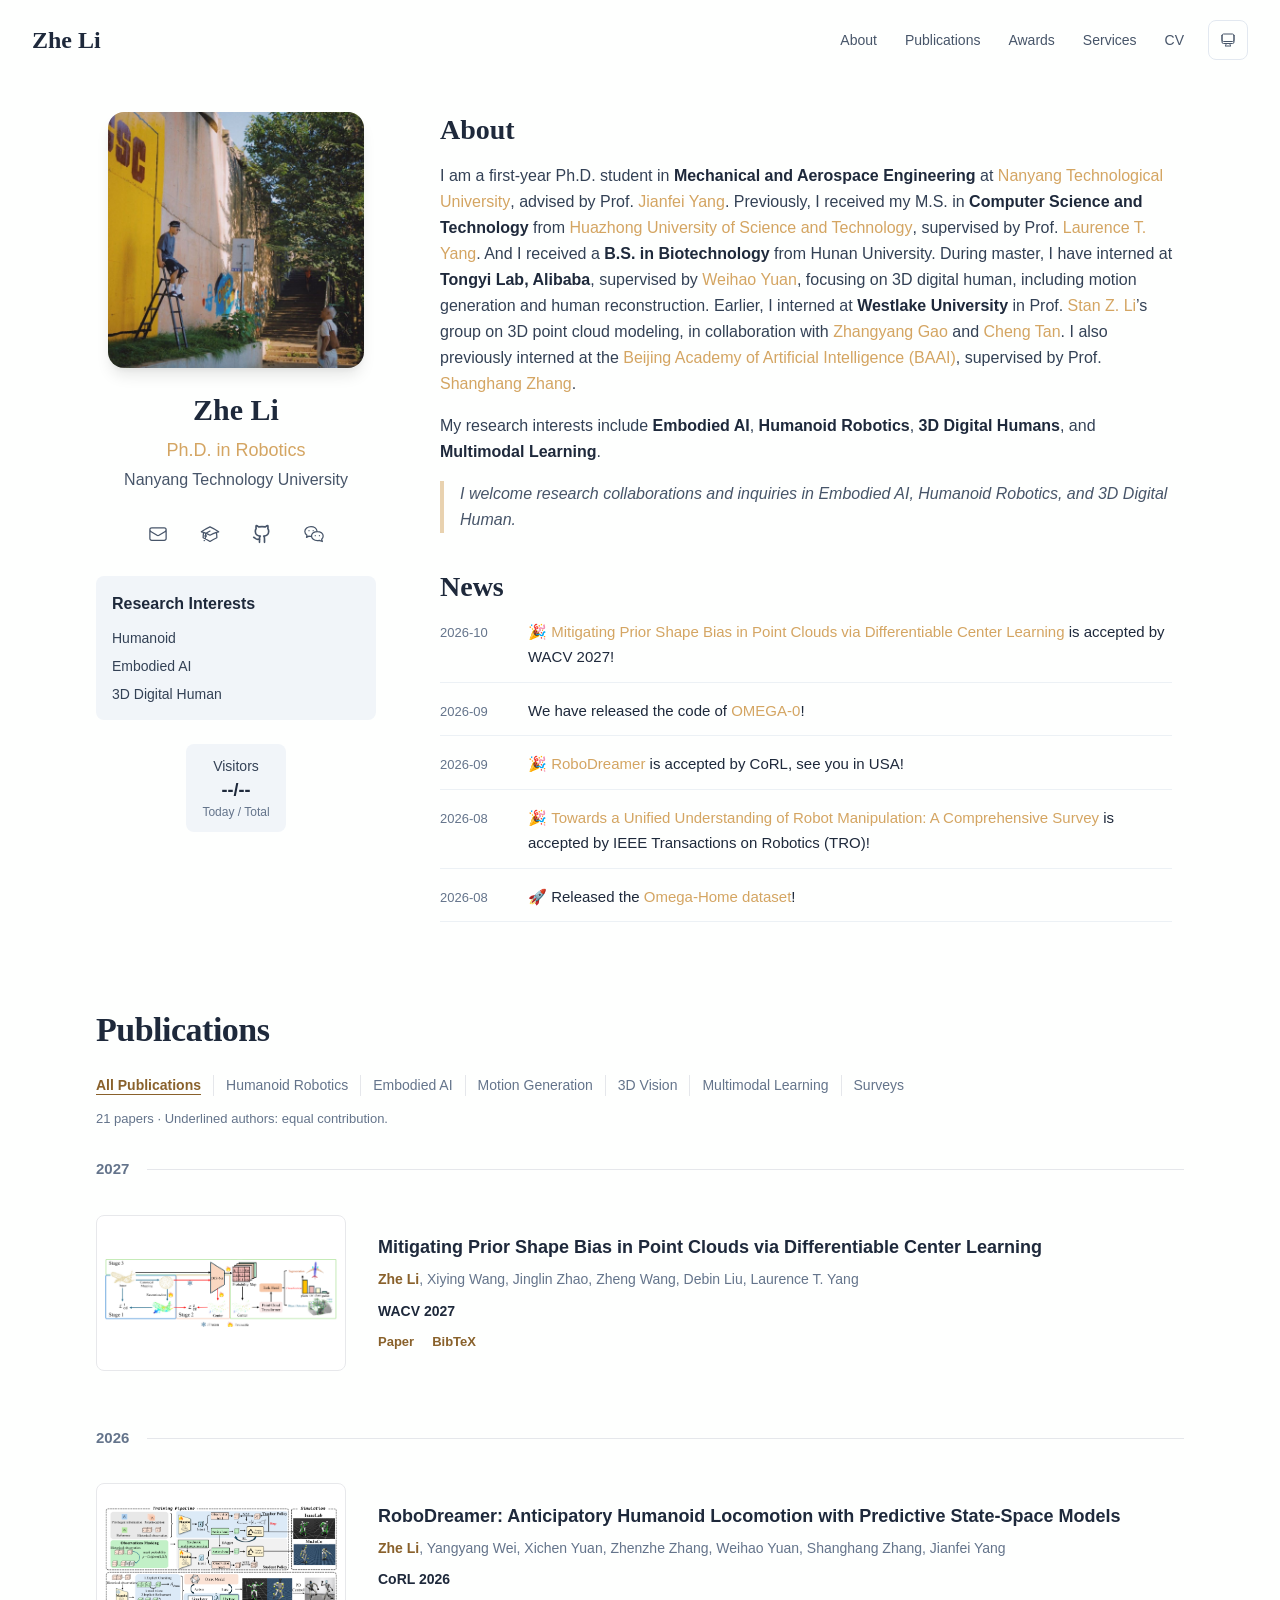
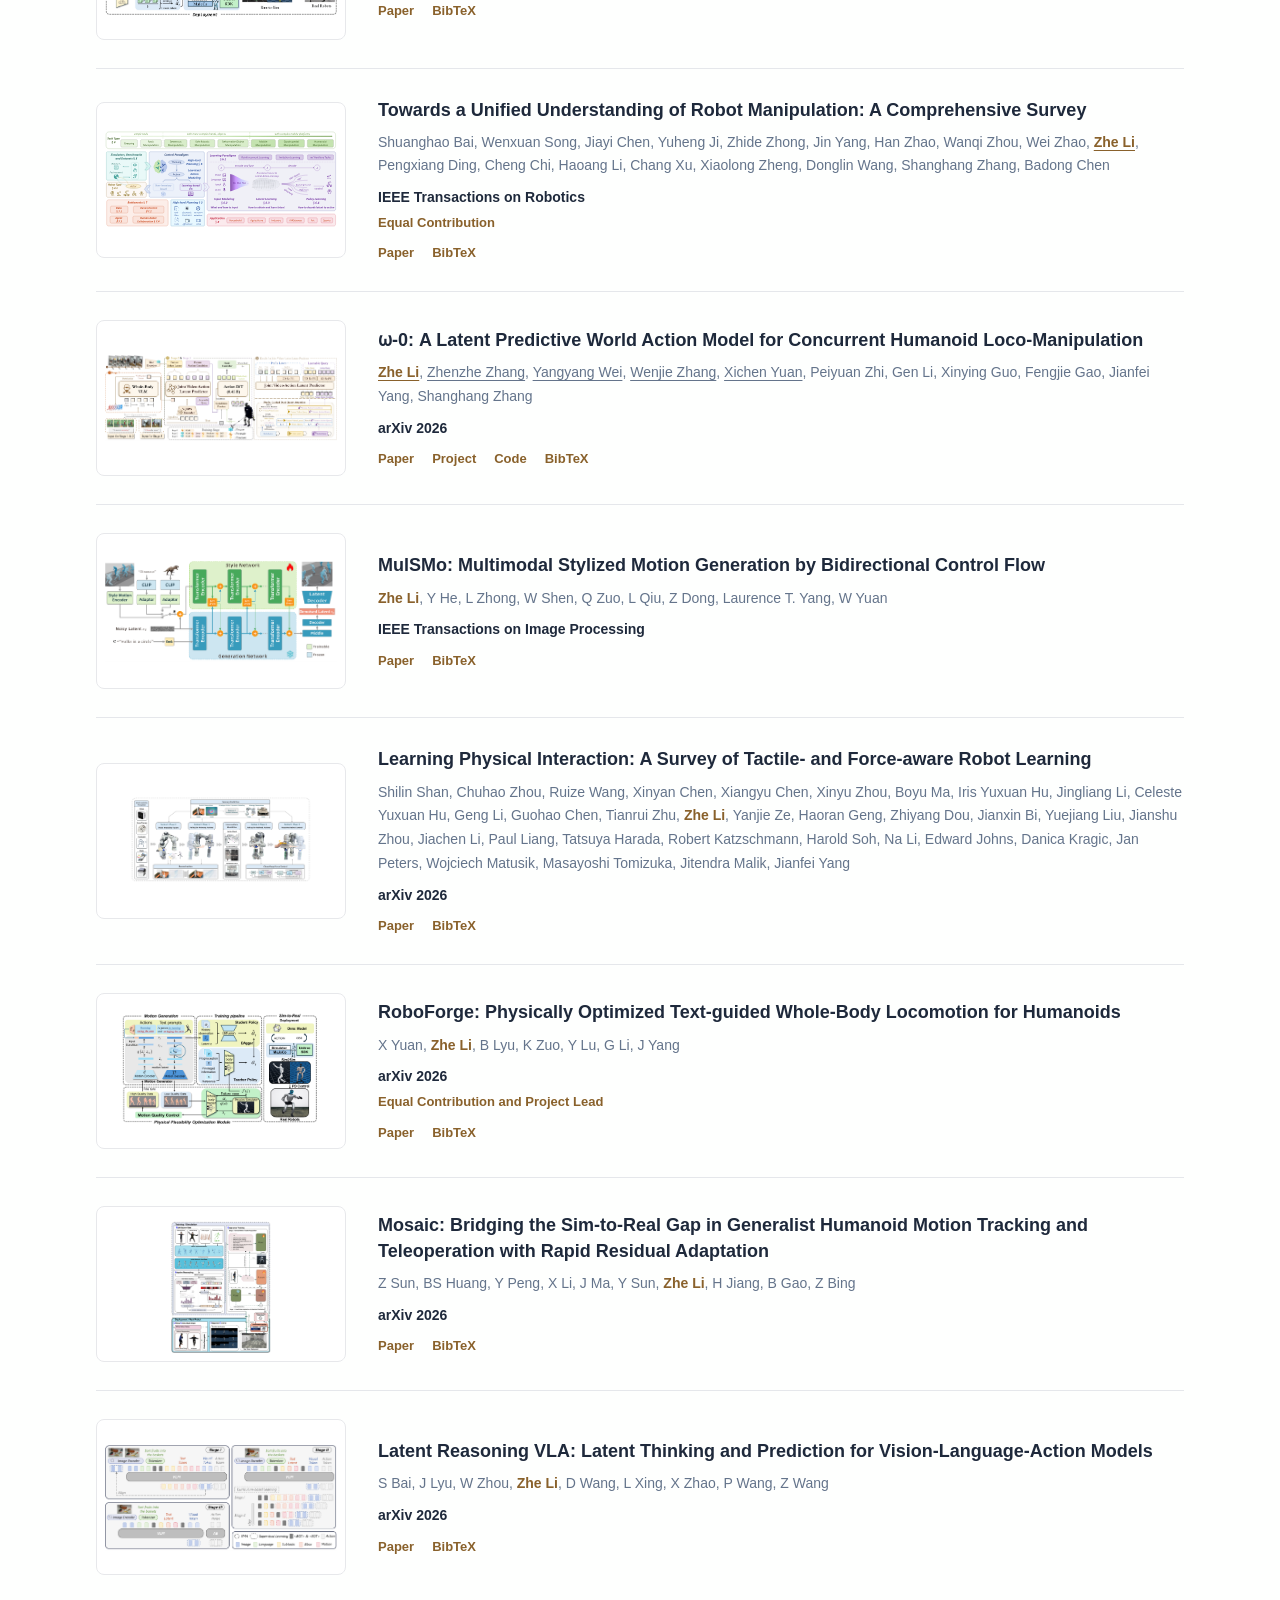
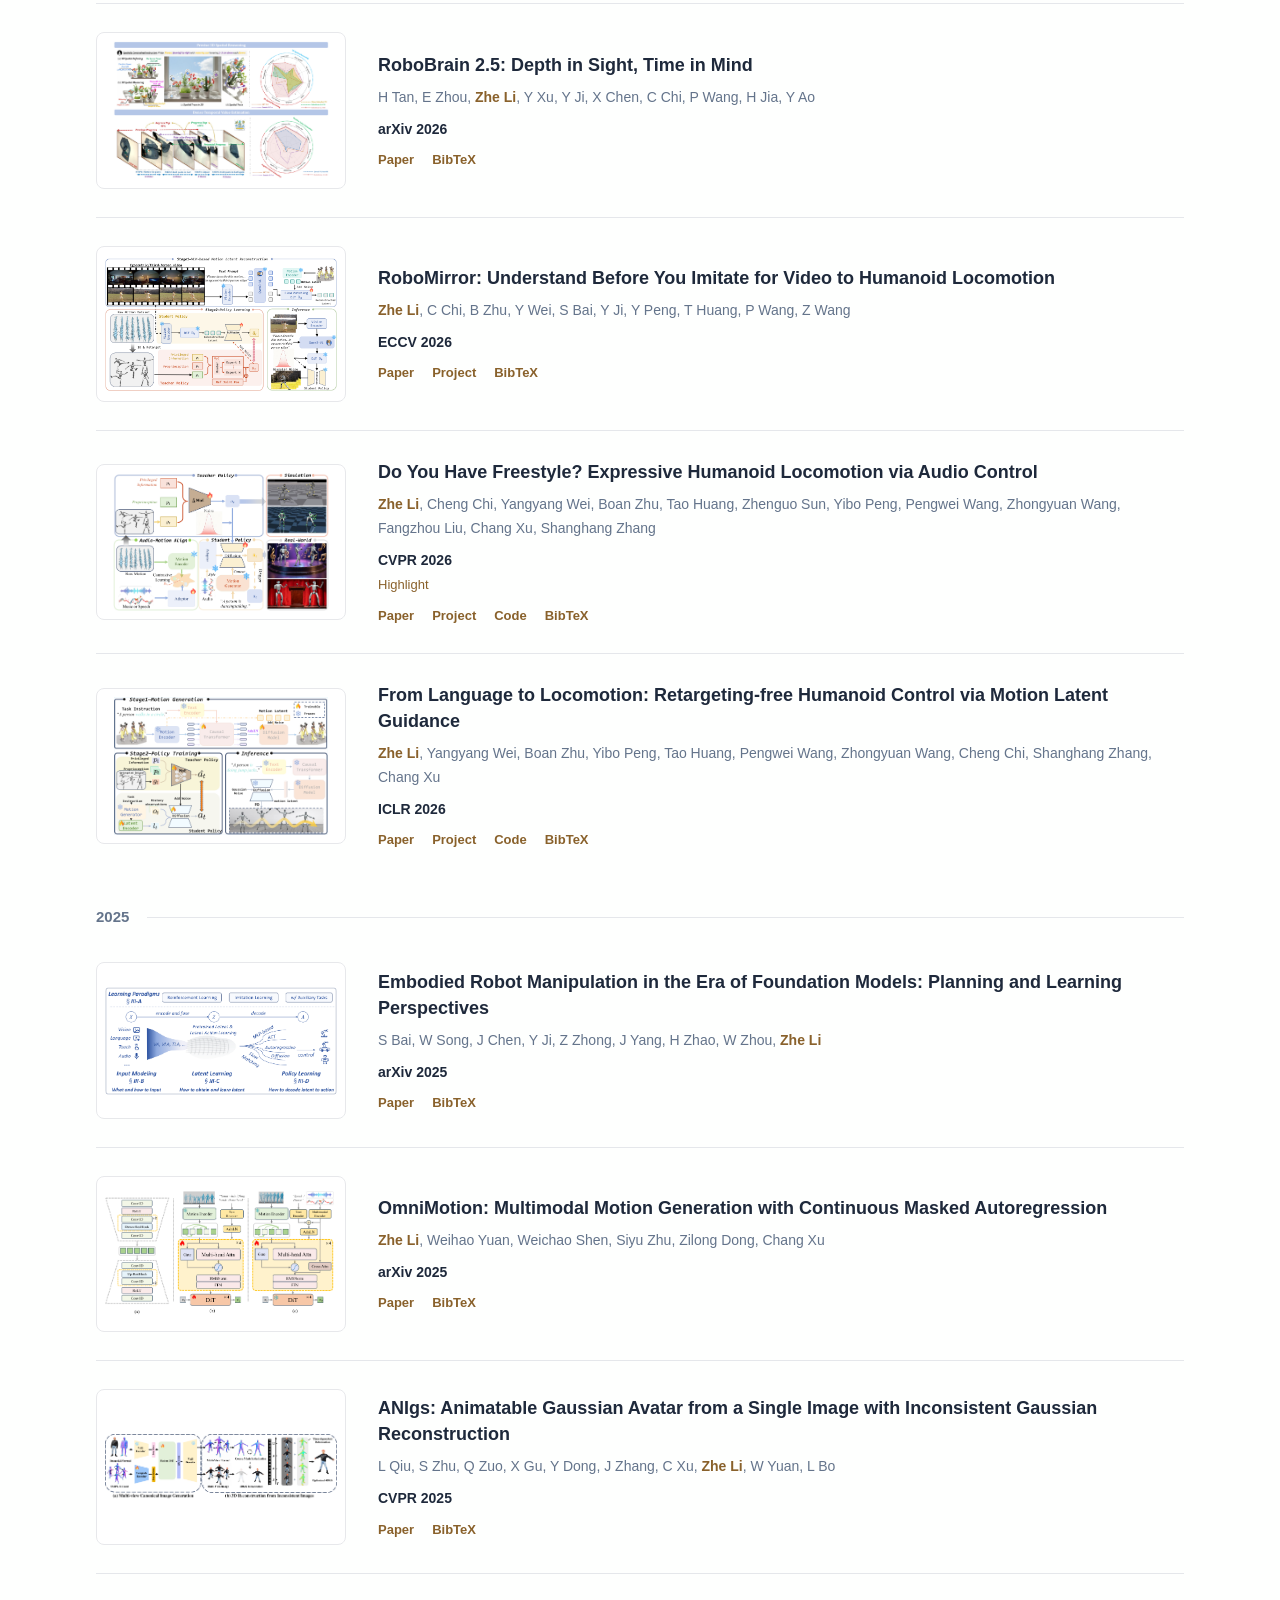
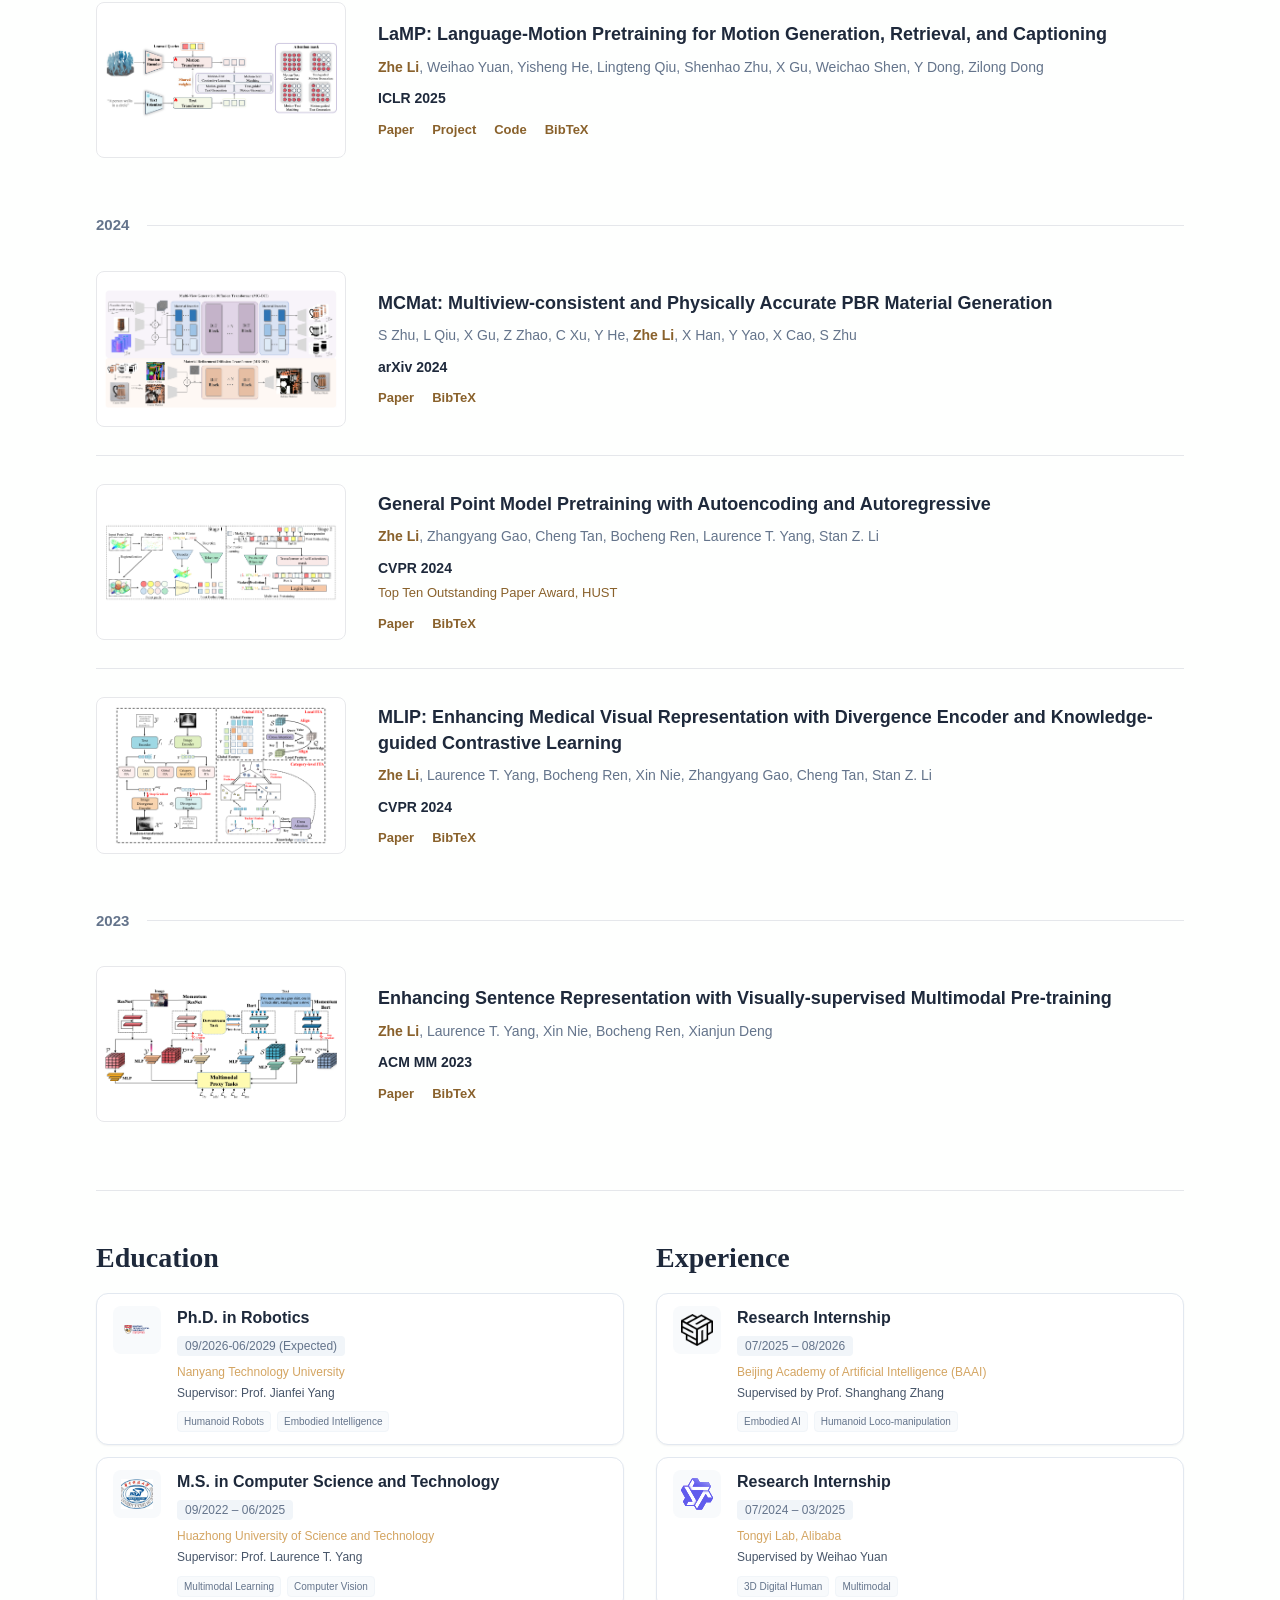
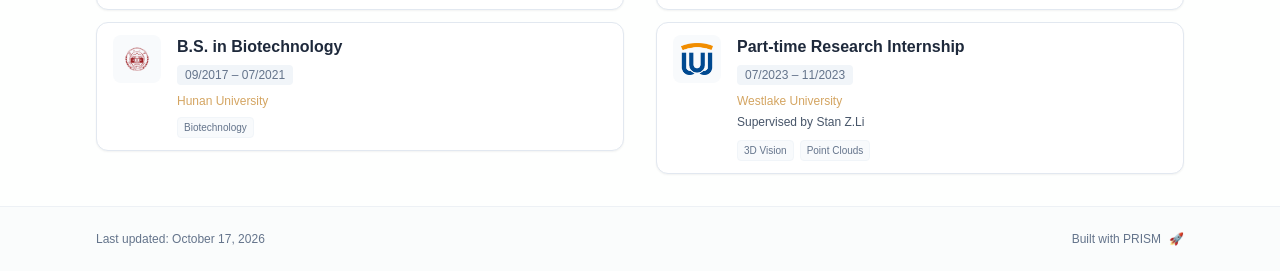
<file: index.html>
<!DOCTYPE html><html lang="en" class="scroll-smooth"><head><meta charSet="utf-8"/><meta name="viewport" content="width=device-width, initial-scale=1"/><link rel="preload" as="image" href="/logos/main.jpg"/><link rel="preload" as="image" href="/logos/NTU.svg"/><link rel="preload" as="image" href="/logos/hust.webp"/><link rel="preload" as="image" href="/logos/hnu.png"/><link rel="preload" as="image" href="/logos/baai-2.png"/><link rel="preload" as="image" href="/logos/tongyi-logo.svg"/><link rel="preload" as="image" href="/logos/westlake.png"/><link rel="stylesheet" href="/_next/static/css/ba6c14496e7915f1.css" data-precedence="next"/><link rel="preload" as="script" fetchPriority="low" href="/_next/static/chunks/webpack-679b75d1c4c2027c.js"/><script src="/_next/static/chunks/4bd1b696-70b6d399998de86a.js" async=""></script><script src="/_next/static/chunks/684-5aaa8290a129f299.js" async=""></script><script src="/_next/static/chunks/main-app-26427153d4f0dc2d.js" async=""></script><script src="/_next/static/chunks/461-a9a5d7b05a71d978.js" async=""></script><script src="/_next/static/chunks/874-6cc630662f3664af.js" async=""></script><script src="/_next/static/chunks/291-e39730cc9327e39b.js" async=""></script><script src="/_next/static/chunks/app/layout-bfe12c323d325dc7.js" async=""></script><script src="/_next/static/chunks/356-392387ec7740871c.js" async=""></script><script src="/_next/static/chunks/582-200b6347c5bfeb0f.js" async=""></script><script src="/_next/static/chunks/app/page-4dd1308dad865fe2.js" async=""></script><link rel="icon" href="/favicon.svg" type="image/svg+xml"/><link rel="dns-prefetch" href="https://jialeliu.com"/><link rel="preconnect" href="https://jialeliu.com" crossorigin=""/><link rel="preload" as="font" type="font/woff2" href="https://jialeliu.com/fonts/georgiab.woff2" crossorigin=""/><script>
              try {
                const theme = localStorage.getItem('theme-storage');
                const parsed = theme ? JSON.parse(theme) : null;
                const setting = parsed?.state?.theme || 'system';
                const prefersDark = typeof window !== 'undefined' && window.matchMedia && window.matchMedia('(prefers-color-scheme: dark)').matches;
                const effective = setting === 'dark' ? 'dark' : (setting === 'light' ? 'light' : (prefersDark ? 'dark' : 'light'));
                var root = document.documentElement;
                root.classList.add(effective);
                root.setAttribute('data-theme', effective);
              } catch (e) {
                var root = document.documentElement;
                root.classList.add('light');
                root.setAttribute('data-theme', 'light');
              }
            </script><script>
    try {
      const cfg = {"enabled":true,"locales":["en"],"defaultLocale":"en","mode":"auto","fixedLocale":"en","persist":true,"switcher":true,"labels":{"en":"English"}};
      const storageKey = 'locale-storage';
      const normalize = (value) => typeof value === 'string' ? value.trim().replace('_', '-').toLowerCase() : '';
      const matchLocale = (candidate) => {
        const normalized = normalize(candidate);
        if (!normalized) return null;
        if (cfg.locales.includes(normalized)) return normalized;
        const language = normalized.split('-')[0];
        if (cfg.locales.includes(language)) return language;
        return null;
      };

      let resolved = null;

      if (cfg.persist) {
        resolved = matchLocale(localStorage.getItem(storageKey));
      }

      if (!resolved) {
        if (cfg.mode === 'fixed') {
          resolved = cfg.fixedLocale;
        } else {
          resolved = matchLocale(navigator.language);
        }
      }

      if (!resolved) {
        resolved = cfg.defaultLocale;
      }

      const root = document.documentElement;
      root.lang = resolved;
      root.setAttribute('data-locale', resolved);

      if (cfg.persist) {
        localStorage.setItem(storageKey, resolved);
      }
    } catch (e) {
      const root = document.documentElement;
      root.lang = 'en';
      root.setAttribute('data-locale', 'en');
    }
  </script><title>Zhe Li</title><meta name="description" content="Graduate researcher in computer science, focusing on humanoid robotics, locomotion, and multimodal motion generation."/><meta name="author" content="Zhe Li"/><meta name="keywords" content="Zhe Li,PhD,Research,Nanyang Technology University"/><meta name="creator" content="Zhe Li"/><meta name="publisher" content="Zhe Li"/><meta property="og:title" content="Zhe Li"/><meta property="og:description" content="Graduate researcher in computer science, focusing on humanoid robotics, locomotion, and multimodal motion generation."/><meta property="og:site_name" content="Zhe Li&#x27;s Academic Website"/><meta property="og:locale" content="en_US"/><meta property="og:type" content="website"/><meta name="twitter:card" content="summary"/><meta name="twitter:title" content="Zhe Li"/><meta name="twitter:description" content="Graduate researcher in computer science, focusing on humanoid robotics, locomotion, and multimodal motion generation."/><link rel="icon" href="/favicon.svg"/><link rel="apple-touch-icon" href="/apple-touch-icon.png" sizes="180x180" type="image/png"/><script>document.querySelectorAll('body link[rel="icon"], body link[rel="apple-touch-icon"]').forEach(el => document.head.appendChild(el))</script><script src="/_next/static/chunks/polyfills-42372ed130431b0a.js" noModule=""></script></head><body class="font-sans antialiased"><div style="visibility:hidden"><nav class="fixed top-0 left-0 right-0 z-50" data-headlessui-state=""><div class="transition-all duration-300 ease-out bg-transparent" style="transform:translateY(-100px)"><div class="max-w-7xl mx-auto px-4 sm:px-6 lg:px-8"><div class="flex justify-between items-center h-16 lg:h-20"><div class="flex-shrink-0" tabindex="0"><a class="text-xl lg:text-2xl font-serif font-semibold text-primary hover:text-accent transition-colors duration-200" href="/">Zhe Li</a></div><div class="hidden lg:block"><div class="ml-10 flex items-center space-x-3"><div class="relative flex items-baseline space-x-1"><a data-nav-href="/" class="relative px-3 py-2 text-sm font-medium rounded-lg transition-colors duration-150 text-primary" href="/">About</a><a data-nav-href="/#publications" class="relative px-3 py-2 text-sm font-medium rounded-lg transition-colors duration-150 text-neutral-600" href="/#publications">Publications</a><a data-nav-href="/awards" class="relative px-3 py-2 text-sm font-medium rounded-lg transition-colors duration-150 text-neutral-600" href="/awards/">Awards</a><a data-nav-href="/services" class="relative px-3 py-2 text-sm font-medium rounded-lg transition-colors duration-150 text-neutral-600" href="/services/">Services</a><a data-nav-href="/Zhe_Li_CV.pdf" class="relative px-3 py-2 text-sm font-medium rounded-lg transition-colors duration-150 text-neutral-600" href="/Zhe_Li_CV.pdf" target="_blank" rel="noopener noreferrer">CV</a></div><div class="flex items-center justify-center w-10 h-10 rounded-lg border border-neutral-200 dark:border-[rgba(148,163,184,0.24)] bg-background dark:bg-neutral-800"><div class="w-4 h-4 rounded-full bg-neutral-300 animate-pulse"></div></div></div></div><div class="lg:hidden flex items-center space-x-2"><div class="flex items-center justify-center w-10 h-10 rounded-lg border border-neutral-200 dark:border-[rgba(148,163,184,0.24)] bg-background dark:bg-neutral-800"><div class="w-4 h-4 rounded-full bg-neutral-300 animate-pulse"></div></div><button class="inline-flex items-center justify-center p-2 rounded-md text-neutral-600 hover:text-primary hover:bg-neutral-100 dark:hover:bg-neutral-800 focus:outline-none focus:ring-2 focus:ring-inset focus:ring-accent transition-colors duration-200" id="headlessui-disclosure-button-«R7pdb»" type="button" aria-expanded="false" data-headlessui-state=""><span class="sr-only">Open main menu</span><div><svg xmlns="http://www.w3.org/2000/svg" fill="none" viewBox="0 0 24 24" stroke-width="1.5" stroke="currentColor" aria-hidden="true" data-slot="icon" class="block h-6 w-6"><path stroke-linecap="round" stroke-linejoin="round" d="M3.75 6.75h16.5M3.75 12h16.5m-16.5 5.25h16.5"></path></svg></div></button></div></div></div></div></nav><main class="min-h-screen pt-16 lg:pt-20"><div class="max-w-6xl mx-auto px-4 sm:px-6 lg:px-8 py-8 bg-background min-h-screen homepage"><div class="homepage-intro"><aside class="homepage-profile"><div class="sticky top-8" style="opacity:0;transform:translateY(20px)"><div class="w-64 h-64 mx-auto mb-6 rounded-2xl overflow-hidden shadow-lg hover:shadow-xl transition-all duration-200 hover:scale-105"><img alt="Zhe Li" class="w-full h-full object-cover object-[32%_center]" data-nimg="1" decoding="async" height="256" src="/logos/main.jpg" style="color:transparent" width="256"/></div><div class="text-center mb-6"><h1 class="text-3xl font-serif font-bold text-primary mb-2">Zhe Li</h1><p class="text-lg text-accent font-medium mb-1">Ph.D. in Robotics</p><p class="text-neutral-600 mb-2">Nanyang Technology University</p></div><div class="flex flex-wrap justify-center gap-3 sm:gap-4 mb-6 relative px-2"><div class="relative"><button aria-label="Email" class="p-2 sm:p-2 transition-colors duration-200 text-neutral-600 dark:text-neutral-400 hover:text-accent"><svg aria-hidden="true" class="h-5 w-5" data-slot="icon" fill="none" stroke="currentColor" stroke-width="1.5" viewbox="0 0 24 24" xmlns="http://www.w3.org/2000/svg"><path d="M21.75 6.75v10.5a2.25 2.25 0 0 1-2.25 2.25h-15a2.25 2.25 0 0 1-2.25-2.25V6.75m19.5 0A2.25 2.25 0 0 0 19.5 4.5h-15a2.25 2.25 0 0 0-2.25 2.25m19.5 0v.243a2.25 2.25 0 0 1-1.07 1.916l-7.5 4.615a2.25 2.25 0 0 1-2.36 0L3.32 8.91a2.25 2.25 0 0 1-1.07-1.916V6.75" stroke-linecap="round" stroke-linejoin="round"></path></svg></button></div><a aria-label="Google Scholar" class="p-2 sm:p-2 text-neutral-600 dark:text-neutral-400 hover:text-accent transition-colors duration-200" href="https://scholar.google.com/citations?hl=en&amp;user=U8f81zQAAAAJ" rel="noopener noreferrer" target="_blank"><svg aria-hidden="true" class="h-5 w-5" data-slot="icon" fill="none" stroke="currentColor" stroke-width="1.5" viewbox="0 0 24 24" xmlns="http://www.w3.org/2000/svg"><path d="M4.26 10.147a60.438 60.438 0 0 0-.491 6.347A48.62 48.62 0 0 1 12 20.904a48.62 48.62 0 0 1 8.232-4.41 60.46 60.46 0 0 0-.491-6.347m-15.482 0a50.636 50.636 0 0 0-2.658-.813A59.906 59.906 0 0 1 12 3.493a59.903 59.903 0 0 1 10.399 5.84c-.896.248-1.783.52-2.658.814m-15.482 0A50.717 50.717 0 0 1 12 13.489a50.702 50.702 0 0 1 7.74-3.342M6.75 15a.75.75 0 1 0 0-1.5.75.75 0 0 0 0 1.5Zm0 0v-3.675A55.378 55.378 0 0 1 12 8.443m-7.007 11.55A5.981 5.981 0 0 0 6.75 15.75v-1.5" stroke-linecap="round" stroke-linejoin="round"></path></svg></a><a aria-label="GitHub" class="p-2 sm:p-2 text-neutral-600 dark:text-neutral-400 hover:text-accent transition-colors duration-200" href="https://github.com/gentlefress" rel="noopener noreferrer" target="_blank"><svg aria-hidden="true" class="lucide lucide-github h-5 w-5" fill="none" height="24" stroke="currentColor" stroke-linecap="round" stroke-linejoin="round" stroke-width="2" viewbox="0 0 24 24" width="24" xmlns="http://www.w3.org/2000/svg"><path d="M15 22v-4a4.8 4.8 0 0 0-1-3.5c3 0 6-2 6-5.5.08-1.25-.27-2.48-1-3.5.28-1.15.28-2.35 0-3.5 0 0-1 0-3 1.5-2.64-.5-5.36-.5-8 0C6 2 5 2 5 2c-.3 1.15-.3 2.35 0 3.5A5.403 5.403 0 0 0 4 9c0 3.5 3 5.5 6 5.5-.39.49-.68 1.05-.85 1.65-.17.6-.22 1.23-.15 1.85v4"></path><path d="M9 18c-4.51 2-5-2-7-2"></path></svg></a><button aria-controls="wechat-qr-dialog" aria-haspopup="dialog" aria-label="WeChat" class="p-2 sm:p-2 text-neutral-600 dark:text-neutral-400 hover:text-accent transition-colors duration-200" title="WeChat" type="button"><svg aria-hidden="true" class="h-5 w-5" fill="none" stroke="currentColor" stroke-linecap="round" stroke-linejoin="round" stroke-width="1.5" viewbox="0 0 24 24" xmlns="http://www.w3.org/2000/svg"><path d="M15.6 8.4C15.2 5.3 12 3 8.4 3 4.3 3 1 5.7 1 9c0 1.8 1 3.4 2.6 4.5L3 16l3-1.5c.6.2 1.4.4 2.2.4M23 14.5c0-3-3.1-5.5-7-5.5s-7 2.5-7 5.5 3.1 5.5 7 5.5c.8 0 1.6-.1 2.3-.3L22 21l-.8-2.7c1.1-1 1.8-2.4 1.8-3.8Z"></path><circle cx="6" cy="8" fill="currentColor" r="0.75" stroke="none"></circle><circle cx="11" cy="8" fill="currentColor" r="0.75" stroke="none"></circle><circle cx="13.5" cy="14" fill="currentColor" r="0.75" stroke="none"></circle><circle cx="18.5" cy="14" fill="currentColor" r="0.75" stroke="none"></circle></svg></button></div><div class="bg-neutral-100 dark:bg-neutral-800 rounded-lg p-4 mb-6 hover:shadow-lg transition-all duration-200 hover:scale-[1.02]"><h3 class="font-semibold text-primary mb-3">Research Interests</h3><div class="space-y-2 text-sm text-neutral-700 dark:text-neutral-500"><div>Humanoid</div><div>Embodied AI</div><div>3D Digital Human</div></div></div><div class="flex justify-center"><div class="rounded-lg bg-neutral-100 dark:bg-neutral-800 px-4 py-3 text-center" id="visitor-counter" role="status" title="Unique visitors today / cumulative visitors. Repeat visits on the same day are deduplicated by the statistics service."><p class="text-sm font-medium text-neutral-700 dark:text-neutral-400">Visitors</p><p class="text-lg font-semibold text-primary tabular-nums"><span>--</span>/<span>--</span></p><p class="text-xs text-neutral-500">Today / Total</p></div></div></div></aside><div class="homepage-overview"><section id="about" class="scroll-mt-24"><section style="opacity:0;transform:translateY(20px)"><h2 class="text-2xl font-serif font-bold text-primary mb-4">About</h2><div class="text-neutral-700 dark:text-neutral-600 leading-relaxed"><p class="mb-4 last:mb-0">I am a first-year Ph.D. student in <strong class="font-semibold text-primary">Mechanical and Aerospace Engineering</strong> at <a class="text-accent font-medium transition-all duration-200 rounded hover:bg-accent/10 hover:shadow-sm" href="https://www.ntu.edu.sg" node="[object Object]" rel="noopener noreferrer" target="_blank">Nanyang Technological University</a>, advised by Prof. <a class="text-accent font-medium transition-all duration-200 rounded hover:bg-accent/10 hover:shadow-sm" href="https://marsyang.site" node="[object Object]" rel="noopener noreferrer" target="_blank">Jianfei Yang</a>. Previously, I received my M.S. in <strong class="font-semibold text-primary">Computer Science and Technology</strong> from <a class="text-accent font-medium transition-all duration-200 rounded hover:bg-accent/10 hover:shadow-sm" href="https://www.hust.edu.cn" node="[object Object]" rel="noopener noreferrer" target="_blank">Huazhong University of Science and Technology</a>, supervised by Prof. <a class="text-accent font-medium transition-all duration-200 rounded hover:bg-accent/10 hover:shadow-sm" href="https://scholar.google.com/citations?user=a39Yz5cAAAAJ&amp;hl=en" node="[object Object]" rel="noopener noreferrer" target="_blank">Laurence T. Yang</a>. And I received a <strong class="font-semibold text-primary">B.S. in Biotechnology</strong> from Hunan University. During master, I have interned at <strong class="font-semibold text-primary">Tongyi Lab, Alibaba</strong>, supervised by <a class="text-accent font-medium transition-all duration-200 rounded hover:bg-accent/10 hover:shadow-sm" href="https://www.weihao-yuan.com" node="[object Object]" rel="noopener noreferrer" target="_blank">Weihao Yuan</a>, focusing on 3D digital human, including motion generation and human reconstruction. Earlier, I interned at <strong class="font-semibold text-primary">Westlake University</strong> in Prof. <a class="text-accent font-medium transition-all duration-200 rounded hover:bg-accent/10 hover:shadow-sm" href="https://www.westlake.edu.cn/faculty/stan-zq-li.html" node="[object Object]" rel="noopener noreferrer" target="_blank">Stan Z. Li</a>’s group on 3D point cloud modeling, in collaboration with <a class="text-accent font-medium transition-all duration-200 rounded hover:bg-accent/10 hover:shadow-sm" href="https://gaozhangyang.github.io" node="[object Object]" rel="noopener noreferrer" target="_blank">Zhangyang Gao</a> and <a class="text-accent font-medium transition-all duration-200 rounded hover:bg-accent/10 hover:shadow-sm" href="https://chengtan9907.github.io" node="[object Object]" rel="noopener noreferrer" target="_blank">Cheng Tan</a>. I also previously interned at the <a class="text-accent font-medium transition-all duration-200 rounded hover:bg-accent/10 hover:shadow-sm" href="https://www.baai.ac.cn" node="[object Object]" rel="noopener noreferrer" target="_blank">Beijing Academy of Artificial Intelligence (BAAI)</a>, supervised by Prof. <a class="text-accent font-medium transition-all duration-200 rounded hover:bg-accent/10 hover:shadow-sm" href="https://www.ai.pku.edu.cn/en/info/1459/2068.htm" node="[object Object]" rel="noopener noreferrer" target="_blank">Shanghang Zhang</a>.</p>
<p class="mb-4 last:mb-0">My research interests include <strong class="font-semibold text-primary">Embodied AI</strong>, <strong class="font-semibold text-primary">Humanoid Robotics</strong>, <strong class="font-semibold text-primary">3D Digital Humans</strong>, and <strong class="font-semibold text-primary">Multimodal Learning</strong>.</p>
<blockquote class="border-l-4 border-accent/50 pl-4 italic my-4 text-neutral-600 dark:text-neutral-500">
<p class="mb-4 last:mb-0">I welcome research collaborations and inquiries in Embodied AI, Humanoid Robotics, and 3D Digital Human.</p>
</blockquote></div></section></section><section id="news" class="scroll-mt-24"><section style="opacity:0;transform:translateY(20px)"><h2 class="text-3xl sm:text-4xl font-serif font-bold text-primary mb-4">News</h2><div class="max-h-80 sm:max-h-96 overflow-y-auto overscroll-y-contain scroll-smooth rounded-xl border border-neutral-200/90 dark:border-neutral-700/80 bg-neutral-50/60 dark:bg-neutral-900/30 px-4 py-3 pr-2"><ul class="space-y-4 pr-1"><li class="flex flex-col gap-1 sm:flex-row sm:items-start sm:gap-4 border-b border-neutral-200/60 pb-4 last:border-b-0 last:pb-0 dark:border-neutral-700/50"><span class="text-sm sm:text-base text-neutral-500 sm:w-24 sm:flex-shrink-0 font-medium tabular-nums">2026-10</span><div class="text-base sm:text-lg text-neutral-800 dark:text-neutral-200 leading-relaxed min-w-0"><span class="inline">🎉 <a class="text-accent font-medium underline-offset-2 hover:underline" href="https://arxiv.org/abs/2402.02088" node="[object Object]" rel="noopener noreferrer" target="_blank">Mitigating Prior Shape Bias in Point Clouds via Differentiable Center Learning</a> is accepted by WACV 2027!</span></div></li><li class="flex flex-col gap-1 sm:flex-row sm:items-start sm:gap-4 border-b border-neutral-200/60 pb-4 last:border-b-0 last:pb-0 dark:border-neutral-700/50"><span class="text-sm sm:text-base text-neutral-500 sm:w-24 sm:flex-shrink-0 font-medium tabular-nums">2026-09</span><div class="text-base sm:text-lg text-neutral-800 dark:text-neutral-200 leading-relaxed min-w-0"><span class="inline">We have released the code of <a class="text-accent font-medium underline-offset-2 hover:underline" href="https://github.com/gentlefress/OMEGA-0" node="[object Object]" rel="noopener noreferrer" target="_blank">OMEGA-0</a>!</span></div></li><li class="flex flex-col gap-1 sm:flex-row sm:items-start sm:gap-4 border-b border-neutral-200/60 pb-4 last:border-b-0 last:pb-0 dark:border-neutral-700/50"><span class="text-sm sm:text-base text-neutral-500 sm:w-24 sm:flex-shrink-0 font-medium tabular-nums">2026-09</span><div class="text-base sm:text-lg text-neutral-800 dark:text-neutral-200 leading-relaxed min-w-0"><span class="inline">🎉 <a class="text-accent font-medium underline-offset-2 hover:underline" href="https://arxiv.org/pdf/2609.07096" node="[object Object]" rel="noopener noreferrer" target="_blank">RoboDreamer</a> is accepted by CoRL, see you in USA!</span></div></li><li class="flex flex-col gap-1 sm:flex-row sm:items-start sm:gap-4 border-b border-neutral-200/60 pb-4 last:border-b-0 last:pb-0 dark:border-neutral-700/50"><span class="text-sm sm:text-base text-neutral-500 sm:w-24 sm:flex-shrink-0 font-medium tabular-nums">2026-08</span><div class="text-base sm:text-lg text-neutral-800 dark:text-neutral-200 leading-relaxed min-w-0"><span class="inline">🎉 <a class="text-accent font-medium underline-offset-2 hover:underline" href="https://scholar.google.com/citations?view_op=view_citation&amp;hl=zh-CN&amp;user=xhd94DIAAAAJ&amp;sortby=pubdate&amp;citation_for_view=xhd94DIAAAAJ:aqlVkmm33-oC" node="[object Object]" rel="noopener noreferrer" target="_blank">Towards a Unified Understanding of Robot Manipulation: A Comprehensive Survey</a> is accepted by IEEE Transactions on Robotics (TRO)!</span></div></li><li class="flex flex-col gap-1 sm:flex-row sm:items-start sm:gap-4 border-b border-neutral-200/60 pb-4 last:border-b-0 last:pb-0 dark:border-neutral-700/50"><span class="text-sm sm:text-base text-neutral-500 sm:w-24 sm:flex-shrink-0 font-medium tabular-nums">2026-08</span><div class="text-base sm:text-lg text-neutral-800 dark:text-neutral-200 leading-relaxed min-w-0"><span class="inline">🚀 Released the <a class="text-accent font-medium underline-offset-2 hover:underline" href="https://huggingface.co/datasets/keycharon/omega-HOME" node="[object Object]" rel="noopener noreferrer" target="_blank">Omega-Home dataset</a>!</span></div></li><li class="flex flex-col gap-1 sm:flex-row sm:items-start sm:gap-4 border-b border-neutral-200/60 pb-4 last:border-b-0 last:pb-0 dark:border-neutral-700/50"><span class="text-sm sm:text-base text-neutral-500 sm:w-24 sm:flex-shrink-0 font-medium tabular-nums">2026-08</span><div class="text-base sm:text-lg text-neutral-800 dark:text-neutral-200 leading-relaxed min-w-0"><span class="inline">🎉 Our new work <a class="text-accent font-medium underline-offset-2 hover:underline" href="https://gentlefress.github.io/OMEGA-0_page/" node="[object Object]" rel="noopener noreferrer" target="_blank">ω-0</a> is released now!</span></div></li><li class="flex flex-col gap-1 sm:flex-row sm:items-start sm:gap-4 border-b border-neutral-200/60 pb-4 last:border-b-0 last:pb-0 dark:border-neutral-700/50"><span class="text-sm sm:text-base text-neutral-500 sm:w-24 sm:flex-shrink-0 font-medium tabular-nums">2026-08</span><div class="text-base sm:text-lg text-neutral-800 dark:text-neutral-200 leading-relaxed min-w-0"><span class="inline">🎉 Our new survey about <em>Tactile</em> and <em>Force-awareness</em> for robot is released on <a class="text-accent font-medium underline-offset-2 hover:underline" href="https://arxiv.org/abs/2608.07558" node="[object Object]" rel="noopener noreferrer" target="_blank">arXiv</a> now!</span></div></li><li class="flex flex-col gap-1 sm:flex-row sm:items-start sm:gap-4 border-b border-neutral-200/60 pb-4 last:border-b-0 last:pb-0 dark:border-neutral-700/50"><span class="text-sm sm:text-base text-neutral-500 sm:w-24 sm:flex-shrink-0 font-medium tabular-nums">2026-07</span><div class="text-base sm:text-lg text-neutral-800 dark:text-neutral-200 leading-relaxed min-w-0"><span class="inline">🎉 <a class="text-accent font-medium underline-offset-2 hover:underline" href="https://arxiv.org/abs/2412.09901" node="[object Object]" rel="noopener noreferrer" target="_blank">MulSMo</a> is accepted by IEEE Transactions on Image Processing (TIP)!</span></div></li><li class="flex flex-col gap-1 sm:flex-row sm:items-start sm:gap-4 border-b border-neutral-200/60 pb-4 last:border-b-0 last:pb-0 dark:border-neutral-700/50"><span class="text-sm sm:text-base text-neutral-500 sm:w-24 sm:flex-shrink-0 font-medium tabular-nums">2026-06</span><div class="text-base sm:text-lg text-neutral-800 dark:text-neutral-200 leading-relaxed min-w-0"><span class="inline">🎉 <a class="text-accent font-medium underline-offset-2 hover:underline" href="https://gentlefress.github.io/RoboMirror-proj/" node="[object Object]" rel="noopener noreferrer" target="_blank">RoboMirror</a> is accepted by ECCV 2026!</span></div></li><li class="flex flex-col gap-1 sm:flex-row sm:items-start sm:gap-4 border-b border-neutral-200/60 pb-4 last:border-b-0 last:pb-0 dark:border-neutral-700/50"><span class="text-sm sm:text-base text-neutral-500 sm:w-24 sm:flex-shrink-0 font-medium tabular-nums">2026-04</span><div class="text-base sm:text-lg text-neutral-800 dark:text-neutral-200 leading-relaxed min-w-0"><span class="inline">🌟 <a class="text-accent font-medium underline-offset-2 hover:underline" href="https://gentlefress.github.io/RoboPerform-proj/" node="[object Object]" rel="noopener noreferrer" target="_blank">RoboPerform</a> is selected as CVPR 2026 Highlight Paper (2.98%)!</span></div></li><li class="flex flex-col gap-1 sm:flex-row sm:items-start sm:gap-4 border-b border-neutral-200/60 pb-4 last:border-b-0 last:pb-0 dark:border-neutral-700/50"><span class="text-sm sm:text-base text-neutral-500 sm:w-24 sm:flex-shrink-0 font-medium tabular-nums">2026-02</span><div class="text-base sm:text-lg text-neutral-800 dark:text-neutral-200 leading-relaxed min-w-0"><span class="inline">🎉 <a class="text-accent font-medium underline-offset-2 hover:underline" href="https://gentlefress.github.io/RoboPerform-proj/" node="[object Object]" rel="noopener noreferrer" target="_blank">RoboPerform</a> is accepted by CVPR 2026, see you in Denver, USA!</span></div></li><li class="flex flex-col gap-1 sm:flex-row sm:items-start sm:gap-4 border-b border-neutral-200/60 pb-4 last:border-b-0 last:pb-0 dark:border-neutral-700/50"><span class="text-sm sm:text-base text-neutral-500 sm:w-24 sm:flex-shrink-0 font-medium tabular-nums">2026-01</span><div class="text-base sm:text-lg text-neutral-800 dark:text-neutral-200 leading-relaxed min-w-0"><span class="inline">🎉 <a class="text-accent font-medium underline-offset-2 hover:underline" href="https://gentlefress.github.io/roboghost-proj/" node="[object Object]" rel="noopener noreferrer" target="_blank">RoboGhost</a> is accepted by ICLR 2026, see you in Rio, Brazil!</span></div></li><li class="flex flex-col gap-1 sm:flex-row sm:items-start sm:gap-4 border-b border-neutral-200/60 pb-4 last:border-b-0 last:pb-0 dark:border-neutral-700/50"><span class="text-sm sm:text-base text-neutral-500 sm:w-24 sm:flex-shrink-0 font-medium tabular-nums">2025-07</span><div class="text-base sm:text-lg text-neutral-800 dark:text-neutral-200 leading-relaxed min-w-0"><span class="inline">💼 Research internship at BAAI, focusing on humanoid robotics with Prof. <a class="text-accent font-medium underline-offset-2 hover:underline" href="https://www.ai.pku.edu.cn/en/info/1459/2068.htm" node="[object Object]" rel="noopener noreferrer" target="_blank">Shanghang Zhang</a>.</span></div></li><li class="flex flex-col gap-1 sm:flex-row sm:items-start sm:gap-4 border-b border-neutral-200/60 pb-4 last:border-b-0 last:pb-0 dark:border-neutral-700/50"><span class="text-sm sm:text-base text-neutral-500 sm:w-24 sm:flex-shrink-0 font-medium tabular-nums">2025-06</span><div class="text-base sm:text-lg text-neutral-800 dark:text-neutral-200 leading-relaxed min-w-0"><span class="inline">🏆 Awarded Outstanding Graduate at Huazhong University of Science and Technology.</span></div></li><li class="flex flex-col gap-1 sm:flex-row sm:items-start sm:gap-4 border-b border-neutral-200/60 pb-4 last:border-b-0 last:pb-0 dark:border-neutral-700/50"><span class="text-sm sm:text-base text-neutral-500 sm:w-24 sm:flex-shrink-0 font-medium tabular-nums">2025-02</span><div class="text-base sm:text-lg text-neutral-800 dark:text-neutral-200 leading-relaxed min-w-0"><span class="inline">🎉 One paper is accepted by CVPR 2025, congratulations to <a class="text-accent font-medium underline-offset-2 hover:underline" href="https://lingtengqiu.github.io" node="[object Object]" rel="noopener noreferrer" target="_blank">Lingteng Qiu</a>!</span></div></li><li class="flex flex-col gap-1 sm:flex-row sm:items-start sm:gap-4 border-b border-neutral-200/60 pb-4 last:border-b-0 last:pb-0 dark:border-neutral-700/50"><span class="text-sm sm:text-base text-neutral-500 sm:w-24 sm:flex-shrink-0 font-medium tabular-nums">2025-01</span><div class="text-base sm:text-lg text-neutral-800 dark:text-neutral-200 leading-relaxed min-w-0"><span class="inline">🎉 <a class="text-accent font-medium underline-offset-2 hover:underline" href="https://aigc3d.github.io/LaMP/" node="[object Object]" rel="noopener noreferrer" target="_blank">LaMP</a> is accepted by ICLR 2025, see you in Singapore!</span></div></li><li class="flex flex-col gap-1 sm:flex-row sm:items-start sm:gap-4 border-b border-neutral-200/60 pb-4 last:border-b-0 last:pb-0 dark:border-neutral-700/50"><span class="text-sm sm:text-base text-neutral-500 sm:w-24 sm:flex-shrink-0 font-medium tabular-nums">2024-11</span><div class="text-base sm:text-lg text-neutral-800 dark:text-neutral-200 leading-relaxed min-w-0"><span class="inline">🏆 Awarded the National Scholarship.</span></div></li><li class="flex flex-col gap-1 sm:flex-row sm:items-start sm:gap-4 border-b border-neutral-200/60 pb-4 last:border-b-0 last:pb-0 dark:border-neutral-700/50"><span class="text-sm sm:text-base text-neutral-500 sm:w-24 sm:flex-shrink-0 font-medium tabular-nums">2024-05</span><div class="text-base sm:text-lg text-neutral-800 dark:text-neutral-200 leading-relaxed min-w-0"><span class="inline">💼 Research internship at Tongyi Lab, focusing on 3D Digital Human with <a class="text-accent font-medium underline-offset-2 hover:underline" href="https://www.weihao-yuan.com" node="[object Object]" rel="noopener noreferrer" target="_blank">Weihao Yuan</a>.</span></div></li><li class="flex flex-col gap-1 sm:flex-row sm:items-start sm:gap-4 border-b border-neutral-200/60 pb-4 last:border-b-0 last:pb-0 dark:border-neutral-700/50"><span class="text-sm sm:text-base text-neutral-500 sm:w-24 sm:flex-shrink-0 font-medium tabular-nums">2024-02</span><div class="text-base sm:text-lg text-neutral-800 dark:text-neutral-200 leading-relaxed min-w-0"><span class="inline">🎉 Two papers are accepted by CVPR 2024, see you in Seattle, USA!</span></div></li><li class="flex flex-col gap-1 sm:flex-row sm:items-start sm:gap-4 border-b border-neutral-200/60 pb-4 last:border-b-0 last:pb-0 dark:border-neutral-700/50"><span class="text-sm sm:text-base text-neutral-500 sm:w-24 sm:flex-shrink-0 font-medium tabular-nums">2023-11</span><div class="text-base sm:text-lg text-neutral-800 dark:text-neutral-200 leading-relaxed min-w-0"><span class="inline">🏆 Awarded the National Scholarship.</span></div></li><li class="flex flex-col gap-1 sm:flex-row sm:items-start sm:gap-4 border-b border-neutral-200/60 pb-4 last:border-b-0 last:pb-0 dark:border-neutral-700/50"><span class="text-sm sm:text-base text-neutral-500 sm:w-24 sm:flex-shrink-0 font-medium tabular-nums">2023-07</span><div class="text-base sm:text-lg text-neutral-800 dark:text-neutral-200 leading-relaxed min-w-0"><span class="inline">🎉 One paper is accepted by ACM MM 2023, see you in Ottawa, Canada!</span></div></li></ul></div></section></section></div></div><!-- homepage-publications:start --><section id="publications" class="home-publications" aria-labelledby="publications-heading"><div class="pub-heading"><h2 id="publications-heading">Publications</h2></div><nav class="pub-filters" aria-label="Publication categories"><a href="#publications" data-pub-filter="all" aria-current="true">All Publications</a><a href="#publications-humanoid-robotics" data-pub-filter="humanoid-robotics">Humanoid Robotics</a><a href="#publications-embodied-ai" data-pub-filter="embodied-ai">Embodied AI</a><a href="#publications-motion-generation" data-pub-filter="motion-generation">Motion Generation</a><a href="#publications-3d-vision" data-pub-filter="3d-vision">3D Vision</a><a href="#publications-multimodal-learning" data-pub-filter="multimodal-learning">Multimodal Learning</a><a href="#publications-surveys" data-pub-filter="surveys">Surveys</a></nav><p class="pub-intro"><span class="pub-count" aria-live="polite" aria-atomic="true">21 papers</span> · <span>Underlined authors: equal contribution.</span></p><section class="pub-year" id="publications-2027" aria-labelledby="publications-year-2027"><h3 class="pub-year-heading" id="publications-year-2027">2027</h3><article class="pub-row" id="pub-li2027dcsnet" data-pub-categories="3d-vision"><a class="pub-figure" href="/papers/frameworks/li2027dcsnet.png" target="_blank" rel="noopener noreferrer" aria-label="View framework figure: Mitigating Prior Shape Bias in Point Clouds via Differentiable Center Learning"><img src="/papers/frameworks/li2027dcsnet.png" alt="Framework overview for Mitigating Prior Shape Bias in Point Clouds via Differentiable Center Learning" loading="lazy" decoding="async" width="800" height="500"/></a><div class="pub-info"><h4 class="pub-title"><a href="https://arxiv.org/abs/2402.02088" target="_blank" rel="noopener noreferrer">Mitigating Prior Shape Bias in Point Clouds via Differentiable Center Learning</a></h4><p class="pub-authors"><strong class="pub-self">Zhe Li</strong>, Xiying Wang, Jinglin Zhao, Zheng Wang, Debin Liu, Laurence T. Yang</p><p class="pub-venue" title="IEEE/CVF Winter Conference on Applications of Computer Vision (WACV)">WACV 2027</p><div class="pub-links"><a href="https://arxiv.org/abs/2402.02088" target="_blank" rel="noopener noreferrer">Paper</a><details class="pub-citation"><summary>BibTeX</summary><pre>@inproceedings{li2027dcsnet,
  title = {Mitigating Prior Shape Bias in Point Clouds via Differentiable Center Learning},
  author = {Zhe Li and Xiying Wang and Jinglin Zhao and Zheng Wang and Debin Liu and Laurence T. Yang},
  booktitle = {IEEE/CVF Winter Conference on Applications of Computer Vision (WACV)},
  year = {2027},
  note = {Accepted},
  eprint = {2402.02088},
  archivePrefix = {arXiv},
  primaryClass = {cs.CV},
  url = {https://arxiv.org/abs/2402.02088}
}</pre></details></div></div></article></section><section class="pub-year" id="publications-2026" aria-labelledby="publications-year-2026"><h3 class="pub-year-heading" id="publications-year-2026">2026</h3><article class="pub-row" id="pub-li2026robodreamer" data-pub-categories="humanoid-robotics"><a class="pub-figure" href="/papers/frameworks/li2026robodreamer.png" target="_blank" rel="noopener noreferrer" aria-label="View framework figure: RoboDreamer: Anticipatory Humanoid Locomotion with Predictive State-Space Models"><img src="/papers/frameworks/li2026robodreamer.png" alt="Framework overview for RoboDreamer: Anticipatory Humanoid Locomotion with Predictive State-Space Models" loading="lazy" decoding="async" width="800" height="500"/></a><div class="pub-info"><h4 class="pub-title"><a href="https://arxiv.org/pdf/2609.07096" target="_blank" rel="noopener noreferrer">RoboDreamer: Anticipatory Humanoid Locomotion with Predictive State-Space Models</a></h4><p class="pub-authors"><strong class="pub-self">Zhe Li</strong>, Yangyang Wei, Xichen Yuan, Zhenzhe Zhang, Weihao Yuan, Shanghang Zhang, Jianfei Yang</p><p class="pub-venue" title="Conference on Robot Learning (CoRL)">CoRL 2026</p><div class="pub-links"><a href="https://arxiv.org/pdf/2609.07096" target="_blank" rel="noopener noreferrer">Paper</a><details class="pub-citation"><summary>BibTeX</summary><pre>@inproceedings{li2026robodreamer,
  title = {RoboDreamer: Anticipatory Humanoid Locomotion with Predictive State-Space Models},
  author = {Zhe Li and Yangyang Wei and Xichen Yuan and Zhenzhe Zhang and Weihao Yuan and Shanghang Zhang and Jianfei Yang},
  booktitle = {Conference on Robot Learning (CoRL)},
  year = {2026},
  eprint = {2609.07096},
  archivePrefix = {arXiv},
  primaryClass = {cs.RO},
  url = {https://arxiv.org/pdf/2609.07096}
}</pre></details></div></div></article><article class="pub-row" id="pub-bai2026unifiedrobotmanipulation" data-pub-categories="embodied-ai surveys"><a class="pub-figure" href="/papers/frameworks/bai2026unifiedrobotmanipulation.svg" target="_blank" rel="noopener noreferrer" aria-label="View framework figure: Towards a Unified Understanding of Robot Manipulation: A Comprehensive Survey"><img src="/papers/frameworks/bai2026unifiedrobotmanipulation.svg" alt="Framework overview for Towards a Unified Understanding of Robot Manipulation: A Comprehensive Survey" loading="lazy" decoding="async" width="800" height="500"/></a><div class="pub-info"><h4 class="pub-title"><a href="https://arxiv.org/abs/2510.10903" target="_blank" rel="noopener noreferrer">Towards a Unified Understanding of Robot Manipulation: A Comprehensive Survey</a></h4><p class="pub-authors">Shuanghao Bai, Wenxuan Song, Jiayi Chen, Yuheng Ji, Zhide Zhong, Jin Yang, Han Zhao, Wanqi Zhou, Wei Zhao, <strong class="pub-self"><span class="pub-equal">Zhe Li</span></strong>, Pengxiang Ding, Cheng Chi, Haoang Li, Chang Xu, Xiaolong Zheng, Donglin Wang, Shanghang Zhang, Badong Chen</p><p class="pub-venue" title="IEEE Transactions on Robotics">IEEE Transactions on Robotics</p><p class="pub-note"><strong>Equal Contribution</strong></p><div class="pub-links"><a href="https://arxiv.org/abs/2510.10903" target="_blank" rel="noopener noreferrer">Paper</a><details class="pub-citation"><summary>BibTeX</summary><pre>@article{bai2026unifiedrobotmanipulation,
  title = {Towards a Unified Understanding of Robot Manipulation: A Comprehensive Survey},
  author = {Shuanghao Bai and Wenxuan Song and Jiayi Chen and Yuheng Ji and Zhide Zhong and Jin Yang and Han Zhao and Wanqi Zhou and Wei Zhao and Zhe Li and Pengxiang Ding and Cheng Chi and Haoang Li and Chang Xu and Xiaolong Zheng and Donglin Wang and Shanghang Zhang and Badong Chen},
  journal = {IEEE Transactions on Robotics},
  year = {2026},
  note = {Accepted},
  eprint = {2510.10903},
  archivePrefix = {arXiv},
  primaryClass = {cs.RO},
  url = {https://arxiv.org/abs/2510.10903}
}</pre></details></div></div></article><article class="pub-row" id="pub-li2026omega0latentpredictiveworld" data-pub-categories="humanoid-robotics embodied-ai"><a class="pub-figure" href="/papers/frameworks/li2026omega0latentpredictiveworld.png" target="_blank" rel="noopener noreferrer" aria-label="View framework figure: ω-0: A Latent Predictive World Action Model for Concurrent Humanoid Loco-Manipulation"><img src="/papers/frameworks/li2026omega0latentpredictiveworld.png" alt="Framework overview for ω-0: A Latent Predictive World Action Model for Concurrent Humanoid Loco-Manipulation" loading="lazy" decoding="async" width="800" height="500"/></a><div class="pub-info"><h4 class="pub-title"><a href="https://gentlefress.github.io/OMEGA-0_page/" target="_blank" rel="noopener noreferrer">ω-0: A Latent Predictive World Action Model for Concurrent Humanoid Loco-Manipulation</a></h4><p class="pub-authors"><strong class="pub-self"><span class="pub-equal">Zhe Li</span></strong>, <span class="pub-equal">Zhenzhe Zhang</span>, <span class="pub-equal">Yangyang Wei</span>, <span class="pub-equal">Wenjie Zhang</span>, <span class="pub-equal">Xichen Yuan</span>, Peiyuan Zhi, Gen Li, Xinying Guo, Fengjie Gao, Jianfei Yang, Shanghang Zhang</p><p class="pub-venue" title="arXiv">arXiv 2026</p><div class="pub-links"><a href="https://arxiv.org/abs/2608.06375" target="_blank" rel="noopener noreferrer">Paper</a><a href="https://gentlefress.github.io/OMEGA-0_page/" target="_blank" rel="noopener noreferrer">Project</a><a href="https://github.com/gentlefress/OMEGA-0" target="_blank" rel="noopener noreferrer">Code</a><details class="pub-citation"><summary>BibTeX</summary><pre>@misc{li2026omega0latentpredictiveworld,
  title = {{ω-0}: A Latent Predictive World Action Model for Concurrent Humanoid Loco-Manipulation},
  author = {Zhe Li and Zhenzhe Zhang and Yangyang Wei and Wenjie Zhang and Xichen Yuan and Peiyuan Zhi and Gen Li and Xinying Guo and Fengjie Gao and Jianfei Yang and Shanghang Zhang},
  year = {2026},
  eprint = {2608.06375},
  archivePrefix = {arXiv},
  primaryClass = {cs.RO},
  url = {https://arxiv.org/abs/2608.06375}
}</pre></details></div></div></article><article class="pub-row" id="pub-li2024mulsmo" data-pub-categories="motion-generation"><a class="pub-figure" href="/papers/frameworks/li2024mulsmo.png" target="_blank" rel="noopener noreferrer" aria-label="View framework figure: MulSMo: Multimodal Stylized Motion Generation by Bidirectional Control Flow"><img src="/papers/frameworks/li2024mulsmo.png" alt="Framework overview for MulSMo: Multimodal Stylized Motion Generation by Bidirectional Control Flow" loading="lazy" decoding="async" width="800" height="500"/></a><div class="pub-info"><h4 class="pub-title"><a href="https://arxiv.org/abs/2412.09901" target="_blank" rel="noopener noreferrer">MulSMo: Multimodal Stylized Motion Generation by Bidirectional Control Flow</a></h4><p class="pub-authors"><strong class="pub-self">Zhe Li</strong>, Y He, L Zhong, W Shen, Q Zuo, L Qiu, Z Dong, Laurence T. Yang, W Yuan</p><p class="pub-venue" title="IEEE Transactions on Image Processing">IEEE Transactions on Image Processing</p><div class="pub-links"><a href="https://arxiv.org/abs/2412.09901" target="_blank" rel="noopener noreferrer">Paper</a><details class="pub-citation"><summary>BibTeX</summary><pre>@article{li2024mulsmo,
  title = {{MulSMo}: Multimodal Stylized Motion Generation by Bidirectional Control Flow},
  author = {Zhe Li and Y He and L Zhong and W Shen and Q Zuo and L Qiu and Z Dong and Laurence T. Yang and W Yuan},
  year = {2026},
  journal = {IEEE Transactions on Image Processing},
  url = {https://arxiv.org/abs/2412.09901}
}</pre></details></div></div></article><article class="pub-row" id="pub-shan2026learningphysicalinteractionsurvey" data-pub-categories="embodied-ai surveys"><a class="pub-figure" href="/papers/frameworks/shan2026learningphysicalinteractionsurvey.png" target="_blank" rel="noopener noreferrer" aria-label="View framework figure: Learning Physical Interaction: A Survey of Tactile- and Force-aware Robot Learning"><img src="/papers/frameworks/shan2026learningphysicalinteractionsurvey.png" alt="Framework overview for Learning Physical Interaction: A Survey of Tactile- and Force-aware Robot Learning" loading="lazy" decoding="async" width="800" height="500"/></a><div class="pub-info"><h4 class="pub-title"><a href="https://arxiv.org/abs/2608.07558" target="_blank" rel="noopener noreferrer">Learning Physical Interaction: A Survey of Tactile- and Force-aware Robot Learning</a></h4><p class="pub-authors">Shilin Shan, Chuhao Zhou, Ruize Wang, Xinyan Chen, Xiangyu Chen, Xinyu Zhou, Boyu Ma, Iris Yuxuan Hu, Jingliang Li, Celeste Yuxuan Hu, Geng Li, Guohao Chen, Tianrui Zhu, <strong class="pub-self">Zhe Li</strong>, Yanjie Ze, Haoran Geng, Zhiyang Dou, Jianxin Bi, Yuejiang Liu, Jianshu Zhou, Jiachen Li, Paul Liang, Tatsuya Harada, Robert Katzschmann, Harold Soh, Na Li, Edward Johns, Danica Kragic, Jan Peters, Wojciech Matusik, Masayoshi Tomizuka, Jitendra Malik, Jianfei Yang</p><p class="pub-venue" title="arXiv">arXiv 2026</p><div class="pub-links"><a href="https://arxiv.org/abs/2608.07558" target="_blank" rel="noopener noreferrer">Paper</a><details class="pub-citation"><summary>BibTeX</summary><pre>@misc{shan2026learningphysicalinteractionsurvey,
  title = {Learning Physical Interaction: A Survey of Tactile- and Force-aware Robot Learning},
  author = {Shilin Shan and Chuhao Zhou and Ruize Wang and Xinyan Chen and Xiangyu Chen and Xinyu Zhou and Boyu Ma and Iris Yuxuan Hu and Jingliang Li and Celeste Yuxuan Hu and Geng Li and Guohao Chen and Tianrui Zhu and Zhe Li and Yanjie Ze and Haoran Geng and Zhiyang Dou and Jianxin Bi and Yuejiang Liu and Jianshu Zhou and Jiachen Li and Paul Liang and Tatsuya Harada and Robert Katzschmann and Harold Soh and Na Li and Edward Johns and Danica Kragic and Jan Peters and Wojciech Matusik and Masayoshi Tomizuka and Jitendra Malik and Jianfei Yang},
  year = {2026},
  eprint = {2608.07558},
  archivePrefix = {arXiv},
  primaryClass = {cs.RO},
  url = {https://arxiv.org/abs/2608.07558}
}</pre></details></div></div></article><article class="pub-row" id="pub-yuan2026roboforge" data-pub-categories="humanoid-robotics"><a class="pub-figure" href="/papers/frameworks/yuan2026roboforge.png" target="_blank" rel="noopener noreferrer" aria-label="View framework figure: RoboForge: Physically Optimized Text-guided Whole-Body Locomotion for Humanoids"><img src="/papers/frameworks/yuan2026roboforge.png" alt="Framework overview for RoboForge: Physically Optimized Text-guided Whole-Body Locomotion for Humanoids" loading="lazy" decoding="async" width="800" height="500"/></a><div class="pub-info"><h4 class="pub-title"><a href="https://arxiv.org/abs/2603.17927" target="_blank" rel="noopener noreferrer">RoboForge: Physically Optimized Text-guided Whole-Body Locomotion for Humanoids</a></h4><p class="pub-authors">X Yuan, <strong class="pub-self">Zhe Li</strong>, B Lyu, K Zuo, Y Lu, G Li, J Yang</p><p class="pub-venue" title="arXiv preprint arXiv:2603.17927">arXiv 2026</p><p class="pub-note"><strong>Equal Contribution and Project Lead</strong></p><div class="pub-links"><a href="https://arxiv.org/abs/2603.17927" target="_blank" rel="noopener noreferrer">Paper</a><details class="pub-citation"><summary>BibTeX</summary><pre>@misc{yuan2026roboforge,
  title = {{RoboForge}: Physically Optimized Text-guided Whole-Body Locomotion for Humanoids},
  author = {X Yuan and Zhe Li and B Lyu and K Zuo and Y Lu and G Li and J Yang},
  year = {2026},
  journal = {arXiv preprint arXiv:2603.17927},
  url = {https://arxiv.org/abs/2603.17927}
}</pre></details></div></div></article><article class="pub-row" id="pub-sun2026mosaic" data-pub-categories="humanoid-robotics"><a class="pub-figure" href="/papers/frameworks/sun2026mosaic.png" target="_blank" rel="noopener noreferrer" aria-label="View framework figure: Mosaic: Bridging the Sim-to-Real Gap in Generalist Humanoid Motion Tracking and Teleoperation with Rapid Residual Adaptation"><img src="/papers/frameworks/sun2026mosaic.png" alt="Framework overview for Mosaic: Bridging the Sim-to-Real Gap in Generalist Humanoid Motion Tracking and Teleoperation with Rapid Residual Adaptation" loading="lazy" decoding="async" width="800" height="500"/></a><div class="pub-info"><h4 class="pub-title"><a href="https://arxiv.org/abs/2602.08594" target="_blank" rel="noopener noreferrer">Mosaic: Bridging the Sim-to-Real Gap in Generalist Humanoid Motion Tracking and Teleoperation with Rapid Residual Adaptation</a></h4><p class="pub-authors">Z Sun, BS Huang, Y Peng, X Li, J Ma, Y Sun, <strong class="pub-self">Zhe Li</strong>, H Jiang, B Gao, Z Bing</p><p class="pub-venue" title="arXiv preprint arXiv:2602.08594">arXiv 2026</p><div class="pub-links"><a href="https://arxiv.org/abs/2602.08594" target="_blank" rel="noopener noreferrer">Paper</a><details class="pub-citation"><summary>BibTeX</summary><pre>@misc{sun2026mosaic,
  title = {{Mosaic}: Bridging the Sim-to-Real Gap in Generalist Humanoid Motion Tracking and Teleoperation with Rapid Residual Adaptation},
  author = {Z Sun and BS Huang and Y Peng and X Li and J Ma and Y Sun and Zhe Li and H Jiang and B Gao and Z Bing},
  year = {2026},
  journal = {arXiv preprint arXiv:2602.08594},
  url = {https://arxiv.org/abs/2602.08594}
}</pre></details></div></div></article><article class="pub-row" id="pub-bai2026latentvla" data-pub-categories="embodied-ai"><a class="pub-figure" href="/papers/frameworks/bai2026latentvla.png" target="_blank" rel="noopener noreferrer" aria-label="View framework figure: Latent Reasoning VLA: Latent Thinking and Prediction for Vision-Language-Action Models"><img src="/papers/frameworks/bai2026latentvla.png" alt="Framework overview for Latent Reasoning VLA: Latent Thinking and Prediction for Vision-Language-Action Models" loading="lazy" decoding="async" width="800" height="500"/></a><div class="pub-info"><h4 class="pub-title"><a href="https://arxiv.org/abs/2602.01166" target="_blank" rel="noopener noreferrer">Latent Reasoning VLA: Latent Thinking and Prediction for Vision-Language-Action Models</a></h4><p class="pub-authors">S Bai, J Lyu, W Zhou, <strong class="pub-self">Zhe Li</strong>, D Wang, L Xing, X Zhao, P Wang, Z Wang</p><p class="pub-venue" title="arXiv preprint arXiv:2602.01166">arXiv 2026</p><div class="pub-links"><a href="https://arxiv.org/abs/2602.01166" target="_blank" rel="noopener noreferrer">Paper</a><details class="pub-citation"><summary>BibTeX</summary><pre>@misc{bai2026latentvla,
  title = {Latent Reasoning {VLA}: Latent Thinking and Prediction for Vision-Language-Action Models},
  author = {S Bai and J Lyu and W Zhou and Zhe Li and D Wang and L Xing and X Zhao and P Wang and Z Wang},
  year = {2026},
  journal = {arXiv preprint arXiv:2602.01166},
  url = {https://arxiv.org/abs/2602.01166}
}</pre></details></div></div></article><article class="pub-row" id="pub-tan2026robobrain" data-pub-categories="embodied-ai"><a class="pub-figure" href="/papers/frameworks/tan2026robobrain.png" target="_blank" rel="noopener noreferrer" aria-label="View framework figure: RoboBrain 2.5: Depth in Sight, Time in Mind"><img src="/papers/frameworks/tan2026robobrain.png" alt="Framework overview for RoboBrain 2.5: Depth in Sight, Time in Mind" loading="lazy" decoding="async" width="800" height="500"/></a><div class="pub-info"><h4 class="pub-title"><a href="https://arxiv.org/abs/2601.14352" target="_blank" rel="noopener noreferrer">RoboBrain 2.5: Depth in Sight, Time in Mind</a></h4><p class="pub-authors">H Tan, E Zhou, <strong class="pub-self">Zhe Li</strong>, Y Xu, Y Ji, X Chen, C Chi, P Wang, H Jia, Y Ao</p><p class="pub-venue" title="arXiv preprint arXiv:2601.14352">arXiv 2026</p><div class="pub-links"><a href="https://arxiv.org/abs/2601.14352" target="_blank" rel="noopener noreferrer">Paper</a><details class="pub-citation"><summary>BibTeX</summary><pre>@misc{tan2026robobrain,
  title = {{RoboBrain} 2.5: Depth in Sight, Time in Mind},
  author = {H Tan and E Zhou and Zhe Li and Y Xu and Y Ji and X Chen and C Chi and P Wang and H Jia and Y Ao},
  year = {2026},
  journal = {arXiv preprint arXiv:2601.14352},
  url = {https://arxiv.org/abs/2601.14352}
}</pre></details></div></div></article><article class="pub-row" id="pub-li2025robomirror" data-pub-categories="humanoid-robotics"><a class="pub-figure" href="/papers/frameworks/li2025robomirror.png" target="_blank" rel="noopener noreferrer" aria-label="View framework figure: RoboMirror: Understand Before You Imitate for Video to Humanoid Locomotion"><img src="/papers/frameworks/li2025robomirror.png" alt="Framework overview for RoboMirror: Understand Before You Imitate for Video to Humanoid Locomotion" loading="lazy" decoding="async" width="800" height="500"/></a><div class="pub-info"><h4 class="pub-title"><a href="https://gentlefress.github.io/RoboMirror-proj/" target="_blank" rel="noopener noreferrer">RoboMirror: Understand Before You Imitate for Video to Humanoid Locomotion</a></h4><p class="pub-authors"><strong class="pub-self">Zhe Li</strong>, C Chi, B Zhu, Y Wei, S Bai, Y Ji, Y Peng, T Huang, P Wang, Z Wang</p><p class="pub-venue" title="European Conference on Computer Vision (ECCV)">ECCV 2026</p><div class="pub-links"><a href="https://arxiv.org/abs/2512.23649" target="_blank" rel="noopener noreferrer">Paper</a><a href="https://gentlefress.github.io/RoboMirror-proj/" target="_blank" rel="noopener noreferrer">Project</a><details class="pub-citation"><summary>BibTeX</summary><pre>@inproceedings{li2025robomirror,
  title = {{RoboMirror}: Understand Before You Imitate for Video to Humanoid Locomotion},
  author = {Zhe Li and C Chi and B Zhu and Y Wei and S Bai and Y Ji and Y Peng and T Huang and P Wang and Z Wang},
  year = {2026},
  booktitle = {European Conference on Computer Vision (ECCV)},
  url = {https://arxiv.org/abs/2512.23649}
}</pre></details></div></div></article><article class="pub-row" id="pub-li2026freestyle" data-pub-categories="humanoid-robotics"><a class="pub-figure" href="/papers/frameworks/li2026freestyle.png" target="_blank" rel="noopener noreferrer" aria-label="View framework figure: Do You Have Freestyle? Expressive Humanoid Locomotion via Audio Control"><img src="/papers/frameworks/li2026freestyle.png" alt="Framework overview for Do You Have Freestyle? Expressive Humanoid Locomotion via Audio Control" loading="lazy" decoding="async" width="800" height="500"/></a><div class="pub-info"><h4 class="pub-title"><a href="https://gentlefress.github.io/RoboPerform-proj/" target="_blank" rel="noopener noreferrer">Do You Have Freestyle? Expressive Humanoid Locomotion via Audio Control</a></h4><p class="pub-authors"><strong class="pub-self">Zhe Li</strong>, Cheng Chi, Yangyang Wei, Boan Zhu, Tao Huang, Zhenguo Sun, Yibo Peng, Pengwei Wang, Zhongyuan Wang, Fangzhou Liu, Chang Xu, Shanghang Zhang</p><p class="pub-venue" title="IEEE/CVF Conference on Computer Vision and Pattern Recognition (CVPR)">CVPR 2026</p><p class="pub-note">Highlight</p><div class="pub-links"><a href="https://arxiv.org/abs/2512.23650" target="_blank" rel="noopener noreferrer">Paper</a><a href="https://gentlefress.github.io/RoboPerform-proj/" target="_blank" rel="noopener noreferrer">Project</a><a href="https://github.com/gentlefress/RoboPerform" target="_blank" rel="noopener noreferrer">Code</a><details class="pub-citation"><summary>BibTeX</summary><pre>@inproceedings{li2026freestyle,
  title = {Do You Have Freestyle? Expressive Humanoid Locomotion via Audio Control},
  author = {Zhe Li and Cheng Chi and Yangyang Wei and Boan Zhu and Tao Huang and Zhenguo Sun and Yibo Peng and Pengwei Wang and Zhongyuan Wang and Fangzhou Liu and Chang Xu and Shanghang Zhang},
  booktitle = {IEEE/CVF Conference on Computer Vision and Pattern Recognition (CVPR)},
  year = {2026},
  note = {Highlight},
  url = {https://arxiv.org/abs/2512.23650}
}</pre></details></div></div></article><article class="pub-row" id="pub-li2026language2loco" data-pub-categories="humanoid-robotics"><a class="pub-figure" href="/papers/frameworks/li2026language2loco.png" target="_blank" rel="noopener noreferrer" aria-label="View framework figure: From Language to Locomotion: Retargeting-free Humanoid Control via Motion Latent Guidance"><img src="/papers/frameworks/li2026language2loco.png" alt="Framework overview for From Language to Locomotion: Retargeting-free Humanoid Control via Motion Latent Guidance" loading="lazy" decoding="async" width="800" height="500"/></a><div class="pub-info"><h4 class="pub-title"><a href="https://gentlefress.github.io/roboghost-proj/" target="_blank" rel="noopener noreferrer">From Language to Locomotion: Retargeting-free Humanoid Control via Motion Latent Guidance</a></h4><p class="pub-authors"><strong class="pub-self">Zhe Li</strong>, Yangyang Wei, Boan Zhu, Yibo Peng, Tao Huang, Pengwei Wang, Zhongyuan Wang, Cheng Chi, Shanghang Zhang, Chang Xu</p><p class="pub-venue" title="International Conference on Learning Representations (ICLR)">ICLR 2026</p><div class="pub-links"><a href="https://arxiv.org/abs/2510.14952" target="_blank" rel="noopener noreferrer">Paper</a><a href="https://gentlefress.github.io/roboghost-proj/" target="_blank" rel="noopener noreferrer">Project</a><a href="https://github.com/gentlefress/RoboGhost" target="_blank" rel="noopener noreferrer">Code</a><details class="pub-citation"><summary>BibTeX</summary><pre>@inproceedings{li2026language2loco,
  title = {From Language to Locomotion: Retargeting-free Humanoid Control via Motion Latent Guidance},
  author = {Zhe Li and Yangyang Wei and Boan Zhu and Yibo Peng and Tao Huang and Pengwei Wang and Zhongyuan Wang and Cheng Chi and Shanghang Zhang and Chang Xu},
  booktitle = {International Conference on Learning Representations (ICLR)},
  year = {2026},
  url = {https://arxiv.org/abs/2510.14952}
}</pre></details></div></div></article></section><section class="pub-year" id="publications-2025" aria-labelledby="publications-year-2025"><h3 class="pub-year-heading" id="publications-year-2025">2025</h3><article class="pub-row" id="pub-bai2025embodiedsurvey" data-pub-categories="embodied-ai surveys"><a class="pub-figure" href="/papers/frameworks/bai2025embodiedsurvey.png" target="_blank" rel="noopener noreferrer" aria-label="View framework figure: Embodied Robot Manipulation in the Era of Foundation Models: Planning and Learning Perspectives"><img src="/papers/frameworks/bai2025embodiedsurvey.png" alt="Framework overview for Embodied Robot Manipulation in the Era of Foundation Models: Planning and Learning Perspectives" loading="lazy" decoding="async" width="800" height="500"/></a><div class="pub-info"><h4 class="pub-title"><a href="https://arxiv.org/abs/2512.22983" target="_blank" rel="noopener noreferrer">Embodied Robot Manipulation in the Era of Foundation Models: Planning and Learning Perspectives</a></h4><p class="pub-authors">S Bai, W Song, J Chen, Y Ji, Z Zhong, J Yang, H Zhao, W Zhou, <strong class="pub-self">Zhe Li</strong></p><p class="pub-venue" title="arXiv preprint arXiv:2512.22983">arXiv 2025</p><div class="pub-links"><a href="https://arxiv.org/abs/2512.22983" target="_blank" rel="noopener noreferrer">Paper</a><details class="pub-citation"><summary>BibTeX</summary><pre>@misc{bai2025embodiedsurvey,
  title = {Embodied Robot Manipulation in the Era of Foundation Models: Planning and Learning Perspectives},
  author = {S Bai and W Song and J Chen and Y Ji and Z Zhong and J Yang and H Zhao and W Zhou and Zhe Li},
  year = {2025},
  journal = {arXiv preprint arXiv:2512.22983},
  url = {https://arxiv.org/abs/2512.22983}
}</pre></details></div></div></article><article class="pub-row" id="pub-li2025omnimotion" data-pub-categories="motion-generation"><a class="pub-figure" href="/papers/frameworks/li2025omnimotion.png" target="_blank" rel="noopener noreferrer" aria-label="View framework figure: OmniMotion: Multimodal Motion Generation with Continuous Masked Autoregression"><img src="/papers/frameworks/li2025omnimotion.png" alt="Framework overview for OmniMotion: Multimodal Motion Generation with Continuous Masked Autoregression" loading="lazy" decoding="async" width="800" height="500"/></a><div class="pub-info"><h4 class="pub-title"><a href="https://arxiv.org/abs/2510.14954" target="_blank" rel="noopener noreferrer">OmniMotion: Multimodal Motion Generation with Continuous Masked Autoregression</a></h4><p class="pub-authors"><strong class="pub-self">Zhe Li</strong>, Weihao Yuan, Weichao Shen, Siyu Zhu, Zilong Dong, Chang Xu</p><p class="pub-venue" title="arXiv preprint arXiv:2510.14954">arXiv 2025</p><div class="pub-links"><a href="https://arxiv.org/abs/2510.14954" target="_blank" rel="noopener noreferrer">Paper</a><details class="pub-citation"><summary>BibTeX</summary><pre>@misc{li2025omnimotion,
  title = {{OmniMotion}: Multimodal Motion Generation with Continuous Masked Autoregression},
  author = {Zhe Li and Weihao Yuan and Weichao Shen and Siyu Zhu and Zilong Dong and Chang Xu},
  year = {2025},
  journal = {arXiv preprint arXiv:2510.14954},
  url = {https://arxiv.org/abs/2510.14954}
}</pre></details></div></div></article><article class="pub-row" id="pub-qiu2025anigs" data-pub-categories="3d-vision"><a class="pub-figure" href="/papers/frameworks/qiu2025anigs.png" target="_blank" rel="noopener noreferrer" aria-label="View framework figure: ANIgs: Animatable Gaussian Avatar from a Single Image with Inconsistent Gaussian Reconstruction"><img src="/papers/frameworks/qiu2025anigs.png" alt="Framework overview for ANIgs: Animatable Gaussian Avatar from a Single Image with Inconsistent Gaussian Reconstruction" loading="lazy" decoding="async" width="800" height="500"/></a><div class="pub-info"><h4 class="pub-title"><a href="https://arxiv.org/abs/2412.02684" target="_blank" rel="noopener noreferrer">ANIgs: Animatable Gaussian Avatar from a Single Image with Inconsistent Gaussian Reconstruction</a></h4><p class="pub-authors">L Qiu, S Zhu, Q Zuo, X Gu, Y Dong, J Zhang, C Xu, <strong class="pub-self">Zhe Li</strong>, W Yuan, L Bo</p><p class="pub-venue" title="IEEE/CVF Conference on Computer Vision and Pattern Recognition (CVPR)">CVPR 2025</p><div class="pub-links"><a href="https://arxiv.org/abs/2412.02684" target="_blank" rel="noopener noreferrer">Paper</a><details class="pub-citation"><summary>BibTeX</summary><pre>@inproceedings{qiu2025anigs,
  title = {{ANIgs}: Animatable {G}aussian Avatar from a Single Image with Inconsistent {G}aussian Reconstruction},
  author = {L Qiu and S Zhu and Q Zuo and X Gu and Y Dong and J Zhang and C Xu and Zhe Li and W Yuan and L Bo},
  booktitle = {IEEE/CVF Conference on Computer Vision and Pattern Recognition (CVPR)},
  year = {2025},
  url = {https://arxiv.org/abs/2412.02684}
}</pre></details></div></div></article><article class="pub-row" id="pub-li2025lamp" data-pub-categories="motion-generation multimodal-learning"><a class="pub-figure" href="/papers/frameworks/li2025lamp.jpg" target="_blank" rel="noopener noreferrer" aria-label="View framework figure: LaMP: Language-Motion Pretraining for Motion Generation, Retrieval, and Captioning"><img src="/papers/frameworks/li2025lamp.jpg" alt="Framework overview for LaMP: Language-Motion Pretraining for Motion Generation, Retrieval, and Captioning" loading="lazy" decoding="async" width="800" height="500"/></a><div class="pub-info"><h4 class="pub-title"><a href="https://aigc3d.github.io/LaMP/" target="_blank" rel="noopener noreferrer">LaMP: Language-Motion Pretraining for Motion Generation, Retrieval, and Captioning</a></h4><p class="pub-authors"><strong class="pub-self">Zhe Li</strong>, Weihao Yuan, Yisheng He, Lingteng Qiu, Shenhao Zhu, X Gu, Weichao Shen, Y Dong, Zilong Dong</p><p class="pub-venue" title="International Conference on Learning Representations (ICLR)">ICLR 2025</p><div class="pub-links"><a href="https://arxiv.org/abs/2410.07093" target="_blank" rel="noopener noreferrer">Paper</a><a href="https://aigc3d.github.io/LaMP/" target="_blank" rel="noopener noreferrer">Project</a><a href="https://github.com/gentlefress/LaMP" target="_blank" rel="noopener noreferrer">Code</a><details class="pub-citation"><summary>BibTeX</summary><pre>@inproceedings{li2025lamp,
  title = {{LaMP}: Language-Motion Pretraining for Motion Generation, Retrieval, and Captioning},
  author = {Zhe Li and Weihao Yuan and Yisheng He and Lingteng Qiu and Shenhao Zhu and X Gu and Weichao Shen and Y Dong and Zilong Dong},
  booktitle = {International Conference on Learning Representations (ICLR)},
  year = {2025},
  url = {https://arxiv.org/abs/2410.07093}
}</pre></details></div></div></article></section><section class="pub-year" id="publications-2024" aria-labelledby="publications-year-2024"><h3 class="pub-year-heading" id="publications-year-2024">2024</h3><article class="pub-row" id="pub-zhu2024mcmat" data-pub-categories="3d-vision"><a class="pub-figure" href="/papers/frameworks/zhu2024mcmat.png" target="_blank" rel="noopener noreferrer" aria-label="View framework figure: MCMat: Multiview-consistent and Physically Accurate PBR Material Generation"><img src="/papers/frameworks/zhu2024mcmat.png" alt="Framework overview for MCMat: Multiview-consistent and Physically Accurate PBR Material Generation" loading="lazy" decoding="async" width="800" height="500"/></a><div class="pub-info"><h4 class="pub-title"><a href="https://arxiv.org/abs/2412.14148" target="_blank" rel="noopener noreferrer">MCMat: Multiview-consistent and Physically Accurate PBR Material Generation</a></h4><p class="pub-authors">S Zhu, L Qiu, X Gu, Z Zhao, C Xu, Y He, <strong class="pub-self">Zhe Li</strong>, X Han, Y Yao, X Cao, S Zhu</p><p class="pub-venue" title="arXiv preprint arXiv:2412.14148">arXiv 2024</p><div class="pub-links"><a href="https://arxiv.org/abs/2412.14148" target="_blank" rel="noopener noreferrer">Paper</a><details class="pub-citation"><summary>BibTeX</summary><pre>@misc{zhu2024mcmat,
  title = {{MCMat}: Multiview-consistent and Physically Accurate {PBR} Material Generation},
  author = {S Zhu and L Qiu and X Gu and Z Zhao and C Xu and Y He and Zhe Li and X Han and Y Yao and X Cao and S Zhu},
  year = {2024},
  journal = {arXiv preprint arXiv:2412.14148},
  url = {https://arxiv.org/abs/2412.14148}
}</pre></details></div></div></article><article class="pub-row" id="pub-li2024gpm" data-pub-categories="3d-vision"><a class="pub-figure" href="/papers/frameworks/li2024gpm.png" target="_blank" rel="noopener noreferrer" aria-label="View framework figure: General Point Model Pretraining with Autoencoding and Autoregressive"><img src="/papers/frameworks/li2024gpm.png" alt="Framework overview for General Point Model Pretraining with Autoencoding and Autoregressive" loading="lazy" decoding="async" width="800" height="500"/></a><div class="pub-info"><h4 class="pub-title"><a href="https://openaccess.thecvf.com/content/CVPR2024/papers/Li_General_Point_Model_Pretraining_with_Autoencoding_and_Autoregressive_CVPR_2024_paper.pdf" target="_blank" rel="noopener noreferrer">General Point Model Pretraining with Autoencoding and Autoregressive</a></h4><p class="pub-authors"><strong class="pub-self">Zhe Li</strong>, Zhangyang Gao, Cheng Tan, Bocheng Ren, Laurence T. Yang, Stan Z. Li</p><p class="pub-venue" title="IEEE/CVF Conference on Computer Vision and Pattern Recognition (CVPR)">CVPR 2024</p><p class="pub-note">Top Ten Outstanding Paper Award, HUST</p><div class="pub-links"><a href="https://openaccess.thecvf.com/content/CVPR2024/papers/Li_General_Point_Model_Pretraining_with_Autoencoding_and_Autoregressive_CVPR_2024_paper.pdf" target="_blank" rel="noopener noreferrer">Paper</a><details class="pub-citation"><summary>BibTeX</summary><pre>@inproceedings{li2024gpm,
  title = {General Point Model Pretraining with Autoencoding and Autoregressive},
  author = {Zhe Li and Zhangyang Gao and Cheng Tan and Bocheng Ren and Laurence T. Yang and Stan Z. Li},
  booktitle = {IEEE/CVF Conference on Computer Vision and Pattern Recognition (CVPR)},
  year = {2024},
  note = {Top Ten Outstanding Paper Award, HUST},
  url = {https://openaccess.thecvf.com/content/CVPR2024/papers/Li_General_Point_Model_Pretraining_with_Autoencoding_and_Autoregressive_CVPR_2024_paper.pdf}
}</pre></details></div></div></article><article class="pub-row" id="pub-li2024mlip" data-pub-categories="multimodal-learning"><a class="pub-figure" href="/papers/frameworks/li2024mlip.png" target="_blank" rel="noopener noreferrer" aria-label="View framework figure: MLIP: Enhancing Medical Visual Representation with Divergence Encoder and Knowledge-guided Contrastive Learning"><img src="/papers/frameworks/li2024mlip.png" alt="Framework overview for MLIP: Enhancing Medical Visual Representation with Divergence Encoder and Knowledge-guided Contrastive Learning" loading="lazy" decoding="async" width="800" height="500"/></a><div class="pub-info"><h4 class="pub-title"><a href="https://openaccess.thecvf.com/content/CVPR2024/papers/Li_MLIP_Enhancing_Medical_Visual_Representation_with_Divergence_Encoder_and_Knowledge-guided_CVPR_2024_paper.pdf" target="_blank" rel="noopener noreferrer">MLIP: Enhancing Medical Visual Representation with Divergence Encoder and Knowledge-guided Contrastive Learning</a></h4><p class="pub-authors"><strong class="pub-self">Zhe Li</strong>, Laurence T. Yang, Bocheng Ren, Xin Nie, Zhangyang Gao, Cheng Tan, Stan Z. Li</p><p class="pub-venue" title="IEEE/CVF Conference on Computer Vision and Pattern Recognition (CVPR)">CVPR 2024</p><div class="pub-links"><a href="https://openaccess.thecvf.com/content/CVPR2024/papers/Li_MLIP_Enhancing_Medical_Visual_Representation_with_Divergence_Encoder_and_Knowledge-guided_CVPR_2024_paper.pdf" target="_blank" rel="noopener noreferrer">Paper</a><details class="pub-citation"><summary>BibTeX</summary><pre>@inproceedings{li2024mlip,
  title = {{MLIP}: Enhancing Medical Visual Representation with Divergence Encoder and Knowledge-guided Contrastive Learning},
  author = {Zhe Li and Laurence T. Yang and Bocheng Ren and Xin Nie and Zhangyang Gao and Cheng Tan and Stan Z. Li},
  booktitle = {IEEE/CVF Conference on Computer Vision and Pattern Recognition (CVPR)},
  year = {2024},
  url = {https://openaccess.thecvf.com/content/CVPR2024/papers/Li_MLIP_Enhancing_Medical_Visual_Representation_with_Divergence_Encoder_and_Knowledge-guided_CVPR_2024_paper.pdf}
}</pre></details></div></div></article></section><section class="pub-year" id="publications-2023" aria-labelledby="publications-year-2023"><h3 class="pub-year-heading" id="publications-year-2023">2023</h3><article class="pub-row" id="pub-li2023acmmm" data-pub-categories="multimodal-learning"><a class="pub-figure" href="/papers/frameworks/li2023acmmm.png" target="_blank" rel="noopener noreferrer" aria-label="View framework figure: Enhancing Sentence Representation with Visually-supervised Multimodal Pre-training"><img src="/papers/frameworks/li2023acmmm.png" alt="Framework overview for Enhancing Sentence Representation with Visually-supervised Multimodal Pre-training" loading="lazy" decoding="async" width="800" height="500"/></a><div class="pub-info"><h4 class="pub-title"><a href="https://doi.org/10.1145/3581783.3612254" target="_blank" rel="noopener noreferrer">Enhancing Sentence Representation with Visually-supervised Multimodal Pre-training</a></h4><p class="pub-authors"><strong class="pub-self">Zhe Li</strong>, Laurence T. Yang, Xin Nie, Bocheng Ren, Xianjun Deng</p><p class="pub-venue" title="ACM International Conference on Multimedia (ACM MM)">ACM MM 2023</p><div class="pub-links"><a href="https://doi.org/10.1145/3581783.3612254" target="_blank" rel="noopener noreferrer">Paper</a><details class="pub-citation"><summary>BibTeX</summary><pre>@inproceedings{li2023acmmm,
  title = {Enhancing Sentence Representation with Visually-supervised Multimodal Pre-training},
  author = {Zhe Li and Laurence T. Yang and Xin Nie and Bocheng Ren and Xianjun Deng},
  booktitle = {ACM International Conference on Multimedia (ACM MM)},
  year = {2023},
  url = {https://doi.org/10.1145/3581783.3612254}
}</pre></details></div></div></article></section></section><!-- homepage-publications:end --><div class="homepage-background"><section id="education"><div style="opacity:0;transform:translateY(20px)"><div class="mb-4"><h1 class="text-2xl font-serif font-bold text-primary mb-4">Education</h1></div><div class="grid gap-3"><div class="bg-white dark:bg-neutral-900 py-3 px-4 rounded-xl shadow-sm border border-neutral-200 dark:border-neutral-800 hover:shadow-lg transition-all duration-200 hover:scale-[1.01] flex gap-4" style="opacity:0;transform:translateY(20px)"><div class="flex-shrink-0 w-12 h-12 flex items-center justify-center bg-neutral-50 dark:bg-neutral-800/50 rounded-lg overflow-hidden"><img alt="" class="w-8 h-8 object-contain" src="/logos/NTU.svg"/></div><div class="flex-1 min-w-0"><div class="flex justify-between items-start gap-2"><h3 class="text-base font-semibold text-primary">Ph.D. in Robotics</h3><span class="text-xs text-neutral-500 font-medium bg-neutral-100 dark:bg-neutral-800 px-2 py-0.5 rounded flex-shrink-0">09/2026-06/2029 (Expected)</span></div><p class="text-xs text-accent font-medium mb-1">Nanyang Technology University</p><p class="text-xs text-neutral-600 dark:text-neutral-500 leading-relaxed">Supervisor: Prof. Jianfei Yang</p><div class="flex flex-wrap gap-1.5 mt-2"><span class="text-[10px] text-neutral-500 bg-neutral-50 dark:bg-neutral-800/50 px-1.5 py-0.5 rounded border border-neutral-100 dark:border-neutral-800">Humanoid Robots</span><span class="text-[10px] text-neutral-500 bg-neutral-50 dark:bg-neutral-800/50 px-1.5 py-0.5 rounded border border-neutral-100 dark:border-neutral-800">Embodied Intelligence</span></div></div></div><div class="bg-white dark:bg-neutral-900 py-3 px-4 rounded-xl shadow-sm border border-neutral-200 dark:border-neutral-800 hover:shadow-lg transition-all duration-200 hover:scale-[1.01] flex gap-4" style="opacity:0;transform:translateY(20px)"><div class="flex-shrink-0 w-12 h-12 flex items-center justify-center bg-neutral-50 dark:bg-neutral-800/50 rounded-lg overflow-hidden"><img alt="" class="w-8 h-8 object-contain" src="/logos/hust.webp"/></div><div class="flex-1 min-w-0"><div class="flex justify-between items-start gap-2"><h3 class="text-base font-semibold text-primary">M.S. in Computer Science and Technology</h3><span class="text-xs text-neutral-500 font-medium bg-neutral-100 dark:bg-neutral-800 px-2 py-0.5 rounded flex-shrink-0">09/2022 – 06/2025</span></div><p class="text-xs text-accent font-medium mb-1">Huazhong University of Science and Technology</p><p class="text-xs text-neutral-600 dark:text-neutral-500 leading-relaxed">Supervisor: Prof. Laurence T. Yang</p><div class="flex flex-wrap gap-1.5 mt-2"><span class="text-[10px] text-neutral-500 bg-neutral-50 dark:bg-neutral-800/50 px-1.5 py-0.5 rounded border border-neutral-100 dark:border-neutral-800">Multimodal Learning</span><span class="text-[10px] text-neutral-500 bg-neutral-50 dark:bg-neutral-800/50 px-1.5 py-0.5 rounded border border-neutral-100 dark:border-neutral-800">Computer Vision</span></div></div></div><div class="bg-white dark:bg-neutral-900 py-3 px-4 rounded-xl shadow-sm border border-neutral-200 dark:border-neutral-800 hover:shadow-lg transition-all duration-200 hover:scale-[1.01] flex gap-4" style="opacity:0;transform:translateY(20px)"><div class="flex-shrink-0 w-12 h-12 flex items-center justify-center bg-neutral-50 dark:bg-neutral-800/50 rounded-lg overflow-hidden"><img alt="" class="w-8 h-8 object-contain" src="/logos/hnu.png"/></div><div class="flex-1 min-w-0"><div class="flex justify-between items-start gap-2"><h3 class="text-base font-semibold text-primary">B.S. in Biotechnology</h3><span class="text-xs text-neutral-500 font-medium bg-neutral-100 dark:bg-neutral-800 px-2 py-0.5 rounded flex-shrink-0">09/2017 – 07/2021</span></div><p class="text-xs text-accent font-medium mb-1">Hunan University</p><div class="flex flex-wrap gap-1.5 mt-2"><span class="text-[10px] text-neutral-500 bg-neutral-50 dark:bg-neutral-800/50 px-1.5 py-0.5 rounded border border-neutral-100 dark:border-neutral-800">Biotechnology</span></div></div></div></div></div></section><section id="experience"><div style="opacity:0;transform:translateY(20px)"><div class="mb-4"><h1 class="text-2xl font-serif font-bold text-primary mb-4">Experience</h1></div><div class="grid gap-3"><div class="bg-white dark:bg-neutral-900 py-3 px-4 rounded-xl shadow-sm border border-neutral-200 dark:border-neutral-800 hover:shadow-lg transition-all duration-200 hover:scale-[1.01] flex gap-4" style="opacity:0;transform:translateY(20px)"><div class="flex-shrink-0 w-12 h-12 flex items-center justify-center bg-neutral-50 dark:bg-neutral-800/50 rounded-lg overflow-hidden"><img alt="" class="w-8 h-8 object-contain" src="/logos/baai-2.png"/></div><div class="flex-1 min-w-0"><div class="flex justify-between items-start gap-2"><h3 class="text-base font-semibold text-primary">Research Internship</h3><span class="text-xs text-neutral-500 font-medium bg-neutral-100 dark:bg-neutral-800 px-2 py-0.5 rounded flex-shrink-0">07/2025 – 08/2026</span></div><p class="text-xs text-accent font-medium mb-1">Beijing Academy of Artificial Intelligence (BAAI)</p><p class="text-xs text-neutral-600 dark:text-neutral-500 leading-relaxed">Supervised by Prof. Shanghang Zhang</p><div class="flex flex-wrap gap-1.5 mt-2"><span class="text-[10px] text-neutral-500 bg-neutral-50 dark:bg-neutral-800/50 px-1.5 py-0.5 rounded border border-neutral-100 dark:border-neutral-800">Embodied AI</span><span class="text-[10px] text-neutral-500 bg-neutral-50 dark:bg-neutral-800/50 px-1.5 py-0.5 rounded border border-neutral-100 dark:border-neutral-800">Humanoid Loco-manipulation</span></div></div></div><div class="bg-white dark:bg-neutral-900 py-3 px-4 rounded-xl shadow-sm border border-neutral-200 dark:border-neutral-800 hover:shadow-lg transition-all duration-200 hover:scale-[1.01] flex gap-4" style="opacity:0;transform:translateY(20px)"><div class="flex-shrink-0 w-12 h-12 flex items-center justify-center bg-neutral-50 dark:bg-neutral-800/50 rounded-lg overflow-hidden"><img alt="" class="w-8 h-8 object-contain" src="/logos/tongyi-logo.svg"/></div><div class="flex-1 min-w-0"><div class="flex justify-between items-start gap-2"><h3 class="text-base font-semibold text-primary">Research Internship</h3><span class="text-xs text-neutral-500 font-medium bg-neutral-100 dark:bg-neutral-800 px-2 py-0.5 rounded flex-shrink-0">07/2024 – 03/2025</span></div><p class="text-xs text-accent font-medium mb-1">Tongyi Lab, Alibaba</p><p class="text-xs text-neutral-600 dark:text-neutral-500 leading-relaxed">Supervised by Weihao Yuan</p><div class="flex flex-wrap gap-1.5 mt-2"><span class="text-[10px] text-neutral-500 bg-neutral-50 dark:bg-neutral-800/50 px-1.5 py-0.5 rounded border border-neutral-100 dark:border-neutral-800">3D Digital Human</span><span class="text-[10px] text-neutral-500 bg-neutral-50 dark:bg-neutral-800/50 px-1.5 py-0.5 rounded border border-neutral-100 dark:border-neutral-800">Multimodal</span></div></div></div><div class="bg-white dark:bg-neutral-900 py-3 px-4 rounded-xl shadow-sm border border-neutral-200 dark:border-neutral-800 hover:shadow-lg transition-all duration-200 hover:scale-[1.01] flex gap-4" style="opacity:0;transform:translateY(20px)"><div class="flex-shrink-0 w-12 h-12 flex items-center justify-center bg-neutral-50 dark:bg-neutral-800/50 rounded-lg overflow-hidden"><img alt="" class="w-8 h-8 object-contain" src="/logos/westlake.png"/></div><div class="flex-1 min-w-0"><div class="flex justify-between items-start gap-2"><h3 class="text-base font-semibold text-primary">Part-time Research Internship</h3><span class="text-xs text-neutral-500 font-medium bg-neutral-100 dark:bg-neutral-800 px-2 py-0.5 rounded flex-shrink-0">07/2023 – 11/2023</span></div><p class="text-xs text-accent font-medium mb-1">Westlake University</p><p class="text-xs text-neutral-600 dark:text-neutral-500 leading-relaxed">Supervised by Stan Z.Li</p><div class="flex flex-wrap gap-1.5 mt-2"><span class="text-[10px] text-neutral-500 bg-neutral-50 dark:bg-neutral-800/50 px-1.5 py-0.5 rounded border border-neutral-100 dark:border-neutral-800">3D Vision</span><span class="text-[10px] text-neutral-500 bg-neutral-50 dark:bg-neutral-800/50 px-1.5 py-0.5 rounded border border-neutral-100 dark:border-neutral-800">Point Clouds</span></div></div></div></div></div></section></div></div><!--$--><!--/$--><!--$--><!--/$--></main><footer class="border-t border-neutral-200/50 bg-neutral-50/50 dark:bg-neutral-900/50 dark:border-neutral-700/50"><div class="max-w-6xl mx-auto px-4 sm:px-6 lg:px-8 py-6"><div class="flex flex-col sm:flex-row justify-between items-center gap-2"><p class="text-xs text-neutral-500">Last updated<!-- -->: <!-- -->October 17, 2026</p><p class="text-xs text-neutral-500 flex items-center"><a href="https://github.com/xyjoey/PRISM" target="_blank" rel="noopener noreferrer">Built with PRISM</a><span class="ml-2">🚀</span></p></div></div></footer></div><script src="/_next/static/chunks/webpack-679b75d1c4c2027c.js" async=""></script><script>(self.__next_f=self.__next_f||[]).push([0])</script><script>self.__next_f.push([1,"1:\"$Sreact.fragment\"\n3:I[3719,[\"461\",\"static/chunks/461-a9a5d7b05a71d978.js\",\"874\",\"static/chunks/874-6cc630662f3664af.js\",\"291\",\"static/chunks/291-e39730cc9327e39b.js\",\"177\",\"static/chunks/app/layout-bfe12c323d325dc7.js\"],\"ThemeProvider\"]\n4:I[310,[\"461\",\"static/chunks/461-a9a5d7b05a71d978.js\",\"874\",\"static/chunks/874-6cc630662f3664af.js\",\"291\",\"static/chunks/291-e39730cc9327e39b.js\",\"177\",\"static/chunks/app/layout-bfe12c323d325dc7.js\"],\"LocaleProvider\"]\n5:I[4574,[\"461\",\"static/chunks/461-a9a5d7b05a71d978.js\",\"874\",\"static/chunks/874-6cc630662f3664af.js\",\"291\",\"static/chunks/291-e39730cc9327e39b.js\",\"177\",\"static/chunks/app/layout-bfe12c323d325dc7.js\"],\"default\"]\n6:I[7555,[],\"\"]\n7:I[1295,[],\"\"]\n8:I[2548,[\"461\",\"static/chunks/461-a9a5d7b05a71d978.js\",\"874\",\"static/chunks/874-6cc630662f3664af.js\",\"291\",\"static/chunks/291-e39730cc9327e39b.js\",\"177\",\"static/chunks/app/layout-bfe12c323d325dc7.js\"],\"default\"]\n9:I[6613,[\"461\",\"static/chunks/461-a9a5d7b05a71d978.js\",\"356\",\"static/chunks/356-392387ec7740871c.js\",\"874\",\"static/chunks/874-6cc630662f3664af.js\",\"582\",\"static/chunks/582-200b6347c5bfeb0f.js\",\"974\",\"static/chunks/app/page-4dd1308dad865fe2.js\"],\"default\"]\nb:I[9665,[],\"MetadataBoundary\"]\nd:I[9665,[],\"OutletBoundary\"]\n10:I[4911,[],\"AsyncMetadataOutlet\"]\n12:I[9665,[],\"ViewportBoundary\"]\n14:I[6614,[],\"\"]\n:HL[\"/_next/static/css/ba6c14496e7915f1.css\",\"style\"]\n2:T57d,\n    try {\n      const cfg = {\"enabled\":true,\"locales\":[\"en\"],\"defaultLocale\":\"en\",\"mode\":\"auto\",\"fixedLocale\":\"en\",\"persist\":true,\"switcher\":true,\"labels\":{\"en\":\"English\"}};\n      const storageKey = 'locale-storage';\n      const normalize = (value) =\u003e typeof value === 'string' ? value.trim().replace('_', '-').toLowerCase() : '';\n      const matchLocale = (candidate) =\u003e {\n        const normalized = normalize(candidate);\n        if (!normalized) return null;\n        if (cfg.locales.includes(normalized)) return normalized;\n        const language = normalized.split('-')[0];\n        if (cfg.locales.includes(language)) return language;\n        return null;\n      };\n\n      let resolved = null;\n\n      if (cfg.persist) {\n        resolved = matchLocale(localStorage.getItem(storageKey));\n      }\n\n      if (!resolved) {\n        if (cfg.mode === 'fixed') {\n          resolved = cfg.fixedLocale;\n        } else {\n          resolved = matchLocale(navigator.language);\n        }\n      }\n\n      if (!resolved) {\n        resolved = cfg.defaultLocale;\n      }\n\n      const root = document.documentElement;\n      root.lang = resolved;\n      root.setAttribute('data-locale', resolved);\n\n      if (cfg.persist) {\n        localStorage.setItem(storageKey, resolved);\n      }\n    } catch (e) {\n      const root = document.documentElement;\n      root.lang = 'en';\n      root.setAttribute('data-locale', 'en');\n    }\n  a:T58d,I am a first-year Ph.D. student in **Mechanical and Aerospace Engineering** at [Nanyang Technological University](https://www.ntu.edu.sg), advised by Prof. [Jianfei Yang](https://marsyang.site). Previously, I received my M.S. in **Computer Science and Technology** from [Huazhong University of Science and Technology](https://www.hust.edu.cn), supervised by Prof. [Laurence T. Yang](https://scholar.google.com/citations?user=a39Yz5cAAAAJ\u0026hl=en). And I received a **B.S. in Biotechnology** from Hunan University. During master, I have interned at **Tongyi Lab, Alibaba**, supervised by [Weihao Yuan](https://www.weihao-yuan.com), focusing on 3D digital human, including motion generation and human reconstruction. Earlier, I interned at **Westlake University** in Prof. [Stan Z. Li](https://www.westlake.edu.cn/faculty/stan-zq-li.html)’s group on 3D point cloud modeling, in collaboration with [Zhangyang Gao](https://gaozhangyang.github.io) and [Cheng Tan](https://chengtan9907.github.io). I also previously interned at the [Beijing Academy of Artificial Intelligence (BAAI)](https://www.baai.ac.cn), supervised by Prof. [Shanghang Zhang](https://www.ai.pku.edu.cn/en/info/1459/2068.htm).\n\nMy research interests include **Embodied AI**, **Humanoid Robotics**, **3D Digital Humans**, and **Multimodal Learning**.\n\u003e I welcome research collaborations and inquiries in Embodied AI, Humanoid Robotics, and 3D Digital Human.\n0:{\"P\":null,\"b\":\"9YKnNqkb7QIiKRjhQxenU\",\"p\":\"\",\"c\":[\"\",\"\"],\"i\":false,\"f\":[[[\"\",{\"children\":[\"__PAGE__\",{}]},\"$undefined\",\"$undefined\",true],[\"\",[\"$\",\"$1\",\"c\",{\"children\":[[[\"$\",\"link\",\"0\",{\"rel\":\"stylesheet\",\"href\":\"/_next/static/css/ba6c14496e7915f1.css\",\"precedence\":\"next\",\"crossOrigin\":\"$undefined\",\"nonce\":\"$undefined\"}]],[\"$\",\"html\",null,{\"lang\":\"en\",\"className\":\"scroll-smooth\",\"suppressHydrationWarning\":true,\"children\":[[\"$\",\"head\",null,{\"children\":[[\"$\",\"link\",null,{\"rel\":\"icon\",\"href\":\"/favicon.svg\",\"type\":\"image/svg+xml\"}],[\"$\",\"link\",null,{\"rel\":\"dns-prefetch\",\"href\":\"https://jialeliu.com\"}],[\"$\",\"link\",null,{\"rel\":\"preconnect\",\"href\":\"https://jialeliu.com\",\"crossOrigin\":\"\"}],[\"$\",\"link\",null,{\"rel\":\"preload\",\"as\":\"font\",\"type\":\"font/woff2\",\"href\":\"https://jialeliu.com/fonts/georgiab.woff2\",\"crossOrigin\":\"\"}],[\"$\",\"script\",null,{\"dangerouslySetInnerHTML\":{\"__html\":\"\\n              try {\\n                const theme = localStorage.getItem('theme-storage');\\n                const parsed = theme ? JSON.parse(theme) : null;\\n                const setting = parsed?.state?.theme || 'system';\\n                const prefersDark = typeof window !== 'undefined' \u0026\u0026 window.matchMedia \u0026\u0026 window.matchMedia('(prefers-color-scheme: dark)').matches;\\n                const effective = setting === 'dark' ? 'dark' : (setting === 'light' ? 'light' : (prefersDark ? 'dark' : 'light'));\\n                var root = document.documentElement;\\n                root.classList.add(effective);\\n                root.setAttribute('data-theme', effective);\\n              } catch (e) {\\n                var root = document.documentElement;\\n                root.classList.add('light');\\n                root.setAttribute('data-theme', 'light');\\n              }\\n            \"}}],[\"$\",\"script\",null,{\"dangerouslySetInnerHTML\":{\"__html\":\"$2\"}}]]}],[\"$\",\"body\",null,{\"className\":\"font-sans antialiased\",\"children\":[\"$\",\"$L3\",null,{\"children\":[\"$\",\"$L4\",null,{\"config\":{\"enabled\":true,\"locales\":[\"en\"],\"defaultLocale\":\"en\",\"mode\":\"auto\",\"fixedLocale\":\"en\",\"persist\":true,\"switcher\":true,\"labels\":{\"en\":\"English\"}},\"children\":[[\"$\",\"$L5\",null,{\"items\":[{\"title\":\"About\",\"type\":\"page\",\"target\":\"about\",\"href\":\"/\"},{\"title\":\"Publications\",\"type\":\"page\",\"target\":\"publications\",\"href\":\"/#publications\"},{\"title\":\"Awards\",\"type\":\"page\",\"target\":\"awards\",\"href\":\"/awards\"},{\"title\":\"Services\",\"type\":\"page\",\"target\":\"services\",\"href\":\"/services\"},{\"title\":\"CV\",\"type\":\"link\",\"target\":\"cv\",\"href\":\"/Zhe_Li_CV.pdf\"}],\"siteTitle\":\"Zhe Li\",\"enableOnePageMode\":false,\"i18n\":\"$0:f:0:1:1:props:children:1:props:children:1:props:children:props:children:props:config\",\"itemsByLocale\":{\"en\":[{\"title\":\"About\",\"type\":\"page\",\"target\":\"about\",\"href\":\"/\"},{\"title\":\"Publications\",\"type\":\"page\",\"target\":\"publications\",\"href\":\"/#publications\"},{\"title\":\"Awards\",\"type\":\"page\",\"target\":\"awards\",\"href\":\"/awards\"},{\"title\":\"Services\",\"type\":\"page\",\"target\":\"services\",\"href\":\"/services\"},{\"title\":\"CV\",\"type\":\"link\",\"target\":\"cv\",\"href\":\"/Zhe_Li_CV.pdf\"}]},\"siteTitleByLocale\":{\"en\":\"Zhe Li\"}}],[\"$\",\"main\",null,{\"className\":\"min-h-screen pt-16 lg:pt-20\",\"children\":[\"$\",\"$L6\",null,{\"parallelRouterKey\":\"children\",\"error\":\"$undefined\",\"errorStyles\":\"$undefined\",\"errorScripts\":\"$undefined\",\"template\":[\"$\",\"$L7\",null,{}],\"templateStyles\":\"$undefined\",\"templateScripts\":\"$undefined\",\"notFound\":[[[\"$\",\"title\",null,{\"children\":\"404: This page could not be found.\"}],[\"$\",\"div\",null,{\"style\":{\"fontFamily\":\"system-ui,\\\"Segoe UI\\\",Roboto,Helvetica,Arial,sans-serif,\\\"Apple Color Emoji\\\",\\\"Segoe UI Emoji\\\"\",\"height\":\"100vh\",\"textAlign\":\"center\",\"display\":\"flex\",\"flexDirection\":\"column\",\"alignItems\":\"center\",\"justifyContent\":\"center\"},\"children\":[\"$\",\"div\",null,{\"children\":[[\"$\",\"style\",null,{\"dangerouslySetInnerHTML\":{\"__html\":\"body{color:#000;background:#fff;margin:0}.next-error-h1{border-right:1px solid rgba(0,0,0,.3)}@media (prefers-color-scheme:dark){body{color:#fff;background:#000}.next-error-h1{border-right:1px solid rgba(255,255,255,.3)}}\"}}],[\"$\",\"h1\",null,{\"className\":\"next-error-h1\",\"style\":{\"display\":\"inline-block\",\"margin\":\"0 20px 0 0\",\"padding\":\"0 23px 0 0\",\"fontSize\":24,\"fontWeight\":500,\"verticalAlign\":\"top\",\"lineHeight\":\"49px\"},\"children\":404}],[\"$\",\"div\",null,{\"style\":{\"display\":\"inline-block\"},\"children\":[\"$\",\"h2\",null,{\"style\":{\"fontSize\":14,\"fontWeight\":400,\"lineHeight\":\"49px\",\"margin\":0},\"children\":\"This page could not be found.\"}]}]]}]}]],[]],\"forbidden\":\"$undefined\",\"unauthorized\":\"$undefined\"}]}],[\"$\",\"$L8\",null,{\"lastUpdated\":\"October 17, 2026\",\"lastUpdatedByLocale\":{\"en\":\"October 17, 2026\"},\"defaultLocale\":\"en\"}]]}]}]}]]}]]}],{\"children\":[\"__PAGE__\",[\"$\",\"$1\",\"c\",{\"children\":[[\"$\",\"$L9\",null,{\"dataByLocale\":{\"en\":{\"author\":{\"name\":\"Zhe Li\",\"title\":\"Ph.D. in Robotics\",\"institution\":\"Nanyang Technology University\",\"avatar\":\"/logos/main.jpg\"},\"social\":{\"email\":\"keycharon0122@gmail.com\",\"google_scholar\":\"https://scholar.google.com/citations?hl=en\u0026user=U8f81zQAAAAJ\",\"github\":\"https://github.com/gentlefress\",\"wechat_qr\":\"/assets/wechat-qr.jpg\"},\"features\":{\"enable_likes\":false,\"enable_one_page_mode\":false},\"enableOnePageMode\":false,\"researchInterests\":[\"Humanoid\",\"Embodied AI\",\"3D Digital Human\"],\"pagesToShow\":[{\"type\":\"about\",\"id\":\"about\",\"sections\":[{\"id\":\"about\",\"type\":\"markdown\",\"source\":\"bio.md\",\"title\":\"About\",\"content\":\"$a\"},{\"id\":\"education\",\"type\":\"card\",\"source\":\"education.toml\",\"title\":\"Education\",\"config\":{\"type\":\"card\",\"title\":\"Education\",\"description\":\"$undefined\",\"items\":[{\"title\":\"Ph.D. in Robotics\",\"subtitle\":\"Nanyang Technology University\",\"date\":\"09/2026-06/2029 (Expected)\",\"content\":\"Supervisor: Prof. Jianfei Yang\",\"image\":\"/logos/NTU.svg\",\"tags\":[\"Humanoid Robots\",\"Embodied Intelligence\"]},{\"title\":\"M.S. in Computer Science and Technology\",\"subtitle\":\"Huazhong University of Science and Technology\",\"date\":\"09/2022 – 06/2025\",\"content\":\"Supervisor: Prof. Laurence T. Yang\",\"image\":\"/logos/hust.webp\",\"tags\":[\"Multimodal Learning\",\"Computer Vision\"]},{\"title\":\"B.S. in Biotechnology\",\"subtitle\":\"Hunan University\",\"date\":\"09/2017 – 07/2021\",\"image\":\"/logos/hnu.png\",\"tags\":[\"Biotechnology\"]}]}},{\"id\":\"experience\",\"type\":\"card\",\"source\":\"experience.toml\",\"title\":\"Experience\",\"config\":{\"type\":\"card\",\"title\":\"Experience\",\"description\":\"$undefined\",\"items\":[{\"title\":\"Research Internship\",\"subtitle\":\"Beijing Academy of Artificial Intelligence (BAAI)\",\"date\":\"07/2025 – 08/2026\",\"content\":\"Supervised by Prof. Shanghang Zhang\",\"image\":\"/logos/baai-2.png\",\"tags\":[\"Embodied AI\",\"Humanoid Loco-manipulation\"]},{\"title\":\"Research Internship\",\"subtitle\":\"Tongyi Lab, Alibaba\",\"date\":\"07/2024 – 03/2025\",\"content\":\"Supervised by Weihao Yuan\",\"image\":\"/logos/tongyi-logo.svg\",\"tags\":[\"3D Digital Human\",\"Multimodal\"]},{\"title\":\"Part-time Research Internship\",\"subtitle\":\"Westlake University\",\"date\":\"07/2023 – 11/2023\",\"content\":\"Supervised by Stan Z.Li\",\"image\":\"/logos/westlake.png\",\"tags\":[\"3D Vision\",\"Point Clouds\"]}]}},{\"id\":\"news\",\"type\":\"list\",\"title\":\"News\",\"source\":\"news.toml\",\"items\":[{\"date\":\"2026-10\",\"content\":\"🎉 [Mitigating Prior Shape Bias in Point Clouds via Differentiable Center Learning](https://arxiv.org/abs/2402.02088) is accepted by WACV 2027!\"},{\"date\":\"2026-09\",\"content\":\"We have released the code of [OMEGA-0](https://github.com/gentlefress/OMEGA-0)!\"},{\"date\":\"2026-09\",\"content\":\"🎉 [RoboDreamer](https://arxiv.org/pdf/2609.07096) is accepted by CoRL, see you in USA!\"},{\"date\":\"2026-08\",\"content\":\"🎉 [Towards a Unified Understanding of Robot Manipulation: A Comprehensive Survey](https://scholar.google.com/citations?view_op=view_citation\u0026hl=zh-CN\u0026user=xhd94DIAAAAJ\u0026sortby=pubdate\u0026citation_for_view=xhd94DIAAAAJ:aqlVkmm33-oC) is accepted by IEEE Transactions on Robotics (TRO)!\"},{\"date\":\"2026-08\",\"content\":\"🚀 Released the [Omega-Home dataset](https://huggingface.co/datasets/keycharon/omega-HOME)!\"},{\"date\":\"2026-08\",\"content\":\"🎉 Our new work [ω-0](https://gentlefress.github.io/OMEGA-0_page/) is released now!\"},{\"date\":\"2026-08\",\"content\":\"🎉 Our new survey about *Tactile* and *Force-awareness* for robot is released on [arXiv](https://arxiv.org/abs/2608.07558) now!\"},{\"date\":\"2026-07\",\"content\":\"🎉 [MulSMo](https://arxiv.org/abs/2412.09901) is accepted by IEEE Transactions on Image Processing (TIP)!\"},{\"date\":\"2026-06\",\"content\":\"🎉 [RoboMirror](https://gentlefress.github.io/RoboMirror-proj/) is accepted by ECCV 2026!\"},{\"date\":\"2026-04\",\"content\":\"🌟 [RoboPerform](https://gentlefress.github.io/RoboPerform-proj/) is selected as CVPR 2026 Highlight Paper (2.98%)!\"},{\"date\":\"2026-02\",\"content\":\"🎉 [RoboPerform](https://gentlefress.github.io/RoboPerform-proj/) is accepted by CVPR 2026, see you in Denver, USA!\"},{\"date\":\"2026-01\",\"content\":\"🎉 [RoboGhost](https://gentlefress.github.io/roboghost-proj/) is accepted by ICLR 2026, see you in Rio, Brazil!\"},{\"date\":\"2025-07\",\"content\":\"💼 Research internship at BAAI, focusing on humanoid robotics with Prof. [Shanghang Zhang](https://www.ai.pku.edu.cn/en/info/1459/2068.htm).\"},{\"date\":\"2025-06\",\"content\":\"🏆 Awarded Outstanding Graduate at Huazhong University of Science and Technology.\"},{\"date\":\"2025-02\",\"content\":\"🎉 One paper is accepted by CVPR 2025, congratulations to [Lingteng Qiu](https://lingtengqiu.github.io)!\"},{\"date\":\"2025-01\",\"content\":\"🎉 [LaMP](https://aigc3d.github.io/LaMP/) is accepted by ICLR 2025, see you in Singapore!\"},{\"date\":\"2024-11\",\"content\":\"🏆 Awarded the National Scholarship.\"},{\"date\":\"2024-05\",\"content\":\"💼 Research internship at Tongyi Lab, focusing on 3D Digital Human with [Weihao Yuan](https://www.weihao-yuan.com).\"},{\"date\":\"2024-02\",\"content\":\"🎉 Two papers are accepted by CVPR 2024, see you in Seattle, USA!\"},{\"date\":\"2023-11\",\"content\":\"🏆 Awarded the National Scholarship.\"},{\"date\":\"2023-07\",\"content\":\"🎉 One paper is accepted by ACM MM 2023, see you in Ottawa, Canada!\"}]}]}],\"publicationsHtml\":\"\u003cdiv class=\\\"pub-heading\\\"\u003e\u003ch2 id=\\\"publications-heading\\\"\u003ePublications\u003c/h2\u003e\u003c/div\u003e\u003cnav class=\\\"pub-filters\\\" aria-label=\\\"Publication categories\\\"\u003e\u003ca href=\\\"#publications\\\" data-pub-filter=\\\"all\\\" aria-current=\\\"true\\\"\u003eAll Publications\u003c/a\u003e\u003ca href=\\\"#publications-humanoid-robotics\\\" data-pub-filter=\\\"humanoid-robotics\\\"\u003eHumanoid Robotics\u003c/a\u003e\u003ca href=\\\"#publications-embodied-ai\\\" data-pub-filter=\\\"embodied-ai\\\"\u003eEmbodied AI\u003c/a\u003e\u003ca href=\\\"#publications-motion-generation\\\" data-pub-filter=\\\"motion-generation\\\"\u003eMotion Generation\u003c/a\u003e\u003ca href=\\\"#publications-3d-vision\\\" data-pub-filter=\\\"3d-vision\\\"\u003e3D Vision\u003c/a\u003e\u003ca href=\\\"#publications-multimodal-learning\\\" data-pub-filter=\\\"multimodal-learning\\\"\u003eMultimodal Learning\u003c/a\u003e\u003ca href=\\\"#publications-surveys\\\" data-pub-filter=\\\"surveys\\\"\u003eSurveys\u003c/a\u003e\u003c/nav\u003e\u003cp class=\\\"pub-intro\\\"\u003e\u003cspan class=\\\"pub-count\\\" aria-live=\\\"polite\\\" aria-atomic=\\\"true\\\"\u003e21 papers\u003c/span\u003e · \u003cspan\u003eUnderlined authors: equal contribution.\u003c/span\u003e\u003c/p\u003e\u003csection class=\\\"pub-year\\\" id=\\\"publications-2027\\\" aria-labelledby=\\\"publications-year-2027\\\"\u003e\u003ch3 class=\\\"pub-year-heading\\\" id=\\\"publications-year-2027\\\"\u003e2027\u003c/h3\u003e\u003carticle class=\\\"pub-row\\\" id=\\\"pub-li2027dcsnet\\\" data-pub-categories=\\\"3d-vision\\\"\u003e\u003ca class=\\\"pub-figure\\\" href=\\\"/papers/frameworks/li2027dcsnet.png\\\" target=\\\"_blank\\\" rel=\\\"noopener noreferrer\\\" aria-label=\\\"View framework figure: Mitigating Prior Shape Bias in Point Clouds via Differentiable Center Learning\\\"\u003e\u003cimg src=\\\"/papers/frameworks/li2027dcsnet.png\\\" alt=\\\"Framework overview for Mitigating Prior Shape Bias in Point Clouds via Differentiable Center Learning\\\" loading=\\\"lazy\\\" decoding=\\\"async\\\" width=\\\"800\\\" height=\\\"500\\\"/\u003e\u003c/a\u003e\u003cdiv class=\\\"pub-info\\\"\u003e\u003ch4 class=\\\"pub-title\\\"\u003e\u003ca href=\\\"https://arxiv.org/abs/2402.02088\\\" target=\\\"_blank\\\" rel=\\\"noopener noreferrer\\\"\u003eMitigating Prior Shape Bias in Point Clouds via Differentiable Center Learning\u003c/a\u003e\u003c/h4\u003e\u003cp class=\\\"pub-authors\\\"\u003e\u003cstrong class=\\\"pub-self\\\"\u003eZhe Li\u003c/strong\u003e, Xiying Wang, Jinglin Zhao, Zheng Wang, Debin Liu, Laurence T. Yang\u003c/p\u003e\u003cp class=\\\"pub-venue\\\" title=\\\"IEEE/CVF Winter Conference on Applications of Computer Vision (WACV)\\\"\u003eWACV 2027\u003c/p\u003e\u003cdiv class=\\\"pub-links\\\"\u003e\u003ca href=\\\"https://arxiv.org/abs/2402.02088\\\" target=\\\"_blank\\\" rel=\\\"noopener noreferrer\\\"\u003ePaper\u003c/a\u003e\u003cdetails class=\\\"pub-citation\\\"\u003e\u003csummary\u003eBibTeX\u003c/summary\u003e\u003cpre\u003e@inproceedings{li2027dcsnet,\\n  title = {Mitigating Prior Shape Bias in Point Clouds via Differentiable Center Learning},\\n  author = {Zhe Li and Xiying Wang and Jinglin Zhao and Zheng Wang and Debin Liu and Laurence T. Yang},\\n  booktitle = {IEEE/CVF Winter Conference on Applications of Computer Vision (WACV)},\\n  year = {2027},\\n  note = {Accepted},\\n  eprint = {2402.02088},\\n  archivePrefix = {arXiv},\\n  primaryClass = {cs.CV},\\n  url = {https://arxiv.org/abs/2402.02088}\\n}\u003c/pre\u003e\u003c/details\u003e\u003c/div\u003e\u003c/div\u003e\u003c/article\u003e\u003c/section\u003e\u003csection class=\\\"pub-year\\\" id=\\\"publications-2026\\\" aria-labelledby=\\\"publications-year-2026\\\"\u003e\u003ch3 class=\\\"pub-year-heading\\\" id=\\\"publications-year-2026\\\"\u003e2026\u003c/h3\u003e\u003carticle class=\\\"pub-row\\\" id=\\\"pub-li2026robodreamer\\\" data-pub-categories=\\\"humanoid-robotics\\\"\u003e\u003ca class=\\\"pub-figure\\\" href=\\\"/papers/frameworks/li2026robodreamer.png\\\" target=\\\"_blank\\\" rel=\\\"noopener noreferrer\\\" aria-label=\\\"View framework figure: RoboDreamer: Anticipatory Humanoid Locomotion with Predictive State-Space Models\\\"\u003e\u003cimg src=\\\"/papers/frameworks/li2026robodreamer.png\\\" alt=\\\"Framework overview for RoboDreamer: Anticipatory Humanoid Locomotion with Predictive State-Space Models\\\" loading=\\\"lazy\\\" decoding=\\\"async\\\" width=\\\"800\\\" height=\\\"500\\\"/\u003e\u003c/a\u003e\u003cdiv class=\\\"pub-info\\\"\u003e\u003ch4 class=\\\"pub-title\\\"\u003e\u003ca href=\\\"https://arxiv.org/pdf/2609.07096\\\" target=\\\"_blank\\\" rel=\\\"noopener noreferrer\\\"\u003eRoboDreamer: Anticipatory Humanoid Locomotion with Predictive State-Space Models\u003c/a\u003e\u003c/h4\u003e\u003cp class=\\\"pub-authors\\\"\u003e\u003cstrong class=\\\"pub-self\\\"\u003eZhe Li\u003c/strong\u003e, Yangyang Wei, Xichen Yuan, Zhenzhe Zhang, Weihao Yuan, Shanghang Zhang, Jianfei Yang\u003c/p\u003e\u003cp class=\\\"pub-venue\\\" title=\\\"Conference on Robot Learning (CoRL)\\\"\u003eCoRL 2026\u003c/p\u003e\u003cdiv class=\\\"pub-links\\\"\u003e\u003ca href=\\\"https://arxiv.org/pdf/2609.07096\\\" target=\\\"_blank\\\" rel=\\\"noopener noreferrer\\\"\u003ePaper\u003c/a\u003e\u003cdetails class=\\\"pub-citation\\\"\u003e\u003csummary\u003eBibTeX\u003c/summary\u003e\u003cpre\u003e@inproceedings{li2026robodreamer,\\n  title = {RoboDreamer: Anticipatory Humanoid Locomotion with Predictive State-Space Models},\\n  author = {Zhe Li and Yangyang Wei and Xichen Yuan and Zhenzhe Zhang and Weihao Yuan and Shanghang Zhang and Jianfei Yang},\\n  booktitle = {Conference on Robot Learning (CoRL)},\\n  year = {2026},\\n  eprint = {2609.07096},\\n  archivePrefix = {arXiv},\\n  primaryClass = {cs.RO},\\n  url = {https://arxiv.org/pdf/2609.07096}\\n}\u003c/pre\u003e\u003c/details\u003e\u003c/div\u003e\u003c/div\u003e\u003c/article\u003e\u003carticle class=\\\"pub-row\\\" id=\\\"pub-bai2026unifiedrobotmanipulation\\\" data-pub-categories=\\\"embodied-ai surveys\\\"\u003e\u003ca class=\\\"pub-figure\\\" href=\\\"/papers/frameworks/bai2026unifiedrobotmanipulation.svg\\\" target=\\\"_blank\\\" rel=\\\"noopener noreferrer\\\" aria-label=\\\"View framework figure: Towards a Unified Understanding of Robot Manipulation: A Comprehensive Survey\\\"\u003e\u003cimg src=\\\"/papers/frameworks/bai2026unifiedrobotmanipulation.svg\\\" alt=\\\"Framework overview for Towards a Unified Understanding of Robot Manipulation: A Comprehensive Survey\\\" loading=\\\"lazy\\\" decoding=\\\"async\\\" width=\\\"800\\\" height=\\\"500\\\"/\u003e\u003c/a\u003e\u003cdiv class=\\\"pub-info\\\"\u003e\u003ch4 class=\\\"pub-title\\\"\u003e\u003ca href=\\\"https://arxiv.org/abs/2510.10903\\\" target=\\\"_blank\\\" rel=\\\"noopener noreferrer\\\"\u003eTowards a Unified Understanding of Robot Manipulation: A Comprehensive Survey\u003c/a\u003e\u003c/h4\u003e\u003cp class=\\\"pub-authors\\\"\u003eShuanghao Bai, Wenxuan Song, Jiayi Chen, Yuheng Ji, Zhide Zhong, Jin Yang, Han Zhao, Wanqi Zhou, Wei Zhao, \u003cstrong class=\\\"pub-self\\\"\u003e\u003cspan class=\\\"pub-equal\\\"\u003eZhe Li\u003c/span\u003e\u003c/strong\u003e, Pengxiang Ding, Cheng Chi, Haoang Li, Chang Xu, Xiaolong Zheng, Donglin Wang, Shanghang Zhang, Badong Chen\u003c/p\u003e\u003cp class=\\\"pub-venue\\\" title=\\\"IEEE Transactions on Robotics\\\"\u003eIEEE Transactions on Robotics\u003c/p\u003e\u003cp class=\\\"pub-note\\\"\u003e\u003cstrong\u003eEqual Contribution\u003c/strong\u003e\u003c/p\u003e\u003cdiv class=\\\"pub-links\\\"\u003e\u003ca href=\\\"https://arxiv.org/abs/2510.10903\\\" target=\\\"_blank\\\" rel=\\\"noopener noreferrer\\\"\u003ePaper\u003c/a\u003e\u003cdetails class=\\\"pub-citation\\\"\u003e\u003csummary\u003eBibTeX\u003c/summary\u003e\u003cpre\u003e@article{bai2026unifiedrobotmanipulation,\\n  title = {Towards a Unified Understanding of Robot Manipulation: A Comprehensive Survey},\\n  author = {Shuanghao Bai and Wenxuan Song and Jiayi Chen and Yuheng Ji and Zhide Zhong and Jin Yang and Han Zhao and Wanqi Zhou and Wei Zhao and Zhe Li and Pengxiang Ding and Cheng Chi and Haoang Li and Chang Xu and Xiaolong Zheng and Donglin Wang and Shanghang Zhang and Badong Chen},\\n  journal = {IEEE Transactions on Robotics},\\n  year = {2026},\\n  note = {Accepted},\\n  eprint = {2510.10903},\\n  archivePrefix = {arXiv},\\n  primaryClass = {cs.RO},\\n  url = {https://arxiv.org/abs/2510.10903}\\n}\u003c/pre\u003e\u003c/details\u003e\u003c/div\u003e\u003c/div\u003e\u003c/article\u003e\u003carticle class=\\\"pub-row\\\" id=\\\"pub-li2026omega0latentpredictiveworld\\\" data-pub-categories=\\\"humanoid-robotics embodied-ai\\\"\u003e\u003ca class=\\\"pub-figure\\\" href=\\\"/papers/frameworks/li2026omega0latentpredictiveworld.png\\\" target=\\\"_blank\\\" rel=\\\"noopener noreferrer\\\" aria-label=\\\"View framework figure: ω-0: A Latent Predictive World Action Model for Concurrent Humanoid Loco-Manipulation\\\"\u003e\u003cimg src=\\\"/papers/frameworks/li2026omega0latentpredictiveworld.png\\\" alt=\\\"Framework overview for ω-0: A Latent Predictive World Action Model for Concurrent Humanoid Loco-Manipulation\\\" loading=\\\"lazy\\\" decoding=\\\"async\\\" width=\\\"800\\\" height=\\\"500\\\"/\u003e\u003c/a\u003e\u003cdiv class=\\\"pub-info\\\"\u003e\u003ch4 class=\\\"pub-title\\\"\u003e\u003ca href=\\\"https://gentlefress.github.io/OMEGA-0_page/\\\" target=\\\"_blank\\\" rel=\\\"noopener noreferrer\\\"\u003eω-0: A Latent Predictive World Action Model for Concurrent Humanoid Loco-Manipulation\u003c/a\u003e\u003c/h4\u003e\u003cp class=\\\"pub-authors\\\"\u003e\u003cstrong class=\\\"pub-self\\\"\u003e\u003cspan class=\\\"pub-equal\\\"\u003eZhe Li\u003c/span\u003e\u003c/strong\u003e, \u003cspan class=\\\"pub-equal\\\"\u003eZhenzhe Zhang\u003c/span\u003e, \u003cspan class=\\\"pub-equal\\\"\u003eYangyang Wei\u003c/span\u003e, \u003cspan class=\\\"pub-equal\\\"\u003eWenjie Zhang\u003c/span\u003e, \u003cspan class=\\\"pub-equal\\\"\u003eXichen Yuan\u003c/span\u003e, Peiyuan Zhi, Gen Li, Xinying Guo, Fengjie Gao, Jianfei Yang, Shanghang Zhang\u003c/p\u003e\u003cp class=\\\"pub-venue\\\" title=\\\"arXiv\\\"\u003earXiv 2026\u003c/p\u003e\u003cdiv class=\\\"pub-links\\\"\u003e\u003ca href=\\\"https://arxiv.org/abs/2608.06375\\\" target=\\\"_blank\\\" rel=\\\"noopener noreferrer\\\"\u003ePaper\u003c/a\u003e\u003ca href=\\\"https://gentlefress.github.io/OMEGA-0_page/\\\" target=\\\"_blank\\\" rel=\\\"noopener noreferrer\\\"\u003eProject\u003c/a\u003e\u003ca href=\\\"https://github.com/gentlefress/OMEGA-0\\\" target=\\\"_blank\\\" rel=\\\"noopener noreferrer\\\"\u003eCode\u003c/a\u003e\u003cdetails class=\\\"pub-citation\\\"\u003e\u003csummary\u003eBibTeX\u003c/summary\u003e\u003cpre\u003e@misc{li2026omega0latentpredictiveworld,\\n  title = {{ω-0}: A Latent Predictive World Action Model for Concurrent Humanoid Loco-Manipulation},\\n  author = {Zhe Li and Zhenzhe Zhang and Yangyang Wei and Wenjie Zhang and Xichen Yuan and Peiyuan Zhi and Gen Li and Xinying Guo and Fengjie Gao and Jianfei Yang and Shanghang Zhang},\\n  year = {2026},\\n  eprint = {2608.06375},\\n  archivePrefix = {arXiv},\\n  primaryClass = {cs.RO},\\n  url = {https://arxiv.org/abs/2608.06375}\\n}\u003c/pre\u003e\u003c/details\u003e\u003c/div\u003e\u003c/div\u003e\u003c/article\u003e\u003carticle class=\\\"pub-row\\\" id=\\\"pub-li2024mulsmo\\\" data-pub-categories=\\\"motion-generation\\\"\u003e\u003ca class=\\\"pub-figure\\\" href=\\\"/papers/frameworks/li2024mulsmo.png\\\" target=\\\"_blank\\\" rel=\\\"noopener noreferrer\\\" aria-label=\\\"View framework figure: MulSMo: Multimodal Stylized Motion Generation by Bidirectional Control Flow\\\"\u003e\u003cimg src=\\\"/papers/frameworks/li2024mulsmo.png\\\" alt=\\\"Framework overview for MulSMo: Multimodal Stylized Motion Generation by Bidirectional Control Flow\\\" loading=\\\"lazy\\\" decoding=\\\"async\\\" width=\\\"800\\\" height=\\\"500\\\"/\u003e\u003c/a\u003e\u003cdiv class=\\\"pub-info\\\"\u003e\u003ch4 class=\\\"pub-title\\\"\u003e\u003ca href=\\\"https://arxiv.org/abs/2412.09901\\\" target=\\\"_blank\\\" rel=\\\"noopener noreferrer\\\"\u003eMulSMo: Multimodal Stylized Motion Generation by Bidirectional Control Flow\u003c/a\u003e\u003c/h4\u003e\u003cp class=\\\"pub-authors\\\"\u003e\u003cstrong class=\\\"pub-self\\\"\u003eZhe Li\u003c/strong\u003e, Y He, L Zhong, W Shen, Q Zuo, L Qiu, Z Dong, Laurence T. Yang, W Yuan\u003c/p\u003e\u003cp class=\\\"pub-venue\\\" title=\\\"IEEE Transactions on Image Processing\\\"\u003eIEEE Transactions on Image Processing\u003c/p\u003e\u003cdiv class=\\\"pub-links\\\"\u003e\u003ca href=\\\"https://arxiv.org/abs/2412.09901\\\" target=\\\"_blank\\\" rel=\\\"noopener noreferrer\\\"\u003ePaper\u003c/a\u003e\u003cdetails class=\\\"pub-citation\\\"\u003e\u003csummary\u003eBibTeX\u003c/summary\u003e\u003cpre\u003e@article{li2024mulsmo,\\n  title = {{MulSMo}: Multimodal Stylized Motion Generation by Bidirectional Control Flow},\\n  author = {Zhe Li and Y He and L Zhong and W Shen and Q Zuo and L Qiu and Z Dong and Laurence T. Yang and W Yuan},\\n  year = {2026},\\n  journal = {IEEE Transactions on Image Processing},\\n  url = {https://arxiv.org/abs/2412.09901}\\n}\u003c/pre\u003e\u003c/details\u003e\u003c/div\u003e\u003c/div\u003e\u003c/article\u003e\u003carticle class=\\\"pub-row\\\" id=\\\"pub-shan2026learningphysicalinteractionsurvey\\\" data-pub-categories=\\\"embodied-ai surveys\\\"\u003e\u003ca class=\\\"pub-figure\\\" href=\\\"/papers/frameworks/shan2026learningphysicalinteractionsurvey.png\\\" target=\\\"_blank\\\" rel=\\\"noopener noreferrer\\\" aria-label=\\\"View framework figure: Learning Physical Interaction: A Survey of Tactile- and Force-aware Robot Learning\\\"\u003e\u003cimg src=\\\"/papers/frameworks/shan2026learningphysicalinteractionsurvey.png\\\" alt=\\\"Framework overview for Learning Physical Interaction: A Survey of Tactile- and Force-aware Robot Learning\\\" loading=\\\"lazy\\\" decoding=\\\"async\\\" width=\\\"800\\\" height=\\\"500\\\"/\u003e\u003c/a\u003e\u003cdiv class=\\\"pub-info\\\"\u003e\u003ch4 class=\\\"pub-title\\\"\u003e\u003ca href=\\\"https://arxiv.org/abs/2608.07558\\\" target=\\\"_blank\\\" rel=\\\"noopener noreferrer\\\"\u003eLearning Physical Interaction: A Survey of Tactile- and Force-aware Robot Learning\u003c/a\u003e\u003c/h4\u003e\u003cp class=\\\"pub-authors\\\"\u003eShilin Shan, Chuhao Zhou, Ruize Wang, Xinyan Chen, Xiangyu Chen, Xinyu Zhou, Boyu Ma, Iris Yuxuan Hu, Jingliang Li, Celeste Yuxuan Hu, Geng Li, Guohao Chen, Tianrui Zhu, \u003cstrong class=\\\"pub-self\\\"\u003eZhe Li\u003c/strong\u003e, Yanjie Ze, Haoran Geng, Zhiyang Dou, Jianxin Bi, Yuejiang Liu, Jianshu Zhou, Jiachen Li, Paul Liang, Tatsuya Harada, Robert Katzschmann, Harold Soh, Na Li, Edward Johns, Danica Kragic, Jan Peters, Wojciech Matusik, Masayoshi Tomizuka, Jitendra Malik, Jianfei Yang\u003c/p\u003e\u003cp class=\\\"pub-venue\\\" title=\\\"arXiv\\\"\u003earXiv 2026\u003c/p\u003e\u003cdiv class=\\\"pub-links\\\"\u003e\u003ca href=\\\"https://arxiv.org/abs/2608.07558\\\" target=\\\"_blank\\\" rel=\\\"noopener noreferrer\\\"\u003ePaper\u003c/a\u003e\u003cdetails class=\\\"pub-citation\\\"\u003e\u003csummary\u003eBibTeX\u003c/summary\u003e\u003cpre\u003e@misc{shan2026learningphysicalinteractionsurvey,\\n  title = {Learning Physical Interaction: A Survey of Tactile- and Force-aware Robot Learning},\\n  author = {Shilin Shan and Chuhao Zhou and Ruize Wang and Xinyan Chen and Xiangyu Chen and Xinyu Zhou and Boyu Ma and Iris Yuxuan Hu and Jingliang Li and Celeste Yuxuan Hu and Geng Li and Guohao Chen and Tianrui Zhu and Zhe Li and Yanjie Ze and Haoran Geng and Zhiyang Dou and Jianxin Bi and Yuejiang Liu and Jianshu Zhou and Jiachen Li and Paul Liang and Tatsuya Harada and Robert Katzschmann and Harold Soh and Na Li and Edward Johns and Danica Kragic and Jan Peters and Wojciech Matusik and Masayoshi Tomizuka and Jitendra Malik and Jianfei Yang},\\n  year = {2026},\\n  eprint = {2608.07558},\\n  archivePrefix = {arXiv},\\n  primaryClass = {cs.RO},\\n  url = {https://arxiv.org/abs/2608.07558}\\n}\u003c/pre\u003e\u003c/details\u003e\u003c/div\u003e\u003c/div\u003e\u003c/article\u003e\u003carticle class=\\\"pub-row\\\" id=\\\"pub-yuan2026roboforge\\\" data-pub-categories=\\\"humanoid-robotics\\\"\u003e\u003ca class=\\\"pub-figure\\\" href=\\\"/papers/frameworks/yuan2026roboforge.png\\\" target=\\\"_blank\\\" rel=\\\"noopener noreferrer\\\" aria-label=\\\"View framework figure: RoboForge: Physically Optimized Text-guided Whole-Body Locomotion for Humanoids\\\"\u003e\u003cimg src=\\\"/papers/frameworks/yuan2026roboforge.png\\\" alt=\\\"Framework overview for RoboForge: Physically Optimized Text-guided Whole-Body Locomotion for Humanoids\\\" loading=\\\"lazy\\\" decoding=\\\"async\\\" width=\\\"800\\\" height=\\\"500\\\"/\u003e\u003c/a\u003e\u003cdiv class=\\\"pub-info\\\"\u003e\u003ch4 class=\\\"pub-title\\\"\u003e\u003ca href=\\\"https://arxiv.org/abs/2603.17927\\\" target=\\\"_blank\\\" rel=\\\"noopener noreferrer\\\"\u003eRoboForge: Physically Optimized Text-guided Whole-Body Locomotion for Humanoids\u003c/a\u003e\u003c/h4\u003e\u003cp class=\\\"pub-authors\\\"\u003eX Yuan, \u003cstrong class=\\\"pub-self\\\"\u003eZhe Li\u003c/strong\u003e, B Lyu, K Zuo, Y Lu, G Li, J Yang\u003c/p\u003e\u003cp class=\\\"pub-venue\\\" title=\\\"arXiv preprint arXiv:2603.17927\\\"\u003earXiv 2026\u003c/p\u003e\u003cp class=\\\"pub-note\\\"\u003e\u003cstrong\u003eEqual Contribution and Project Lead\u003c/strong\u003e\u003c/p\u003e\u003cdiv class=\\\"pub-links\\\"\u003e\u003ca href=\\\"https://arxiv.org/abs/2603.17927\\\" target=\\\"_blank\\\" rel=\\\"noopener noreferrer\\\"\u003ePaper\u003c/a\u003e\u003cdetails class=\\\"pub-citation\\\"\u003e\u003csummary\u003eBibTeX\u003c/summary\u003e\u003cpre\u003e@misc{yuan2026roboforge,\\n  title = {{RoboForge}: Physically Optimized Text-guided Whole-Body Locomotion for Humanoids},\\n  author = {X Yuan and Zhe Li and B Lyu and K Zuo and Y Lu and G Li and J Yang},\\n  year = {2026},\\n  journal = {arXiv preprint arXiv:2603.17927},\\n  url = {https://arxiv.org/abs/2603.17927}\\n}\u003c/pre\u003e\u003c/details\u003e\u003c/div\u003e\u003c/div\u003e\u003c/article\u003e\u003carticle class=\\\"pub-row\\\" id=\\\"pub-sun2026mosaic\\\" data-pub-categories=\\\"humanoid-robotics\\\"\u003e\u003ca class=\\\"pub-figure\\\" href=\\\"/papers/frameworks/sun2026mosaic.png\\\" target=\\\"_blank\\\" rel=\\\"noopener noreferrer\\\" aria-label=\\\"View framework figure: Mosaic: Bridging the Sim-to-Real Gap in Generalist Humanoid Motion Tracking and Teleoperation with Rapid Residual Adaptation\\\"\u003e\u003cimg src=\\\"/papers/frameworks/sun2026mosaic.png\\\" alt=\\\"Framework overview for Mosaic: Bridging the Sim-to-Real Gap in Generalist Humanoid Motion Tracking and Teleoperation with Rapid Residual Adaptation\\\" loading=\\\"lazy\\\" decoding=\\\"async\\\" width=\\\"800\\\" height=\\\"500\\\"/\u003e\u003c/a\u003e\u003cdiv class=\\\"pub-info\\\"\u003e\u003ch4 class=\\\"pub-title\\\"\u003e\u003ca href=\\\"https://arxiv.org/abs/2602.08594\\\" target=\\\"_blank\\\" rel=\\\"noopener noreferrer\\\"\u003eMosaic: Bridging the Sim-to-Real Gap in Generalist Humanoid Motion Tracking and Teleoperation with Rapid Residual Adaptation\u003c/a\u003e\u003c/h4\u003e\u003cp class=\\\"pub-authors\\\"\u003eZ Sun, BS Huang, Y Peng, X Li, J Ma, Y Sun, \u003cstrong class=\\\"pub-self\\\"\u003eZhe Li\u003c/strong\u003e, H Jiang, B Gao, Z Bing\u003c/p\u003e\u003cp class=\\\"pub-venue\\\" title=\\\"arXiv preprint arXiv:2602.08594\\\"\u003earXiv 2026\u003c/p\u003e\u003cdiv class=\\\"pub-links\\\"\u003e\u003ca href=\\\"https://arxiv.org/abs/2602.08594\\\" target=\\\"_blank\\\" rel=\\\"noopener noreferrer\\\"\u003ePaper\u003c/a\u003e\u003cdetails class=\\\"pub-citation\\\"\u003e\u003csummary\u003eBibTeX\u003c/summary\u003e\u003cpre\u003e@misc{sun2026mosaic,\\n  title = {{Mosaic}: Bridging the Sim-to-Real Gap in Generalist Humanoid Motion Tracking and Teleoperation with Rapid Residual Adaptation},\\n  author = {Z Sun and BS Huang and Y Peng and X Li and J Ma and Y Sun and Zhe Li and H Jiang and B Gao and Z Bing},\\n  year = {2026},\\n  journal = {arXiv preprint arXiv:2602.08594},\\n  url = {https://arxiv.org/abs/2602.08594}\\n}\u003c/pre\u003e\u003c/details\u003e\u003c/div\u003e\u003c/div\u003e\u003c/article\u003e\u003carticle class=\\\"pub-row\\\" id=\\\"pub-bai2026latentvla\\\" data-pub-categories=\\\"embodied-ai\\\"\u003e\u003ca class=\\\"pub-figure\\\" href=\\\"/papers/frameworks/bai2026latentvla.png\\\" target=\\\"_blank\\\" rel=\\\"noopener noreferrer\\\" aria-label=\\\"View framework figure: Latent Reasoning VLA: Latent Thinking and Prediction for Vision-Language-Action Models\\\"\u003e\u003cimg src=\\\"/papers/frameworks/bai2026latentvla.png\\\" alt=\\\"Framework overview for Latent Reasoning VLA: Latent Thinking and Prediction for Vision-Language-Action Models\\\" loading=\\\"lazy\\\" decoding=\\\"async\\\" width=\\\"800\\\" height=\\\"500\\\"/\u003e\u003c/a\u003e\u003cdiv class=\\\"pub-info\\\"\u003e\u003ch4 class=\\\"pub-title\\\"\u003e\u003ca href=\\\"https://arxiv.org/abs/2602.01166\\\" target=\\\"_blank\\\" rel=\\\"noopener noreferrer\\\"\u003eLatent Reasoning VLA: Latent Thinking and Prediction for Vision-Language-Action Models\u003c/a\u003e\u003c/h4\u003e\u003cp class=\\\"pub-authors\\\"\u003eS Bai, J Lyu, W Zhou, \u003cstrong class=\\\"pub-self\\\"\u003eZhe Li\u003c/strong\u003e, D Wang, L Xing, X Zhao, P Wang, Z Wang\u003c/p\u003e\u003cp class=\\\"pub-venue\\\" title=\\\"arXiv preprint arXiv:2602.01166\\\"\u003earXiv 2026\u003c/p\u003e\u003cdiv class=\\\"pub-links\\\"\u003e\u003ca href=\\\"https://arxiv.org/abs/2602.01166\\\" target=\\\"_blank\\\" rel=\\\"noopener noreferrer\\\"\u003ePaper\u003c/a\u003e\u003cdetails class=\\\"pub-citation\\\"\u003e\u003csummary\u003eBibTeX\u003c/summary\u003e\u003cpre\u003e@misc{bai2026latentvla,\\n  title = {Latent Reasoning {VLA}: Latent Thinking and Prediction for Vision-Language-Action Models},\\n  author = {S Bai and J Lyu and W Zhou and Zhe Li and D Wang and L Xing and X Zhao and P Wang and Z Wang},\\n  year = {2026},\\n  journal = {arXiv preprint arXiv:2602.01166},\\n  url = {https://arxiv.org/abs/2602.01166}\\n}\u003c/pre\u003e\u003c/details\u003e\u003c/div\u003e\u003c/div\u003e\u003c/article\u003e\u003carticle class=\\\"pub-row\\\" id=\\\"pub-tan2026robobrain\\\" data-pub-categories=\\\"embodied-ai\\\"\u003e\u003ca class=\\\"pub-figure\\\" href=\\\"/papers/frameworks/tan2026robobrain.png\\\" target=\\\"_blank\\\" rel=\\\"noopener noreferrer\\\" aria-label=\\\"View framework figure: RoboBrain 2.5: Depth in Sight, Time in Mind\\\"\u003e\u003cimg src=\\\"/papers/frameworks/tan2026robobrain.png\\\" alt=\\\"Framework overview for RoboBrain 2.5: Depth in Sight, Time in Mind\\\" loading=\\\"lazy\\\" decoding=\\\"async\\\" width=\\\"800\\\" height=\\\"500\\\"/\u003e\u003c/a\u003e\u003cdiv class=\\\"pub-info\\\"\u003e\u003ch4 class=\\\"pub-title\\\"\u003e\u003ca href=\\\"https://arxiv.org/abs/2601.14352\\\" target=\\\"_blank\\\" rel=\\\"noopener noreferrer\\\"\u003eRoboBrain 2.5: Depth in Sight, Time in Mind\u003c/a\u003e\u003c/h4\u003e\u003cp class=\\\"pub-authors\\\"\u003eH Tan, E Zhou, \u003cstrong class=\\\"pub-self\\\"\u003eZhe Li\u003c/strong\u003e, Y Xu, Y Ji, X Chen, C Chi, P Wang, H Jia, Y Ao\u003c/p\u003e\u003cp class=\\\"pub-venue\\\" title=\\\"arXiv preprint arXiv:2601.14352\\\"\u003earXiv 2026\u003c/p\u003e\u003cdiv class=\\\"pub-links\\\"\u003e\u003ca href=\\\"https://arxiv.org/abs/2601.14352\\\" target=\\\"_blank\\\" rel=\\\"noopener noreferrer\\\"\u003ePaper\u003c/a\u003e\u003cdetails class=\\\"pub-citation\\\"\u003e\u003csummary\u003eBibTeX\u003c/summary\u003e\u003cpre\u003e@misc{tan2026robobrain,\\n  title = {{RoboBrain} 2.5: Depth in Sight, Time in Mind},\\n  author = {H Tan and E Zhou and Zhe Li and Y Xu and Y Ji and X Chen and C Chi and P Wang and H Jia and Y Ao},\\n  year = {2026},\\n  journal = {arXiv preprint arXiv:2601.14352},\\n  url = {https://arxiv.org/abs/2601.14352}\\n}\u003c/pre\u003e\u003c/details\u003e\u003c/div\u003e\u003c/div\u003e\u003c/article\u003e\u003carticle class=\\\"pub-row\\\" id=\\\"pub-li2025robomirror\\\" data-pub-categories=\\\"humanoid-robotics\\\"\u003e\u003ca class=\\\"pub-figure\\\" href=\\\"/papers/frameworks/li2025robomirror.png\\\" target=\\\"_blank\\\" rel=\\\"noopener noreferrer\\\" aria-label=\\\"View framework figure: RoboMirror: Understand Before You Imitate for Video to Humanoid Locomotion\\\"\u003e\u003cimg src=\\\"/papers/frameworks/li2025robomirror.png\\\" alt=\\\"Framework overview for RoboMirror: Understand Before You Imitate for Video to Humanoid Locomotion\\\" loading=\\\"lazy\\\" decoding=\\\"async\\\" width=\\\"800\\\" height=\\\"500\\\"/\u003e\u003c/a\u003e\u003cdiv class=\\\"pub-info\\\"\u003e\u003ch4 class=\\\"pub-title\\\"\u003e\u003ca href=\\\"https://gentlefress.github.io/RoboMirror-proj/\\\" target=\\\"_blank\\\" rel=\\\"noopener noreferrer\\\"\u003eRoboMirror: Understand Before You Imitate for Video to Humanoid Locomotion\u003c/a\u003e\u003c/h4\u003e\u003cp class=\\\"pub-authors\\\"\u003e\u003cstrong class=\\\"pub-self\\\"\u003eZhe Li\u003c/strong\u003e, C Chi, B Zhu, Y Wei, S Bai, Y Ji, Y Peng, T Huang, P Wang, Z Wang\u003c/p\u003e\u003cp class=\\\"pub-venue\\\" title=\\\"European Conference on Computer Vision (ECCV)\\\"\u003eECCV 2026\u003c/p\u003e\u003cdiv class=\\\"pub-links\\\"\u003e\u003ca href=\\\"https://arxiv.org/abs/2512.23649\\\" target=\\\"_blank\\\" rel=\\\"noopener noreferrer\\\"\u003ePaper\u003c/a\u003e\u003ca href=\\\"https://gentlefress.github.io/RoboMirror-proj/\\\" target=\\\"_blank\\\" rel=\\\"noopener noreferrer\\\"\u003eProject\u003c/a\u003e\u003cdetails class=\\\"pub-citation\\\"\u003e\u003csummary\u003eBibTeX\u003c/summary\u003e\u003cpre\u003e@inproceedings{li2025robomirror,\\n  title = {{RoboMirror}: Understand Before You Imitate for Video to Humanoid Locomotion},\\n  author = {Zhe Li and C Chi and B Zhu and Y Wei and S Bai and Y Ji and Y Peng and T Huang and P Wang and Z Wang},\\n  year = {2026},\\n  booktitle = {European Conference on Computer Vision (ECCV)},\\n  url = {https://arxiv.org/abs/2512.23649}\\n}\u003c/pre\u003e\u003c/details\u003e\u003c/div\u003e\u003c/div\u003e\u003c/article\u003e\u003carticle class=\\\"pub-row\\\" id=\\\"pub-li2026freestyle\\\" data-pub-categories=\\\"humanoid-robotics\\\"\u003e\u003ca class=\\\"pub-figure\\\" href=\\\"/papers/frameworks/li2026freestyle.png\\\" target=\\\"_blank\\\" rel=\\\"noopener noreferrer\\\" aria-label=\\\"View framework figure: Do You Have Freestyle? Expressive Humanoid Locomotion via Audio Control\\\"\u003e\u003cimg src=\\\"/papers/frameworks/li2026freestyle.png\\\" alt=\\\"Framework overview for Do You Have Freestyle? Expressive Humanoid Locomotion via Audio Control\\\" loading=\\\"lazy\\\" decoding=\\\"async\\\" width=\\\"800\\\" height=\\\"500\\\"/\u003e\u003c/a\u003e\u003cdiv class=\\\"pub-info\\\"\u003e\u003ch4 class=\\\"pub-title\\\"\u003e\u003ca href=\\\"https://gentlefress.github.io/RoboPerform-proj/\\\" target=\\\"_blank\\\" rel=\\\"noopener noreferrer\\\"\u003eDo You Have Freestyle? Expressive Humanoid Locomotion via Audio Control\u003c/a\u003e\u003c/h4\u003e\u003cp class=\\\"pub-authors\\\"\u003e\u003cstrong class=\\\"pub-self\\\"\u003eZhe Li\u003c/strong\u003e, Cheng Chi, Yangyang Wei, Boan Zhu, Tao Huang, Zhenguo Sun, Yibo Peng, Pengwei Wang, Zhongyuan Wang, Fangzhou Liu, Chang Xu, Shanghang Zhang\u003c/p\u003e\u003cp class=\\\"pub-venue\\\" title=\\\"IEEE/CVF Conference on Computer Vision and Pattern Recognition (CVPR)\\\"\u003eCVPR 2026\u003c/p\u003e\u003cp class=\\\"pub-note\\\"\u003eHighlight\u003c/p\u003e\u003cdiv class=\\\"pub-links\\\"\u003e\u003ca href=\\\"https://arxiv.org/abs/2512.23650\\\" target=\\\"_blank\\\" rel=\\\"noopener noreferrer\\\"\u003ePaper\u003c/a\u003e\u003ca href=\\\"https://gentlefress.github.io/RoboPerform-proj/\\\" target=\\\"_blank\\\" rel=\\\"noopener noreferrer\\\"\u003eProject\u003c/a\u003e\u003ca href=\\\"https://github.com/gentlefress/RoboPerform\\\" target=\\\"_blank\\\" rel=\\\"noopener noreferrer\\\"\u003eCode\u003c/a\u003e\u003cdetails class=\\\"pub-citation\\\"\u003e\u003csummary\u003eBibTeX\u003c/summary\u003e\u003cpre\u003e@inproceedings{li2026freestyle,\\n  title = {Do You Have Freestyle? Expressive Humanoid Locomotion via Audio Control},\\n  author = {Zhe Li and Cheng Chi and Yangyang Wei and Boan Zhu and Tao Huang and Zhenguo Sun and Yibo Peng and Pengwei Wang and Zhongyuan Wang and Fangzhou Liu and Chang Xu and Shanghang Zhang},\\n  booktitle = {IEEE/CVF Conference on Computer Vision and Pattern Recognition (CVPR)},\\n  year = {2026},\\n  note = {Highlight},\\n  url = {https://arxiv.org/abs/2512.23650}\\n}\u003c/pre\u003e\u003c/details\u003e\u003c/div\u003e\u003c/div\u003e\u003c/article\u003e\u003carticle class=\\\"pub-row\\\" id=\\\"pub-li2026language2loco\\\" data-pub-categories=\\\"humanoid-robotics\\\"\u003e\u003ca class=\\\"pub-figure\\\" href=\\\"/papers/frameworks/li2026language2loco.png\\\" target=\\\"_blank\\\" rel=\\\"noopener noreferrer\\\" aria-label=\\\"View framework figure: From Language to Locomotion: Retargeting-free Humanoid Control via Motion Latent Guidance\\\"\u003e\u003cimg src=\\\"/papers/frameworks/li2026language2loco.png\\\" alt=\\\"Framework overview for From Language to Locomotion: Retargeting-free Humanoid Control via Motion Latent Guidance\\\" loading=\\\"lazy\\\" decoding=\\\"async\\\" width=\\\"800\\\" height=\\\"500\\\"/\u003e\u003c/a\u003e\u003cdiv class=\\\"pub-info\\\"\u003e\u003ch4 class=\\\"pub-title\\\"\u003e\u003ca href=\\\"https://gentlefress.github.io/roboghost-proj/\\\" target=\\\"_blank\\\" rel=\\\"noopener noreferrer\\\"\u003eFrom Language to Locomotion: Retargeting-free Humanoid Control via Motion Latent Guidance\u003c/a\u003e\u003c/h4\u003e\u003cp class=\\\"pub-authors\\\"\u003e\u003cstrong class=\\\"pub-self\\\"\u003eZhe Li\u003c/strong\u003e, Yangyang Wei, Boan Zhu, Yibo Peng, Tao Huang, Pengwei Wang, Zhongyuan Wang, Cheng Chi, Shanghang Zhang, Chang Xu\u003c/p\u003e\u003cp class=\\\"pub-venue\\\" title=\\\"International Conference on Learning Representations (ICLR)\\\"\u003eICLR 2026\u003c/p\u003e\u003cdiv class=\\\"pub-links\\\"\u003e\u003ca href=\\\"https://arxiv.org/abs/2510.14952\\\" target=\\\"_blank\\\" rel=\\\"noopener noreferrer\\\"\u003ePaper\u003c/a\u003e\u003ca href=\\\"https://gentlefress.github.io/roboghost-proj/\\\" target=\\\"_blank\\\" rel=\\\"noopener noreferrer\\\"\u003eProject\u003c/a\u003e\u003ca href=\\\"https://github.com/gentlefress/RoboGhost\\\" target=\\\"_blank\\\" rel=\\\"noopener noreferrer\\\"\u003eCode\u003c/a\u003e\u003cdetails class=\\\"pub-citation\\\"\u003e\u003csummary\u003eBibTeX\u003c/summary\u003e\u003cpre\u003e@inproceedings{li2026language2loco,\\n  title = {From Language to Locomotion: Retargeting-free Humanoid Control via Motion Latent Guidance},\\n  author = {Zhe Li and Yangyang Wei and Boan Zhu and Yibo Peng and Tao Huang and Pengwei Wang and Zhongyuan Wang and Cheng Chi and Shanghang Zhang and Chang Xu},\\n  booktitle = {International Conference on Learning Representations (ICLR)},\\n  year = {2026},\\n  url = {https://arxiv.org/abs/2510.14952}\\n}\u003c/pre\u003e\u003c/details\u003e\u003c/div\u003e\u003c/div\u003e\u003c/article\u003e\u003c/section\u003e\u003csection class=\\\"pub-year\\\" id=\\\"publications-2025\\\" aria-labelledby=\\\"publications-year-2025\\\"\u003e\u003ch3 class=\\\"pub-year-heading\\\" id=\\\"publications-year-2025\\\"\u003e2025\u003c/h3\u003e\u003carticle class=\\\"pub-row\\\" id=\\\"pub-bai2025embodiedsurvey\\\" data-pub-categories=\\\"embodied-ai surveys\\\"\u003e\u003ca class=\\\"pub-figure\\\" href=\\\"/papers/frameworks/bai2025embodiedsurvey.png\\\" target=\\\"_blank\\\" rel=\\\"noopener noreferrer\\\" aria-label=\\\"View framework figure: Embodied Robot Manipulation in the Era of Foundation Models: Planning and Learning Perspectives\\\"\u003e\u003cimg src=\\\"/papers/frameworks/bai2025embodiedsurvey.png\\\" alt=\\\"Framework overview for Embodied Robot Manipulation in the Era of Foundation Models: Planning and Learning Perspectives\\\" loading=\\\"lazy\\\" decoding=\\\"async\\\" width=\\\"800\\\" height=\\\"500\\\"/\u003e\u003c/a\u003e\u003cdiv class=\\\"pub-info\\\"\u003e\u003ch4 class=\\\"pub-title\\\"\u003e\u003ca href=\\\"https://arxiv.org/abs/2512.22983\\\" target=\\\"_blank\\\" rel=\\\"noopener noreferrer\\\"\u003eEmbodied Robot Manipulation in the Era of Foundation Models: Planning and Learning Perspectives\u003c/a\u003e\u003c/h4\u003e\u003cp class=\\\"pub-authors\\\"\u003eS Bai, W Song, J Chen, Y Ji, Z Zhong, J Yang, H Zhao, W Zhou, \u003cstrong class=\\\"pub-self\\\"\u003eZhe Li\u003c/strong\u003e\u003c/p\u003e\u003cp class=\\\"pub-venue\\\" title=\\\"arXiv preprint arXiv:2512.22983\\\"\u003earXiv 2025\u003c/p\u003e\u003cdiv class=\\\"pub-links\\\"\u003e\u003ca href=\\\"https://arxiv.org/abs/2512.22983\\\" target=\\\"_blank\\\" rel=\\\"noopener noreferrer\\\"\u003ePaper\u003c/a\u003e\u003cdetails class=\\\"pub-citation\\\"\u003e\u003csummary\u003eBibTeX\u003c/summary\u003e\u003cpre\u003e@misc{bai2025embodiedsurvey,\\n  title = {Embodied Robot Manipulation in the Era of Foundation Models: Planning and Learning Perspectives},\\n  author = {S Bai and W Song and J Chen and Y Ji and Z Zhong and J Yang and H Zhao and W Zhou and Zhe Li},\\n  year = {2025},\\n  journal = {arXiv preprint arXiv:2512.22983},\\n  url = {https://arxiv.org/abs/2512.22983}\\n}\u003c/pre\u003e\u003c/details\u003e\u003c/div\u003e\u003c/div\u003e\u003c/article\u003e\u003carticle class=\\\"pub-row\\\" id=\\\"pub-li2025omnimotion\\\" data-pub-categories=\\\"motion-generation\\\"\u003e\u003ca class=\\\"pub-figure\\\" href=\\\"/papers/frameworks/li2025omnimotion.png\\\" target=\\\"_blank\\\" rel=\\\"noopener noreferrer\\\" aria-label=\\\"View framework figure: OmniMotion: Multimodal Motion Generation with Continuous Masked Autoregression\\\"\u003e\u003cimg src=\\\"/papers/frameworks/li2025omnimotion.png\\\" alt=\\\"Framework overview for OmniMotion: Multimodal Motion Generation with Continuous Masked Autoregression\\\" loading=\\\"lazy\\\" decoding=\\\"async\\\" width=\\\"800\\\" height=\\\"500\\\"/\u003e\u003c/a\u003e\u003cdiv class=\\\"pub-info\\\"\u003e\u003ch4 class=\\\"pub-title\\\"\u003e\u003ca href=\\\"https://arxiv.org/abs/2510.14954\\\" target=\\\"_blank\\\" rel=\\\"noopener noreferrer\\\"\u003eOmniMotion: Multimodal Motion Generation with Continuous Masked Autoregression\u003c/a\u003e\u003c/h4\u003e\u003cp class=\\\"pub-authors\\\"\u003e\u003cstrong class=\\\"pub-self\\\"\u003eZhe Li\u003c/strong\u003e, Weihao Yuan, Weichao Shen, Siyu Zhu, Zilong Dong, Chang Xu\u003c/p\u003e\u003cp class=\\\"pub-venue\\\" title=\\\"arXiv preprint arXiv:2510.14954\\\"\u003earXiv 2025\u003c/p\u003e\u003cdiv class=\\\"pub-links\\\"\u003e\u003ca href=\\\"https://arxiv.org/abs/2510.14954\\\" target=\\\"_blank\\\" rel=\\\"noopener noreferrer\\\"\u003ePaper\u003c/a\u003e\u003cdetails class=\\\"pub-citation\\\"\u003e\u003csummary\u003eBibTeX\u003c/summary\u003e\u003cpre\u003e@misc{li2025omnimotion,\\n  title = {{OmniMotion}: Multimodal Motion Generation with Continuous Masked Autoregression},\\n  author = {Zhe Li and Weihao Yuan and Weichao Shen and Siyu Zhu and Zilong Dong and Chang Xu},\\n  year = {2025},\\n  journal = {arXiv preprint arXiv:2510.14954},\\n  url = {https://arxiv.org/abs/2510.14954}\\n}\u003c/pre\u003e\u003c/details\u003e\u003c/div\u003e\u003c/div\u003e\u003c/article\u003e\u003carticle class=\\\"pub-row\\\" id=\\\"pub-qiu2025anigs\\\" data-pub-categories=\\\"3d-vision\\\"\u003e\u003ca class=\\\"pub-figure\\\" href=\\\"/papers/frameworks/qiu2025anigs.png\\\" target=\\\"_blank\\\" rel=\\\"noopener noreferrer\\\" aria-label=\\\"View framework figure: ANIgs: Animatable Gaussian Avatar from a Single Image with Inconsistent Gaussian Reconstruction\\\"\u003e\u003cimg src=\\\"/papers/frameworks/qiu2025anigs.png\\\" alt=\\\"Framework overview for ANIgs: Animatable Gaussian Avatar from a Single Image with Inconsistent Gaussian Reconstruction\\\" loading=\\\"lazy\\\" decoding=\\\"async\\\" width=\\\"800\\\" height=\\\"500\\\"/\u003e\u003c/a\u003e\u003cdiv class=\\\"pub-info\\\"\u003e\u003ch4 class=\\\"pub-title\\\"\u003e\u003ca href=\\\"https://arxiv.org/abs/2412.02684\\\" target=\\\"_blank\\\" rel=\\\"noopener noreferrer\\\"\u003eANIgs: Animatable Gaussian Avatar from a Single Image with Inconsistent Gaussian Reconstruction\u003c/a\u003e\u003c/h4\u003e\u003cp class=\\\"pub-authors\\\"\u003eL Qiu, S Zhu, Q Zuo, X Gu, Y Dong, J Zhang, C Xu, \u003cstrong class=\\\"pub-self\\\"\u003eZhe Li\u003c/strong\u003e, W Yuan, L Bo\u003c/p\u003e\u003cp class=\\\"pub-venue\\\" title=\\\"IEEE/CVF Conference on Computer Vision and Pattern Recognition (CVPR)\\\"\u003eCVPR 2025\u003c/p\u003e\u003cdiv class=\\\"pub-links\\\"\u003e\u003ca href=\\\"https://arxiv.org/abs/2412.02684\\\" target=\\\"_blank\\\" rel=\\\"noopener noreferrer\\\"\u003ePaper\u003c/a\u003e\u003cdetails class=\\\"pub-citation\\\"\u003e\u003csummary\u003eBibTeX\u003c/summary\u003e\u003cpre\u003e@inproceedings{qiu2025anigs,\\n  title = {{ANIgs}: Animatable {G}aussian Avatar from a Single Image with Inconsistent {G}aussian Reconstruction},\\n  author = {L Qiu and S Zhu and Q Zuo and X Gu and Y Dong and J Zhang and C Xu and Zhe Li and W Yuan and L Bo},\\n  booktitle = {IEEE/CVF Conference on Computer Vision and Pattern Recognition (CVPR)},\\n  year = {2025},\\n  url = {https://arxiv.org/abs/2412.02684}\\n}\u003c/pre\u003e\u003c/details\u003e\u003c/div\u003e\u003c/div\u003e\u003c/article\u003e\u003carticle class=\\\"pub-row\\\" id=\\\"pub-li2025lamp\\\" data-pub-categories=\\\"motion-generation multimodal-learning\\\"\u003e\u003ca class=\\\"pub-figure\\\" href=\\\"/papers/frameworks/li2025lamp.jpg\\\" target=\\\"_blank\\\" rel=\\\"noopener noreferrer\\\" aria-label=\\\"View framework figure: LaMP: Language-Motion Pretraining for Motion Generation, Retrieval, and Captioning\\\"\u003e\u003cimg src=\\\"/papers/frameworks/li2025lamp.jpg\\\" alt=\\\"Framework overview for LaMP: Language-Motion Pretraining for Motion Generation, Retrieval, and Captioning\\\" loading=\\\"lazy\\\" decoding=\\\"async\\\" width=\\\"800\\\" height=\\\"500\\\"/\u003e\u003c/a\u003e\u003cdiv class=\\\"pub-info\\\"\u003e\u003ch4 class=\\\"pub-title\\\"\u003e\u003ca href=\\\"https://aigc3d.github.io/LaMP/\\\" target=\\\"_blank\\\" rel=\\\"noopener noreferrer\\\"\u003eLaMP: Language-Motion Pretraining for Motion Generation, Retrieval, and Captioning\u003c/a\u003e\u003c/h4\u003e\u003cp class=\\\"pub-authors\\\"\u003e\u003cstrong class=\\\"pub-self\\\"\u003eZhe Li\u003c/strong\u003e, Weihao Yuan, Yisheng He, Lingteng Qiu, Shenhao Zhu, X Gu, Weichao Shen, Y Dong, Zilong Dong\u003c/p\u003e\u003cp class=\\\"pub-venue\\\" title=\\\"International Conference on Learning Representations (ICLR)\\\"\u003eICLR 2025\u003c/p\u003e\u003cdiv class=\\\"pub-links\\\"\u003e\u003ca href=\\\"https://arxiv.org/abs/2410.07093\\\" target=\\\"_blank\\\" rel=\\\"noopener noreferrer\\\"\u003ePaper\u003c/a\u003e\u003ca href=\\\"https://aigc3d.github.io/LaMP/\\\" target=\\\"_blank\\\" rel=\\\"noopener noreferrer\\\"\u003eProject\u003c/a\u003e\u003ca href=\\\"https://github.com/gentlefress/LaMP\\\" target=\\\"_blank\\\" rel=\\\"noopener noreferrer\\\"\u003eCode\u003c/a\u003e\u003cdetails class=\\\"pub-citation\\\"\u003e\u003csummary\u003eBibTeX\u003c/summary\u003e\u003cpre\u003e@inproceedings{li2025lamp,\\n  title = {{LaMP}: Language-Motion Pretraining for Motion Generation, Retrieval, and Captioning},\\n  author = {Zhe Li and Weihao Yuan and Yisheng He and Lingteng Qiu and Shenhao Zhu and X Gu and Weichao Shen and Y Dong and Zilong Dong},\\n  booktitle = {International Conference on Learning Representations (ICLR)},\\n  year = {2025},\\n  url = {https://arxiv.org/abs/2410.07093}\\n}\u003c/pre\u003e\u003c/details\u003e\u003c/div\u003e\u003c/div\u003e\u003c/article\u003e\u003c/section\u003e\u003csection class=\\\"pub-year\\\" id=\\\"publications-2024\\\" aria-labelledby=\\\"publications-year-2024\\\"\u003e\u003ch3 class=\\\"pub-year-heading\\\" id=\\\"publications-year-2024\\\"\u003e2024\u003c/h3\u003e\u003carticle class=\\\"pub-row\\\" id=\\\"pub-zhu2024mcmat\\\" data-pub-categories=\\\"3d-vision\\\"\u003e\u003ca class=\\\"pub-figure\\\" href=\\\"/papers/frameworks/zhu2024mcmat.png\\\" target=\\\"_blank\\\" rel=\\\"noopener noreferrer\\\" aria-label=\\\"View framework figure: MCMat: Multiview-consistent and Physically Accurate PBR Material Generation\\\"\u003e\u003cimg src=\\\"/papers/frameworks/zhu2024mcmat.png\\\" alt=\\\"Framework overview for MCMat: Multiview-consistent and Physically Accurate PBR Material Generation\\\" loading=\\\"lazy\\\" decoding=\\\"async\\\" width=\\\"800\\\" height=\\\"500\\\"/\u003e\u003c/a\u003e\u003cdiv class=\\\"pub-info\\\"\u003e\u003ch4 class=\\\"pub-title\\\"\u003e\u003ca href=\\\"https://arxiv.org/abs/2412.14148\\\" target=\\\"_blank\\\" rel=\\\"noopener noreferrer\\\"\u003eMCMat: Multiview-consistent and Physically Accurate PBR Material Generation\u003c/a\u003e\u003c/h4\u003e\u003cp class=\\\"pub-authors\\\"\u003eS Zhu, L Qiu, X Gu, Z Zhao, C Xu, Y He, \u003cstrong class=\\\"pub-self\\\"\u003eZhe Li\u003c/strong\u003e, X Han, Y Yao, X Cao, S Zhu\u003c/p\u003e\u003cp class=\\\"pub-venue\\\" title=\\\"arXiv preprint arXiv:2412.14148\\\"\u003earXiv 2024\u003c/p\u003e\u003cdiv class=\\\"pub-links\\\"\u003e\u003ca href=\\\"https://arxiv.org/abs/2412.14148\\\" target=\\\"_blank\\\" rel=\\\"noopener noreferrer\\\"\u003ePaper\u003c/a\u003e\u003cdetails class=\\\"pub-citation\\\"\u003e\u003csummary\u003eBibTeX\u003c/summary\u003e\u003cpre\u003e@misc{zhu2024mcmat,\\n  title = {{MCMat}: Multiview-consistent and Physically Accurate {PBR} Material Generation},\\n  author = {S Zhu and L Qiu and X Gu and Z Zhao and C Xu and Y He and Zhe Li and X Han and Y Yao and X Cao and S Zhu},\\n  year = {2024},\\n  journal = {arXiv preprint arXiv:2412.14148},\\n  url = {https://arxiv.org/abs/2412.14148}\\n}\u003c/pre\u003e\u003c/details\u003e\u003c/div\u003e\u003c/div\u003e\u003c/article\u003e\u003carticle class=\\\"pub-row\\\" id=\\\"pub-li2024gpm\\\" data-pub-categories=\\\"3d-vision\\\"\u003e\u003ca class=\\\"pub-figure\\\" href=\\\"/papers/frameworks/li2024gpm.png\\\" target=\\\"_blank\\\" rel=\\\"noopener noreferrer\\\" aria-label=\\\"View framework figure: General Point Model Pretraining with Autoencoding and Autoregressive\\\"\u003e\u003cimg src=\\\"/papers/frameworks/li2024gpm.png\\\" alt=\\\"Framework overview for General Point Model Pretraining with Autoencoding and Autoregressive\\\" loading=\\\"lazy\\\" decoding=\\\"async\\\" width=\\\"800\\\" height=\\\"500\\\"/\u003e\u003c/a\u003e\u003cdiv class=\\\"pub-info\\\"\u003e\u003ch4 class=\\\"pub-title\\\"\u003e\u003ca href=\\\"https://openaccess.thecvf.com/content/CVPR2024/papers/Li_General_Point_Model_Pretraining_with_Autoencoding_and_Autoregressive_CVPR_2024_paper.pdf\\\" target=\\\"_blank\\\" rel=\\\"noopener noreferrer\\\"\u003eGeneral Point Model Pretraining with Autoencoding and Autoregressive\u003c/a\u003e\u003c/h4\u003e\u003cp class=\\\"pub-authors\\\"\u003e\u003cstrong class=\\\"pub-self\\\"\u003eZhe Li\u003c/strong\u003e, Zhangyang Gao, Cheng Tan, Bocheng Ren, Laurence T. Yang, Stan Z. Li\u003c/p\u003e\u003cp class=\\\"pub-venue\\\" title=\\\"IEEE/CVF Conference on Computer Vision and Pattern Recognition (CVPR)\\\"\u003eCVPR 2024\u003c/p\u003e\u003cp class=\\\"pub-note\\\"\u003eTop Ten Outstanding Paper Award, HUST\u003c/p\u003e\u003cdiv class=\\\"pub-links\\\"\u003e\u003ca href=\\\"https://openaccess.thecvf.com/content/CVPR2024/papers/Li_General_Point_Model_Pretraining_with_Autoencoding_and_Autoregressive_CVPR_2024_paper.pdf\\\" target=\\\"_blank\\\" rel=\\\"noopener noreferrer\\\"\u003ePaper\u003c/a\u003e\u003cdetails class=\\\"pub-citation\\\"\u003e\u003csummary\u003eBibTeX\u003c/summary\u003e\u003cpre\u003e@inproceedings{li2024gpm,\\n  title = {General Point Model Pretraining with Autoencoding and Autoregressive},\\n  author = {Zhe Li and Zhangyang Gao and Cheng Tan and Bocheng Ren and Laurence T. Yang and Stan Z. Li},\\n  booktitle = {IEEE/CVF Conference on Computer Vision and Pattern Recognition (CVPR)},\\n  year = {2024},\\n  note = {Top Ten Outstanding Paper Award, HUST},\\n  url = {https://openaccess.thecvf.com/content/CVPR2024/papers/Li_General_Point_Model_Pretraining_with_Autoencoding_and_Autoregressive_CVPR_2024_paper.pdf}\\n}\u003c/pre\u003e\u003c/details\u003e\u003c/div\u003e\u003c/div\u003e\u003c/article\u003e\u003carticle class=\\\"pub-row\\\" id=\\\"pub-li2024mlip\\\" data-pub-categories=\\\"multimodal-learning\\\"\u003e\u003ca class=\\\"pub-figure\\\" href=\\\"/papers/frameworks/li2024mlip.png\\\" target=\\\"_blank\\\" rel=\\\"noopener noreferrer\\\" aria-label=\\\"View framework figure: MLIP: Enhancing Medical Visual Representation with Divergence Encoder and Knowledge-guided Contrastive Learning\\\"\u003e\u003cimg src=\\\"/papers/frameworks/li2024mlip.png\\\" alt=\\\"Framework overview for MLIP: Enhancing Medical Visual Representation with Divergence Encoder and Knowledge-guided Contrastive Learning\\\" loading=\\\"lazy\\\" decoding=\\\"async\\\" width=\\\"800\\\" height=\\\"500\\\"/\u003e\u003c/a\u003e\u003cdiv class=\\\"pub-info\\\"\u003e\u003ch4 class=\\\"pub-title\\\"\u003e\u003ca href=\\\"https://openaccess.thecvf.com/content/CVPR2024/papers/Li_MLIP_Enhancing_Medical_Visual_Representation_with_Divergence_Encoder_and_Knowledge-guided_CVPR_2024_paper.pdf\\\" target=\\\"_blank\\\" rel=\\\"noopener noreferrer\\\"\u003eMLIP: Enhancing Medical Visual Representation with Divergence Encoder and Knowledge-guided Contrastive Learning\u003c/a\u003e\u003c/h4\u003e\u003cp class=\\\"pub-authors\\\"\u003e\u003cstrong class=\\\"pub-self\\\"\u003eZhe Li\u003c/strong\u003e, Laurence T. Yang, Bocheng Ren, Xin Nie, Zhangyang Gao, Cheng Tan, Stan Z. Li\u003c/p\u003e\u003cp class=\\\"pub-venue\\\" title=\\\"IEEE/CVF Conference on Computer Vision and Pattern Recognition (CVPR)\\\"\u003eCVPR 2024\u003c/p\u003e\u003cdiv class=\\\"pub-links\\\"\u003e\u003ca href=\\\"https://openaccess.thecvf.com/content/CVPR2024/papers/Li_MLIP_Enhancing_Medical_Visual_Representation_with_Divergence_Encoder_and_Knowledge-guided_CVPR_2024_paper.pdf\\\" target=\\\"_blank\\\" rel=\\\"noopener noreferrer\\\"\u003ePaper\u003c/a\u003e\u003cdetails class=\\\"pub-citation\\\"\u003e\u003csummary\u003eBibTeX\u003c/summary\u003e\u003cpre\u003e@inproceedings{li2024mlip,\\n  title = {{MLIP}: Enhancing Medical Visual Representation with Divergence Encoder and Knowledge-guided Contrastive Learning},\\n  author = {Zhe Li and Laurence T. Yang and Bocheng Ren and Xin Nie and Zhangyang Gao and Cheng Tan and Stan Z. Li},\\n  booktitle = {IEEE/CVF Conference on Computer Vision and Pattern Recognition (CVPR)},\\n  year = {2024},\\n  url = {https://openaccess.thecvf.com/content/CVPR2024/papers/Li_MLIP_Enhancing_Medical_Visual_Representation_with_Divergence_Encoder_and_Knowledge-guided_CVPR_2024_paper.pdf}\\n}\u003c/pre\u003e\u003c/details\u003e\u003c/div\u003e\u003c/div\u003e\u003c/article\u003e\u003c/section\u003e\u003csection class=\\\"pub-year\\\" id=\\\"publications-2023\\\" aria-labelledby=\\\"publications-year-2023\\\"\u003e\u003ch3 class=\\\"pub-year-heading\\\" id=\\\"publications-year-2023\\\"\u003e2023\u003c/h3\u003e\u003carticle class=\\\"pub-row\\\" id=\\\"pub-li2023acmmm\\\" data-pub-categories=\\\"multimodal-learning\\\"\u003e\u003ca class=\\\"pub-figure\\\" href=\\\"/papers/frameworks/li2023acmmm.png\\\" target=\\\"_blank\\\" rel=\\\"noopener noreferrer\\\" aria-label=\\\"View framework figure: Enhancing Sentence Representation with Visually-supervised Multimodal Pre-training\\\"\u003e\u003cimg src=\\\"/papers/frameworks/li2023acmmm.png\\\" alt=\\\"Framework overview for Enhancing Sentence Representation with Visually-supervised Multimodal Pre-training\\\" loading=\\\"lazy\\\" decoding=\\\"async\\\" width=\\\"800\\\" height=\\\"500\\\"/\u003e\u003c/a\u003e\u003cdiv class=\\\"pub-info\\\"\u003e\u003ch4 class=\\\"pub-title\\\"\u003e\u003ca href=\\\"https://doi.org/10.1145/3581783.3612254\\\" target=\\\"_blank\\\" rel=\\\"noopener noreferrer\\\"\u003eEnhancing Sentence Representation with Visually-supervised Multimodal Pre-training\u003c/a\u003e\u003c/h4\u003e\u003cp class=\\\"pub-authors\\\"\u003e\u003cstrong class=\\\"pub-self\\\"\u003eZhe Li\u003c/strong\u003e, Laurence T. Yang, Xin Nie, Bocheng Ren, Xianjun Deng\u003c/p\u003e\u003cp class=\\\"pub-venue\\\" title=\\\"ACM International Conference on Multimedia (ACM MM)\\\"\u003eACM MM 2023\u003c/p\u003e\u003cdiv class=\\\"pub-links\\\"\u003e\u003ca href=\\\"https://doi.org/10.1145/3581783.3612254\\\" target=\\\"_blank\\\" rel=\\\"noopener noreferrer\\\"\u003ePaper\u003c/a\u003e\u003cdetails class=\\\"pub-citation\\\"\u003e\u003csummary\u003eBibTeX\u003c/summary\u003e\u003cpre\u003e@inproceedings{li2023acmmm,\\n  title = {Enhancing Sentence Representation with Visually-supervised Multimodal Pre-training},\\n  author = {Zhe Li and Laurence T. Yang and Xin Nie and Bocheng Ren and Xianjun Deng},\\n  booktitle = {ACM International Conference on Multimedia (ACM MM)},\\n  year = {2023},\\n  url = {https://doi.org/10.1145/3581783.3612254}\\n}\u003c/pre\u003e\u003c/details\u003e\u003c/div\u003e\u003c/div\u003e\u003c/article\u003e\u003c/section\u003e\"}},\"defaultLocale\":\"en\"}],[\"$\",\"$Lb\",null,{\"children\":\"$Lc\"}],null,[\"$\",\"$Ld\",null,{\"children\":[\"$Le\",\"$Lf\",[\"$\",\"$L10\",null,{\"promise\":\"$@11\"}]]}]]}],{},null,false]},null,false],[\"$\",\"$1\",\"h\",{\"children\":[null,[\"$\",\"$1\",\"CZscDlPj7-diYYC9HJWaf\",{\"children\":[[\"$\",\"$L12\",null,{\"children\":\"$L13\"}],null]}],null]}],false]],\"m\":\"$undefined\",\"G\":[\"$14\",\"$undefined\"],\"s\":false,\"S\":true}\n15:\"$Sreact.suspense\"\n16:I[4911,[],\"AsyncMetadata\"]\nc:[\"$\",\"$15\",null,{\"fallback\":null,\"children\":[\"$\",\"$L16\",null,{\"promise\":\"$@17\"}]}]\nf:null\n13:[[\"$\",\"meta\",\"0\",{\"charSet\":\"utf-8\"}],[\"$\",\"meta\",\"1\",{\"name\":\"viewport\",\"content\":\"width=device-width, initial-scale=1\"}]]\ne:null\n17:{\"metadata\":[[\"$\",\"title\",\"0\",{\"children\":\"Zhe Li\"}],[\"$\",\"meta\",\"1\",{\"name\":\"description\",\"content\":\"Graduate researcher in computer science, focusing on humanoid robotics, locomotion, and multimodal motion generation.\"}],[\"$\",\"meta\",\"2\",{\"name\":\"author\",\"content\":\"Zhe Li\"}],[\"$\",\"meta\",\"3\",{\"name\":\"keywords\",\"content\":\"Zhe Li,PhD,Research,Nanyang Technology University\"}],[\"$\",\"meta\",\"4\",{\"name\":\"creator\",\"content\":\"Zhe Li\"}],[\"$\",\"meta\",\"5\",{\"name\":\"publisher\",\"content\":\"Zhe Li\"}],[\"$\",\"meta\",\"6\",{\"property\":\"og:title\",\"content\":\"Zhe Li\"}],[\"$\",\"meta\",\"7\",{\"property\":\"og:description\",\"content\":\"Graduate researcher in computer science, focusing on humanoid robotics, locomotion, and multimodal motion generation.\"}],[\"$\",\"meta\",\"8\",{\"property\":\"og:site_name\",\"content\":\"Zhe Li's Academic Website\"}],[\"$\",\"meta\",\"9\",{\"property\":\"og:locale\",\"content\":\"en_US\"}],[\"$\",\"meta\",\"10\",{\"property\":\"og:type\",\"content\":\"website\"}],[\"$\",\"meta\",\"11\",{\"name\":\"twitter:card\",\"content\":\"summary\"}],[\"$\",\"meta\",\"12\",{\"name\":\"twitter:title\",\"content\":\"Zhe Li\"}],[\"$\",\"meta\",\"13\",{\"name\":\"twitter:description\",\"content\":\"Graduate researcher in computer science, focusing on humanoid robotics, locomotion, and multimodal motion generation.\"}],[\"$\",\"link\",\"14\",{\"rel\":\"icon\",\"href\":\"/favicon.svg\"}],[\"$\",\"link\",\"15\",{\"rel\":\"apple-touch-icon\",\"href\":\"/apple-touch-icon.png\",\"sizes\":\"180x180\",\"type\":\"image/png\"}]],\"error\":null,\"digest\":\"$undefined\"}\n11:{\"metadata\":\"$17:metadata\",\"error\":null,\"digest\":\"$undefined\"}\n"])</script></body></html>
</file>
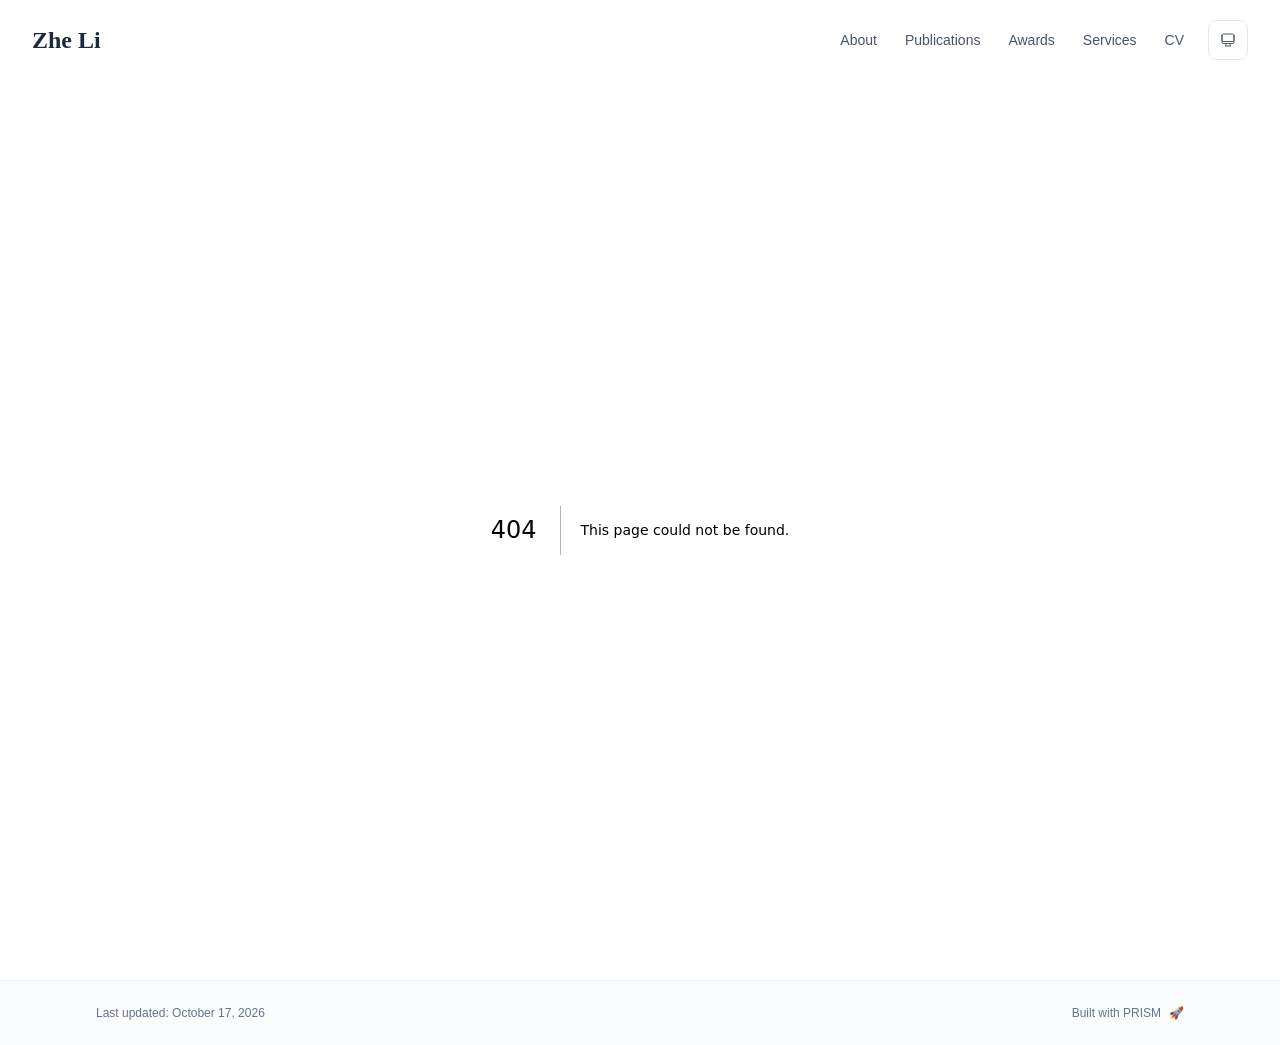
<file: 404/index.html>
<!DOCTYPE html><html lang="en" class="scroll-smooth"><head><meta charSet="utf-8"/><meta name="viewport" content="width=device-width, initial-scale=1"/><link rel="stylesheet" href="/_next/static/css/ba6c14496e7915f1.css" data-precedence="next"/><link rel="preload" as="script" fetchPriority="low" href="/_next/static/chunks/webpack-679b75d1c4c2027c.js"/><script src="/_next/static/chunks/4bd1b696-70b6d399998de86a.js" async=""></script><script src="/_next/static/chunks/684-5aaa8290a129f299.js" async=""></script><script src="/_next/static/chunks/main-app-26427153d4f0dc2d.js" async=""></script><script src="/_next/static/chunks/461-a9a5d7b05a71d978.js" async=""></script><script src="/_next/static/chunks/874-6cc630662f3664af.js" async=""></script><script src="/_next/static/chunks/291-e39730cc9327e39b.js" async=""></script><script src="/_next/static/chunks/app/layout-bfe12c323d325dc7.js" async=""></script><meta name="robots" content="noindex"/><title>404: This page could not be found.</title><link rel="icon" href="/favicon.svg" type="image/svg+xml"/><link rel="dns-prefetch" href="https://jialeliu.com"/><link rel="preconnect" href="https://jialeliu.com" crossorigin=""/><link rel="preload" as="font" type="font/woff2" href="https://jialeliu.com/fonts/georgiab.woff2" crossorigin=""/><script>
              try {
                const theme = localStorage.getItem('theme-storage');
                const parsed = theme ? JSON.parse(theme) : null;
                const setting = parsed?.state?.theme || 'system';
                const prefersDark = typeof window !== 'undefined' && window.matchMedia && window.matchMedia('(prefers-color-scheme: dark)').matches;
                const effective = setting === 'dark' ? 'dark' : (setting === 'light' ? 'light' : (prefersDark ? 'dark' : 'light'));
                var root = document.documentElement;
                root.classList.add(effective);
                root.setAttribute('data-theme', effective);
              } catch (e) {
                var root = document.documentElement;
                root.classList.add('light');
                root.setAttribute('data-theme', 'light');
              }
            </script><script>
    try {
      const cfg = {"enabled":true,"locales":["en"],"defaultLocale":"en","mode":"auto","fixedLocale":"en","persist":true,"switcher":true,"labels":{"en":"English"}};
      const storageKey = 'locale-storage';
      const normalize = (value) => typeof value === 'string' ? value.trim().replace('_', '-').toLowerCase() : '';
      const matchLocale = (candidate) => {
        const normalized = normalize(candidate);
        if (!normalized) return null;
        if (cfg.locales.includes(normalized)) return normalized;
        const language = normalized.split('-')[0];
        if (cfg.locales.includes(language)) return language;
        return null;
      };

      let resolved = null;

      if (cfg.persist) {
        resolved = matchLocale(localStorage.getItem(storageKey));
      }

      if (!resolved) {
        if (cfg.mode === 'fixed') {
          resolved = cfg.fixedLocale;
        } else {
          resolved = matchLocale(navigator.language);
        }
      }

      if (!resolved) {
        resolved = cfg.defaultLocale;
      }

      const root = document.documentElement;
      root.lang = resolved;
      root.setAttribute('data-locale', resolved);

      if (cfg.persist) {
        localStorage.setItem(storageKey, resolved);
      }
    } catch (e) {
      const root = document.documentElement;
      root.lang = 'en';
      root.setAttribute('data-locale', 'en');
    }
  </script><title>Zhe Li</title><meta name="description" content="Graduate researcher in computer science, focusing on humanoid robotics, locomotion, and multimodal motion generation."/><meta name="author" content="Zhe Li"/><meta name="keywords" content="Zhe Li,PhD,Research,Nanyang Technology University"/><meta name="creator" content="Zhe Li"/><meta name="publisher" content="Zhe Li"/><meta property="og:title" content="Zhe Li"/><meta property="og:description" content="Graduate researcher in computer science, focusing on humanoid robotics, locomotion, and multimodal motion generation."/><meta property="og:site_name" content="Zhe Li&#x27;s Academic Website"/><meta property="og:locale" content="en_US"/><meta property="og:type" content="website"/><meta name="twitter:card" content="summary"/><meta name="twitter:title" content="Zhe Li"/><meta name="twitter:description" content="Graduate researcher in computer science, focusing on humanoid robotics, locomotion, and multimodal motion generation."/><link rel="icon" href="/favicon.svg"/><link rel="apple-touch-icon" href="/apple-touch-icon.png" sizes="180x180" type="image/png"/><script>document.querySelectorAll('body link[rel="icon"], body link[rel="apple-touch-icon"]').forEach(el => document.head.appendChild(el))</script><script src="/_next/static/chunks/polyfills-42372ed130431b0a.js" noModule=""></script></head><body class="font-sans antialiased"><div style="visibility:hidden"><nav class="fixed top-0 left-0 right-0 z-50" data-headlessui-state=""><div class="transition-all duration-300 ease-out bg-transparent" style="transform:translateY(-100px)"><div class="max-w-7xl mx-auto px-4 sm:px-6 lg:px-8"><div class="flex justify-between items-center h-16 lg:h-20"><div class="flex-shrink-0" tabindex="0"><a class="text-xl lg:text-2xl font-serif font-semibold text-primary hover:text-accent transition-colors duration-200" href="/">Zhe Li</a></div><div class="hidden lg:block"><div class="ml-10 flex items-center space-x-3"><div class="relative flex items-baseline space-x-1"><a data-nav-href="/" class="relative px-3 py-2 text-sm font-medium rounded-lg transition-colors duration-150 text-neutral-600" href="/">About</a><a data-nav-href="/#publications" class="relative px-3 py-2 text-sm font-medium rounded-lg transition-colors duration-150 text-neutral-600" href="/#publications">Publications</a><a data-nav-href="/awards" class="relative px-3 py-2 text-sm font-medium rounded-lg transition-colors duration-150 text-neutral-600" href="/awards/">Awards</a><a data-nav-href="/services" class="relative px-3 py-2 text-sm font-medium rounded-lg transition-colors duration-150 text-neutral-600" href="/services/">Services</a><a data-nav-href="/Zhe_Li_CV.pdf" class="relative px-3 py-2 text-sm font-medium rounded-lg transition-colors duration-150 text-neutral-600" href="/Zhe_Li_CV.pdf" target="_blank" rel="noopener noreferrer">CV</a></div><div class="flex items-center justify-center w-10 h-10 rounded-lg border border-neutral-200 dark:border-[rgba(148,163,184,0.24)] bg-background dark:bg-neutral-800"><div class="w-4 h-4 rounded-full bg-neutral-300 animate-pulse"></div></div></div></div><div class="lg:hidden flex items-center space-x-2"><div class="flex items-center justify-center w-10 h-10 rounded-lg border border-neutral-200 dark:border-[rgba(148,163,184,0.24)] bg-background dark:bg-neutral-800"><div class="w-4 h-4 rounded-full bg-neutral-300 animate-pulse"></div></div><button class="inline-flex items-center justify-center p-2 rounded-md text-neutral-600 hover:text-primary hover:bg-neutral-100 dark:hover:bg-neutral-800 focus:outline-none focus:ring-2 focus:ring-inset focus:ring-accent transition-colors duration-200" id="headlessui-disclosure-button-«R7pdb»" type="button" aria-expanded="false" data-headlessui-state=""><span class="sr-only">Open main menu</span><div><svg xmlns="http://www.w3.org/2000/svg" fill="none" viewBox="0 0 24 24" stroke-width="1.5" stroke="currentColor" aria-hidden="true" data-slot="icon" class="block h-6 w-6"><path stroke-linecap="round" stroke-linejoin="round" d="M3.75 6.75h16.5M3.75 12h16.5m-16.5 5.25h16.5"></path></svg></div></button></div></div></div></div></nav><main class="min-h-screen pt-16 lg:pt-20"><div style="font-family:system-ui,&quot;Segoe UI&quot;,Roboto,Helvetica,Arial,sans-serif,&quot;Apple Color Emoji&quot;,&quot;Segoe UI Emoji&quot;;height:100vh;text-align:center;display:flex;flex-direction:column;align-items:center;justify-content:center"><div><style>body{color:#000;background:#fff;margin:0}.next-error-h1{border-right:1px solid rgba(0,0,0,.3)}@media (prefers-color-scheme:dark){body{color:#fff;background:#000}.next-error-h1{border-right:1px solid rgba(255,255,255,.3)}}</style><h1 class="next-error-h1" style="display:inline-block;margin:0 20px 0 0;padding:0 23px 0 0;font-size:24px;font-weight:500;vertical-align:top;line-height:49px">404</h1><div style="display:inline-block"><h2 style="font-size:14px;font-weight:400;line-height:49px;margin:0">This page could not be found.</h2></div></div></div><!--$--><!--/$--><!--$--><!--/$--></main><footer class="border-t border-neutral-200/50 bg-neutral-50/50 dark:bg-neutral-900/50 dark:border-neutral-700/50"><div class="max-w-6xl mx-auto px-4 sm:px-6 lg:px-8 py-6"><div class="flex flex-col sm:flex-row justify-between items-center gap-2"><p class="text-xs text-neutral-500">Last updated<!-- -->: <!-- -->October 17, 2026</p><p class="text-xs text-neutral-500 flex items-center"><a href="https://github.com/xyjoey/PRISM" target="_blank" rel="noopener noreferrer">Built with PRISM</a><span class="ml-2">🚀</span></p></div></div></footer></div><script src="/_next/static/chunks/webpack-679b75d1c4c2027c.js" async=""></script><script>(self.__next_f=self.__next_f||[]).push([0])</script><script>self.__next_f.push([1,"1:\"$Sreact.fragment\"\n3:I[3719,[\"461\",\"static/chunks/461-a9a5d7b05a71d978.js\",\"874\",\"static/chunks/874-6cc630662f3664af.js\",\"291\",\"static/chunks/291-e39730cc9327e39b.js\",\"177\",\"static/chunks/app/layout-bfe12c323d325dc7.js\"],\"ThemeProvider\"]\n4:I[310,[\"461\",\"static/chunks/461-a9a5d7b05a71d978.js\",\"874\",\"static/chunks/874-6cc630662f3664af.js\",\"291\",\"static/chunks/291-e39730cc9327e39b.js\",\"177\",\"static/chunks/app/layout-bfe12c323d325dc7.js\"],\"LocaleProvider\"]\n5:I[4574,[\"461\",\"static/chunks/461-a9a5d7b05a71d978.js\",\"874\",\"static/chunks/874-6cc630662f3664af.js\",\"291\",\"static/chunks/291-e39730cc9327e39b.js\",\"177\",\"static/chunks/app/layout-bfe12c323d325dc7.js\"],\"default\"]\n6:I[7555,[],\"\"]\n7:I[1295,[],\"\"]\n8:I[2548,[\"461\",\"static/chunks/461-a9a5d7b05a71d978.js\",\"874\",\"static/chunks/874-6cc630662f3664af.js\",\"291\",\"static/chunks/291-e39730cc9327e39b.js\",\"177\",\"static/chunks/app/layout-bfe12c323d325dc7.js\"],\"default\"]\n9:I[9665,[],\"MetadataBoundary\"]\nb:I[9665,[],\"OutletBoundary\"]\ne:I[4911,[],\"AsyncMetadataOutlet\"]\n10:I[9665,[],\"ViewportBoundary\"]\n12:I[6614,[],\"\"]\n:HL[\"/_next/static/css/ba6c14496e7915f1.css\",\"style\"]\n2:T57d,\n    try {\n      const cfg = {\"enabled\":true,\"locales\":[\"en\"],\"defaultLocale\":\"en\",\"mode\":\"auto\",\"fixedLocale\":\"en\",\"persist\":true,\"switcher\":true,\"labels\":{\"en\":\"English\"}};\n      const storageKey = 'locale-storage';\n      const normalize = (value) =\u003e typeof value === 'string' ? value.trim().replace('_', '-').toLowerCase() : '';\n      const matchLocale = (candidate) =\u003e {\n        const normalized = normalize(candidate);\n        if (!normalized) return null;\n        if (cfg.locales.includes(normalized)) return normalized;\n        const language = normalized.split('-')[0];\n        if (cfg.locales.includes(language)) return language;\n        return null;\n      };\n\n      let resolved = null;\n\n      if (cfg.persist) {\n        resolved = matchLocale(localStorage.getItem(storageKey));\n      }\n\n      if (!resolved) {\n        if (cfg.mode === 'fixed') {\n          resolved = cfg.fixedLocale;\n        } else {\n          resolved = matchLocale(navigator.language);\n        }\n      }\n\n      if (!resolved) {\n        resolved = cfg.defaultLocale;\n      }\n\n      const root = document.documentElement;\n      root.lang = resolved;\n      root.setAttribute('data-locale', resolved);\n\n      if (cfg.persist) {\n        localStorage.setItem(storageKey, resolved);\n      }\n    } catch (e) {\n      const root = document.documentElement;\n      root.lang = 'en';\n      root.setAttribute('data-locale', 'en');\n    }\n  0:{\"P\":null,\"b\":\"9YKnNqkb7QIiKRjhQxenU\",\"p\":\"\",\"c\":[\"\",\"_not-found\",\"\"],\"i\":false,\"f\":[[[\"\",{\"children\":[\"/_not-found\",{\"children\":[\"__PAGE__\",{}]}]},\"$undefined\",\"$undefined\",true],[\"\",[\"$\",\"$1\",\"c\",{\"children\":[[[\"$\",\"link\",\"0\",{\"rel\":\"stylesheet\",\"href\":\"/_next/static/css/ba6c14496e7915f1.css\",\"precedence\":\"next\",\"crossOrigin\":\"$undefined\",\"nonce\":\"$undefined\"}]],[\"$\",\"html\",null,{\"lang\":\"en\",\"className\":\"scroll-smooth\",\"suppressHydrationWarning\":true,\"children\":[[\"$\",\"head\",null,{\"children\":[[\"$\",\"link\",null,{\"rel\":\"icon\",\"href\":\"/favicon.svg\",\"type\":\"image/svg+xml\"}],[\"$\",\"link\",null,{\"rel\":\"dns-prefetch\",\"href\":\"https://jialeliu.com\"}],[\"$\",\"link\",null,{\"rel\":\"preconnect\",\"href\":\"https://jialeliu.com\",\"crossOrigin\":\"\"}],[\"$\",\"link\",null,{\"rel\":\"preload\",\"as\":\"font\",\"type\":\"font/woff2\",\"href\":\"https://jialeliu.com/fonts/georgiab.woff2\",\"crossOrigin\":\"\"}],[\"$\",\"script\",null,{\"dangerouslySetInnerHTML\":{\"__html\":\"\\n              try {\\n                const theme = localStorage.getItem('theme-storage');\\n                const parsed = theme ? JSON.parse(theme) : null;\\n                const setting = parsed?.state?.theme || 'system';\\n                const prefersDark = typeof window !== 'undefined' \u0026\u0026 window.matchMedia \u0026\u0026 window.matchMedia('(prefers-color-scheme: dark)').matches;\\n                const effective = setting === 'dark' ? 'dark' : (setting === 'light' ? 'light' : (prefersDark ? 'dark' : 'light'));\\n                var root = document.documentElement;\\n                root.classList.add(effective);\\n                root.setAttribute('data-theme', effective);\\n              } catch (e) {\\n                var root = document.documentElement;\\n                root.classList.add('light');\\n                root.setAttribute('data-theme', 'light');\\n              }\\n            \"}}],[\"$\",\"script\",null,{\"dangerouslySetInnerHTML\":{\"__html\":\"$2\"}}]]}],[\"$\",\"body\",null,{\"className\":\"font-sans antialiased\",\"children\":[\"$\",\"$L3\",null,{\"children\":[\"$\",\"$L4\",null,{\"config\":{\"enabled\":true,\"locales\":[\"en\"],\"defaultLocale\":\"en\",\"mode\":\"auto\",\"fixedLocale\":\"en\",\"persist\":true,\"switcher\":true,\"labels\":{\"en\":\"English\"}},\"children\":[[\"$\",\"$L5\",null,{\"items\":[{\"title\":\"About\",\"type\":\"page\",\"target\":\"about\",\"href\":\"/\"},{\"title\":\"Publications\",\"type\":\"page\",\"target\":\"publications\",\"href\":\"/#publications\"},{\"title\":\"Awards\",\"type\":\"page\",\"target\":\"awards\",\"href\":\"/awards\"},{\"title\":\"Services\",\"type\":\"page\",\"target\":\"services\",\"href\":\"/services\"},{\"title\":\"CV\",\"type\":\"link\",\"target\":\"cv\",\"href\":\"/Zhe_Li_CV.pdf\"}],\"siteTitle\":\"Zhe Li\",\"enableOnePageMode\":false,\"i18n\":\"$0:f:0:1:1:props:children:1:props:children:1:props:children:props:children:props:config\",\"itemsByLocale\":{\"en\":[{\"title\":\"About\",\"type\":\"page\",\"target\":\"about\",\"href\":\"/\"},{\"title\":\"Publications\",\"type\":\"page\",\"target\":\"publications\",\"href\":\"/#publications\"},{\"title\":\"Awards\",\"type\":\"page\",\"target\":\"awards\",\"href\":\"/awards\"},{\"title\":\"Services\",\"type\":\"page\",\"target\":\"services\",\"href\":\"/services\"},{\"title\":\"CV\",\"type\":\"link\",\"target\":\"cv\",\"href\":\"/Zhe_Li_CV.pdf\"}]},\"siteTitleByLocale\":{\"en\":\"Zhe Li\"}}],[\"$\",\"main\",null,{\"className\":\"min-h-screen pt-16 lg:pt-20\",\"children\":[\"$\",\"$L6\",null,{\"parallelRouterKey\":\"children\",\"error\":\"$undefined\",\"errorStyles\":\"$undefined\",\"errorScripts\":\"$undefined\",\"template\":[\"$\",\"$L7\",null,{}],\"templateStyles\":\"$undefined\",\"templateScripts\":\"$undefined\",\"notFound\":[[[\"$\",\"title\",null,{\"children\":\"404: This page could not be found.\"}],[\"$\",\"div\",null,{\"style\":{\"fontFamily\":\"system-ui,\\\"Segoe UI\\\",Roboto,Helvetica,Arial,sans-serif,\\\"Apple Color Emoji\\\",\\\"Segoe UI Emoji\\\"\",\"height\":\"100vh\",\"textAlign\":\"center\",\"display\":\"flex\",\"flexDirection\":\"column\",\"alignItems\":\"center\",\"justifyContent\":\"center\"},\"children\":[\"$\",\"div\",null,{\"children\":[[\"$\",\"style\",null,{\"dangerouslySetInnerHTML\":{\"__html\":\"body{color:#000;background:#fff;margin:0}.next-error-h1{border-right:1px solid rgba(0,0,0,.3)}@media (prefers-color-scheme:dark){body{color:#fff;background:#000}.next-error-h1{border-right:1px solid rgba(255,255,255,.3)}}\"}}],[\"$\",\"h1\",null,{\"className\":\"next-error-h1\",\"style\":{\"display\":\"inline-block\",\"margin\":\"0 20px 0 0\",\"padding\":\"0 23px 0 0\",\"fontSize\":24,\"fontWeight\":500,\"verticalAlign\":\"top\",\"lineHeight\":\"49px\"},\"children\":404}],[\"$\",\"div\",null,{\"style\":{\"display\":\"inline-block\"},\"children\":[\"$\",\"h2\",null,{\"style\":{\"fontSize\":14,\"fontWeight\":400,\"lineHeight\":\"49px\",\"margin\":0},\"children\":\"This page could not be found.\"}]}]]}]}]],[]],\"forbidden\":\"$undefined\",\"unauthorized\":\"$undefined\"}]}],[\"$\",\"$L8\",null,{\"lastUpdated\":\"October 17, 2026\",\"lastUpdatedByLocale\":{\"en\":\"October 17, 2026\"},\"defaultLocale\":\"en\"}]]}]}]}]]}]]}],{\"children\":[\"/_not-found\",[\"$\",\"$1\",\"c\",{\"children\":[null,[\"$\",\"$L6\",null,{\"parallelRouterKey\":\"children\",\"error\":\"$undefined\",\"errorStyles\":\"$undefined\",\"errorScripts\":\"$undefined\",\"template\":[\"$\",\"$L7\",null,{}],\"templateStyles\":\"$undefined\",\"templateScripts\":\"$undefined\",\"notFound\":\"$undefined\",\"forbidden\":\"$undefined\",\"unauthorized\":\"$undefined\"}]]}],{\"children\":[\"__PAGE__\",[\"$\",\"$1\",\"c\",{\"children\":[[[\"$\",\"title\",null,{\"children\":\"404: This page could not be found.\"}],[\"$\",\"div\",null,{\"style\":\"$0:f:0:1:1:props:children:1:props:children:1:props:children:props:children:props:children:1:props:children:props:notFound:0:1:props:style\",\"children\":[\"$\",\"div\",null,{\"children\":[[\"$\",\"style\",null,{\"dangerouslySetInnerHTML\":{\"__html\":\"body{color:#000;background:#fff;margin:0}.next-error-h1{border-right:1px solid rgba(0,0,0,.3)}@media (prefers-color-scheme:dark){body{color:#fff;background:#000}.next-error-h1{border-right:1px solid rgba(255,255,255,.3)}}\"}}],[\"$\",\"h1\",null,{\"className\":\"next-error-h1\",\"style\":\"$0:f:0:1:1:props:children:1:props:children:1:props:children:props:children:props:children:1:props:children:props:notFound:0:1:props:children:props:children:1:props:style\",\"children\":404}],[\"$\",\"div\",null,{\"style\":\"$0:f:0:1:1:props:children:1:props:children:1:props:children:props:children:props:children:1:props:children:props:notFound:0:1:props:children:props:children:2:props:style\",\"children\":[\"$\",\"h2\",null,{\"style\":\"$0:f:0:1:1:props:children:1:props:children:1:props:children:props:children:props:children:1:props:children:props:notFound:0:1:props:children:props:children:2:props:children:props:style\",\"children\":\"This page could not be found.\"}]}]]}]}]],[\"$\",\"$L9\",null,{\"children\":\"$La\"}],null,[\"$\",\"$Lb\",null,{\"children\":[\"$Lc\",\"$Ld\",[\"$\",\"$Le\",null,{\"promise\":\"$@f\"}]]}]]}],{},null,false]},null,false]},null,false],[\"$\",\"$1\",\"h\",{\"children\":[[\"$\",\"meta\",null,{\"name\":\"robots\",\"content\":\"noindex\"}],[\"$\",\"$1\",\"ntAKQeuViM1a2j9JFhPmn\",{\"children\":[[\"$\",\"$L10\",null,{\"children\":\"$L11\"}],null]}],null]}],false]],\"m\":\"$undefined\",\"G\":[\"$12\",\"$undefined\"],\"s\":false,\"S\":true}\n13:\"$Sreact.suspense\"\n14:I[4911,[],\"AsyncMetadata\"]\na:[\"$\",\"$13\",null,{\"fallback\":null,\"children\":[\"$\",\"$L14\",null,{\"promise\":\"$@15\"}]}]\nd:null\n11:[[\"$\",\"meta\",\"0\",{\"charSet\":\"utf-8\"}],[\"$\",\"meta\",\"1\",{\"name\":\"viewport\",\"content\":\"width=device-width, initial-scale=1\"}]]\nc:null\n15:{\"metadata\":[[\"$\",\"title\",\"0\",{\"children\":\"Zhe Li\"}],[\"$\",\"meta\",\"1\",{\"name\":\"description\",\"content\":\"Graduate researcher in computer science, focusing on humanoid robotics, locomotion, and multimodal motion generation.\"}],[\"$\",\"meta\",\"2\",{\"name\":\"author\",\"content\":\"Zhe Li\"}],[\"$\",\"meta\",\"3\",{\"name\":\"keywords\",\"content\":\"Zhe Li,PhD,Research,Nanyang Technology University\"}],[\"$\",\"meta\",\"4\",{\"name\":\"creator\",\"content\":\"Zhe Li\"}],[\"$\",\"meta\",\"5\",{\"name\":\"publisher\",\"content\":\"Zhe Li\"}],[\"$\",\"meta\",\"6\",{\"property\":\"og:title\",\"content\":\"Zhe Li\"}],[\"$\",\"meta\",\"7\",{\"property\":\"og:description\",\"content\":\"Graduate researcher in computer science, focusing on humanoid robotics, locomotion, and multimodal motion generation.\"}],[\"$\",\"meta\",\"8\",{\"property\":\"og:site_name\",\"content\":\"Zhe Li's Academic Website\"}],[\"$\",\"meta\",\"9\",{\"property\":\"og:locale\",\"content\":\"en_US\"}],[\"$\",\"meta\",\"10\",{\"property\":\"og:type\",\"content\":\"website\"}],[\"$\",\"meta\",\"11\",{\"name\":\"twitter:card\",\"content\":\"summary\"}],[\"$\",\"meta\",\"12\",{\"name\":\"twitter:title\",\"content\":\"Zhe Li\"}],[\"$\",\"meta\",\"13\",{\"name\":\"twitter:description\",\"content\":\"Graduate researcher in computer science, focusing on humanoid robotics, locomotion, and multimodal motion generation.\"}],[\"$\",\"link\",\"14\",{\"rel\":\"icon\",\"href\":\"/favicon.svg\"}],[\"$\",\"link\",\"15\",{\"rel\":\"apple-touch-icon\",\"href\":\"/apple-touch-icon.png\",\"sizes\":\"180x180\",\"type\":\"image/png\"}]],\"error\":null,\"digest\":\"$undefined\"}\nf:{\"metadata\":\"$15:metadata\",\"error\":null,\"digest\":\"$undefined\"}\n"])</script></body></html>
</file>
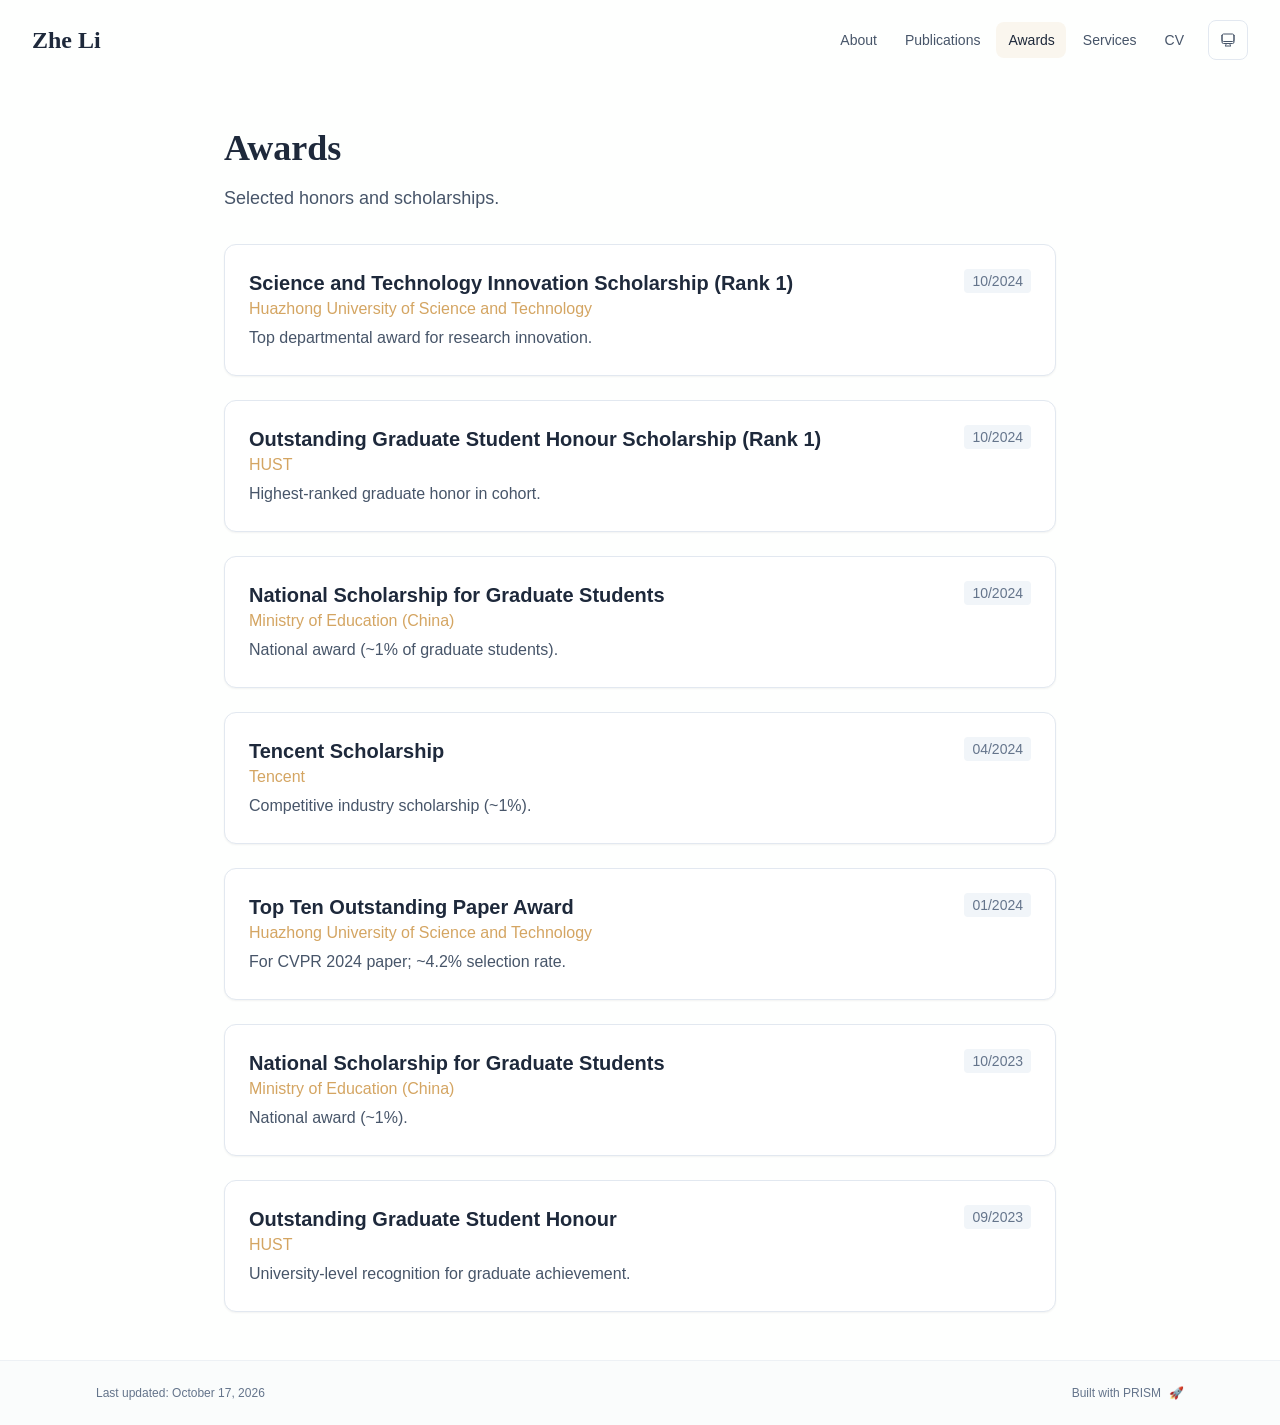
<file: awards/index.html>
<!DOCTYPE html><html lang="en" class="scroll-smooth"><head><meta charSet="utf-8"/><meta name="viewport" content="width=device-width, initial-scale=1"/><link rel="stylesheet" href="/_next/static/css/ba6c14496e7915f1.css" data-precedence="next"/><link rel="preload" as="script" fetchPriority="low" href="/_next/static/chunks/webpack-679b75d1c4c2027c.js"/><script src="/_next/static/chunks/4bd1b696-70b6d399998de86a.js" async=""></script><script src="/_next/static/chunks/684-5aaa8290a129f299.js" async=""></script><script src="/_next/static/chunks/main-app-26427153d4f0dc2d.js" async=""></script><script src="/_next/static/chunks/461-a9a5d7b05a71d978.js" async=""></script><script src="/_next/static/chunks/874-6cc630662f3664af.js" async=""></script><script src="/_next/static/chunks/291-e39730cc9327e39b.js" async=""></script><script src="/_next/static/chunks/app/layout-bfe12c323d325dc7.js" async=""></script><script src="/_next/static/chunks/356-392387ec7740871c.js" async=""></script><script src="/_next/static/chunks/582-200b6347c5bfeb0f.js" async=""></script><script src="/_next/static/chunks/app/%5Bslug%5D/page-b427a3acdc716b13.js" async=""></script><link rel="icon" href="/favicon.svg" type="image/svg+xml"/><link rel="dns-prefetch" href="https://jialeliu.com"/><link rel="preconnect" href="https://jialeliu.com" crossorigin=""/><link rel="preload" as="font" type="font/woff2" href="https://jialeliu.com/fonts/georgiab.woff2" crossorigin=""/><script>
              try {
                const theme = localStorage.getItem('theme-storage');
                const parsed = theme ? JSON.parse(theme) : null;
                const setting = parsed?.state?.theme || 'system';
                const prefersDark = typeof window !== 'undefined' && window.matchMedia && window.matchMedia('(prefers-color-scheme: dark)').matches;
                const effective = setting === 'dark' ? 'dark' : (setting === 'light' ? 'light' : (prefersDark ? 'dark' : 'light'));
                var root = document.documentElement;
                root.classList.add(effective);
                root.setAttribute('data-theme', effective);
              } catch (e) {
                var root = document.documentElement;
                root.classList.add('light');
                root.setAttribute('data-theme', 'light');
              }
            </script><script>
    try {
      const cfg = {"enabled":true,"locales":["en"],"defaultLocale":"en","mode":"auto","fixedLocale":"en","persist":true,"switcher":true,"labels":{"en":"English"}};
      const storageKey = 'locale-storage';
      const normalize = (value) => typeof value === 'string' ? value.trim().replace('_', '-').toLowerCase() : '';
      const matchLocale = (candidate) => {
        const normalized = normalize(candidate);
        if (!normalized) return null;
        if (cfg.locales.includes(normalized)) return normalized;
        const language = normalized.split('-')[0];
        if (cfg.locales.includes(language)) return language;
        return null;
      };

      let resolved = null;

      if (cfg.persist) {
        resolved = matchLocale(localStorage.getItem(storageKey));
      }

      if (!resolved) {
        if (cfg.mode === 'fixed') {
          resolved = cfg.fixedLocale;
        } else {
          resolved = matchLocale(navigator.language);
        }
      }

      if (!resolved) {
        resolved = cfg.defaultLocale;
      }

      const root = document.documentElement;
      root.lang = resolved;
      root.setAttribute('data-locale', resolved);

      if (cfg.persist) {
        localStorage.setItem(storageKey, resolved);
      }
    } catch (e) {
      const root = document.documentElement;
      root.lang = 'en';
      root.setAttribute('data-locale', 'en');
    }
  </script><title>Awards | Zhe Li</title><meta name="description" content="Selected honors and scholarships."/><meta name="author" content="Zhe Li"/><meta name="keywords" content="Zhe Li,PhD,Research,Nanyang Technology University"/><meta name="creator" content="Zhe Li"/><meta name="publisher" content="Zhe Li"/><meta property="og:title" content="Zhe Li"/><meta property="og:description" content="Graduate researcher in computer science, focusing on humanoid robotics, locomotion, and multimodal motion generation."/><meta property="og:site_name" content="Zhe Li&#x27;s Academic Website"/><meta property="og:locale" content="en_US"/><meta property="og:type" content="website"/><meta name="twitter:card" content="summary"/><meta name="twitter:title" content="Zhe Li"/><meta name="twitter:description" content="Graduate researcher in computer science, focusing on humanoid robotics, locomotion, and multimodal motion generation."/><link rel="icon" href="/favicon.svg"/><link rel="apple-touch-icon" href="/apple-touch-icon.png" sizes="180x180" type="image/png"/><script>document.querySelectorAll('body link[rel="icon"], body link[rel="apple-touch-icon"]').forEach(el => document.head.appendChild(el))</script><script src="/_next/static/chunks/polyfills-42372ed130431b0a.js" noModule=""></script></head><body class="font-sans antialiased"><div style="visibility:hidden"><nav class="fixed top-0 left-0 right-0 z-50" data-headlessui-state=""><div class="transition-all duration-300 ease-out bg-transparent" style="transform:translateY(-100px)"><div class="max-w-7xl mx-auto px-4 sm:px-6 lg:px-8"><div class="flex justify-between items-center h-16 lg:h-20"><div class="flex-shrink-0" tabindex="0"><a class="text-xl lg:text-2xl font-serif font-semibold text-primary hover:text-accent transition-colors duration-200" href="/">Zhe Li</a></div><div class="hidden lg:block"><div class="ml-10 flex items-center space-x-3"><div class="relative flex items-baseline space-x-1"><a data-nav-href="/" class="relative px-3 py-2 text-sm font-medium rounded-lg transition-colors duration-150 text-neutral-600" href="/">About</a><a data-nav-href="/#publications" class="relative px-3 py-2 text-sm font-medium rounded-lg transition-colors duration-150 text-neutral-600" href="/#publications">Publications</a><a data-nav-href="/awards" class="relative px-3 py-2 text-sm font-medium rounded-lg transition-colors duration-150 text-primary" href="/awards/">Awards</a><a data-nav-href="/services" class="relative px-3 py-2 text-sm font-medium rounded-lg transition-colors duration-150 text-neutral-600" href="/services/">Services</a><a data-nav-href="/Zhe_Li_CV.pdf" class="relative px-3 py-2 text-sm font-medium rounded-lg transition-colors duration-150 text-neutral-600" href="/Zhe_Li_CV.pdf" target="_blank" rel="noopener noreferrer">CV</a></div><div class="flex items-center justify-center w-10 h-10 rounded-lg border border-neutral-200 dark:border-[rgba(148,163,184,0.24)] bg-background dark:bg-neutral-800"><div class="w-4 h-4 rounded-full bg-neutral-300 animate-pulse"></div></div></div></div><div class="lg:hidden flex items-center space-x-2"><div class="flex items-center justify-center w-10 h-10 rounded-lg border border-neutral-200 dark:border-[rgba(148,163,184,0.24)] bg-background dark:bg-neutral-800"><div class="w-4 h-4 rounded-full bg-neutral-300 animate-pulse"></div></div><button class="inline-flex items-center justify-center p-2 rounded-md text-neutral-600 hover:text-primary hover:bg-neutral-100 dark:hover:bg-neutral-800 focus:outline-none focus:ring-2 focus:ring-inset focus:ring-accent transition-colors duration-200" id="headlessui-disclosure-button-«R7pdb»" type="button" aria-expanded="false" data-headlessui-state=""><span class="sr-only">Open main menu</span><div><svg xmlns="http://www.w3.org/2000/svg" fill="none" viewBox="0 0 24 24" stroke-width="1.5" stroke="currentColor" aria-hidden="true" data-slot="icon" class="block h-6 w-6"><path stroke-linecap="round" stroke-linejoin="round" d="M3.75 6.75h16.5M3.75 12h16.5m-16.5 5.25h16.5"></path></svg></div></button></div></div></div></div></nav><main class="min-h-screen pt-16 lg:pt-20"><div class="max-w-4xl mx-auto px-4 sm:px-6 lg:px-8 py-12"><div style="opacity:0;transform:translateY(20px)"><div class="mb-8"><h1 class="text-4xl font-serif font-bold text-primary mb-4">Awards</h1><p class="text-lg text-neutral-600 dark:text-neutral-500 max-w-2xl">Selected honors and scholarships.</p></div><div class="grid gap-6"><div class="bg-white dark:bg-neutral-900 p-6 rounded-xl shadow-sm border border-neutral-200 dark:border-neutral-800 hover:shadow-lg transition-all duration-200 hover:scale-[1.01] flex gap-4" style="opacity:0;transform:translateY(20px)"><div class="flex-1 min-w-0"><div class="flex justify-between items-start gap-2"><h3 class="text-xl font-semibold text-primary">Science and Technology Innovation Scholarship (Rank 1)</h3><span class="text-sm text-neutral-500 font-medium bg-neutral-100 dark:bg-neutral-800 px-2 py-0.5 rounded flex-shrink-0">10/2024</span></div><p class="text-base text-accent font-medium mb-1">Huazhong University of Science and Technology</p><p class="text-base text-neutral-600 dark:text-neutral-500 leading-relaxed">Top departmental award for research innovation.</p></div></div><div class="bg-white dark:bg-neutral-900 p-6 rounded-xl shadow-sm border border-neutral-200 dark:border-neutral-800 hover:shadow-lg transition-all duration-200 hover:scale-[1.01] flex gap-4" style="opacity:0;transform:translateY(20px)"><div class="flex-1 min-w-0"><div class="flex justify-between items-start gap-2"><h3 class="text-xl font-semibold text-primary">Outstanding Graduate Student Honour Scholarship (Rank 1)</h3><span class="text-sm text-neutral-500 font-medium bg-neutral-100 dark:bg-neutral-800 px-2 py-0.5 rounded flex-shrink-0">10/2024</span></div><p class="text-base text-accent font-medium mb-1">HUST</p><p class="text-base text-neutral-600 dark:text-neutral-500 leading-relaxed">Highest-ranked graduate honor in cohort.</p></div></div><div class="bg-white dark:bg-neutral-900 p-6 rounded-xl shadow-sm border border-neutral-200 dark:border-neutral-800 hover:shadow-lg transition-all duration-200 hover:scale-[1.01] flex gap-4" style="opacity:0;transform:translateY(20px)"><div class="flex-1 min-w-0"><div class="flex justify-between items-start gap-2"><h3 class="text-xl font-semibold text-primary">National Scholarship for Graduate Students</h3><span class="text-sm text-neutral-500 font-medium bg-neutral-100 dark:bg-neutral-800 px-2 py-0.5 rounded flex-shrink-0">10/2024</span></div><p class="text-base text-accent font-medium mb-1">Ministry of Education (China)</p><p class="text-base text-neutral-600 dark:text-neutral-500 leading-relaxed">National award (~1% of graduate students).</p></div></div><div class="bg-white dark:bg-neutral-900 p-6 rounded-xl shadow-sm border border-neutral-200 dark:border-neutral-800 hover:shadow-lg transition-all duration-200 hover:scale-[1.01] flex gap-4" style="opacity:0;transform:translateY(20px)"><div class="flex-1 min-w-0"><div class="flex justify-between items-start gap-2"><h3 class="text-xl font-semibold text-primary">Tencent Scholarship</h3><span class="text-sm text-neutral-500 font-medium bg-neutral-100 dark:bg-neutral-800 px-2 py-0.5 rounded flex-shrink-0">04/2024</span></div><p class="text-base text-accent font-medium mb-1">Tencent</p><p class="text-base text-neutral-600 dark:text-neutral-500 leading-relaxed">Competitive industry scholarship (~1%).</p></div></div><div class="bg-white dark:bg-neutral-900 p-6 rounded-xl shadow-sm border border-neutral-200 dark:border-neutral-800 hover:shadow-lg transition-all duration-200 hover:scale-[1.01] flex gap-4" style="opacity:0;transform:translateY(20px)"><div class="flex-1 min-w-0"><div class="flex justify-between items-start gap-2"><h3 class="text-xl font-semibold text-primary">Top Ten Outstanding Paper Award</h3><span class="text-sm text-neutral-500 font-medium bg-neutral-100 dark:bg-neutral-800 px-2 py-0.5 rounded flex-shrink-0">01/2024</span></div><p class="text-base text-accent font-medium mb-1">Huazhong University of Science and Technology</p><p class="text-base text-neutral-600 dark:text-neutral-500 leading-relaxed">For CVPR 2024 paper; ~4.2% selection rate.</p></div></div><div class="bg-white dark:bg-neutral-900 p-6 rounded-xl shadow-sm border border-neutral-200 dark:border-neutral-800 hover:shadow-lg transition-all duration-200 hover:scale-[1.01] flex gap-4" style="opacity:0;transform:translateY(20px)"><div class="flex-1 min-w-0"><div class="flex justify-between items-start gap-2"><h3 class="text-xl font-semibold text-primary">National Scholarship for Graduate Students</h3><span class="text-sm text-neutral-500 font-medium bg-neutral-100 dark:bg-neutral-800 px-2 py-0.5 rounded flex-shrink-0">10/2023</span></div><p class="text-base text-accent font-medium mb-1">Ministry of Education (China)</p><p class="text-base text-neutral-600 dark:text-neutral-500 leading-relaxed">National award (~1%).</p></div></div><div class="bg-white dark:bg-neutral-900 p-6 rounded-xl shadow-sm border border-neutral-200 dark:border-neutral-800 hover:shadow-lg transition-all duration-200 hover:scale-[1.01] flex gap-4" style="opacity:0;transform:translateY(20px)"><div class="flex-1 min-w-0"><div class="flex justify-between items-start gap-2"><h3 class="text-xl font-semibold text-primary">Outstanding Graduate Student Honour</h3><span class="text-sm text-neutral-500 font-medium bg-neutral-100 dark:bg-neutral-800 px-2 py-0.5 rounded flex-shrink-0">09/2023</span></div><p class="text-base text-accent font-medium mb-1">HUST</p><p class="text-base text-neutral-600 dark:text-neutral-500 leading-relaxed">University-level recognition for graduate achievement.</p></div></div></div></div></div><!--$--><!--/$--><!--$--><!--/$--></main><footer class="border-t border-neutral-200/50 bg-neutral-50/50 dark:bg-neutral-900/50 dark:border-neutral-700/50"><div class="max-w-6xl mx-auto px-4 sm:px-6 lg:px-8 py-6"><div class="flex flex-col sm:flex-row justify-between items-center gap-2"><p class="text-xs text-neutral-500">Last updated<!-- -->: <!-- -->October 17, 2026</p><p class="text-xs text-neutral-500 flex items-center"><a href="https://github.com/xyjoey/PRISM" target="_blank" rel="noopener noreferrer">Built with PRISM</a><span class="ml-2">🚀</span></p></div></div></footer></div><script src="/_next/static/chunks/webpack-679b75d1c4c2027c.js" async=""></script><script>(self.__next_f=self.__next_f||[]).push([0])</script><script>self.__next_f.push([1,"1:\"$Sreact.fragment\"\n3:I[3719,[\"461\",\"static/chunks/461-a9a5d7b05a71d978.js\",\"874\",\"static/chunks/874-6cc630662f3664af.js\",\"291\",\"static/chunks/291-e39730cc9327e39b.js\",\"177\",\"static/chunks/app/layout-bfe12c323d325dc7.js\"],\"ThemeProvider\"]\n4:I[310,[\"461\",\"static/chunks/461-a9a5d7b05a71d978.js\",\"874\",\"static/chunks/874-6cc630662f3664af.js\",\"291\",\"static/chunks/291-e39730cc9327e39b.js\",\"177\",\"static/chunks/app/layout-bfe12c323d325dc7.js\"],\"LocaleProvider\"]\n5:I[4574,[\"461\",\"static/chunks/461-a9a5d7b05a71d978.js\",\"874\",\"static/chunks/874-6cc630662f3664af.js\",\"291\",\"static/chunks/291-e39730cc9327e39b.js\",\"177\",\"static/chunks/app/layout-bfe12c323d325dc7.js\"],\"default\"]\n6:I[7555,[],\"\"]\n7:I[1295,[],\"\"]\n8:I[2548,[\"461\",\"static/chunks/461-a9a5d7b05a71d978.js\",\"874\",\"static/chunks/874-6cc630662f3664af.js\",\"291\",\"static/chunks/291-e39730cc9327e39b.js\",\"177\",\"static/chunks/app/layout-bfe12c323d325dc7.js\"],\"default\"]\na:I[9665,[],\"MetadataBoundary\"]\nc:I[9665,[],\"OutletBoundary\"]\nf:I[4911,[],\"AsyncMetadataOutlet\"]\n11:I[9665,[],\"ViewportBoundary\"]\n13:I[6614,[],\"\"]\n:HL[\"/_next/static/css/ba6c14496e7915f1.css\",\"style\"]\n2:T57d,\n    try {\n      const cfg = {\"enabled\":true,\"locales\":[\"en\"],\"defaultLocale\":\"en\",\"mode\":\"auto\",\"fixedLocale\":\"en\",\"persist\":true,\"switcher\":true,\"labels\":{\"en\":\"English\"}};\n      const storageKey = 'locale-storage';\n      const normalize = (value) =\u003e typeof value === 'string' ? value.trim().replace('_', '-').toLowerCase() : '';\n      const matchLocale = (candidate) =\u003e {\n        const normalized = normalize(candidate);\n        if (!normalized) return null;\n        if (cfg.locales.includes(normalized)) return normalized;\n        const language = normalized.split('-')[0];\n        if (cfg.locales.includes(language)) return language;\n        return null;\n      };\n\n      let resolved = null;\n\n      if (cfg.persist) {\n        resolved = matchLocale(localStorage.getItem(storageKey));\n      }\n\n      if (!resolved) {\n        if (cfg.mode === 'fixed') {\n          resolved = cfg.fixedLocale;\n        } else {\n          resolved = matchLocale(navigator.language);\n        }\n      }\n\n      if (!resolved) {\n        resolved = cfg.defaultLocale;\n      }\n\n      const root = document.documentElement;\n      root.lang = resolved;\n      root.setAttribute('data-locale', resolved);\n\n      if (cfg.persist) {\n        localStorage.setItem(storageKey, resolved);\n      }\n    } catch (e) {\n      const root = document.documentElement;\n      root.lang = 'en';\n      root.setAttribute('data-locale', 'en');\n    }\n  0:{\"P\":null,\"b\":\"9YKnNqkb7QIiKRjhQxenU\",\"p\":\"\",\"c\":[\"\",\"awards\",\"\"],\"i\":false,\"f\":[[[\"\",{\"children\":[[\"slug\",\"awards\",\"d\"],{\"children\":[\"__PAGE__\",{}]}]},\"$undefined\",\"$undefined\",true],[\"\",[\"$\",\"$1\",\"c\",{\"children\":[[[\"$\",\"link\",\"0\",{\"rel\":\"stylesheet\",\"href\":\"/_next/static/css/ba6c14496e7915f1.css\",\"precedence\":\"next\",\"crossOrigin\":\"$undefined\",\"nonce\":\"$undefined\"}]],[\"$\",\"html\",null,{\"lang\":\"en\",\"className\":\"scroll-smooth\",\"suppressHydrationWarning\":true,\"children\":[[\"$\",\"head\",null,{\"children\":[[\"$\",\"link\",null,{\"rel\":\"icon\",\"href\":\"/favicon.svg\",\"type\":\"image/svg+xml\"}],[\"$\",\"link\",null,{\"rel\":\"dns-prefetch\",\"href\":\"https://jialeliu.com\"}],[\"$\",\"link\",null,{\"rel\":\"preconnect\",\"href\":\"https://jialeliu.com\",\"crossOrigin\":\"\"}],[\"$\",\"link\",null,{\"rel\":\"preload\",\"as\":\"font\",\"type\":\"font/woff2\",\"href\":\"https://jialeliu.com/fonts/georgiab.woff2\",\"crossOrigin\":\"\"}],[\"$\",\"script\",null,{\"dangerouslySetInnerHTML\":{\"__html\":\"\\n              try {\\n                const theme = localStorage.getItem('theme-storage');\\n                const parsed = theme ? JSON.parse(theme) : null;\\n                const setting = parsed?.state?.theme || 'system';\\n                const prefersDark = typeof window !== 'undefined' \u0026\u0026 window.matchMedia \u0026\u0026 window.matchMedia('(prefers-color-scheme: dark)').matches;\\n                const effective = setting === 'dark' ? 'dark' : (setting === 'light' ? 'light' : (prefersDark ? 'dark' : 'light'));\\n                var root = document.documentElement;\\n                root.classList.add(effective);\\n                root.setAttribute('data-theme', effective);\\n              } catch (e) {\\n                var root = document.documentElement;\\n                root.classList.add('light');\\n                root.setAttribute('data-theme', 'light');\\n              }\\n            \"}}],[\"$\",\"script\",null,{\"dangerouslySetInnerHTML\":{\"__html\":\"$2\"}}]]}],[\"$\",\"body\",null,{\"className\":\"font-sans antialiased\",\"children\":[\"$\",\"$L3\",null,{\"children\":[\"$\",\"$L4\",null,{\"config\":{\"enabled\":true,\"locales\":[\"en\"],\"defaultLocale\":\"en\",\"mode\":\"auto\",\"fixedLocale\":\"en\",\"persist\":true,\"switcher\":true,\"labels\":{\"en\":\"English\"}},\"children\":[[\"$\",\"$L5\",null,{\"items\":[{\"title\":\"About\",\"type\":\"page\",\"target\":\"about\",\"href\":\"/\"},{\"title\":\"Publications\",\"type\":\"page\",\"target\":\"publications\",\"href\":\"/#publications\"},{\"title\":\"Awards\",\"type\":\"page\",\"target\":\"awards\",\"href\":\"/awards\"},{\"title\":\"Services\",\"type\":\"page\",\"target\":\"services\",\"href\":\"/services\"},{\"title\":\"CV\",\"type\":\"link\",\"target\":\"cv\",\"href\":\"/Zhe_Li_CV.pdf\"}],\"siteTitle\":\"Zhe Li\",\"enableOnePageMode\":false,\"i18n\":\"$0:f:0:1:1:props:children:1:props:children:1:props:children:props:children:props:config\",\"itemsByLocale\":{\"en\":[{\"title\":\"About\",\"type\":\"page\",\"target\":\"about\",\"href\":\"/\"},{\"title\":\"Publications\",\"type\":\"page\",\"target\":\"publications\",\"href\":\"/#publications\"},{\"title\":\"Awards\",\"type\":\"page\",\"target\":\"awards\",\"href\":\"/awards\"},{\"title\":\"Services\",\"type\":\"page\",\"target\":\"services\",\"href\":\"/services\"},{\"title\":\"CV\",\"type\":\"link\",\"target\":\"cv\",\"href\":\"/Zhe_Li_CV.pdf\"}]},\"siteTitleByLocale\":{\"en\":\"Zhe Li\"}}],[\"$\",\"main\",null,{\"className\":\"min-h-screen pt-16 lg:pt-20\",\"children\":[\"$\",\"$L6\",null,{\"parallelRouterKey\":\"children\",\"error\":\"$undefined\",\"errorStyles\":\"$undefined\",\"errorScripts\":\"$undefined\",\"template\":[\"$\",\"$L7\",null,{}],\"templateStyles\":\"$undefined\",\"templateScripts\":\"$undefined\",\"notFound\":[[[\"$\",\"title\",null,{\"children\":\"404: This page could not be found.\"}],[\"$\",\"div\",null,{\"style\":{\"fontFamily\":\"system-ui,\\\"Segoe UI\\\",Roboto,Helvetica,Arial,sans-serif,\\\"Apple Color Emoji\\\",\\\"Segoe UI Emoji\\\"\",\"height\":\"100vh\",\"textAlign\":\"center\",\"display\":\"flex\",\"flexDirection\":\"column\",\"alignItems\":\"center\",\"justifyContent\":\"center\"},\"children\":[\"$\",\"div\",null,{\"children\":[[\"$\",\"style\",null,{\"dangerouslySetInnerHTML\":{\"__html\":\"body{color:#000;background:#fff;margin:0}.next-error-h1{border-right:1px solid rgba(0,0,0,.3)}@media (prefers-color-scheme:dark){body{color:#fff;background:#000}.next-error-h1{border-right:1px solid rgba(255,255,255,.3)}}\"}}],[\"$\",\"h1\",null,{\"className\":\"next-error-h1\",\"style\":{\"display\":\"inline-block\",\"margin\":\"0 20px 0 0\",\"padding\":\"0 23px 0 0\",\"fontSize\":24,\"fontWeight\":500,\"verticalAlign\":\"top\",\"lineHeight\":\"49px\"},\"children\":404}],[\"$\",\"div\",null,{\"style\":{\"display\":\"inline-block\"},\"children\":[\"$\",\"h2\",null,{\"style\":{\"fontSize\":14,\"fontWeight\":400,\"lineHeight\":\"49px\",\"margin\":0},\"children\":\"This page could not be found.\"}]}]]}]}]],[]],\"forbidden\":\"$undefined\",\"unauthorized\":\"$undefined\"}]}],[\"$\",\"$L8\",null,{\"lastUpdated\":\"October 17, 2026\",\"lastUpdatedByLocale\":{\"en\":\"October 17, 2026\"},\"defaultLocale\":\"en\"}]]}]}]}]]}]]}],{\"children\":[[\"slug\",\"awards\",\"d\"],[\"$\",\"$1\",\"c\",{\"children\":[null,[\"$\",\"$L6\",null,{\"parallelRouterKey\":\"children\",\"error\":\"$undefined\",\"errorStyles\":\"$undefined\",\"errorScripts\":\"$undefined\",\"template\":[\"$\",\"$L7\",null,{}],\"templateStyles\":\"$undefined\",\"templateScripts\":\"$undefined\",\"notFound\":\"$undefined\",\"forbidden\":\"$undefined\",\"unauthorized\":\"$undefined\"}]]}],{\"children\":[\"__PAGE__\",[\"$\",\"$1\",\"c\",{\"children\":[\"$L9\",[\"$\",\"$La\",null,{\"children\":\"$Lb\"}],null,[\"$\",\"$Lc\",null,{\"children\":[\"$Ld\",\"$Le\",[\"$\",\"$Lf\",null,{\"promise\":\"$@10\"}]]}]]}],{},null,false]},null,false]},null,false],[\"$\",\"$1\",\"h\",{\"children\":[null,[\"$\",\"$1\",\"IjU0ApoDdv_aYUKvv_6Ux\",{\"children\":[[\"$\",\"$L11\",null,{\"children\":\"$L12\"}],null]}],null]}],false]],\"m\":\"$undefined\",\"G\":[\"$13\",\"$undefined\"],\"s\":false,\"S\":true}\n14:\"$Sreact.suspense\"\n15:I[4911,[],\"AsyncMetadata\"]\n17:I[2382,[\"461\",\"static/chunks/461-a9a5d7b05a71d978.js\",\"356\",\"static/chunks/356-392387ec7740871c.js\",\"582\",\"static/chunks/582-200b6347c5bfeb0f.js\",\"182\",\"static/chunks/app/%5Bslug%5D/page-b427a3acdc716b13.js\"],\"default\"]\nb:[\"$\",\"$14\",null,{\"fallback\":null,\"children\":[\"$\",\"$L15\",null,{\"promise\":\"$@16\"}]}]\n9:[\"$\",\"$L17\",null,{\"dataByLocale\":{\"en\":{\"type\":\"card\",\"config\":{\"type\":\"card\",\"title\":\"Awards\",\"description\":\"Selected honors and scholarships.\",\"items\":[{\"title\":\"Science and Technology Innovation Scholarship (Rank 1)\",\"subtitle\":\"Huazhong University of Science and Technology\",\"date\":\"10/2024\",\"content\":\"Top departmental award for research innovation.\"},{\"title\":\"Outstanding Graduate Student Honour Scholarship (Rank 1)\",\"subtitle\":\"HUST\",\"date\":\"10/2024\",\"content\":\"Highest-ranked graduate honor in cohort.\"},{\"title\":\"National Scholarship for Graduate Students\",\"subtitle\":\"Ministry of Education (China)\",\"date\":\"10/2024\",\"content\":\"National award (~1% of graduate students).\"},{\"title\":\"Tencent Scholarship\",\"subtitle\":\"Tencent\",\"date\":\"04/2024\",\"content\":\"Competitive industry scholarship (~1%).\"},{\"title\":\"Top Ten Outstanding Paper Award\",\"subtitle\":\"Huazhong University of Science and Technology\",\"date\":\"01/2024\",\"content\":\"For CVPR 2024 paper; ~4.2% selection rate.\"},{\"title\":\"National Scholarship for Graduate Students\",\"subtitle\":\"Ministry of Education (China)\",\"date\":\"10/2023\",\"content\":\"National award (~1%).\"},{\"title\":\"Outstanding Graduate Student Honour\",\"subtitle\":\"HUST\",\"date\":\"09/2023\",\"content\":\"University-level recognition for graduate achievement.\"}]}}},\"defaultLocale\":\"en\"}]\ne:null\n12:[[\"$\",\"meta\",\"0\",{\"charSet\":\"utf-8\"}],[\"$\",\"meta\",\"1\",{\"name\":\"viewport\",\"content\":\"width=device-width, initial-scale=1\"}]]\nd:null\n16:{\"metadata\":[[\"$\",\"title\",\"0\",{\"children\":\"Awards | Zhe Li\"}],[\"$\",\"meta\",\"1\",{\"name\":\"description\",\"content\":\"Selected honors and scholarships.\"}],[\"$\",\"meta\",\"2\",{\"name\":\"author\",\"content\":\"Zhe Li\"}],[\"$\",\"meta\",\"3\",{\"name\":\"keywords\",\"content\":\"Zhe Li,PhD,Research,Nanyang Technology University\"}],[\"$\",\"meta\",\"4\",{\"name\":\"creator\",\"content\":\"Zhe Li\"}],[\"$\",\"meta\",\"5\",{\"name\":\"publisher\",\"content\":\"Zhe Li\"}],[\"$\",\"meta\",\"6\",{\"property\":\"og:title\",\"content\":\"Zhe Li\"}],[\"$\",\"meta\",\"7\",{\"property\":\"og:description\",\"content\":\"Graduate researcher in computer science, focusing on humanoid robotics, locomotion, and multimodal motion generation.\"}],[\"$\",\"meta\",\"8\",{\"property\":\"og:site_name\",\"content\":\"Zhe Li's Academic Website\"}],[\"$\",\"meta\",\"9\",{\"property\":\"og:locale\",\"content\":\"en_US\"}],[\"$\",\"meta\",\"10\",{\"property\":\"og:type\",\"content\":\"website\"}],[\"$\",\"meta\",\"11\",{\"name\":\"twitter:card\",\"content\":\"summary\"}],[\"$\",\"meta\",\"12\",{\"name\":\"twitter:title\",\"content\":\"Zhe Li\"}],[\"$\",\"meta\",\"13\",{\"name\":\"twitter:description\",\"content\":\"Graduate researcher in computer science, focusing on humanoid robotics, locomotion, and multimodal motion generation.\"}],[\"$\",\"link\",\"14\",{\"rel\":\"icon\",\"href\":\"/favicon.svg\"}],[\"$\",\"link\",\"15\",{\"rel\":\"apple-touch-icon\",\"href\":\"/apple-touch-icon.png\",\"sizes\":\"180x180\",\"type\":\"image/png\"}]],\"error\":null,\"digest\":\"$undefined\"}\n10:{\"metadata\":\"$16:metadata\",\"error\":null,\"digest\":\"$undefined\"}\n"])</script></body></html>
</file>
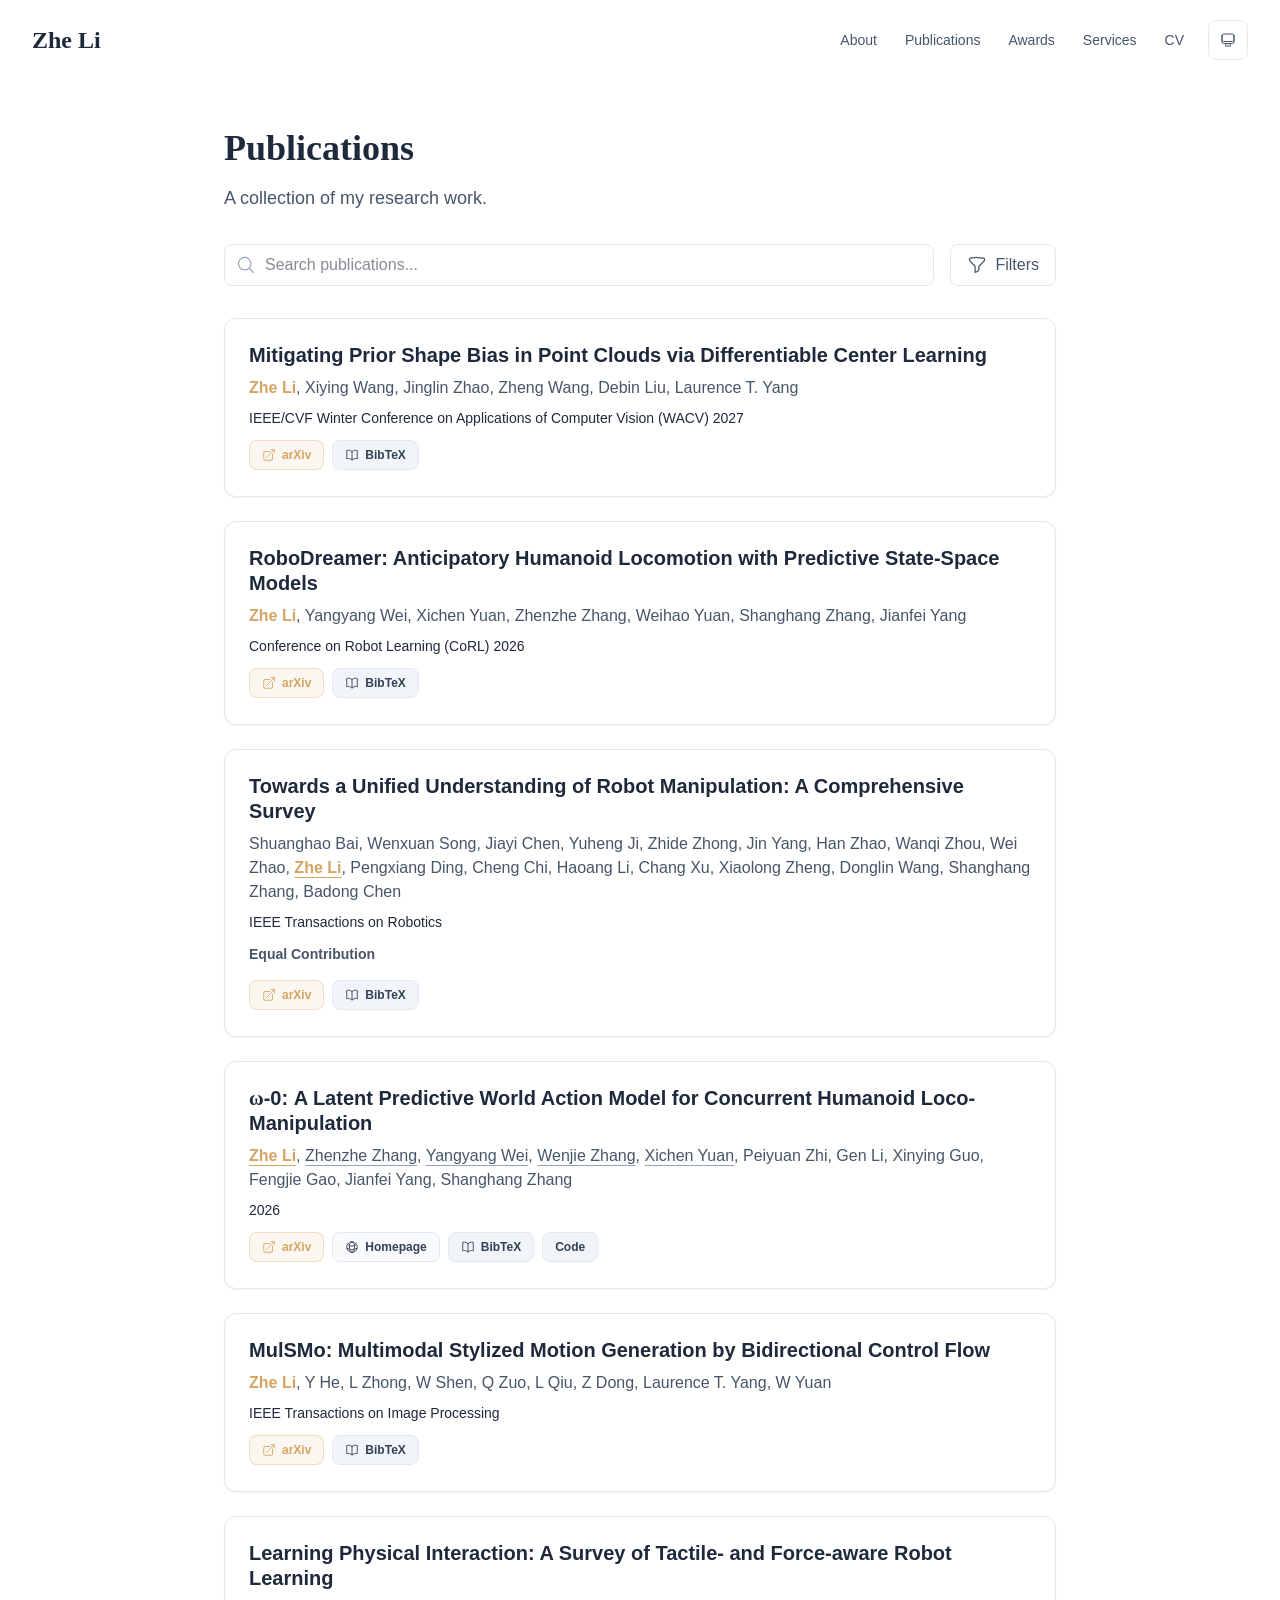
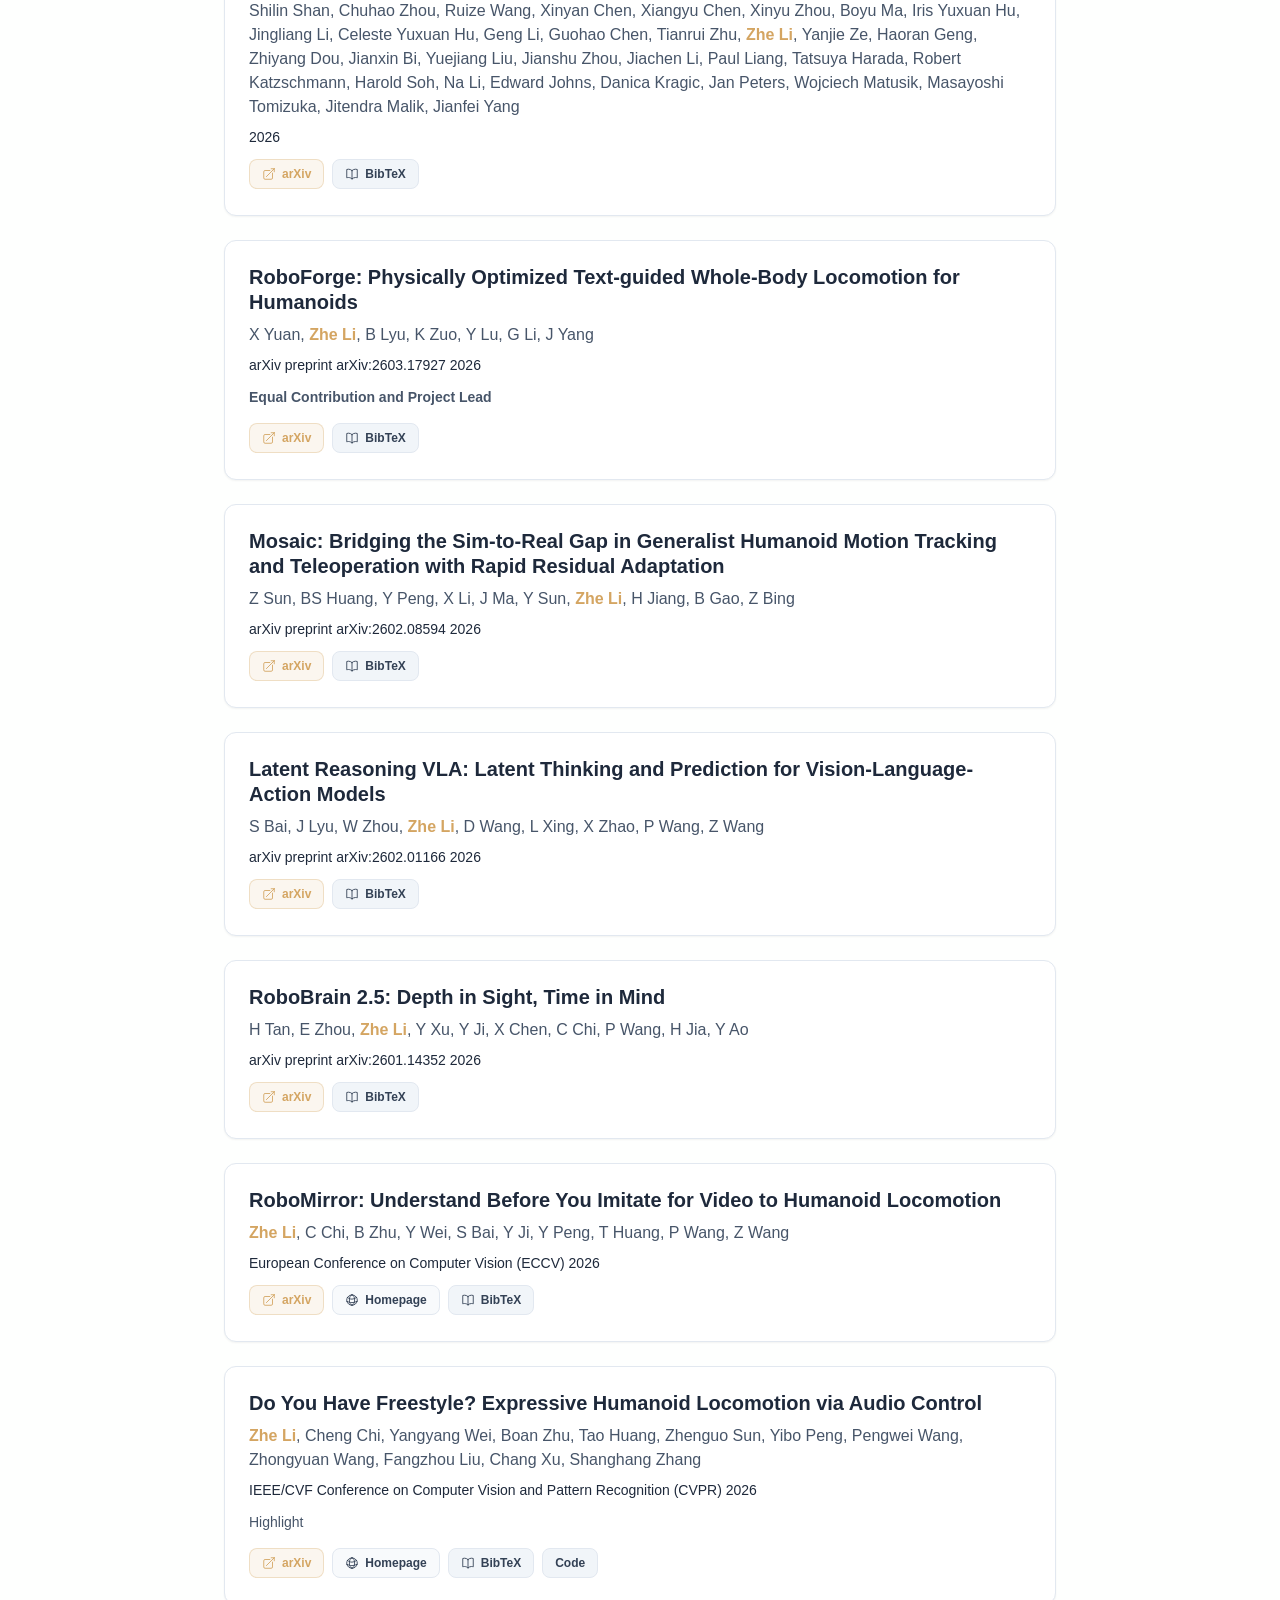
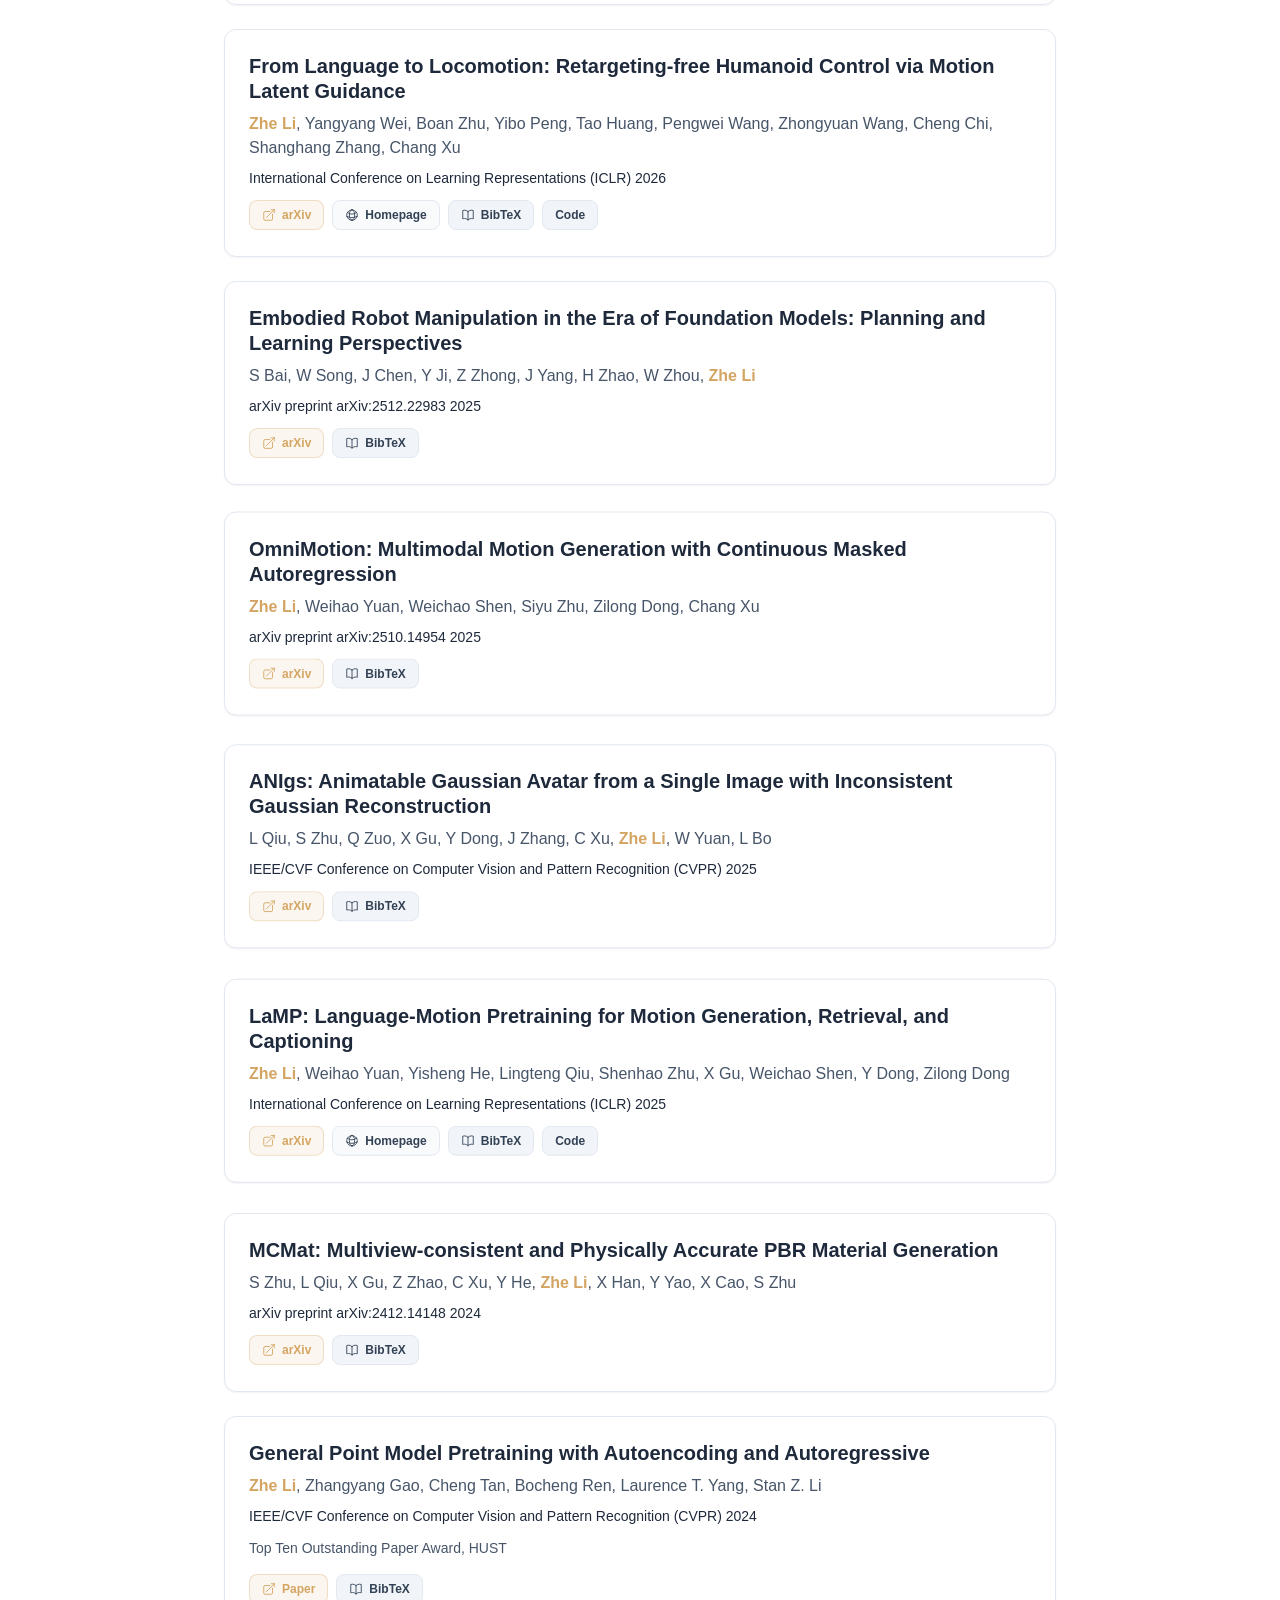
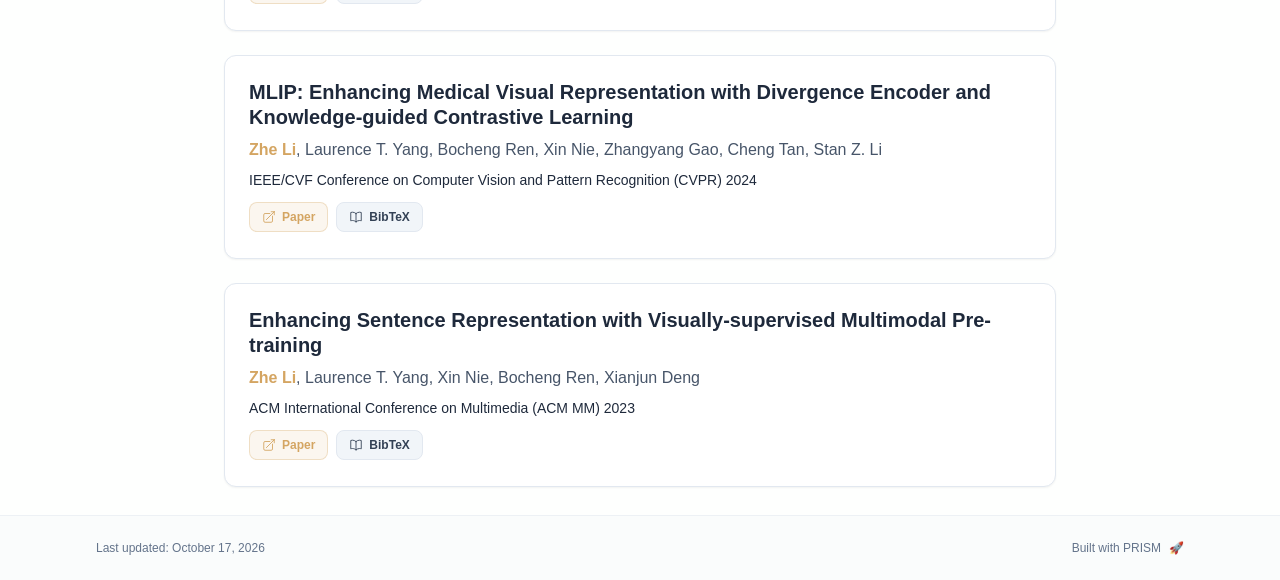
<file: publications/index.html>
<!DOCTYPE html><html lang="en" class="scroll-smooth"><head><meta charSet="utf-8"/><meta name="viewport" content="width=device-width, initial-scale=1"/><link rel="stylesheet" href="/_next/static/css/ba6c14496e7915f1.css" data-precedence="next"/><link rel="preload" as="script" fetchPriority="low" href="/_next/static/chunks/webpack-679b75d1c4c2027c.js"/><script src="/_next/static/chunks/4bd1b696-70b6d399998de86a.js" async=""></script><script src="/_next/static/chunks/684-5aaa8290a129f299.js" async=""></script><script src="/_next/static/chunks/main-app-26427153d4f0dc2d.js" async=""></script><script src="/_next/static/chunks/461-a9a5d7b05a71d978.js" async=""></script><script src="/_next/static/chunks/874-6cc630662f3664af.js" async=""></script><script src="/_next/static/chunks/291-e39730cc9327e39b.js" async=""></script><script src="/_next/static/chunks/app/layout-bfe12c323d325dc7.js" async=""></script><script src="/_next/static/chunks/356-392387ec7740871c.js" async=""></script><script src="/_next/static/chunks/582-200b6347c5bfeb0f.js" async=""></script><script src="/_next/static/chunks/app/%5Bslug%5D/page-b427a3acdc716b13.js" async=""></script><link rel="icon" href="/favicon.svg" type="image/svg+xml"/><link rel="dns-prefetch" href="https://jialeliu.com"/><link rel="preconnect" href="https://jialeliu.com" crossorigin=""/><link rel="preload" as="font" type="font/woff2" href="https://jialeliu.com/fonts/georgiab.woff2" crossorigin=""/><script>
              try {
                const theme = localStorage.getItem('theme-storage');
                const parsed = theme ? JSON.parse(theme) : null;
                const setting = parsed?.state?.theme || 'system';
                const prefersDark = typeof window !== 'undefined' && window.matchMedia && window.matchMedia('(prefers-color-scheme: dark)').matches;
                const effective = setting === 'dark' ? 'dark' : (setting === 'light' ? 'light' : (prefersDark ? 'dark' : 'light'));
                var root = document.documentElement;
                root.classList.add(effective);
                root.setAttribute('data-theme', effective);
              } catch (e) {
                var root = document.documentElement;
                root.classList.add('light');
                root.setAttribute('data-theme', 'light');
              }
            </script><script>
    try {
      const cfg = {"enabled":true,"locales":["en"],"defaultLocale":"en","mode":"auto","fixedLocale":"en","persist":true,"switcher":true,"labels":{"en":"English"}};
      const storageKey = 'locale-storage';
      const normalize = (value) => typeof value === 'string' ? value.trim().replace('_', '-').toLowerCase() : '';
      const matchLocale = (candidate) => {
        const normalized = normalize(candidate);
        if (!normalized) return null;
        if (cfg.locales.includes(normalized)) return normalized;
        const language = normalized.split('-')[0];
        if (cfg.locales.includes(language)) return language;
        return null;
      };

      let resolved = null;

      if (cfg.persist) {
        resolved = matchLocale(localStorage.getItem(storageKey));
      }

      if (!resolved) {
        if (cfg.mode === 'fixed') {
          resolved = cfg.fixedLocale;
        } else {
          resolved = matchLocale(navigator.language);
        }
      }

      if (!resolved) {
        resolved = cfg.defaultLocale;
      }

      const root = document.documentElement;
      root.lang = resolved;
      root.setAttribute('data-locale', resolved);

      if (cfg.persist) {
        localStorage.setItem(storageKey, resolved);
      }
    } catch (e) {
      const root = document.documentElement;
      root.lang = 'en';
      root.setAttribute('data-locale', 'en');
    }
  </script><title>Publications | Zhe Li</title><meta name="description" content="A collection of my research work."/><meta name="author" content="Zhe Li"/><meta name="keywords" content="Zhe Li,PhD,Research,Nanyang Technology University"/><meta name="creator" content="Zhe Li"/><meta name="publisher" content="Zhe Li"/><meta property="og:title" content="Zhe Li"/><meta property="og:description" content="Graduate researcher in computer science, focusing on humanoid robotics, locomotion, and multimodal motion generation."/><meta property="og:site_name" content="Zhe Li&#x27;s Academic Website"/><meta property="og:locale" content="en_US"/><meta property="og:type" content="website"/><meta name="twitter:card" content="summary"/><meta name="twitter:title" content="Zhe Li"/><meta name="twitter:description" content="Graduate researcher in computer science, focusing on humanoid robotics, locomotion, and multimodal motion generation."/><link rel="icon" href="/favicon.svg"/><link rel="apple-touch-icon" href="/apple-touch-icon.png" sizes="180x180" type="image/png"/><script>document.querySelectorAll('body link[rel="icon"], body link[rel="apple-touch-icon"]').forEach(el => document.head.appendChild(el))</script><script src="/_next/static/chunks/polyfills-42372ed130431b0a.js" noModule=""></script></head><body class="font-sans antialiased"><div style="visibility:hidden"><nav class="fixed top-0 left-0 right-0 z-50" data-headlessui-state=""><div class="transition-all duration-300 ease-out bg-transparent" style="transform:translateY(-100px)"><div class="max-w-7xl mx-auto px-4 sm:px-6 lg:px-8"><div class="flex justify-between items-center h-16 lg:h-20"><div class="flex-shrink-0" tabindex="0"><a class="text-xl lg:text-2xl font-serif font-semibold text-primary hover:text-accent transition-colors duration-200" href="/">Zhe Li</a></div><div class="hidden lg:block"><div class="ml-10 flex items-center space-x-3"><div class="relative flex items-baseline space-x-1"><a data-nav-href="/" class="relative px-3 py-2 text-sm font-medium rounded-lg transition-colors duration-150 text-neutral-600" href="/">About</a><a data-nav-href="/#publications" class="relative px-3 py-2 text-sm font-medium rounded-lg transition-colors duration-150 text-primary" href="/#publications">Publications</a><a data-nav-href="/awards" class="relative px-3 py-2 text-sm font-medium rounded-lg transition-colors duration-150 text-neutral-600" href="/awards/">Awards</a><a data-nav-href="/services" class="relative px-3 py-2 text-sm font-medium rounded-lg transition-colors duration-150 text-neutral-600" href="/services/">Services</a><a data-nav-href="/Zhe_Li_CV.pdf" class="relative px-3 py-2 text-sm font-medium rounded-lg transition-colors duration-150 text-neutral-600" href="/Zhe_Li_CV.pdf" target="_blank" rel="noopener noreferrer">CV</a></div><div class="flex items-center justify-center w-10 h-10 rounded-lg border border-neutral-200 dark:border-[rgba(148,163,184,0.24)] bg-background dark:bg-neutral-800"><div class="w-4 h-4 rounded-full bg-neutral-300 animate-pulse"></div></div></div></div><div class="lg:hidden flex items-center space-x-2"><div class="flex items-center justify-center w-10 h-10 rounded-lg border border-neutral-200 dark:border-[rgba(148,163,184,0.24)] bg-background dark:bg-neutral-800"><div class="w-4 h-4 rounded-full bg-neutral-300 animate-pulse"></div></div><button class="inline-flex items-center justify-center p-2 rounded-md text-neutral-600 hover:text-primary hover:bg-neutral-100 dark:hover:bg-neutral-800 focus:outline-none focus:ring-2 focus:ring-inset focus:ring-accent transition-colors duration-200" id="headlessui-disclosure-button-«R7pdb»" type="button" aria-expanded="false" data-headlessui-state=""><span class="sr-only">Open main menu</span><div><svg xmlns="http://www.w3.org/2000/svg" fill="none" viewBox="0 0 24 24" stroke-width="1.5" stroke="currentColor" aria-hidden="true" data-slot="icon" class="block h-6 w-6"><path stroke-linecap="round" stroke-linejoin="round" d="M3.75 6.75h16.5M3.75 12h16.5m-16.5 5.25h16.5"></path></svg></div></button></div></div></div></div></nav><main class="min-h-screen pt-16 lg:pt-20"><div class="max-w-4xl mx-auto px-4 sm:px-6 lg:px-8 py-12"><div style="opacity:0;transform:translateY(20px)"><div class="mb-8"><h1 class="text-4xl font-serif font-bold text-primary mb-4">Publications</h1><p class="text-lg text-neutral-600 dark:text-neutral-500 max-w-2xl">A collection of my research work.</p></div><div class="mb-8 space-y-4"><div class="flex flex-col sm:flex-row gap-4"><div class="relative flex-grow"><svg xmlns="http://www.w3.org/2000/svg" fill="none" viewBox="0 0 24 24" stroke-width="1.5" stroke="currentColor" aria-hidden="true" data-slot="icon" class="absolute left-3 top-1/2 transform -translate-y-1/2 h-5 w-5 text-neutral-400"><path stroke-linecap="round" stroke-linejoin="round" d="m21 21-5.197-5.197m0 0A7.5 7.5 0 1 0 5.196 5.196a7.5 7.5 0 0 0 10.607 10.607Z"></path></svg><input type="text" placeholder="Search publications..." class="w-full pl-10 pr-4 py-2 rounded-lg border border-neutral-200 dark:border-neutral-800 bg-white dark:bg-neutral-900 focus:ring-2 focus:ring-accent focus:border-transparent transition-all duration-200" value=""/></div><button class="flex items-center justify-center px-4 py-2 rounded-lg border transition-all duration-200 bg-white dark:bg-neutral-900 border-neutral-200 dark:border-neutral-800 text-neutral-600 hover:border-accent hover:text-accent"><svg xmlns="http://www.w3.org/2000/svg" fill="none" viewBox="0 0 24 24" stroke-width="1.5" stroke="currentColor" aria-hidden="true" data-slot="icon" class="h-5 w-5 mr-2"><path stroke-linecap="round" stroke-linejoin="round" d="M12 3c2.755 0 5.455.232 8.083.678.533.09.917.556.917 1.096v1.044a2.25 2.25 0 0 1-.659 1.591l-5.432 5.432a2.25 2.25 0 0 0-.659 1.591v2.927a2.25 2.25 0 0 1-1.244 2.013L9.75 21v-6.568a2.25 2.25 0 0 0-.659-1.591L3.659 7.409A2.25 2.25 0 0 1 3 5.818V4.774c0-.54.384-1.006.917-1.096A48.32 48.32 0 0 1 12 3Z"></path></svg>Filters</button></div></div><div class="space-y-6"><div class="bg-white dark:bg-neutral-900 p-6 rounded-xl shadow-sm border border-neutral-200 dark:border-neutral-800 hover:shadow-md transition-all duration-200" style="opacity:0;transform:translateY(20px)"><div class="flex flex-col md:flex-row gap-6"><div class="flex-grow"><h3 class="text-xl font-semibold text-primary mb-2 leading-tight"><span>Mitigating Prior Shape Bias in Point Clouds via Differentiable Center Learning</span></h3><p class="text-base text-neutral-600 dark:text-neutral-400 mb-2"><span><span class="font-semibold text-accent">Zhe Li</span>, </span><span><span class="">Xiying Wang</span>, </span><span><span class="">Jinglin Zhao</span>, </span><span><span class="">Zheng Wang</span>, </span><span><span class="">Debin Liu</span>, </span><span><span class="">Laurence T. Yang</span></span></p><p class="text-sm font-medium text-neutral-800 dark:text-neutral-600 mb-3">IEEE/CVF Winter Conference on Applications of Computer Vision (WACV)<!-- --> <!-- -->2027</p><div class="mt-auto flex flex-row flex-nowrap items-center gap-2 overflow-x-auto pb-0.5 [-ms-overflow-style:none] [scrollbar-width:none] [&amp;::-webkit-scrollbar]:hidden"><a class="inline-flex w-auto shrink-0 items-center gap-1.5 whitespace-nowrap rounded-lg border px-3 py-1.5 text-xs font-semibold transition-colors border-accent/30 bg-accent/10 text-accent hover:bg-accent hover:text-white" href="https://arxiv.org/abs/2402.02088" rel="noopener noreferrer" target="_blank"><svg aria-hidden="true" class="h-3.5 w-3.5" data-slot="icon" fill="none" stroke="currentColor" stroke-width="1.5" viewbox="0 0 24 24" xmlns="http://www.w3.org/2000/svg"><path d="M13.5 6H5.25A2.25 2.25 0 0 0 3 8.25v10.5A2.25 2.25 0 0 0 5.25 21h10.5A2.25 2.25 0 0 0 18 18.75V10.5m-10.5 6L21 3m0 0h-5.25M21 3v5.25" stroke-linecap="round" stroke-linejoin="round"></path></svg>arXiv</a><button class="inline-flex w-auto shrink-0 items-center gap-1.5 whitespace-nowrap rounded-lg border px-3 py-1.5 text-xs font-semibold transition-colors border-neutral-200 bg-neutral-100 text-neutral-700 hover:border-accent hover:bg-accent hover:text-white dark:border-neutral-700 dark:bg-neutral-800 dark:text-neutral-300" type="button"><svg aria-hidden="true" class="h-3.5 w-3.5" data-slot="icon" fill="none" stroke="currentColor" stroke-width="1.5" viewbox="0 0 24 24" xmlns="http://www.w3.org/2000/svg"><path d="M12 6.042A8.967 8.967 0 0 0 6 3.75c-1.052 0-2.062.18-3 .512v14.25A8.987 8.987 0 0 1 6 18c2.305 0 4.408.867 6 2.292m0-14.25a8.966 8.966 0 0 1 6-2.292c1.052 0 2.062.18 3 .512v14.25A8.987 8.987 0 0 0 18 18a8.967 8.967 0 0 0-6 2.292m0-14.25v14.25" stroke-linecap="round" stroke-linejoin="round"></path></svg>BibTeX</button></div></div></div></div><div class="bg-white dark:bg-neutral-900 p-6 rounded-xl shadow-sm border border-neutral-200 dark:border-neutral-800 hover:shadow-md transition-all duration-200" style="opacity:0;transform:translateY(20px)"><div class="flex flex-col md:flex-row gap-6"><div class="flex-grow"><h3 class="text-xl font-semibold text-primary mb-2 leading-tight"><span>RoboDreamer: Anticipatory Humanoid Locomotion with Predictive State-Space Models</span></h3><p class="text-base text-neutral-600 dark:text-neutral-400 mb-2"><span><span class="font-semibold text-accent">Zhe Li</span>, </span><span><span class="">Yangyang Wei</span>, </span><span><span class="">Xichen Yuan</span>, </span><span><span class="">Zhenzhe Zhang</span>, </span><span><span class="">Weihao Yuan</span>, </span><span><span class="">Shanghang Zhang</span>, </span><span><span class="">Jianfei Yang</span></span></p><p class="text-sm font-medium text-neutral-800 dark:text-neutral-600 mb-3">Conference on Robot Learning (CoRL)<!-- --> <!-- -->2026</p><div class="mt-auto flex flex-row flex-nowrap items-center gap-2 overflow-x-auto pb-0.5 [-ms-overflow-style:none] [scrollbar-width:none] [&amp;::-webkit-scrollbar]:hidden"><a class="inline-flex w-auto shrink-0 items-center gap-1.5 whitespace-nowrap rounded-lg border px-3 py-1.5 text-xs font-semibold transition-colors border-accent/30 bg-accent/10 text-accent hover:bg-accent hover:text-white" href="https://arxiv.org/pdf/2609.07096" rel="noopener noreferrer" target="_blank"><svg aria-hidden="true" class="h-3.5 w-3.5" data-slot="icon" fill="none" stroke="currentColor" stroke-width="1.5" viewbox="0 0 24 24" xmlns="http://www.w3.org/2000/svg"><path d="M13.5 6H5.25A2.25 2.25 0 0 0 3 8.25v10.5A2.25 2.25 0 0 0 5.25 21h10.5A2.25 2.25 0 0 0 18 18.75V10.5m-10.5 6L21 3m0 0h-5.25M21 3v5.25" stroke-linecap="round" stroke-linejoin="round"></path></svg>arXiv</a><button class="inline-flex w-auto shrink-0 items-center gap-1.5 whitespace-nowrap rounded-lg border px-3 py-1.5 text-xs font-semibold transition-colors border-neutral-200 bg-neutral-100 text-neutral-700 hover:border-accent hover:bg-accent hover:text-white dark:border-neutral-700 dark:bg-neutral-800 dark:text-neutral-300" type="button"><svg aria-hidden="true" class="h-3.5 w-3.5" data-slot="icon" fill="none" stroke="currentColor" stroke-width="1.5" viewbox="0 0 24 24" xmlns="http://www.w3.org/2000/svg"><path d="M12 6.042A8.967 8.967 0 0 0 6 3.75c-1.052 0-2.062.18-3 .512v14.25A8.987 8.987 0 0 1 6 18c2.305 0 4.408.867 6 2.292m0-14.25a8.966 8.966 0 0 1 6-2.292c1.052 0 2.062.18 3 .512v14.25A8.987 8.987 0 0 0 18 18a8.967 8.967 0 0 0-6 2.292m0-14.25v14.25" stroke-linecap="round" stroke-linejoin="round"></path></svg>BibTeX</button></div></div></div></div><div class="bg-white dark:bg-neutral-900 p-6 rounded-xl shadow-sm border border-neutral-200 dark:border-neutral-800 hover:shadow-md transition-all duration-200" style="opacity:0;transform:translateY(20px)"><div class="flex flex-col md:flex-row gap-6"><div class="flex-grow"><h3 class="text-xl font-semibold text-primary mb-2 leading-tight"><span>Towards a Unified Understanding of Robot Manipulation: A Comprehensive Survey</span></h3><p class="text-base text-neutral-600 dark:text-neutral-400 mb-2"><span><span class="">Shuanghao Bai</span>, </span><span><span class="">Wenxuan Song</span>, </span><span><span class="">Jiayi Chen</span>, </span><span><span class="">Yuheng Ji</span>, </span><span><span class="">Zhide Zhong</span>, </span><span><span class="">Jin Yang</span>, </span><span><span class="">Han Zhao</span>, </span><span><span class="">Wanqi Zhou</span>, </span><span><span class="">Wei Zhao</span>, </span><span><span class="font-semibold text-accent underline underline-offset-4 decoration-accent">Zhe Li</span>, </span><span><span class="">Pengxiang Ding</span>, </span><span><span class="">Cheng Chi</span>, </span><span><span class="">Haoang Li</span>, </span><span><span class="">Chang Xu</span>, </span><span><span class="">Xiaolong Zheng</span>, </span><span><span class="">Donglin Wang</span>, </span><span><span class="">Shanghang Zhang</span>, </span><span><span class="">Badong Chen</span></span></p><p class="text-sm font-medium text-neutral-800 dark:text-neutral-600 mb-3">IEEE Transactions on Robotics</p><p class="text-sm text-neutral-600 dark:text-neutral-500 mb-4 line-clamp-3"><strong>Equal Contribution</strong></p><div class="mt-auto flex flex-row flex-nowrap items-center gap-2 overflow-x-auto pb-0.5 [-ms-overflow-style:none] [scrollbar-width:none] [&amp;::-webkit-scrollbar]:hidden"><a class="inline-flex w-auto shrink-0 items-center gap-1.5 whitespace-nowrap rounded-lg border px-3 py-1.5 text-xs font-semibold transition-colors border-accent/30 bg-accent/10 text-accent hover:bg-accent hover:text-white" href="https://arxiv.org/abs/2510.10903" rel="noopener noreferrer" target="_blank"><svg aria-hidden="true" class="h-3.5 w-3.5" data-slot="icon" fill="none" stroke="currentColor" stroke-width="1.5" viewbox="0 0 24 24" xmlns="http://www.w3.org/2000/svg"><path d="M13.5 6H5.25A2.25 2.25 0 0 0 3 8.25v10.5A2.25 2.25 0 0 0 5.25 21h10.5A2.25 2.25 0 0 0 18 18.75V10.5m-10.5 6L21 3m0 0h-5.25M21 3v5.25" stroke-linecap="round" stroke-linejoin="round"></path></svg>arXiv</a><button class="inline-flex w-auto shrink-0 items-center gap-1.5 whitespace-nowrap rounded-lg border px-3 py-1.5 text-xs font-semibold transition-colors border-neutral-200 bg-neutral-100 text-neutral-700 hover:border-accent hover:bg-accent hover:text-white dark:border-neutral-700 dark:bg-neutral-800 dark:text-neutral-300" type="button"><svg aria-hidden="true" class="h-3.5 w-3.5" data-slot="icon" fill="none" stroke="currentColor" stroke-width="1.5" viewbox="0 0 24 24" xmlns="http://www.w3.org/2000/svg"><path d="M12 6.042A8.967 8.967 0 0 0 6 3.75c-1.052 0-2.062.18-3 .512v14.25A8.987 8.987 0 0 1 6 18c2.305 0 4.408.867 6 2.292m0-14.25a8.966 8.966 0 0 1 6-2.292c1.052 0 2.062.18 3 .512v14.25A8.987 8.987 0 0 0 18 18a8.967 8.967 0 0 0-6 2.292m0-14.25v14.25" stroke-linecap="round" stroke-linejoin="round"></path></svg>BibTeX</button></div></div></div></div><div class="bg-white dark:bg-neutral-900 p-6 rounded-xl shadow-sm border border-neutral-200 dark:border-neutral-800 hover:shadow-md transition-all duration-200" style="opacity:0;transform:translateY(20px)"><div class="flex flex-col md:flex-row gap-6"><div class="flex-grow"><h3 class="text-xl font-semibold text-primary mb-2 leading-tight"><span lang="el" style='font-family:Georgia, "Times New Roman", Times, "Noto Serif", "DejaVu Serif", serif'>ω</span><span>-0: A Latent Predictive World Action Model for Concurrent Humanoid Loco-Manipulation</span></h3><p class="text-base text-neutral-600 dark:text-neutral-400 mb-2"><span><span class="font-semibold text-accent underline underline-offset-4 decoration-accent">Zhe Li</span>, </span><span><span class="underline underline-offset-4 decoration-neutral-400">Zhenzhe Zhang</span>, </span><span><span class="underline underline-offset-4 decoration-neutral-400">Yangyang Wei</span>, </span><span><span class="underline underline-offset-4 decoration-neutral-400">Wenjie Zhang</span>, </span><span><span class="underline underline-offset-4 decoration-neutral-400">Xichen Yuan</span>, </span><span><span class="">Peiyuan Zhi</span>, </span><span><span class="">Gen Li</span>, </span><span><span class="">Xinying Guo</span>, </span><span><span class="">Fengjie Gao</span>, </span><span><span class="">Jianfei Yang</span>, </span><span><span class="">Shanghang Zhang</span></span></p><p class="text-sm font-medium text-neutral-800 dark:text-neutral-600 mb-3"> <!-- -->2026</p><div class="mt-auto flex flex-row flex-nowrap items-center gap-2 overflow-x-auto pb-0.5 [-ms-overflow-style:none] [scrollbar-width:none] [&amp;::-webkit-scrollbar]:hidden"><a class="inline-flex w-auto shrink-0 items-center gap-1.5 whitespace-nowrap rounded-lg border px-3 py-1.5 text-xs font-semibold transition-colors border-accent/30 bg-accent/10 text-accent hover:bg-accent hover:text-white" href="https://arxiv.org/abs/2608.06375" rel="noopener noreferrer" target="_blank"><svg aria-hidden="true" class="h-3.5 w-3.5" data-slot="icon" fill="none" stroke="currentColor" stroke-width="1.5" viewbox="0 0 24 24" xmlns="http://www.w3.org/2000/svg"><path d="M13.5 6H5.25A2.25 2.25 0 0 0 3 8.25v10.5A2.25 2.25 0 0 0 5.25 21h10.5A2.25 2.25 0 0 0 18 18.75V10.5m-10.5 6L21 3m0 0h-5.25M21 3v5.25" stroke-linecap="round" stroke-linejoin="round"></path></svg>arXiv</a><a class="inline-flex w-auto shrink-0 items-center gap-1.5 whitespace-nowrap rounded-lg border px-3 py-1.5 text-xs font-semibold transition-colors border-neutral-200 bg-neutral-50 text-neutral-700 hover:border-accent hover:bg-accent hover:text-white dark:border-neutral-700 dark:bg-neutral-800 dark:text-neutral-200" href="https://gentlefress.github.io/OMEGA-0_page/" rel="noopener noreferrer" target="_blank"><svg aria-hidden="true" class="h-3.5 w-3.5" data-slot="icon" fill="none" stroke="currentColor" stroke-width="1.5" viewbox="0 0 24 24" xmlns="http://www.w3.org/2000/svg"><path d="M12 21a9.004 9.004 0 0 0 8.716-6.747M12 21a9.004 9.004 0 0 1-8.716-6.747M12 21c2.485 0 4.5-4.03 4.5-9S14.485 3 12 3m0 18c-2.485 0-4.5-4.03-4.5-9S9.515 3 12 3m0 0a8.997 8.997 0 0 1 7.843 4.582M12 3a8.997 8.997 0 0 0-7.843 4.582m15.686 0A11.953 11.953 0 0 1 12 10.5c-2.998 0-5.74-1.1-7.843-2.918m15.686 0A8.959 8.959 0 0 1 21 12c0 .778-.099 1.533-.284 2.253m0 0A17.919 17.919 0 0 1 12 16.5c-3.162 0-6.133-.815-8.716-2.247m0 0A9.015 9.015 0 0 1 3 12c0-1.605.42-3.113 1.157-4.418" stroke-linecap="round" stroke-linejoin="round"></path></svg>Homepage</a><button class="inline-flex w-auto shrink-0 items-center gap-1.5 whitespace-nowrap rounded-lg border px-3 py-1.5 text-xs font-semibold transition-colors border-neutral-200 bg-neutral-100 text-neutral-700 hover:border-accent hover:bg-accent hover:text-white dark:border-neutral-700 dark:bg-neutral-800 dark:text-neutral-300" type="button"><svg aria-hidden="true" class="h-3.5 w-3.5" data-slot="icon" fill="none" stroke="currentColor" stroke-width="1.5" viewbox="0 0 24 24" xmlns="http://www.w3.org/2000/svg"><path d="M12 6.042A8.967 8.967 0 0 0 6 3.75c-1.052 0-2.062.18-3 .512v14.25A8.987 8.987 0 0 1 6 18c2.305 0 4.408.867 6 2.292m0-14.25a8.966 8.966 0 0 1 6-2.292c1.052 0 2.062.18 3 .512v14.25A8.987 8.987 0 0 0 18 18a8.967 8.967 0 0 0-6 2.292m0-14.25v14.25" stroke-linecap="round" stroke-linejoin="round"></path></svg>BibTeX</button><a class="inline-flex w-auto shrink-0 items-center gap-1.5 whitespace-nowrap rounded-lg border px-3 py-1.5 text-xs font-semibold transition-colors border-neutral-200 bg-neutral-100 text-neutral-700 hover:border-accent hover:bg-accent hover:text-white dark:border-neutral-700 dark:bg-neutral-800 dark:text-neutral-300" href="https://github.com/gentlefress/OMEGA-0" rel="noopener noreferrer" target="_blank">Code</a></div></div></div></div><div class="bg-white dark:bg-neutral-900 p-6 rounded-xl shadow-sm border border-neutral-200 dark:border-neutral-800 hover:shadow-md transition-all duration-200" style="opacity:0;transform:translateY(20px)"><div class="flex flex-col md:flex-row gap-6"><div class="flex-grow"><h3 class="text-xl font-semibold text-primary mb-2 leading-tight"><span>MulSMo: Multimodal Stylized Motion Generation by Bidirectional Control Flow</span></h3><p class="text-base text-neutral-600 dark:text-neutral-400 mb-2"><span><span class="font-semibold text-accent">Zhe Li</span>, </span><span><span class="">Y He</span>, </span><span><span class="">L Zhong</span>, </span><span><span class="">W Shen</span>, </span><span><span class="">Q Zuo</span>, </span><span><span class="">L Qiu</span>, </span><span><span class="">Z Dong</span>, </span><span><span class="">Laurence T. Yang</span>, </span><span><span class="">W Yuan</span></span></p><p class="text-sm font-medium text-neutral-800 dark:text-neutral-600 mb-3">IEEE Transactions on Image Processing</p><div class="mt-auto flex flex-row flex-nowrap items-center gap-2 overflow-x-auto pb-0.5 [-ms-overflow-style:none] [scrollbar-width:none] [&amp;::-webkit-scrollbar]:hidden"><a class="inline-flex w-auto shrink-0 items-center gap-1.5 whitespace-nowrap rounded-lg border px-3 py-1.5 text-xs font-semibold transition-colors border-accent/30 bg-accent/10 text-accent hover:bg-accent hover:text-white" href="https://arxiv.org/abs/2412.09901" rel="noopener noreferrer" target="_blank"><svg aria-hidden="true" class="h-3.5 w-3.5" data-slot="icon" fill="none" stroke="currentColor" stroke-width="1.5" viewbox="0 0 24 24" xmlns="http://www.w3.org/2000/svg"><path d="M13.5 6H5.25A2.25 2.25 0 0 0 3 8.25v10.5A2.25 2.25 0 0 0 5.25 21h10.5A2.25 2.25 0 0 0 18 18.75V10.5m-10.5 6L21 3m0 0h-5.25M21 3v5.25" stroke-linecap="round" stroke-linejoin="round"></path></svg>arXiv</a><button class="inline-flex w-auto shrink-0 items-center gap-1.5 whitespace-nowrap rounded-lg border px-3 py-1.5 text-xs font-semibold transition-colors border-neutral-200 bg-neutral-100 text-neutral-700 hover:border-accent hover:bg-accent hover:text-white dark:border-neutral-700 dark:bg-neutral-800 dark:text-neutral-300" type="button"><svg aria-hidden="true" class="h-3.5 w-3.5" data-slot="icon" fill="none" stroke="currentColor" stroke-width="1.5" viewbox="0 0 24 24" xmlns="http://www.w3.org/2000/svg"><path d="M12 6.042A8.967 8.967 0 0 0 6 3.75c-1.052 0-2.062.18-3 .512v14.25A8.987 8.987 0 0 1 6 18c2.305 0 4.408.867 6 2.292m0-14.25a8.966 8.966 0 0 1 6-2.292c1.052 0 2.062.18 3 .512v14.25A8.987 8.987 0 0 0 18 18a8.967 8.967 0 0 0-6 2.292m0-14.25v14.25" stroke-linecap="round" stroke-linejoin="round"></path></svg>BibTeX</button></div></div></div></div><div class="bg-white dark:bg-neutral-900 p-6 rounded-xl shadow-sm border border-neutral-200 dark:border-neutral-800 hover:shadow-md transition-all duration-200" style="opacity:0;transform:translateY(20px)"><div class="flex flex-col md:flex-row gap-6"><div class="flex-grow"><h3 class="text-xl font-semibold text-primary mb-2 leading-tight"><span>Learning Physical Interaction: A Survey of Tactile- and Force-aware Robot Learning</span></h3><p class="text-base text-neutral-600 dark:text-neutral-400 mb-2"><span><span class="">Shilin Shan</span>, </span><span><span class="">Chuhao Zhou</span>, </span><span><span class="">Ruize Wang</span>, </span><span><span class="">Xinyan Chen</span>, </span><span><span class="">Xiangyu Chen</span>, </span><span><span class="">Xinyu Zhou</span>, </span><span><span class="">Boyu Ma</span>, </span><span><span class="">Iris Yuxuan Hu</span>, </span><span><span class="">Jingliang Li</span>, </span><span><span class="">Celeste Yuxuan Hu</span>, </span><span><span class="">Geng Li</span>, </span><span><span class="">Guohao Chen</span>, </span><span><span class="">Tianrui Zhu</span>, </span><span><span class="font-semibold text-accent">Zhe Li</span>, </span><span><span class="">Yanjie Ze</span>, </span><span><span class="">Haoran Geng</span>, </span><span><span class="">Zhiyang Dou</span>, </span><span><span class="">Jianxin Bi</span>, </span><span><span class="">Yuejiang Liu</span>, </span><span><span class="">Jianshu Zhou</span>, </span><span><span class="">Jiachen Li</span>, </span><span><span class="">Paul Liang</span>, </span><span><span class="">Tatsuya Harada</span>, </span><span><span class="">Robert Katzschmann</span>, </span><span><span class="">Harold Soh</span>, </span><span><span class="">Na Li</span>, </span><span><span class="">Edward Johns</span>, </span><span><span class="">Danica Kragic</span>, </span><span><span class="">Jan Peters</span>, </span><span><span class="">Wojciech Matusik</span>, </span><span><span class="">Masayoshi Tomizuka</span>, </span><span><span class="">Jitendra Malik</span>, </span><span><span class="">Jianfei Yang</span></span></p><p class="text-sm font-medium text-neutral-800 dark:text-neutral-600 mb-3"> <!-- -->2026</p><div class="mt-auto flex flex-row flex-nowrap items-center gap-2 overflow-x-auto pb-0.5 [-ms-overflow-style:none] [scrollbar-width:none] [&amp;::-webkit-scrollbar]:hidden"><a class="inline-flex w-auto shrink-0 items-center gap-1.5 whitespace-nowrap rounded-lg border px-3 py-1.5 text-xs font-semibold transition-colors border-accent/30 bg-accent/10 text-accent hover:bg-accent hover:text-white" href="https://arxiv.org/abs/2608.07558" rel="noopener noreferrer" target="_blank"><svg aria-hidden="true" class="h-3.5 w-3.5" data-slot="icon" fill="none" stroke="currentColor" stroke-width="1.5" viewbox="0 0 24 24" xmlns="http://www.w3.org/2000/svg"><path d="M13.5 6H5.25A2.25 2.25 0 0 0 3 8.25v10.5A2.25 2.25 0 0 0 5.25 21h10.5A2.25 2.25 0 0 0 18 18.75V10.5m-10.5 6L21 3m0 0h-5.25M21 3v5.25" stroke-linecap="round" stroke-linejoin="round"></path></svg>arXiv</a><button class="inline-flex w-auto shrink-0 items-center gap-1.5 whitespace-nowrap rounded-lg border px-3 py-1.5 text-xs font-semibold transition-colors border-neutral-200 bg-neutral-100 text-neutral-700 hover:border-accent hover:bg-accent hover:text-white dark:border-neutral-700 dark:bg-neutral-800 dark:text-neutral-300" type="button"><svg aria-hidden="true" class="h-3.5 w-3.5" data-slot="icon" fill="none" stroke="currentColor" stroke-width="1.5" viewbox="0 0 24 24" xmlns="http://www.w3.org/2000/svg"><path d="M12 6.042A8.967 8.967 0 0 0 6 3.75c-1.052 0-2.062.18-3 .512v14.25A8.987 8.987 0 0 1 6 18c2.305 0 4.408.867 6 2.292m0-14.25a8.966 8.966 0 0 1 6-2.292c1.052 0 2.062.18 3 .512v14.25A8.987 8.987 0 0 0 18 18a8.967 8.967 0 0 0-6 2.292m0-14.25v14.25" stroke-linecap="round" stroke-linejoin="round"></path></svg>BibTeX</button></div></div></div></div><div class="bg-white dark:bg-neutral-900 p-6 rounded-xl shadow-sm border border-neutral-200 dark:border-neutral-800 hover:shadow-md transition-all duration-200" style="opacity:0;transform:translateY(20px)"><div class="flex flex-col md:flex-row gap-6"><div class="flex-grow"><h3 class="text-xl font-semibold text-primary mb-2 leading-tight"><span>RoboForge: Physically Optimized Text-guided Whole-Body Locomotion for Humanoids</span></h3><p class="text-base text-neutral-600 dark:text-neutral-400 mb-2"><span><span class="">X Yuan</span>, </span><span><span class="font-semibold text-accent">Zhe Li</span>, </span><span><span class="">B Lyu</span>, </span><span><span class="">K Zuo</span>, </span><span><span class="">Y Lu</span>, </span><span><span class="">G Li</span>, </span><span><span class="">J Yang</span></span></p><p class="text-sm font-medium text-neutral-800 dark:text-neutral-600 mb-3">arXiv preprint arXiv:2603.17927<!-- --> <!-- -->2026</p><p class="text-sm text-neutral-600 dark:text-neutral-500 mb-4 line-clamp-3"><strong>Equal Contribution and Project Lead</strong></p><div class="mt-auto flex flex-row flex-nowrap items-center gap-2 overflow-x-auto pb-0.5 [-ms-overflow-style:none] [scrollbar-width:none] [&amp;::-webkit-scrollbar]:hidden"><a class="inline-flex w-auto shrink-0 items-center gap-1.5 whitespace-nowrap rounded-lg border px-3 py-1.5 text-xs font-semibold transition-colors border-accent/30 bg-accent/10 text-accent hover:bg-accent hover:text-white" href="https://arxiv.org/abs/2603.17927" rel="noopener noreferrer" target="_blank"><svg aria-hidden="true" class="h-3.5 w-3.5" data-slot="icon" fill="none" stroke="currentColor" stroke-width="1.5" viewbox="0 0 24 24" xmlns="http://www.w3.org/2000/svg"><path d="M13.5 6H5.25A2.25 2.25 0 0 0 3 8.25v10.5A2.25 2.25 0 0 0 5.25 21h10.5A2.25 2.25 0 0 0 18 18.75V10.5m-10.5 6L21 3m0 0h-5.25M21 3v5.25" stroke-linecap="round" stroke-linejoin="round"></path></svg>arXiv</a><button class="inline-flex w-auto shrink-0 items-center gap-1.5 whitespace-nowrap rounded-lg border px-3 py-1.5 text-xs font-semibold transition-colors border-neutral-200 bg-neutral-100 text-neutral-700 hover:border-accent hover:bg-accent hover:text-white dark:border-neutral-700 dark:bg-neutral-800 dark:text-neutral-300" type="button"><svg aria-hidden="true" class="h-3.5 w-3.5" data-slot="icon" fill="none" stroke="currentColor" stroke-width="1.5" viewbox="0 0 24 24" xmlns="http://www.w3.org/2000/svg"><path d="M12 6.042A8.967 8.967 0 0 0 6 3.75c-1.052 0-2.062.18-3 .512v14.25A8.987 8.987 0 0 1 6 18c2.305 0 4.408.867 6 2.292m0-14.25a8.966 8.966 0 0 1 6-2.292c1.052 0 2.062.18 3 .512v14.25A8.987 8.987 0 0 0 18 18a8.967 8.967 0 0 0-6 2.292m0-14.25v14.25" stroke-linecap="round" stroke-linejoin="round"></path></svg>BibTeX</button></div></div></div></div><div class="bg-white dark:bg-neutral-900 p-6 rounded-xl shadow-sm border border-neutral-200 dark:border-neutral-800 hover:shadow-md transition-all duration-200" style="opacity:0;transform:translateY(20px)"><div class="flex flex-col md:flex-row gap-6"><div class="flex-grow"><h3 class="text-xl font-semibold text-primary mb-2 leading-tight"><span>Mosaic: Bridging the Sim-to-Real Gap in Generalist Humanoid Motion Tracking and Teleoperation with Rapid Residual Adaptation</span></h3><p class="text-base text-neutral-600 dark:text-neutral-400 mb-2"><span><span class="">Z Sun</span>, </span><span><span class="">BS Huang</span>, </span><span><span class="">Y Peng</span>, </span><span><span class="">X Li</span>, </span><span><span class="">J Ma</span>, </span><span><span class="">Y Sun</span>, </span><span><span class="font-semibold text-accent">Zhe Li</span>, </span><span><span class="">H Jiang</span>, </span><span><span class="">B Gao</span>, </span><span><span class="">Z Bing</span></span></p><p class="text-sm font-medium text-neutral-800 dark:text-neutral-600 mb-3">arXiv preprint arXiv:2602.08594<!-- --> <!-- -->2026</p><div class="mt-auto flex flex-row flex-nowrap items-center gap-2 overflow-x-auto pb-0.5 [-ms-overflow-style:none] [scrollbar-width:none] [&amp;::-webkit-scrollbar]:hidden"><a class="inline-flex w-auto shrink-0 items-center gap-1.5 whitespace-nowrap rounded-lg border px-3 py-1.5 text-xs font-semibold transition-colors border-accent/30 bg-accent/10 text-accent hover:bg-accent hover:text-white" href="https://arxiv.org/abs/2602.08594" rel="noopener noreferrer" target="_blank"><svg aria-hidden="true" class="h-3.5 w-3.5" data-slot="icon" fill="none" stroke="currentColor" stroke-width="1.5" viewbox="0 0 24 24" xmlns="http://www.w3.org/2000/svg"><path d="M13.5 6H5.25A2.25 2.25 0 0 0 3 8.25v10.5A2.25 2.25 0 0 0 5.25 21h10.5A2.25 2.25 0 0 0 18 18.75V10.5m-10.5 6L21 3m0 0h-5.25M21 3v5.25" stroke-linecap="round" stroke-linejoin="round"></path></svg>arXiv</a><button class="inline-flex w-auto shrink-0 items-center gap-1.5 whitespace-nowrap rounded-lg border px-3 py-1.5 text-xs font-semibold transition-colors border-neutral-200 bg-neutral-100 text-neutral-700 hover:border-accent hover:bg-accent hover:text-white dark:border-neutral-700 dark:bg-neutral-800 dark:text-neutral-300" type="button"><svg aria-hidden="true" class="h-3.5 w-3.5" data-slot="icon" fill="none" stroke="currentColor" stroke-width="1.5" viewbox="0 0 24 24" xmlns="http://www.w3.org/2000/svg"><path d="M12 6.042A8.967 8.967 0 0 0 6 3.75c-1.052 0-2.062.18-3 .512v14.25A8.987 8.987 0 0 1 6 18c2.305 0 4.408.867 6 2.292m0-14.25a8.966 8.966 0 0 1 6-2.292c1.052 0 2.062.18 3 .512v14.25A8.987 8.987 0 0 0 18 18a8.967 8.967 0 0 0-6 2.292m0-14.25v14.25" stroke-linecap="round" stroke-linejoin="round"></path></svg>BibTeX</button></div></div></div></div><div class="bg-white dark:bg-neutral-900 p-6 rounded-xl shadow-sm border border-neutral-200 dark:border-neutral-800 hover:shadow-md transition-all duration-200" style="opacity:0;transform:translateY(20px)"><div class="flex flex-col md:flex-row gap-6"><div class="flex-grow"><h3 class="text-xl font-semibold text-primary mb-2 leading-tight"><span>Latent Reasoning VLA: Latent Thinking and Prediction for Vision-Language-Action Models</span></h3><p class="text-base text-neutral-600 dark:text-neutral-400 mb-2"><span><span class="">S Bai</span>, </span><span><span class="">J Lyu</span>, </span><span><span class="">W Zhou</span>, </span><span><span class="font-semibold text-accent">Zhe Li</span>, </span><span><span class="">D Wang</span>, </span><span><span class="">L Xing</span>, </span><span><span class="">X Zhao</span>, </span><span><span class="">P Wang</span>, </span><span><span class="">Z Wang</span></span></p><p class="text-sm font-medium text-neutral-800 dark:text-neutral-600 mb-3">arXiv preprint arXiv:2602.01166<!-- --> <!-- -->2026</p><div class="mt-auto flex flex-row flex-nowrap items-center gap-2 overflow-x-auto pb-0.5 [-ms-overflow-style:none] [scrollbar-width:none] [&amp;::-webkit-scrollbar]:hidden"><a class="inline-flex w-auto shrink-0 items-center gap-1.5 whitespace-nowrap rounded-lg border px-3 py-1.5 text-xs font-semibold transition-colors border-accent/30 bg-accent/10 text-accent hover:bg-accent hover:text-white" href="https://arxiv.org/abs/2602.01166" rel="noopener noreferrer" target="_blank"><svg aria-hidden="true" class="h-3.5 w-3.5" data-slot="icon" fill="none" stroke="currentColor" stroke-width="1.5" viewbox="0 0 24 24" xmlns="http://www.w3.org/2000/svg"><path d="M13.5 6H5.25A2.25 2.25 0 0 0 3 8.25v10.5A2.25 2.25 0 0 0 5.25 21h10.5A2.25 2.25 0 0 0 18 18.75V10.5m-10.5 6L21 3m0 0h-5.25M21 3v5.25" stroke-linecap="round" stroke-linejoin="round"></path></svg>arXiv</a><button class="inline-flex w-auto shrink-0 items-center gap-1.5 whitespace-nowrap rounded-lg border px-3 py-1.5 text-xs font-semibold transition-colors border-neutral-200 bg-neutral-100 text-neutral-700 hover:border-accent hover:bg-accent hover:text-white dark:border-neutral-700 dark:bg-neutral-800 dark:text-neutral-300" type="button"><svg aria-hidden="true" class="h-3.5 w-3.5" data-slot="icon" fill="none" stroke="currentColor" stroke-width="1.5" viewbox="0 0 24 24" xmlns="http://www.w3.org/2000/svg"><path d="M12 6.042A8.967 8.967 0 0 0 6 3.75c-1.052 0-2.062.18-3 .512v14.25A8.987 8.987 0 0 1 6 18c2.305 0 4.408.867 6 2.292m0-14.25a8.966 8.966 0 0 1 6-2.292c1.052 0 2.062.18 3 .512v14.25A8.987 8.987 0 0 0 18 18a8.967 8.967 0 0 0-6 2.292m0-14.25v14.25" stroke-linecap="round" stroke-linejoin="round"></path></svg>BibTeX</button></div></div></div></div><div class="bg-white dark:bg-neutral-900 p-6 rounded-xl shadow-sm border border-neutral-200 dark:border-neutral-800 hover:shadow-md transition-all duration-200" style="opacity:0;transform:translateY(20px)"><div class="flex flex-col md:flex-row gap-6"><div class="flex-grow"><h3 class="text-xl font-semibold text-primary mb-2 leading-tight"><span>RoboBrain 2.5: Depth in Sight, Time in Mind</span></h3><p class="text-base text-neutral-600 dark:text-neutral-400 mb-2"><span><span class="">H Tan</span>, </span><span><span class="">E Zhou</span>, </span><span><span class="font-semibold text-accent">Zhe Li</span>, </span><span><span class="">Y Xu</span>, </span><span><span class="">Y Ji</span>, </span><span><span class="">X Chen</span>, </span><span><span class="">C Chi</span>, </span><span><span class="">P Wang</span>, </span><span><span class="">H Jia</span>, </span><span><span class="">Y Ao</span></span></p><p class="text-sm font-medium text-neutral-800 dark:text-neutral-600 mb-3">arXiv preprint arXiv:2601.14352<!-- --> <!-- -->2026</p><div class="mt-auto flex flex-row flex-nowrap items-center gap-2 overflow-x-auto pb-0.5 [-ms-overflow-style:none] [scrollbar-width:none] [&amp;::-webkit-scrollbar]:hidden"><a class="inline-flex w-auto shrink-0 items-center gap-1.5 whitespace-nowrap rounded-lg border px-3 py-1.5 text-xs font-semibold transition-colors border-accent/30 bg-accent/10 text-accent hover:bg-accent hover:text-white" href="https://arxiv.org/abs/2601.14352" rel="noopener noreferrer" target="_blank"><svg aria-hidden="true" class="h-3.5 w-3.5" data-slot="icon" fill="none" stroke="currentColor" stroke-width="1.5" viewbox="0 0 24 24" xmlns="http://www.w3.org/2000/svg"><path d="M13.5 6H5.25A2.25 2.25 0 0 0 3 8.25v10.5A2.25 2.25 0 0 0 5.25 21h10.5A2.25 2.25 0 0 0 18 18.75V10.5m-10.5 6L21 3m0 0h-5.25M21 3v5.25" stroke-linecap="round" stroke-linejoin="round"></path></svg>arXiv</a><button class="inline-flex w-auto shrink-0 items-center gap-1.5 whitespace-nowrap rounded-lg border px-3 py-1.5 text-xs font-semibold transition-colors border-neutral-200 bg-neutral-100 text-neutral-700 hover:border-accent hover:bg-accent hover:text-white dark:border-neutral-700 dark:bg-neutral-800 dark:text-neutral-300" type="button"><svg aria-hidden="true" class="h-3.5 w-3.5" data-slot="icon" fill="none" stroke="currentColor" stroke-width="1.5" viewbox="0 0 24 24" xmlns="http://www.w3.org/2000/svg"><path d="M12 6.042A8.967 8.967 0 0 0 6 3.75c-1.052 0-2.062.18-3 .512v14.25A8.987 8.987 0 0 1 6 18c2.305 0 4.408.867 6 2.292m0-14.25a8.966 8.966 0 0 1 6-2.292c1.052 0 2.062.18 3 .512v14.25A8.987 8.987 0 0 0 18 18a8.967 8.967 0 0 0-6 2.292m0-14.25v14.25" stroke-linecap="round" stroke-linejoin="round"></path></svg>BibTeX</button></div></div></div></div><div class="bg-white dark:bg-neutral-900 p-6 rounded-xl shadow-sm border border-neutral-200 dark:border-neutral-800 hover:shadow-md transition-all duration-200" style="opacity:0;transform:translateY(20px)"><div class="flex flex-col md:flex-row gap-6"><div class="flex-grow"><h3 class="text-xl font-semibold text-primary mb-2 leading-tight"><span>RoboMirror: Understand Before You Imitate for Video to Humanoid Locomotion</span></h3><p class="text-base text-neutral-600 dark:text-neutral-400 mb-2"><span><span class="font-semibold text-accent">Zhe Li</span>, </span><span><span class="">C Chi</span>, </span><span><span class="">B Zhu</span>, </span><span><span class="">Y Wei</span>, </span><span><span class="">S Bai</span>, </span><span><span class="">Y Ji</span>, </span><span><span class="">Y Peng</span>, </span><span><span class="">T Huang</span>, </span><span><span class="">P Wang</span>, </span><span><span class="">Z Wang</span></span></p><p class="text-sm font-medium text-neutral-800 dark:text-neutral-600 mb-3">European Conference on Computer Vision (ECCV)<!-- --> <!-- -->2026</p><div class="mt-auto flex flex-row flex-nowrap items-center gap-2 overflow-x-auto pb-0.5 [-ms-overflow-style:none] [scrollbar-width:none] [&amp;::-webkit-scrollbar]:hidden"><a class="inline-flex w-auto shrink-0 items-center gap-1.5 whitespace-nowrap rounded-lg border px-3 py-1.5 text-xs font-semibold transition-colors border-accent/30 bg-accent/10 text-accent hover:bg-accent hover:text-white" href="https://arxiv.org/abs/2512.23649" rel="noopener noreferrer" target="_blank"><svg aria-hidden="true" class="h-3.5 w-3.5" data-slot="icon" fill="none" stroke="currentColor" stroke-width="1.5" viewbox="0 0 24 24" xmlns="http://www.w3.org/2000/svg"><path d="M13.5 6H5.25A2.25 2.25 0 0 0 3 8.25v10.5A2.25 2.25 0 0 0 5.25 21h10.5A2.25 2.25 0 0 0 18 18.75V10.5m-10.5 6L21 3m0 0h-5.25M21 3v5.25" stroke-linecap="round" stroke-linejoin="round"></path></svg>arXiv</a><a class="inline-flex w-auto shrink-0 items-center gap-1.5 whitespace-nowrap rounded-lg border px-3 py-1.5 text-xs font-semibold transition-colors border-neutral-200 bg-neutral-50 text-neutral-700 hover:border-accent hover:bg-accent hover:text-white dark:border-neutral-700 dark:bg-neutral-800 dark:text-neutral-200" href="https://gentlefress.github.io/RoboMirror-proj/" rel="noopener noreferrer" target="_blank"><svg aria-hidden="true" class="h-3.5 w-3.5" data-slot="icon" fill="none" stroke="currentColor" stroke-width="1.5" viewbox="0 0 24 24" xmlns="http://www.w3.org/2000/svg"><path d="M12 21a9.004 9.004 0 0 0 8.716-6.747M12 21a9.004 9.004 0 0 1-8.716-6.747M12 21c2.485 0 4.5-4.03 4.5-9S14.485 3 12 3m0 18c-2.485 0-4.5-4.03-4.5-9S9.515 3 12 3m0 0a8.997 8.997 0 0 1 7.843 4.582M12 3a8.997 8.997 0 0 0-7.843 4.582m15.686 0A11.953 11.953 0 0 1 12 10.5c-2.998 0-5.74-1.1-7.843-2.918m15.686 0A8.959 8.959 0 0 1 21 12c0 .778-.099 1.533-.284 2.253m0 0A17.919 17.919 0 0 1 12 16.5c-3.162 0-6.133-.815-8.716-2.247m0 0A9.015 9.015 0 0 1 3 12c0-1.605.42-3.113 1.157-4.418" stroke-linecap="round" stroke-linejoin="round"></path></svg>Homepage</a><button class="inline-flex w-auto shrink-0 items-center gap-1.5 whitespace-nowrap rounded-lg border px-3 py-1.5 text-xs font-semibold transition-colors border-neutral-200 bg-neutral-100 text-neutral-700 hover:border-accent hover:bg-accent hover:text-white dark:border-neutral-700 dark:bg-neutral-800 dark:text-neutral-300" type="button"><svg aria-hidden="true" class="h-3.5 w-3.5" data-slot="icon" fill="none" stroke="currentColor" stroke-width="1.5" viewbox="0 0 24 24" xmlns="http://www.w3.org/2000/svg"><path d="M12 6.042A8.967 8.967 0 0 0 6 3.75c-1.052 0-2.062.18-3 .512v14.25A8.987 8.987 0 0 1 6 18c2.305 0 4.408.867 6 2.292m0-14.25a8.966 8.966 0 0 1 6-2.292c1.052 0 2.062.18 3 .512v14.25A8.987 8.987 0 0 0 18 18a8.967 8.967 0 0 0-6 2.292m0-14.25v14.25" stroke-linecap="round" stroke-linejoin="round"></path></svg>BibTeX</button></div></div></div></div><div class="bg-white dark:bg-neutral-900 p-6 rounded-xl shadow-sm border border-neutral-200 dark:border-neutral-800 hover:shadow-md transition-all duration-200" style="opacity:0;transform:translateY(20px)"><div class="flex flex-col md:flex-row gap-6"><div class="flex-grow"><h3 class="text-xl font-semibold text-primary mb-2 leading-tight"><span>Do You Have Freestyle? Expressive Humanoid Locomotion via Audio Control</span></h3><p class="text-base text-neutral-600 dark:text-neutral-400 mb-2"><span><span class="font-semibold text-accent">Zhe Li</span>, </span><span><span class="">Cheng Chi</span>, </span><span><span class="">Yangyang Wei</span>, </span><span><span class="">Boan Zhu</span>, </span><span><span class="">Tao Huang</span>, </span><span><span class="">Zhenguo Sun</span>, </span><span><span class="">Yibo Peng</span>, </span><span><span class="">Pengwei Wang</span>, </span><span><span class="">Zhongyuan Wang</span>, </span><span><span class="">Fangzhou Liu</span>, </span><span><span class="">Chang Xu</span>, </span><span><span class="">Shanghang Zhang</span></span></p><p class="text-sm font-medium text-neutral-800 dark:text-neutral-600 mb-3">IEEE/CVF Conference on Computer Vision and Pattern Recognition (CVPR)<!-- --> <!-- -->2026</p><p class="text-sm text-neutral-600 dark:text-neutral-500 mb-4 line-clamp-3">Highlight</p><div class="mt-auto flex flex-row flex-nowrap items-center gap-2 overflow-x-auto pb-0.5 [-ms-overflow-style:none] [scrollbar-width:none] [&amp;::-webkit-scrollbar]:hidden"><a class="inline-flex w-auto shrink-0 items-center gap-1.5 whitespace-nowrap rounded-lg border px-3 py-1.5 text-xs font-semibold transition-colors border-accent/30 bg-accent/10 text-accent hover:bg-accent hover:text-white" href="https://arxiv.org/abs/2512.23650" rel="noopener noreferrer" target="_blank"><svg aria-hidden="true" class="h-3.5 w-3.5" data-slot="icon" fill="none" stroke="currentColor" stroke-width="1.5" viewbox="0 0 24 24" xmlns="http://www.w3.org/2000/svg"><path d="M13.5 6H5.25A2.25 2.25 0 0 0 3 8.25v10.5A2.25 2.25 0 0 0 5.25 21h10.5A2.25 2.25 0 0 0 18 18.75V10.5m-10.5 6L21 3m0 0h-5.25M21 3v5.25" stroke-linecap="round" stroke-linejoin="round"></path></svg>arXiv</a><a class="inline-flex w-auto shrink-0 items-center gap-1.5 whitespace-nowrap rounded-lg border px-3 py-1.5 text-xs font-semibold transition-colors border-neutral-200 bg-neutral-50 text-neutral-700 hover:border-accent hover:bg-accent hover:text-white dark:border-neutral-700 dark:bg-neutral-800 dark:text-neutral-200" href="https://gentlefress.github.io/RoboPerform-proj/" rel="noopener noreferrer" target="_blank"><svg aria-hidden="true" class="h-3.5 w-3.5" data-slot="icon" fill="none" stroke="currentColor" stroke-width="1.5" viewbox="0 0 24 24" xmlns="http://www.w3.org/2000/svg"><path d="M12 21a9.004 9.004 0 0 0 8.716-6.747M12 21a9.004 9.004 0 0 1-8.716-6.747M12 21c2.485 0 4.5-4.03 4.5-9S14.485 3 12 3m0 18c-2.485 0-4.5-4.03-4.5-9S9.515 3 12 3m0 0a8.997 8.997 0 0 1 7.843 4.582M12 3a8.997 8.997 0 0 0-7.843 4.582m15.686 0A11.953 11.953 0 0 1 12 10.5c-2.998 0-5.74-1.1-7.843-2.918m15.686 0A8.959 8.959 0 0 1 21 12c0 .778-.099 1.533-.284 2.253m0 0A17.919 17.919 0 0 1 12 16.5c-3.162 0-6.133-.815-8.716-2.247m0 0A9.015 9.015 0 0 1 3 12c0-1.605.42-3.113 1.157-4.418" stroke-linecap="round" stroke-linejoin="round"></path></svg>Homepage</a><button class="inline-flex w-auto shrink-0 items-center gap-1.5 whitespace-nowrap rounded-lg border px-3 py-1.5 text-xs font-semibold transition-colors border-neutral-200 bg-neutral-100 text-neutral-700 hover:border-accent hover:bg-accent hover:text-white dark:border-neutral-700 dark:bg-neutral-800 dark:text-neutral-300" type="button"><svg aria-hidden="true" class="h-3.5 w-3.5" data-slot="icon" fill="none" stroke="currentColor" stroke-width="1.5" viewbox="0 0 24 24" xmlns="http://www.w3.org/2000/svg"><path d="M12 6.042A8.967 8.967 0 0 0 6 3.75c-1.052 0-2.062.18-3 .512v14.25A8.987 8.987 0 0 1 6 18c2.305 0 4.408.867 6 2.292m0-14.25a8.966 8.966 0 0 1 6-2.292c1.052 0 2.062.18 3 .512v14.25A8.987 8.987 0 0 0 18 18a8.967 8.967 0 0 0-6 2.292m0-14.25v14.25" stroke-linecap="round" stroke-linejoin="round"></path></svg>BibTeX</button><a class="inline-flex w-auto shrink-0 items-center gap-1.5 whitespace-nowrap rounded-lg border px-3 py-1.5 text-xs font-semibold transition-colors border-neutral-200 bg-neutral-100 text-neutral-700 hover:border-accent hover:bg-accent hover:text-white dark:border-neutral-700 dark:bg-neutral-800 dark:text-neutral-300" href="https://github.com/gentlefress/RoboPerform" rel="noopener noreferrer" target="_blank">Code</a></div></div></div></div><div class="bg-white dark:bg-neutral-900 p-6 rounded-xl shadow-sm border border-neutral-200 dark:border-neutral-800 hover:shadow-md transition-all duration-200" style="opacity:0;transform:translateY(20px)"><div class="flex flex-col md:flex-row gap-6"><div class="flex-grow"><h3 class="text-xl font-semibold text-primary mb-2 leading-tight"><span>From Language to Locomotion: Retargeting-free Humanoid Control via Motion Latent Guidance</span></h3><p class="text-base text-neutral-600 dark:text-neutral-400 mb-2"><span><span class="font-semibold text-accent">Zhe Li</span>, </span><span><span class="">Yangyang Wei</span>, </span><span><span class="">Boan Zhu</span>, </span><span><span class="">Yibo Peng</span>, </span><span><span class="">Tao Huang</span>, </span><span><span class="">Pengwei Wang</span>, </span><span><span class="">Zhongyuan Wang</span>, </span><span><span class="">Cheng Chi</span>, </span><span><span class="">Shanghang Zhang</span>, </span><span><span class="">Chang Xu</span></span></p><p class="text-sm font-medium text-neutral-800 dark:text-neutral-600 mb-3">International Conference on Learning Representations (ICLR)<!-- --> <!-- -->2026</p><div class="mt-auto flex flex-row flex-nowrap items-center gap-2 overflow-x-auto pb-0.5 [-ms-overflow-style:none] [scrollbar-width:none] [&amp;::-webkit-scrollbar]:hidden"><a class="inline-flex w-auto shrink-0 items-center gap-1.5 whitespace-nowrap rounded-lg border px-3 py-1.5 text-xs font-semibold transition-colors border-accent/30 bg-accent/10 text-accent hover:bg-accent hover:text-white" href="https://arxiv.org/abs/2510.14952" rel="noopener noreferrer" target="_blank"><svg aria-hidden="true" class="h-3.5 w-3.5" data-slot="icon" fill="none" stroke="currentColor" stroke-width="1.5" viewbox="0 0 24 24" xmlns="http://www.w3.org/2000/svg"><path d="M13.5 6H5.25A2.25 2.25 0 0 0 3 8.25v10.5A2.25 2.25 0 0 0 5.25 21h10.5A2.25 2.25 0 0 0 18 18.75V10.5m-10.5 6L21 3m0 0h-5.25M21 3v5.25" stroke-linecap="round" stroke-linejoin="round"></path></svg>arXiv</a><a class="inline-flex w-auto shrink-0 items-center gap-1.5 whitespace-nowrap rounded-lg border px-3 py-1.5 text-xs font-semibold transition-colors border-neutral-200 bg-neutral-50 text-neutral-700 hover:border-accent hover:bg-accent hover:text-white dark:border-neutral-700 dark:bg-neutral-800 dark:text-neutral-200" href="https://gentlefress.github.io/roboghost-proj/" rel="noopener noreferrer" target="_blank"><svg aria-hidden="true" class="h-3.5 w-3.5" data-slot="icon" fill="none" stroke="currentColor" stroke-width="1.5" viewbox="0 0 24 24" xmlns="http://www.w3.org/2000/svg"><path d="M12 21a9.004 9.004 0 0 0 8.716-6.747M12 21a9.004 9.004 0 0 1-8.716-6.747M12 21c2.485 0 4.5-4.03 4.5-9S14.485 3 12 3m0 18c-2.485 0-4.5-4.03-4.5-9S9.515 3 12 3m0 0a8.997 8.997 0 0 1 7.843 4.582M12 3a8.997 8.997 0 0 0-7.843 4.582m15.686 0A11.953 11.953 0 0 1 12 10.5c-2.998 0-5.74-1.1-7.843-2.918m15.686 0A8.959 8.959 0 0 1 21 12c0 .778-.099 1.533-.284 2.253m0 0A17.919 17.919 0 0 1 12 16.5c-3.162 0-6.133-.815-8.716-2.247m0 0A9.015 9.015 0 0 1 3 12c0-1.605.42-3.113 1.157-4.418" stroke-linecap="round" stroke-linejoin="round"></path></svg>Homepage</a><button class="inline-flex w-auto shrink-0 items-center gap-1.5 whitespace-nowrap rounded-lg border px-3 py-1.5 text-xs font-semibold transition-colors border-neutral-200 bg-neutral-100 text-neutral-700 hover:border-accent hover:bg-accent hover:text-white dark:border-neutral-700 dark:bg-neutral-800 dark:text-neutral-300" type="button"><svg aria-hidden="true" class="h-3.5 w-3.5" data-slot="icon" fill="none" stroke="currentColor" stroke-width="1.5" viewbox="0 0 24 24" xmlns="http://www.w3.org/2000/svg"><path d="M12 6.042A8.967 8.967 0 0 0 6 3.75c-1.052 0-2.062.18-3 .512v14.25A8.987 8.987 0 0 1 6 18c2.305 0 4.408.867 6 2.292m0-14.25a8.966 8.966 0 0 1 6-2.292c1.052 0 2.062.18 3 .512v14.25A8.987 8.987 0 0 0 18 18a8.967 8.967 0 0 0-6 2.292m0-14.25v14.25" stroke-linecap="round" stroke-linejoin="round"></path></svg>BibTeX</button><a class="inline-flex w-auto shrink-0 items-center gap-1.5 whitespace-nowrap rounded-lg border px-3 py-1.5 text-xs font-semibold transition-colors border-neutral-200 bg-neutral-100 text-neutral-700 hover:border-accent hover:bg-accent hover:text-white dark:border-neutral-700 dark:bg-neutral-800 dark:text-neutral-300" href="https://github.com/gentlefress/RoboGhost" rel="noopener noreferrer" target="_blank">Code</a></div></div></div></div><div class="bg-white dark:bg-neutral-900 p-6 rounded-xl shadow-sm border border-neutral-200 dark:border-neutral-800 hover:shadow-md transition-all duration-200" style="opacity:0;transform:translateY(20px)"><div class="flex flex-col md:flex-row gap-6"><div class="flex-grow"><h3 class="text-xl font-semibold text-primary mb-2 leading-tight"><span>Embodied Robot Manipulation in the Era of Foundation Models: Planning and Learning Perspectives</span></h3><p class="text-base text-neutral-600 dark:text-neutral-400 mb-2"><span><span class="">S Bai</span>, </span><span><span class="">W Song</span>, </span><span><span class="">J Chen</span>, </span><span><span class="">Y Ji</span>, </span><span><span class="">Z Zhong</span>, </span><span><span class="">J Yang</span>, </span><span><span class="">H Zhao</span>, </span><span><span class="">W Zhou</span>, </span><span><span class="font-semibold text-accent">Zhe Li</span></span></p><p class="text-sm font-medium text-neutral-800 dark:text-neutral-600 mb-3">arXiv preprint arXiv:2512.22983<!-- --> <!-- -->2025</p><div class="mt-auto flex flex-row flex-nowrap items-center gap-2 overflow-x-auto pb-0.5 [-ms-overflow-style:none] [scrollbar-width:none] [&amp;::-webkit-scrollbar]:hidden"><a class="inline-flex w-auto shrink-0 items-center gap-1.5 whitespace-nowrap rounded-lg border px-3 py-1.5 text-xs font-semibold transition-colors border-accent/30 bg-accent/10 text-accent hover:bg-accent hover:text-white" href="https://arxiv.org/abs/2512.22983" rel="noopener noreferrer" target="_blank"><svg aria-hidden="true" class="h-3.5 w-3.5" data-slot="icon" fill="none" stroke="currentColor" stroke-width="1.5" viewbox="0 0 24 24" xmlns="http://www.w3.org/2000/svg"><path d="M13.5 6H5.25A2.25 2.25 0 0 0 3 8.25v10.5A2.25 2.25 0 0 0 5.25 21h10.5A2.25 2.25 0 0 0 18 18.75V10.5m-10.5 6L21 3m0 0h-5.25M21 3v5.25" stroke-linecap="round" stroke-linejoin="round"></path></svg>arXiv</a><button class="inline-flex w-auto shrink-0 items-center gap-1.5 whitespace-nowrap rounded-lg border px-3 py-1.5 text-xs font-semibold transition-colors border-neutral-200 bg-neutral-100 text-neutral-700 hover:border-accent hover:bg-accent hover:text-white dark:border-neutral-700 dark:bg-neutral-800 dark:text-neutral-300" type="button"><svg aria-hidden="true" class="h-3.5 w-3.5" data-slot="icon" fill="none" stroke="currentColor" stroke-width="1.5" viewbox="0 0 24 24" xmlns="http://www.w3.org/2000/svg"><path d="M12 6.042A8.967 8.967 0 0 0 6 3.75c-1.052 0-2.062.18-3 .512v14.25A8.987 8.987 0 0 1 6 18c2.305 0 4.408.867 6 2.292m0-14.25a8.966 8.966 0 0 1 6-2.292c1.052 0 2.062.18 3 .512v14.25A8.987 8.987 0 0 0 18 18a8.967 8.967 0 0 0-6 2.292m0-14.25v14.25" stroke-linecap="round" stroke-linejoin="round"></path></svg>BibTeX</button></div></div></div></div><div class="bg-white dark:bg-neutral-900 p-6 rounded-xl shadow-sm border border-neutral-200 dark:border-neutral-800 hover:shadow-md transition-all duration-200" style="opacity:0;transform:translateY(20px)"><div class="flex flex-col md:flex-row gap-6"><div class="flex-grow"><h3 class="text-xl font-semibold text-primary mb-2 leading-tight"><span>OmniMotion: Multimodal Motion Generation with Continuous Masked Autoregression</span></h3><p class="text-base text-neutral-600 dark:text-neutral-400 mb-2"><span><span class="font-semibold text-accent">Zhe Li</span>, </span><span><span class="">Weihao Yuan</span>, </span><span><span class="">Weichao Shen</span>, </span><span><span class="">Siyu Zhu</span>, </span><span><span class="">Zilong Dong</span>, </span><span><span class="">Chang Xu</span></span></p><p class="text-sm font-medium text-neutral-800 dark:text-neutral-600 mb-3">arXiv preprint arXiv:2510.14954<!-- --> <!-- -->2025</p><div class="mt-auto flex flex-row flex-nowrap items-center gap-2 overflow-x-auto pb-0.5 [-ms-overflow-style:none] [scrollbar-width:none] [&amp;::-webkit-scrollbar]:hidden"><a class="inline-flex w-auto shrink-0 items-center gap-1.5 whitespace-nowrap rounded-lg border px-3 py-1.5 text-xs font-semibold transition-colors border-accent/30 bg-accent/10 text-accent hover:bg-accent hover:text-white" href="https://arxiv.org/abs/2510.14954" rel="noopener noreferrer" target="_blank"><svg aria-hidden="true" class="h-3.5 w-3.5" data-slot="icon" fill="none" stroke="currentColor" stroke-width="1.5" viewbox="0 0 24 24" xmlns="http://www.w3.org/2000/svg"><path d="M13.5 6H5.25A2.25 2.25 0 0 0 3 8.25v10.5A2.25 2.25 0 0 0 5.25 21h10.5A2.25 2.25 0 0 0 18 18.75V10.5m-10.5 6L21 3m0 0h-5.25M21 3v5.25" stroke-linecap="round" stroke-linejoin="round"></path></svg>arXiv</a><button class="inline-flex w-auto shrink-0 items-center gap-1.5 whitespace-nowrap rounded-lg border px-3 py-1.5 text-xs font-semibold transition-colors border-neutral-200 bg-neutral-100 text-neutral-700 hover:border-accent hover:bg-accent hover:text-white dark:border-neutral-700 dark:bg-neutral-800 dark:text-neutral-300" type="button"><svg aria-hidden="true" class="h-3.5 w-3.5" data-slot="icon" fill="none" stroke="currentColor" stroke-width="1.5" viewbox="0 0 24 24" xmlns="http://www.w3.org/2000/svg"><path d="M12 6.042A8.967 8.967 0 0 0 6 3.75c-1.052 0-2.062.18-3 .512v14.25A8.987 8.987 0 0 1 6 18c2.305 0 4.408.867 6 2.292m0-14.25a8.966 8.966 0 0 1 6-2.292c1.052 0 2.062.18 3 .512v14.25A8.987 8.987 0 0 0 18 18a8.967 8.967 0 0 0-6 2.292m0-14.25v14.25" stroke-linecap="round" stroke-linejoin="round"></path></svg>BibTeX</button></div></div></div></div><div class="bg-white dark:bg-neutral-900 p-6 rounded-xl shadow-sm border border-neutral-200 dark:border-neutral-800 hover:shadow-md transition-all duration-200" style="opacity:0;transform:translateY(20px)"><div class="flex flex-col md:flex-row gap-6"><div class="flex-grow"><h3 class="text-xl font-semibold text-primary mb-2 leading-tight"><span>ANIgs: Animatable Gaussian Avatar from a Single Image with Inconsistent Gaussian Reconstruction</span></h3><p class="text-base text-neutral-600 dark:text-neutral-400 mb-2"><span><span class="">L Qiu</span>, </span><span><span class="">S Zhu</span>, </span><span><span class="">Q Zuo</span>, </span><span><span class="">X Gu</span>, </span><span><span class="">Y Dong</span>, </span><span><span class="">J Zhang</span>, </span><span><span class="">C Xu</span>, </span><span><span class="font-semibold text-accent">Zhe Li</span>, </span><span><span class="">W Yuan</span>, </span><span><span class="">L Bo</span></span></p><p class="text-sm font-medium text-neutral-800 dark:text-neutral-600 mb-3">IEEE/CVF Conference on Computer Vision and Pattern Recognition (CVPR)<!-- --> <!-- -->2025</p><div class="mt-auto flex flex-row flex-nowrap items-center gap-2 overflow-x-auto pb-0.5 [-ms-overflow-style:none] [scrollbar-width:none] [&amp;::-webkit-scrollbar]:hidden"><a class="inline-flex w-auto shrink-0 items-center gap-1.5 whitespace-nowrap rounded-lg border px-3 py-1.5 text-xs font-semibold transition-colors border-accent/30 bg-accent/10 text-accent hover:bg-accent hover:text-white" href="https://arxiv.org/abs/2412.02684" rel="noopener noreferrer" target="_blank"><svg aria-hidden="true" class="h-3.5 w-3.5" data-slot="icon" fill="none" stroke="currentColor" stroke-width="1.5" viewbox="0 0 24 24" xmlns="http://www.w3.org/2000/svg"><path d="M13.5 6H5.25A2.25 2.25 0 0 0 3 8.25v10.5A2.25 2.25 0 0 0 5.25 21h10.5A2.25 2.25 0 0 0 18 18.75V10.5m-10.5 6L21 3m0 0h-5.25M21 3v5.25" stroke-linecap="round" stroke-linejoin="round"></path></svg>arXiv</a><button class="inline-flex w-auto shrink-0 items-center gap-1.5 whitespace-nowrap rounded-lg border px-3 py-1.5 text-xs font-semibold transition-colors border-neutral-200 bg-neutral-100 text-neutral-700 hover:border-accent hover:bg-accent hover:text-white dark:border-neutral-700 dark:bg-neutral-800 dark:text-neutral-300" type="button"><svg aria-hidden="true" class="h-3.5 w-3.5" data-slot="icon" fill="none" stroke="currentColor" stroke-width="1.5" viewbox="0 0 24 24" xmlns="http://www.w3.org/2000/svg"><path d="M12 6.042A8.967 8.967 0 0 0 6 3.75c-1.052 0-2.062.18-3 .512v14.25A8.987 8.987 0 0 1 6 18c2.305 0 4.408.867 6 2.292m0-14.25a8.966 8.966 0 0 1 6-2.292c1.052 0 2.062.18 3 .512v14.25A8.987 8.987 0 0 0 18 18a8.967 8.967 0 0 0-6 2.292m0-14.25v14.25" stroke-linecap="round" stroke-linejoin="round"></path></svg>BibTeX</button></div></div></div></div><div class="bg-white dark:bg-neutral-900 p-6 rounded-xl shadow-sm border border-neutral-200 dark:border-neutral-800 hover:shadow-md transition-all duration-200" style="opacity:0;transform:translateY(20px)"><div class="flex flex-col md:flex-row gap-6"><div class="flex-grow"><h3 class="text-xl font-semibold text-primary mb-2 leading-tight"><span>LaMP: Language-Motion Pretraining for Motion Generation, Retrieval, and Captioning</span></h3><p class="text-base text-neutral-600 dark:text-neutral-400 mb-2"><span><span class="font-semibold text-accent">Zhe Li</span>, </span><span><span class="">Weihao Yuan</span>, </span><span><span class="">Yisheng He</span>, </span><span><span class="">Lingteng Qiu</span>, </span><span><span class="">Shenhao Zhu</span>, </span><span><span class="">X Gu</span>, </span><span><span class="">Weichao Shen</span>, </span><span><span class="">Y Dong</span>, </span><span><span class="">Zilong Dong</span></span></p><p class="text-sm font-medium text-neutral-800 dark:text-neutral-600 mb-3">International Conference on Learning Representations (ICLR)<!-- --> <!-- -->2025</p><div class="mt-auto flex flex-row flex-nowrap items-center gap-2 overflow-x-auto pb-0.5 [-ms-overflow-style:none] [scrollbar-width:none] [&amp;::-webkit-scrollbar]:hidden"><a class="inline-flex w-auto shrink-0 items-center gap-1.5 whitespace-nowrap rounded-lg border px-3 py-1.5 text-xs font-semibold transition-colors border-accent/30 bg-accent/10 text-accent hover:bg-accent hover:text-white" href="https://arxiv.org/abs/2410.07093" rel="noopener noreferrer" target="_blank"><svg aria-hidden="true" class="h-3.5 w-3.5" data-slot="icon" fill="none" stroke="currentColor" stroke-width="1.5" viewbox="0 0 24 24" xmlns="http://www.w3.org/2000/svg"><path d="M13.5 6H5.25A2.25 2.25 0 0 0 3 8.25v10.5A2.25 2.25 0 0 0 5.25 21h10.5A2.25 2.25 0 0 0 18 18.75V10.5m-10.5 6L21 3m0 0h-5.25M21 3v5.25" stroke-linecap="round" stroke-linejoin="round"></path></svg>arXiv</a><a class="inline-flex w-auto shrink-0 items-center gap-1.5 whitespace-nowrap rounded-lg border px-3 py-1.5 text-xs font-semibold transition-colors border-neutral-200 bg-neutral-50 text-neutral-700 hover:border-accent hover:bg-accent hover:text-white dark:border-neutral-700 dark:bg-neutral-800 dark:text-neutral-200" href="https://aigc3d.github.io/LaMP/" rel="noopener noreferrer" target="_blank"><svg aria-hidden="true" class="h-3.5 w-3.5" data-slot="icon" fill="none" stroke="currentColor" stroke-width="1.5" viewbox="0 0 24 24" xmlns="http://www.w3.org/2000/svg"><path d="M12 21a9.004 9.004 0 0 0 8.716-6.747M12 21a9.004 9.004 0 0 1-8.716-6.747M12 21c2.485 0 4.5-4.03 4.5-9S14.485 3 12 3m0 18c-2.485 0-4.5-4.03-4.5-9S9.515 3 12 3m0 0a8.997 8.997 0 0 1 7.843 4.582M12 3a8.997 8.997 0 0 0-7.843 4.582m15.686 0A11.953 11.953 0 0 1 12 10.5c-2.998 0-5.74-1.1-7.843-2.918m15.686 0A8.959 8.959 0 0 1 21 12c0 .778-.099 1.533-.284 2.253m0 0A17.919 17.919 0 0 1 12 16.5c-3.162 0-6.133-.815-8.716-2.247m0 0A9.015 9.015 0 0 1 3 12c0-1.605.42-3.113 1.157-4.418" stroke-linecap="round" stroke-linejoin="round"></path></svg>Homepage</a><button class="inline-flex w-auto shrink-0 items-center gap-1.5 whitespace-nowrap rounded-lg border px-3 py-1.5 text-xs font-semibold transition-colors border-neutral-200 bg-neutral-100 text-neutral-700 hover:border-accent hover:bg-accent hover:text-white dark:border-neutral-700 dark:bg-neutral-800 dark:text-neutral-300" type="button"><svg aria-hidden="true" class="h-3.5 w-3.5" data-slot="icon" fill="none" stroke="currentColor" stroke-width="1.5" viewbox="0 0 24 24" xmlns="http://www.w3.org/2000/svg"><path d="M12 6.042A8.967 8.967 0 0 0 6 3.75c-1.052 0-2.062.18-3 .512v14.25A8.987 8.987 0 0 1 6 18c2.305 0 4.408.867 6 2.292m0-14.25a8.966 8.966 0 0 1 6-2.292c1.052 0 2.062.18 3 .512v14.25A8.987 8.987 0 0 0 18 18a8.967 8.967 0 0 0-6 2.292m0-14.25v14.25" stroke-linecap="round" stroke-linejoin="round"></path></svg>BibTeX</button><a class="inline-flex w-auto shrink-0 items-center gap-1.5 whitespace-nowrap rounded-lg border px-3 py-1.5 text-xs font-semibold transition-colors border-neutral-200 bg-neutral-100 text-neutral-700 hover:border-accent hover:bg-accent hover:text-white dark:border-neutral-700 dark:bg-neutral-800 dark:text-neutral-300" href="https://github.com/gentlefress/LaMP" rel="noopener noreferrer" target="_blank">Code</a></div></div></div></div><div class="bg-white dark:bg-neutral-900 p-6 rounded-xl shadow-sm border border-neutral-200 dark:border-neutral-800 hover:shadow-md transition-all duration-200" style="opacity:0;transform:translateY(20px)"><div class="flex flex-col md:flex-row gap-6"><div class="flex-grow"><h3 class="text-xl font-semibold text-primary mb-2 leading-tight"><span>MCMat: Multiview-consistent and Physically Accurate PBR Material Generation</span></h3><p class="text-base text-neutral-600 dark:text-neutral-400 mb-2"><span><span class="">S Zhu</span>, </span><span><span class="">L Qiu</span>, </span><span><span class="">X Gu</span>, </span><span><span class="">Z Zhao</span>, </span><span><span class="">C Xu</span>, </span><span><span class="">Y He</span>, </span><span><span class="font-semibold text-accent">Zhe Li</span>, </span><span><span class="">X Han</span>, </span><span><span class="">Y Yao</span>, </span><span><span class="">X Cao</span>, </span><span><span class="">S Zhu</span></span></p><p class="text-sm font-medium text-neutral-800 dark:text-neutral-600 mb-3">arXiv preprint arXiv:2412.14148<!-- --> <!-- -->2024</p><div class="mt-auto flex flex-row flex-nowrap items-center gap-2 overflow-x-auto pb-0.5 [-ms-overflow-style:none] [scrollbar-width:none] [&amp;::-webkit-scrollbar]:hidden"><a class="inline-flex w-auto shrink-0 items-center gap-1.5 whitespace-nowrap rounded-lg border px-3 py-1.5 text-xs font-semibold transition-colors border-accent/30 bg-accent/10 text-accent hover:bg-accent hover:text-white" href="https://arxiv.org/abs/2412.14148" rel="noopener noreferrer" target="_blank"><svg aria-hidden="true" class="h-3.5 w-3.5" data-slot="icon" fill="none" stroke="currentColor" stroke-width="1.5" viewbox="0 0 24 24" xmlns="http://www.w3.org/2000/svg"><path d="M13.5 6H5.25A2.25 2.25 0 0 0 3 8.25v10.5A2.25 2.25 0 0 0 5.25 21h10.5A2.25 2.25 0 0 0 18 18.75V10.5m-10.5 6L21 3m0 0h-5.25M21 3v5.25" stroke-linecap="round" stroke-linejoin="round"></path></svg>arXiv</a><button class="inline-flex w-auto shrink-0 items-center gap-1.5 whitespace-nowrap rounded-lg border px-3 py-1.5 text-xs font-semibold transition-colors border-neutral-200 bg-neutral-100 text-neutral-700 hover:border-accent hover:bg-accent hover:text-white dark:border-neutral-700 dark:bg-neutral-800 dark:text-neutral-300" type="button"><svg aria-hidden="true" class="h-3.5 w-3.5" data-slot="icon" fill="none" stroke="currentColor" stroke-width="1.5" viewbox="0 0 24 24" xmlns="http://www.w3.org/2000/svg"><path d="M12 6.042A8.967 8.967 0 0 0 6 3.75c-1.052 0-2.062.18-3 .512v14.25A8.987 8.987 0 0 1 6 18c2.305 0 4.408.867 6 2.292m0-14.25a8.966 8.966 0 0 1 6-2.292c1.052 0 2.062.18 3 .512v14.25A8.987 8.987 0 0 0 18 18a8.967 8.967 0 0 0-6 2.292m0-14.25v14.25" stroke-linecap="round" stroke-linejoin="round"></path></svg>BibTeX</button></div></div></div></div><div class="bg-white dark:bg-neutral-900 p-6 rounded-xl shadow-sm border border-neutral-200 dark:border-neutral-800 hover:shadow-md transition-all duration-200" style="opacity:0;transform:translateY(20px)"><div class="flex flex-col md:flex-row gap-6"><div class="flex-grow"><h3 class="text-xl font-semibold text-primary mb-2 leading-tight"><span>General Point Model Pretraining with Autoencoding and Autoregressive</span></h3><p class="text-base text-neutral-600 dark:text-neutral-400 mb-2"><span><span class="font-semibold text-accent">Zhe Li</span>, </span><span><span class="">Zhangyang Gao</span>, </span><span><span class="">Cheng Tan</span>, </span><span><span class="">Bocheng Ren</span>, </span><span><span class="">Laurence T. Yang</span>, </span><span><span class="">Stan Z. Li</span></span></p><p class="text-sm font-medium text-neutral-800 dark:text-neutral-600 mb-3">IEEE/CVF Conference on Computer Vision and Pattern Recognition (CVPR)<!-- --> <!-- -->2024</p><p class="text-sm text-neutral-600 dark:text-neutral-500 mb-4 line-clamp-3">Top Ten Outstanding Paper Award, HUST</p><div class="mt-auto flex flex-row flex-nowrap items-center gap-2 overflow-x-auto pb-0.5 [-ms-overflow-style:none] [scrollbar-width:none] [&amp;::-webkit-scrollbar]:hidden"><a class="inline-flex w-auto shrink-0 items-center gap-1.5 whitespace-nowrap rounded-lg border px-3 py-1.5 text-xs font-semibold transition-colors border-accent/30 bg-accent/10 text-accent hover:bg-accent hover:text-white" href="https://openaccess.thecvf.com/content/CVPR2024/papers/Li_General_Point_Model_Pretraining_with_Autoencoding_and_Autoregressive_CVPR_2024_paper.pdf" rel="noopener noreferrer" target="_blank"><svg aria-hidden="true" class="h-3.5 w-3.5" data-slot="icon" fill="none" stroke="currentColor" stroke-width="1.5" viewbox="0 0 24 24" xmlns="http://www.w3.org/2000/svg"><path d="M13.5 6H5.25A2.25 2.25 0 0 0 3 8.25v10.5A2.25 2.25 0 0 0 5.25 21h10.5A2.25 2.25 0 0 0 18 18.75V10.5m-10.5 6L21 3m0 0h-5.25M21 3v5.25" stroke-linecap="round" stroke-linejoin="round"></path></svg>Paper</a><button class="inline-flex w-auto shrink-0 items-center gap-1.5 whitespace-nowrap rounded-lg border px-3 py-1.5 text-xs font-semibold transition-colors border-neutral-200 bg-neutral-100 text-neutral-700 hover:border-accent hover:bg-accent hover:text-white dark:border-neutral-700 dark:bg-neutral-800 dark:text-neutral-300" type="button"><svg aria-hidden="true" class="h-3.5 w-3.5" data-slot="icon" fill="none" stroke="currentColor" stroke-width="1.5" viewbox="0 0 24 24" xmlns="http://www.w3.org/2000/svg"><path d="M12 6.042A8.967 8.967 0 0 0 6 3.75c-1.052 0-2.062.18-3 .512v14.25A8.987 8.987 0 0 1 6 18c2.305 0 4.408.867 6 2.292m0-14.25a8.966 8.966 0 0 1 6-2.292c1.052 0 2.062.18 3 .512v14.25A8.987 8.987 0 0 0 18 18a8.967 8.967 0 0 0-6 2.292m0-14.25v14.25" stroke-linecap="round" stroke-linejoin="round"></path></svg>BibTeX</button></div></div></div></div><div class="bg-white dark:bg-neutral-900 p-6 rounded-xl shadow-sm border border-neutral-200 dark:border-neutral-800 hover:shadow-md transition-all duration-200" style="opacity:0;transform:translateY(20px)"><div class="flex flex-col md:flex-row gap-6"><div class="flex-grow"><h3 class="text-xl font-semibold text-primary mb-2 leading-tight"><span>MLIP: Enhancing Medical Visual Representation with Divergence Encoder and Knowledge-guided Contrastive Learning</span></h3><p class="text-base text-neutral-600 dark:text-neutral-400 mb-2"><span><span class="font-semibold text-accent">Zhe Li</span>, </span><span><span class="">Laurence T. Yang</span>, </span><span><span class="">Bocheng Ren</span>, </span><span><span class="">Xin Nie</span>, </span><span><span class="">Zhangyang Gao</span>, </span><span><span class="">Cheng Tan</span>, </span><span><span class="">Stan Z. Li</span></span></p><p class="text-sm font-medium text-neutral-800 dark:text-neutral-600 mb-3">IEEE/CVF Conference on Computer Vision and Pattern Recognition (CVPR)<!-- --> <!-- -->2024</p><div class="mt-auto flex flex-row flex-nowrap items-center gap-2 overflow-x-auto pb-0.5 [-ms-overflow-style:none] [scrollbar-width:none] [&amp;::-webkit-scrollbar]:hidden"><a class="inline-flex w-auto shrink-0 items-center gap-1.5 whitespace-nowrap rounded-lg border px-3 py-1.5 text-xs font-semibold transition-colors border-accent/30 bg-accent/10 text-accent hover:bg-accent hover:text-white" href="https://openaccess.thecvf.com/content/CVPR2024/papers/Li_MLIP_Enhancing_Medical_Visual_Representation_with_Divergence_Encoder_and_Knowledge-guided_CVPR_2024_paper.pdf" rel="noopener noreferrer" target="_blank"><svg aria-hidden="true" class="h-3.5 w-3.5" data-slot="icon" fill="none" stroke="currentColor" stroke-width="1.5" viewbox="0 0 24 24" xmlns="http://www.w3.org/2000/svg"><path d="M13.5 6H5.25A2.25 2.25 0 0 0 3 8.25v10.5A2.25 2.25 0 0 0 5.25 21h10.5A2.25 2.25 0 0 0 18 18.75V10.5m-10.5 6L21 3m0 0h-5.25M21 3v5.25" stroke-linecap="round" stroke-linejoin="round"></path></svg>Paper</a><button class="inline-flex w-auto shrink-0 items-center gap-1.5 whitespace-nowrap rounded-lg border px-3 py-1.5 text-xs font-semibold transition-colors border-neutral-200 bg-neutral-100 text-neutral-700 hover:border-accent hover:bg-accent hover:text-white dark:border-neutral-700 dark:bg-neutral-800 dark:text-neutral-300" type="button"><svg aria-hidden="true" class="h-3.5 w-3.5" data-slot="icon" fill="none" stroke="currentColor" stroke-width="1.5" viewbox="0 0 24 24" xmlns="http://www.w3.org/2000/svg"><path d="M12 6.042A8.967 8.967 0 0 0 6 3.75c-1.052 0-2.062.18-3 .512v14.25A8.987 8.987 0 0 1 6 18c2.305 0 4.408.867 6 2.292m0-14.25a8.966 8.966 0 0 1 6-2.292c1.052 0 2.062.18 3 .512v14.25A8.987 8.987 0 0 0 18 18a8.967 8.967 0 0 0-6 2.292m0-14.25v14.25" stroke-linecap="round" stroke-linejoin="round"></path></svg>BibTeX</button></div></div></div></div><div class="bg-white dark:bg-neutral-900 p-6 rounded-xl shadow-sm border border-neutral-200 dark:border-neutral-800 hover:shadow-md transition-all duration-200" style="opacity:0;transform:translateY(20px)"><div class="flex flex-col md:flex-row gap-6"><div class="flex-grow"><h3 class="text-xl font-semibold text-primary mb-2 leading-tight"><span>Enhancing Sentence Representation with Visually-supervised Multimodal Pre-training</span></h3><p class="text-base text-neutral-600 dark:text-neutral-400 mb-2"><span><span class="font-semibold text-accent">Zhe Li</span>, </span><span><span class="">Laurence T. Yang</span>, </span><span><span class="">Xin Nie</span>, </span><span><span class="">Bocheng Ren</span>, </span><span><span class="">Xianjun Deng</span></span></p><p class="text-sm font-medium text-neutral-800 dark:text-neutral-600 mb-3">ACM International Conference on Multimedia (ACM MM)<!-- --> <!-- -->2023</p><div class="mt-auto flex flex-row flex-nowrap items-center gap-2 overflow-x-auto pb-0.5 [-ms-overflow-style:none] [scrollbar-width:none] [&amp;::-webkit-scrollbar]:hidden"><a class="inline-flex w-auto shrink-0 items-center gap-1.5 whitespace-nowrap rounded-lg border px-3 py-1.5 text-xs font-semibold transition-colors border-accent/30 bg-accent/10 text-accent hover:bg-accent hover:text-white" href="https://doi.org/10.1145/3581783.3612254" rel="noopener noreferrer" target="_blank"><svg aria-hidden="true" class="h-3.5 w-3.5" data-slot="icon" fill="none" stroke="currentColor" stroke-width="1.5" viewbox="0 0 24 24" xmlns="http://www.w3.org/2000/svg"><path d="M13.5 6H5.25A2.25 2.25 0 0 0 3 8.25v10.5A2.25 2.25 0 0 0 5.25 21h10.5A2.25 2.25 0 0 0 18 18.75V10.5m-10.5 6L21 3m0 0h-5.25M21 3v5.25" stroke-linecap="round" stroke-linejoin="round"></path></svg>Paper</a><button class="inline-flex w-auto shrink-0 items-center gap-1.5 whitespace-nowrap rounded-lg border px-3 py-1.5 text-xs font-semibold transition-colors border-neutral-200 bg-neutral-100 text-neutral-700 hover:border-accent hover:bg-accent hover:text-white dark:border-neutral-700 dark:bg-neutral-800 dark:text-neutral-300" type="button"><svg aria-hidden="true" class="h-3.5 w-3.5" data-slot="icon" fill="none" stroke="currentColor" stroke-width="1.5" viewbox="0 0 24 24" xmlns="http://www.w3.org/2000/svg"><path d="M12 6.042A8.967 8.967 0 0 0 6 3.75c-1.052 0-2.062.18-3 .512v14.25A8.987 8.987 0 0 1 6 18c2.305 0 4.408.867 6 2.292m0-14.25a8.966 8.966 0 0 1 6-2.292c1.052 0 2.062.18 3 .512v14.25A8.987 8.987 0 0 0 18 18a8.967 8.967 0 0 0-6 2.292m0-14.25v14.25" stroke-linecap="round" stroke-linejoin="round"></path></svg>BibTeX</button></div></div></div></div></div></div></div><!--$--><!--/$--><!--$--><!--/$--></main><footer class="border-t border-neutral-200/50 bg-neutral-50/50 dark:bg-neutral-900/50 dark:border-neutral-700/50"><div class="max-w-6xl mx-auto px-4 sm:px-6 lg:px-8 py-6"><div class="flex flex-col sm:flex-row justify-between items-center gap-2"><p class="text-xs text-neutral-500">Last updated<!-- -->: <!-- -->October 17, 2026</p><p class="text-xs text-neutral-500 flex items-center"><a href="https://github.com/xyjoey/PRISM" target="_blank" rel="noopener noreferrer">Built with PRISM</a><span class="ml-2">🚀</span></p></div></div></footer></div><script src="/_next/static/chunks/webpack-679b75d1c4c2027c.js" async=""></script><script>(self.__next_f=self.__next_f||[]).push([0])</script><script>self.__next_f.push([1,"1:\"$Sreact.fragment\"\n3:I[3719,[\"461\",\"static/chunks/461-a9a5d7b05a71d978.js\",\"874\",\"static/chunks/874-6cc630662f3664af.js\",\"291\",\"static/chunks/291-e39730cc9327e39b.js\",\"177\",\"static/chunks/app/layout-bfe12c323d325dc7.js\"],\"ThemeProvider\"]\n4:I[310,[\"461\",\"static/chunks/461-a9a5d7b05a71d978.js\",\"874\",\"static/chunks/874-6cc630662f3664af.js\",\"291\",\"static/chunks/291-e39730cc9327e39b.js\",\"177\",\"static/chunks/app/layout-bfe12c323d325dc7.js\"],\"LocaleProvider\"]\n5:I[4574,[\"461\",\"static/chunks/461-a9a5d7b05a71d978.js\",\"874\",\"static/chunks/874-6cc630662f3664af.js\",\"291\",\"static/chunks/291-e39730cc9327e39b.js\",\"177\",\"static/chunks/app/layout-bfe12c323d325dc7.js\"],\"default\"]\n6:I[7555,[],\"\"]\n7:I[1295,[],\"\"]\n8:I[2548,[\"461\",\"static/chunks/461-a9a5d7b05a71d978.js\",\"874\",\"static/chunks/874-6cc630662f3664af.js\",\"291\",\"static/chunks/291-e39730cc9327e39b.js\",\"177\",\"static/chunks/app/layout-bfe12c323d325dc7.js\"],\"default\"]\na:I[9665,[],\"MetadataBoundary\"]\nc:I[9665,[],\"OutletBoundary\"]\nf:I[4911,[],\"AsyncMetadataOutlet\"]\n11:I[9665,[],\"ViewportBoundary\"]\n13:I[6614,[],\"\"]\n:HL[\"/_next/static/css/ba6c14496e7915f1.css\",\"style\"]\n2:T57d,\n    try {\n      const cfg = {\"enabled\":true,\"locales\":[\"en\"],\"defaultLocale\":\"en\",\"mode\":\"auto\",\"fixedLocale\":\"en\",\"persist\":true,\"switcher\":true,\"labels\":{\"en\":\"English\"}};\n      const storageKey = 'locale-storage';\n      const normalize = (value) =\u003e typeof value === 'string' ? value.trim().replace('_', '-').toLowerCase() : '';\n      const matchLocale = (candidate) =\u003e {\n        const normalized = normalize(candidate);\n        if (!normalized) return null;\n        if (cfg.locales.includes(normalized)) return normalized;\n        const language = normalized.split('-')[0];\n        if (cfg.locales.includes(language)) return language;\n        return null;\n      };\n\n      let resolved = null;\n\n      if (cfg.persist) {\n        resolved = matchLocale(localStorage.getItem(storageKey));\n      }\n\n      if (!resolved) {\n        if (cfg.mode === 'fixed') {\n          resolved = cfg.fixedLocale;\n        } else {\n          resolved = matchLocale(navigator.language);\n        }\n      }\n\n      if (!resolved) {\n        resolved = cfg.defaultLocale;\n      }\n\n      const root = document.documentElement;\n      root.lang = resolved;\n      root.setAttribute('data-locale', resolved);\n\n      if (cfg.persist) {\n        localStorage.setItem(storageKey, resolved);\n      }\n    } catch (e) {\n      const root = document.documentElement;\n      root.lang = 'en';\n      root.setAttribute('data-locale', 'en');\n    }\n  0:{\"P\":null,\"b\":\"9YKnNqkb7QIiKRjhQxenU\",\"p\":\"\",\"c\":[\"\",\"publications\",\"\"],\"i\":false,\"f\":[[[\"\",{\"children\":[[\"slug\",\"publications\",\"d\"],{\"children\":[\"__PAGE__\",{}]}]},\"$undefined\",\"$undefined\",true],[\"\",[\"$\",\"$1\",\"c\",{\"children\":[[[\"$\",\"link\",\"0\",{\"rel\":\"stylesheet\",\"href\":\"/_next/static/css/ba6c14496e7915f1.css\",\"precedence\":\"next\",\"crossOrigin\":\"$undefined\",\"nonce\":\"$undefined\"}]],[\"$\",\"html\",null,{\"lang\":\"en\",\"className\":\"scroll-smooth\",\"suppressHydrationWarning\":true,\"children\":[[\"$\",\"head\",null,{\"children\":[[\"$\",\"link\",null,{\"rel\":\"icon\",\"href\":\"/favicon.svg\",\"type\":\"image/svg+xml\"}],[\"$\",\"link\",null,{\"rel\":\"dns-prefetch\",\"href\":\"https://jialeliu.com\"}],[\"$\",\"link\",null,{\"rel\":\"preconnect\",\"href\":\"https://jialeliu.com\",\"crossOrigin\":\"\"}],[\"$\",\"link\",null,{\"rel\":\"preload\",\"as\":\"font\",\"type\":\"font/woff2\",\"href\":\"https://jialeliu.com/fonts/georgiab.woff2\",\"crossOrigin\":\"\"}],[\"$\",\"script\",null,{\"dangerouslySetInnerHTML\":{\"__html\":\"\\n              try {\\n                const theme = localStorage.getItem('theme-storage');\\n                const parsed = theme ? JSON.parse(theme) : null;\\n                const setting = parsed?.state?.theme || 'system';\\n                const prefersDark = typeof window !== 'undefined' \u0026\u0026 window.matchMedia \u0026\u0026 window.matchMedia('(prefers-color-scheme: dark)').matches;\\n                const effective = setting === 'dark' ? 'dark' : (setting === 'light' ? 'light' : (prefersDark ? 'dark' : 'light'));\\n                var root = document.documentElement;\\n                root.classList.add(effective);\\n                root.setAttribute('data-theme', effective);\\n              } catch (e) {\\n                var root = document.documentElement;\\n                root.classList.add('light');\\n                root.setAttribute('data-theme', 'light');\\n              }\\n            \"}}],[\"$\",\"script\",null,{\"dangerouslySetInnerHTML\":{\"__html\":\"$2\"}}]]}],[\"$\",\"body\",null,{\"className\":\"font-sans antialiased\",\"children\":[\"$\",\"$L3\",null,{\"children\":[\"$\",\"$L4\",null,{\"config\":{\"enabled\":true,\"locales\":[\"en\"],\"defaultLocale\":\"en\",\"mode\":\"auto\",\"fixedLocale\":\"en\",\"persist\":true,\"switcher\":true,\"labels\":{\"en\":\"English\"}},\"children\":[[\"$\",\"$L5\",null,{\"items\":[{\"title\":\"About\",\"type\":\"page\",\"target\":\"about\",\"href\":\"/\"},{\"title\":\"Publications\",\"type\":\"page\",\"target\":\"publications\",\"href\":\"/#publications\"},{\"title\":\"Awards\",\"type\":\"page\",\"target\":\"awards\",\"href\":\"/awards\"},{\"title\":\"Services\",\"type\":\"page\",\"target\":\"services\",\"href\":\"/services\"},{\"title\":\"CV\",\"type\":\"link\",\"target\":\"cv\",\"href\":\"/Zhe_Li_CV.pdf\"}],\"siteTitle\":\"Zhe Li\",\"enableOnePageMode\":false,\"i18n\":\"$0:f:0:1:1:props:children:1:props:children:1:props:children:props:children:props:config\",\"itemsByLocale\":{\"en\":[{\"title\":\"About\",\"type\":\"page\",\"target\":\"about\",\"href\":\"/\"},{\"title\":\"Publications\",\"type\":\"page\",\"target\":\"publications\",\"href\":\"/#publications\"},{\"title\":\"Awards\",\"type\":\"page\",\"target\":\"awards\",\"href\":\"/awards\"},{\"title\":\"Services\",\"type\":\"page\",\"target\":\"services\",\"href\":\"/services\"},{\"title\":\"CV\",\"type\":\"link\",\"target\":\"cv\",\"href\":\"/Zhe_Li_CV.pdf\"}]},\"siteTitleByLocale\":{\"en\":\"Zhe Li\"}}],[\"$\",\"main\",null,{\"className\":\"min-h-screen pt-16 lg:pt-20\",\"children\":[\"$\",\"$L6\",null,{\"parallelRouterKey\":\"children\",\"error\":\"$undefined\",\"errorStyles\":\"$undefined\",\"errorScripts\":\"$undefined\",\"template\":[\"$\",\"$L7\",null,{}],\"templateStyles\":\"$undefined\",\"templateScripts\":\"$undefined\",\"notFound\":[[[\"$\",\"title\",null,{\"children\":\"404: This page could not be found.\"}],[\"$\",\"div\",null,{\"style\":{\"fontFamily\":\"system-ui,\\\"Segoe UI\\\",Roboto,Helvetica,Arial,sans-serif,\\\"Apple Color Emoji\\\",\\\"Segoe UI Emoji\\\"\",\"height\":\"100vh\",\"textAlign\":\"center\",\"display\":\"flex\",\"flexDirection\":\"column\",\"alignItems\":\"center\",\"justifyContent\":\"center\"},\"children\":[\"$\",\"div\",null,{\"children\":[[\"$\",\"style\",null,{\"dangerouslySetInnerHTML\":{\"__html\":\"body{color:#000;background:#fff;margin:0}.next-error-h1{border-right:1px solid rgba(0,0,0,.3)}@media (prefers-color-scheme:dark){body{color:#fff;background:#000}.next-error-h1{border-right:1px solid rgba(255,255,255,.3)}}\"}}],[\"$\",\"h1\",null,{\"className\":\"next-error-h1\",\"style\":{\"display\":\"inline-block\",\"margin\":\"0 20px 0 0\",\"padding\":\"0 23px 0 0\",\"fontSize\":24,\"fontWeight\":500,\"verticalAlign\":\"top\",\"lineHeight\":\"49px\"},\"children\":404}],[\"$\",\"div\",null,{\"style\":{\"display\":\"inline-block\"},\"children\":[\"$\",\"h2\",null,{\"style\":{\"fontSize\":14,\"fontWeight\":400,\"lineHeight\":\"49px\",\"margin\":0},\"children\":\"This page could not be found.\"}]}]]}]}]],[]],\"forbidden\":\"$undefined\",\"unauthorized\":\"$undefined\"}]}],[\"$\",\"$L8\",null,{\"lastUpdated\":\"October 17, 2026\",\"lastUpdatedByLocale\":{\"en\":\"October 17, 2026\"},\"defaultLocale\":\"en\"}]]}]}]}]]}]]}],{\"children\":[[\"slug\",\"publications\",\"d\"],[\"$\",\"$1\",\"c\",{\"children\":[null,[\"$\",\"$L6\",null,{\"parallelRouterKey\":\"children\",\"error\":\"$undefined\",\"errorStyles\":\"$undefined\",\"errorScripts\":\"$undefined\",\"template\":[\"$\",\"$L7\",null,{}],\"templateStyles\":\"$undefined\",\"templateScripts\":\"$undefined\",\"notFound\":\"$undefined\",\"forbidden\":\"$undefined\",\"unauthorized\":\"$undefined\"}]]}],{\"children\":[\"__PAGE__\",[\"$\",\"$1\",\"c\",{\"children\":[\"$L9\",[\"$\",\"$La\",null,{\"children\":\"$Lb\"}],null,[\"$\",\"$Lc\",null,{\"children\":[\"$Ld\",\"$Le\",[\"$\",\"$Lf\",null,{\"promise\":\"$@10\"}]]}]]}],{},null,false]},null,false]},null,false],[\"$\",\"$1\",\"h\",{\"children\":[null,[\"$\",\"$1\",\"2J7ZOWWlRNe6r-V6RTsV8\",{\"children\":[[\"$\",\"$L11\",null,{\"children\":\"$L12\"}],null]}],null]}],false]],\"m\":\"$undefined\",\"G\":[\"$13\",\"$undefined\"],\"s\":false,\"S\":true}\n14:\"$Sreact.suspense\"\n15:I[4911,[],\"AsyncMetadata\"]\n17:I[2382,[\"461\",\"static/chunks/461-a9a5d7b05a71d978.js\",\"356\",\"static/chunks/356-392387ec7740871c.js\",\"582\",\"static/chunks/582-200b6347c5bfeb0f.js\",\"182\",\"static/chunks/app/%5Bslug%5D/page-b427a3acdc716b13.js\"],\"default\"]\nb:[\"$\",\"$14\",null,{\"fallback\":null,\"children\":[\"$\",\"$L15\",null,{\"promise\":\"$@16\"}]}]\n9:[\"$\",\"$L17\",null,{\"dataByLocale\":{\"en\":{\"type\":\"publication\",\"config\":{\"type\":\"publication\",\"title\":\"Publications\",\"description\":\"A collection of my research work.\",\"source\":\"publications.bib\"},\"publications\":[{\"id\":\"li2027dcsnet\",\"title\":\"Mitigating Prior Shape Bias in Point Clouds via Differentiable Center Learning\",\"authors\":[{\"name\":\"Zhe Li\",\"isHighlighted\":true,\"isCorresponding\":false,\"isCoAuthor\":false},{\"name\":\"Xiying Wang\",\"isHighlighted\":false,\"isCorresponding\":false,\"isCoAuthor\":false},{\"name\":\"Jinglin Zhao\",\"isHighlighted\":false,\"isCorresponding\":false,\"isCoAuthor\":false},{\"name\":\"Zheng Wang\",\"isHighlighted\":false,\"isCorresponding\":false,\"isCoAuthor\":false},{\"name\":\"Debin Liu\",\"isHighlighted\":false,\"isCorresponding\":false,\"isCoAuthor\":false},{\"name\":\"Laurence T. Yang\",\"isHighlighted\":false,\"isCorresponding\":false,\"isCoAuthor\":false}],\"year\":2027,\"type\":\"conference\",\"status\":\"accepted\",\"tags\":[\"Point Clouds\",\"Self-supervised Learning\"],\"keywords\":[\"Point Clouds\",\"Self-supervised Learning\"],\"researchArea\":\"machine-learning\",\"journal\":\"\",\"conference\":\"IEEE/CVF Winter Conference on Applications of Computer Vision (WACV)\",\"arxivId\":\"2402.02088\",\"url\":\"https://arxiv.org/abs/2402.02088\",\"paperUrl\":\"https://arxiv.org/abs/2402.02088\",\"abstract\":\"\",\"description\":\"\",\"selected\":true,\"bibtex\":\"@inproceedings{li2027dcsnet,\\n  title = {Mitigating Prior Shape Bias in Point Clouds via Differentiable Center Learning},\\n  author = {Zhe Li and Xiying Wang and Jinglin Zhao and Zheng Wang and Debin Liu and Laurence T. Yang},\\n  booktitle = {IEEE/CVF Winter Conference on Applications of Computer Vision (WACV)},\\n  year = {2027},\\n  note = {Accepted},\\n  eprint = {2402.02088},\\n  archivePrefix = {arXiv},\\n  primaryClass = {cs.CV},\\n  url = {https://arxiv.org/abs/2402.02088}\\n}\"},{\"id\":\"li2026robodreamer\",\"title\":\"RoboDreamer: Anticipatory Humanoid Locomotion with Predictive State-Space Models\",\"authors\":[{\"name\":\"Zhe Li\",\"isHighlighted\":true,\"isCorresponding\":false,\"isCoAuthor\":false},{\"name\":\"Yangyang Wei\",\"isHighlighted\":false,\"isCorresponding\":false,\"isCoAuthor\":false},{\"name\":\"Xichen Yuan\",\"isHighlighted\":false,\"isCorresponding\":false,\"isCoAuthor\":false},{\"name\":\"Zhenzhe Zhang\",\"isHighlighted\":false,\"isCorresponding\":false,\"isCoAuthor\":false},{\"name\":\"Weihao Yuan\",\"isHighlighted\":false,\"isCorresponding\":false,\"isCoAuthor\":false},{\"name\":\"Shanghang Zhang\",\"isHighlighted\":false,\"isCorresponding\":false,\"isCoAuthor\":false},{\"name\":\"Jianfei Yang\",\"isHighlighted\":false,\"isCorresponding\":false,\"isCoAuthor\":false}],\"year\":2026,\"type\":\"conference\",\"status\":\"published\",\"tags\":[\"Humanoid Robotics\",\"World Models\"],\"keywords\":[\"Humanoid Robotics\",\"World Models\"],\"researchArea\":\"machine-learning\",\"journal\":\"\",\"conference\":\"Conference on Robot Learning (CoRL)\",\"arxivId\":\"2609.07096\",\"url\":\"https://arxiv.org/pdf/2609.07096\",\"paperUrl\":\"https://arxiv.org/pdf/2609.07096\",\"abstract\":\"\",\"description\":\"\",\"selected\":true,\"bibtex\":\"@inproceedings{li2026robodreamer,\\n  title = {RoboDreamer: Anticipatory Humanoid Locomotion with Predictive State-Space Models},\\n  author = {Zhe Li and Yangyang Wei and Xichen Yuan and Zhenzhe Zhang and Weihao Yuan and Shanghang Zhang and Jianfei Yang},\\n  booktitle = {Conference on Robot Learning (CoRL)},\\n  year = {2026},\\n  eprint = {2609.07096},\\n  archivePrefix = {arXiv},\\n  primaryClass = {cs.RO},\\n  url = {https://arxiv.org/pdf/2609.07096}\\n}\"},{\"id\":\"bai2026unifiedrobotmanipulation\",\"title\":\"Towards a Unified Understanding of Robot Manipulation: A Comprehensive Survey\",\"authors\":[{\"name\":\"Shuanghao Bai\",\"isHighlighted\":false,\"isCorresponding\":false,\"isCoAuthor\":false},{\"name\":\"Wenxuan Song\",\"isHighlighted\":false,\"isCorresponding\":false,\"isCoAuthor\":false},{\"name\":\"Jiayi Chen\",\"isHighlighted\":false,\"isCorresponding\":false,\"isCoAuthor\":false},{\"name\":\"Yuheng Ji\",\"isHighlighted\":false,\"isCorresponding\":false,\"isCoAuthor\":false},{\"name\":\"Zhide Zhong\",\"isHighlighted\":false,\"isCorresponding\":false,\"isCoAuthor\":false},{\"name\":\"Jin Yang\",\"isHighlighted\":false,\"isCorresponding\":false,\"isCoAuthor\":false},{\"name\":\"Han Zhao\",\"isHighlighted\":false,\"isCorresponding\":false,\"isCoAuthor\":false},{\"name\":\"Wanqi Zhou\",\"isHighlighted\":false,\"isCorresponding\":false,\"isCoAuthor\":false},{\"name\":\"Wei Zhao\",\"isHighlighted\":false,\"isCorresponding\":false,\"isCoAuthor\":false},{\"name\":\"Zhe Li\",\"isHighlighted\":true,\"isCorresponding\":false,\"isCoAuthor\":true},{\"name\":\"Pengxiang Ding\",\"isHighlighted\":false,\"isCorresponding\":false,\"isCoAuthor\":false},{\"name\":\"Cheng Chi\",\"isHighlighted\":false,\"isCorresponding\":false,\"isCoAuthor\":false},{\"name\":\"Haoang Li\",\"isHighlighted\":false,\"isCorresponding\":false,\"isCoAuthor\":false},{\"name\":\"Chang Xu\",\"isHighlighted\":false,\"isCorresponding\":false,\"isCoAuthor\":false},{\"name\":\"Xiaolong Zheng\",\"isHighlighted\":false,\"isCorresponding\":false,\"isCoAuthor\":false},{\"name\":\"Donglin Wang\",\"isHighlighted\":false,\"isCorresponding\":false,\"isCoAuthor\":false},{\"name\":\"Shanghang Zhang\",\"isHighlighted\":false,\"isCorresponding\":false,\"isCoAuthor\":false},{\"name\":\"Badong Chen\",\"isHighlighted\":false,\"isCorresponding\":false,\"isCoAuthor\":false}],\"year\":2026,\"type\":\"journal\",\"status\":\"accepted\",\"tags\":[],\"keywords\":[],\"researchArea\":\"machine-learning\",\"journal\":\"IEEE Transactions on Robotics\",\"conference\":\"\",\"arxivId\":\"2510.10903\",\"url\":\"https://arxiv.org/abs/2510.10903\",\"paperUrl\":\"https://arxiv.org/abs/2510.10903\",\"abstract\":\"\",\"description\":\"Equal Contribution\",\"selected\":false,\"bibtex\":\"@article{bai2026unifiedrobotmanipulation,\\n  title = {Towards a Unified Understanding of Robot Manipulation: A Comprehensive Survey},\\n  author = {Shuanghao Bai and Wenxuan Song and Jiayi Chen and Yuheng Ji and Zhide Zhong and Jin Yang and Han Zhao and Wanqi Zhou and Wei Zhao and Zhe Li and Pengxiang Ding and Cheng Chi and Haoang Li and Chang Xu and Xiaolong Zheng and Donglin Wang and Shanghang Zhang and Badong Chen},\\n  journal = {IEEE Transactions on Robotics},\\n  year = {2026},\\n  note = {Accepted},\\n  eprint = {2510.10903},\\n  archivePrefix = {arXiv},\\n  primaryClass = {cs.RO},\\n  url = {https://arxiv.org/abs/2510.10903}\\n}\",\"descriptionBold\":true,\"venueLabel\":\"IEEE Transactions on Robotics\"},{\"id\":\"li2026omega0latentpredictiveworld\",\"title\":\"ω-0: A Latent Predictive World Action Model for Concurrent Humanoid Loco-Manipulation\",\"authors\":[{\"name\":\"Zhe Li\",\"isHighlighted\":true,\"isCorresponding\":false,\"isCoAuthor\":true},{\"name\":\"Zhenzhe Zhang\",\"isHighlighted\":false,\"isCorresponding\":false,\"isCoAuthor\":true},{\"name\":\"Yangyang Wei\",\"isHighlighted\":false,\"isCorresponding\":false,\"isCoAuthor\":true},{\"name\":\"Wenjie Zhang\",\"isHighlighted\":false,\"isCorresponding\":false,\"isCoAuthor\":true},{\"name\":\"Xichen Yuan\",\"isHighlighted\":false,\"isCorresponding\":false,\"isCoAuthor\":true},{\"name\":\"Peiyuan Zhi\",\"isHighlighted\":false,\"isCorresponding\":false,\"isCoAuthor\":false},{\"name\":\"Gen Li\",\"isHighlighted\":false,\"isCorresponding\":false,\"isCoAuthor\":false},{\"name\":\"Xinying Guo\",\"isHighlighted\":false,\"isCorresponding\":false,\"isCoAuthor\":false},{\"name\":\"Fengjie Gao\",\"isHighlighted\":false,\"isCorresponding\":false,\"isCoAuthor\":false},{\"name\":\"Jianfei Yang\",\"isHighlighted\":false,\"isCorresponding\":false,\"isCoAuthor\":false},{\"name\":\"Shanghang Zhang\",\"isHighlighted\":false,\"isCorresponding\":false,\"isCoAuthor\":false}],\"year\":2026,\"type\":\"preprint\",\"status\":\"published\",\"tags\":[],\"keywords\":[],\"researchArea\":\"machine-learning\",\"journal\":\"\",\"conference\":\"\",\"arxivId\":\"2608.06375\",\"url\":\"https://arxiv.org/abs/2608.06375\",\"abstract\":\"\",\"description\":\"\",\"selected\":false,\"bibtex\":\"@misc{li2026omega0latentpredictiveworld,\\n  title = {{ω-0}: A Latent Predictive World Action Model for Concurrent Humanoid Loco-Manipulation},\\n  author = {Zhe Li and Zhenzhe Zhang and Yangyang Wei and Wenjie Zhang and Xichen Yuan and Peiyuan Zhi and Gen Li and Xinying Guo and Fengjie Gao and Jianfei Yang and Shanghang Zhang},\\n  year = {2026},\\n  eprint = {2608.06375},\\n  archivePrefix = {arXiv},\\n  primaryClass = {cs.RO},\\n  url = {https://arxiv.org/abs/2608.06375}\\n}\",\"homepage\":\"https://gentlefress.github.io/OMEGA-0_page/\",\"code\":\"https://github.com/gentlefress/OMEGA-0\"},{\"id\":\"li2024mulsmo\",\"title\":\"MulSMo: Multimodal Stylized Motion Generation by Bidirectional Control Flow\",\"authors\":[{\"name\":\"Zhe Li\",\"isHighlighted\":true,\"isCorresponding\":false,\"isCoAuthor\":false},{\"name\":\"Y He\",\"isHighlighted\":false,\"isCorresponding\":false,\"isCoAuthor\":false},{\"name\":\"L Zhong\",\"isHighlighted\":false,\"isCorresponding\":false,\"isCoAuthor\":false},{\"name\":\"W Shen\",\"isHighlighted\":false,\"isCorresponding\":false,\"isCoAuthor\":false},{\"name\":\"Q Zuo\",\"isHighlighted\":false,\"isCorresponding\":false,\"isCoAuthor\":false},{\"name\":\"L Qiu\",\"isHighlighted\":false,\"isCorresponding\":false,\"isCoAuthor\":false},{\"name\":\"Z Dong\",\"isHighlighted\":false,\"isCorresponding\":false,\"isCoAuthor\":false},{\"name\":\"Laurence T. Yang\",\"isHighlighted\":false,\"isCorresponding\":false,\"isCoAuthor\":false},{\"name\":\"W Yuan\",\"isHighlighted\":false,\"isCorresponding\":false,\"isCoAuthor\":false}],\"year\":2026,\"type\":\"journal\",\"status\":\"published\",\"tags\":[\"Motion Generation\"],\"keywords\":[\"Motion Generation\"],\"researchArea\":\"machine-learning\",\"journal\":\"IEEE Transactions on Image Processing\",\"conference\":\"\",\"arxivId\":\"2412.09901\",\"url\":\"https://arxiv.org/abs/2412.09901\",\"abstract\":\"\",\"description\":\"\",\"selected\":true,\"bibtex\":\"@article{li2024mulsmo,\\n  title = {{MulSMo}: Multimodal Stylized Motion Generation by Bidirectional Control Flow},\\n  author = {Zhe Li and Y He and L Zhong and W Shen and Q Zuo and L Qiu and Z Dong and Laurence T. Yang and W Yuan},\\n  year = {2026},\\n  journal = {IEEE Transactions on Image Processing},\\n  url = {https://arxiv.org/abs/2412.09901}\\n}\",\"venueLabel\":\"IEEE Transactions on Image Processing\"},{\"id\":\"shan2026learningphysicalinteractionsurvey\",\"title\":\"Learning Physical Interaction: A Survey of Tactile- and Force-aware Robot Learning\",\"authors\":[{\"name\":\"Shilin Shan\",\"isHighlighted\":false,\"isCorresponding\":false,\"isCoAuthor\":false},{\"name\":\"Chuhao Zhou\",\"isHighlighted\":false,\"isCorresponding\":false,\"isCoAuthor\":false},{\"name\":\"Ruize Wang\",\"isHighlighted\":false,\"isCorresponding\":false,\"isCoAuthor\":false},{\"name\":\"Xinyan Chen\",\"isHighlighted\":false,\"isCorresponding\":false,\"isCoAuthor\":false},{\"name\":\"Xiangyu Chen\",\"isHighlighted\":false,\"isCorresponding\":false,\"isCoAuthor\":false},{\"name\":\"Xinyu Zhou\",\"isHighlighted\":false,\"isCorresponding\":false,\"isCoAuthor\":false},{\"name\":\"Boyu Ma\",\"isHighlighted\":false,\"isCorresponding\":false,\"isCoAuthor\":false},{\"name\":\"Iris Yuxuan Hu\",\"isHighlighted\":false,\"isCorresponding\":false,\"isCoAuthor\":false},{\"name\":\"Jingliang Li\",\"isHighlighted\":false,\"isCorresponding\":false,\"isCoAuthor\":false},{\"name\":\"Celeste Yuxuan Hu\",\"isHighlighted\":false,\"isCorresponding\":false,\"isCoAuthor\":false},{\"name\":\"Geng Li\",\"isHighlighted\":false,\"isCorresponding\":false,\"isCoAuthor\":false},{\"name\":\"Guohao Chen\",\"isHighlighted\":false,\"isCorresponding\":false,\"isCoAuthor\":false},{\"name\":\"Tianrui Zhu\",\"isHighlighted\":false,\"isCorresponding\":false,\"isCoAuthor\":false},{\"name\":\"Zhe Li\",\"isHighlighted\":true,\"isCorresponding\":false,\"isCoAuthor\":false},{\"name\":\"Yanjie Ze\",\"isHighlighted\":false,\"isCorresponding\":false,\"isCoAuthor\":false},{\"name\":\"Haoran Geng\",\"isHighlighted\":false,\"isCorresponding\":false,\"isCoAuthor\":false},{\"name\":\"Zhiyang Dou\",\"isHighlighted\":false,\"isCorresponding\":false,\"isCoAuthor\":false},{\"name\":\"Jianxin Bi\",\"isHighlighted\":false,\"isCorresponding\":false,\"isCoAuthor\":false},{\"name\":\"Yuejiang Liu\",\"isHighlighted\":false,\"isCorresponding\":false,\"isCoAuthor\":false},{\"name\":\"Jianshu Zhou\",\"isHighlighted\":false,\"isCorresponding\":false,\"isCoAuthor\":false},{\"name\":\"Jiachen Li\",\"isHighlighted\":false,\"isCorresponding\":false,\"isCoAuthor\":false},{\"name\":\"Paul Liang\",\"isHighlighted\":false,\"isCorresponding\":false,\"isCoAuthor\":false},{\"name\":\"Tatsuya Harada\",\"isHighlighted\":false,\"isCorresponding\":false,\"isCoAuthor\":false},{\"name\":\"Robert Katzschmann\",\"isHighlighted\":false,\"isCorresponding\":false,\"isCoAuthor\":false},{\"name\":\"Harold Soh\",\"isHighlighted\":false,\"isCorresponding\":false,\"isCoAuthor\":false},{\"name\":\"Na Li\",\"isHighlighted\":false,\"isCorresponding\":false,\"isCoAuthor\":false},{\"name\":\"Edward Johns\",\"isHighlighted\":false,\"isCorresponding\":false,\"isCoAuthor\":false},{\"name\":\"Danica Kragic\",\"isHighlighted\":false,\"isCorresponding\":false,\"isCoAuthor\":false},{\"name\":\"Jan Peters\",\"isHighlighted\":false,\"isCorresponding\":false,\"isCoAuthor\":false},{\"name\":\"Wojciech Matusik\",\"isHighlighted\":false,\"isCorresponding\":false,\"isCoAuthor\":false},{\"name\":\"Masayoshi Tomizuka\",\"isHighlighted\":false,\"isCorresponding\":false,\"isCoAuthor\":false},{\"name\":\"Jitendra Malik\",\"isHighlighted\":false,\"isCorresponding\":false,\"isCoAuthor\":false},{\"name\":\"Jianfei Yang\",\"isHighlighted\":false,\"isCorresponding\":false,\"isCoAuthor\":false}],\"year\":2026,\"type\":\"preprint\",\"status\":\"published\",\"tags\":[],\"keywords\":[],\"researchArea\":\"machine-learning\",\"journal\":\"\",\"conference\":\"\",\"arxivId\":\"2608.07558\",\"url\":\"https://arxiv.org/abs/2608.07558\",\"abstract\":\"\",\"description\":\"\",\"selected\":false,\"bibtex\":\"@misc{shan2026learningphysicalinteractionsurvey,\\n  title = {Learning Physical Interaction: A Survey of Tactile- and Force-aware Robot Learning},\\n  author = {Shilin Shan and Chuhao Zhou and Ruize Wang and Xinyan Chen and Xiangyu Chen and Xinyu Zhou and Boyu Ma and Iris Yuxuan Hu and Jingliang Li and Celeste Yuxuan Hu and Geng Li and Guohao Chen and Tianrui Zhu and Zhe Li and Yanjie Ze and Haoran Geng and Zhiyang Dou and Jianxin Bi and Yuejiang Liu and Jianshu Zhou and Jiachen Li and Paul Liang and Tatsuya Harada and Robert Katzschmann and Harold Soh and Na Li and Edward Johns and Danica Kragic and Jan Peters and Wojciech Matusik and Masayoshi Tomizuka and Jitendra Malik and Jianfei Yang},\\n  year = {2026},\\n  eprint = {2608.07558},\\n  archivePrefix = {arXiv},\\n  primaryClass = {cs.RO},\\n  url = {https://arxiv.org/abs/2608.07558}\\n}\"},{\"id\":\"yuan2026roboforge\",\"title\":\"RoboForge: Physically Optimized Text-guided Whole-Body Locomotion for Humanoids\",\"authors\":[{\"name\":\"X Yuan\",\"isHighlighted\":false,\"isCorresponding\":false,\"isCoAuthor\":false},{\"name\":\"Zhe Li\",\"isHighlighted\":true,\"isCorresponding\":false,\"isCoAuthor\":false},{\"name\":\"B Lyu\",\"isHighlighted\":false,\"isCorresponding\":false,\"isCoAuthor\":false},{\"name\":\"K Zuo\",\"isHighlighted\":false,\"isCorresponding\":false,\"isCoAuthor\":false},{\"name\":\"Y Lu\",\"isHighlighted\":false,\"isCorresponding\":false,\"isCoAuthor\":false},{\"name\":\"G Li\",\"isHighlighted\":false,\"isCorresponding\":false,\"isCoAuthor\":false},{\"name\":\"J Yang\",\"isHighlighted\":false,\"isCorresponding\":false,\"isCoAuthor\":false}],\"year\":2026,\"type\":\"preprint\",\"status\":\"published\",\"tags\":[\"Humanoid Robotics\"],\"keywords\":[\"Humanoid Robotics\"],\"researchArea\":\"machine-learning\",\"journal\":\"arXiv preprint arXiv:2603.17927\",\"conference\":\"\",\"arxivId\":\"2603.17927\",\"url\":\"https://arxiv.org/abs/2603.17927\",\"abstract\":\"\",\"description\":\"Equal Contribution and Project Lead\",\"selected\":true,\"bibtex\":\"@misc{yuan2026roboforge,\\n  title = {{RoboForge}: Physically Optimized Text-guided Whole-Body Locomotion for Humanoids},\\n  author = {X Yuan and Zhe Li and B Lyu and K Zuo and Y Lu and G Li and J Yang},\\n  year = {2026},\\n  journal = {arXiv preprint arXiv:2603.17927},\\n  url = {https://arxiv.org/abs/2603.17927}\\n}\",\"descriptionBold\":true},{\"id\":\"sun2026mosaic\",\"title\":\"Mosaic: Bridging the Sim-to-Real Gap in Generalist Humanoid Motion Tracking and Teleoperation with Rapid Residual Adaptation\",\"authors\":[{\"name\":\"Z Sun\",\"isHighlighted\":false,\"isCorresponding\":false,\"isCoAuthor\":false},{\"name\":\"BS Huang\",\"isHighlighted\":false,\"isCorresponding\":false,\"isCoAuthor\":false},{\"name\":\"Y Peng\",\"isHighlighted\":false,\"isCorresponding\":false,\"isCoAuthor\":false},{\"name\":\"X Li\",\"isHighlighted\":false,\"isCorresponding\":false,\"isCoAuthor\":false},{\"name\":\"J Ma\",\"isHighlighted\":false,\"isCorresponding\":false,\"isCoAuthor\":false},{\"name\":\"Y Sun\",\"isHighlighted\":false,\"isCorresponding\":false,\"isCoAuthor\":false},{\"name\":\"Zhe Li\",\"isHighlighted\":true,\"isCorresponding\":false,\"isCoAuthor\":false},{\"name\":\"H Jiang\",\"isHighlighted\":false,\"isCorresponding\":false,\"isCoAuthor\":false},{\"name\":\"B Gao\",\"isHighlighted\":false,\"isCorresponding\":false,\"isCoAuthor\":false},{\"name\":\"Z Bing\",\"isHighlighted\":false,\"isCorresponding\":false,\"isCoAuthor\":false}],\"year\":2026,\"type\":\"preprint\",\"status\":\"published\",\"tags\":[\"Humanoid Robotics\"],\"keywords\":[\"Humanoid Robotics\"],\"researchArea\":\"machine-learning\",\"journal\":\"arXiv preprint arXiv:2602.08594\",\"conference\":\"\",\"arxivId\":\"2602.08594\",\"url\":\"https://arxiv.org/abs/2602.08594\",\"abstract\":\"\",\"description\":\"\",\"selected\":true,\"bibtex\":\"@misc{sun2026mosaic,\\n  title = {{Mosaic}: Bridging the Sim-to-Real Gap in Generalist Humanoid Motion Tracking and Teleoperation with Rapid Residual Adaptation},\\n  author = {Z Sun and BS Huang and Y Peng and X Li and J Ma and Y Sun and Zhe Li and H Jiang and B Gao and Z Bing},\\n  year = {2026},\\n  journal = {arXiv preprint arXiv:2602.08594},\\n  url = {https://arxiv.org/abs/2602.08594}\\n}\"},{\"id\":\"bai2026latentvla\",\"title\":\"Latent Reasoning VLA: Latent Thinking and Prediction for Vision-Language-Action Models\",\"authors\":[{\"name\":\"S Bai\",\"isHighlighted\":false,\"isCorresponding\":false,\"isCoAuthor\":false},{\"name\":\"J Lyu\",\"isHighlighted\":false,\"isCorresponding\":false,\"isCoAuthor\":false},{\"name\":\"W Zhou\",\"isHighlighted\":false,\"isCorresponding\":false,\"isCoAuthor\":false},{\"name\":\"Zhe Li\",\"isHighlighted\":true,\"isCorresponding\":false,\"isCoAuthor\":false},{\"name\":\"D Wang\",\"isHighlighted\":false,\"isCorresponding\":false,\"isCoAuthor\":false},{\"name\":\"L Xing\",\"isHighlighted\":false,\"isCorresponding\":false,\"isCoAuthor\":false},{\"name\":\"X Zhao\",\"isHighlighted\":false,\"isCorresponding\":false,\"isCoAuthor\":false},{\"name\":\"P Wang\",\"isHighlighted\":false,\"isCorresponding\":false,\"isCoAuthor\":false},{\"name\":\"Z Wang\",\"isHighlighted\":false,\"isCorresponding\":false,\"isCoAuthor\":false}],\"year\":2026,\"type\":\"preprint\",\"status\":\"published\",\"tags\":[\"VLA\",\"Robotics\"],\"keywords\":[\"VLA\",\"Robotics\"],\"researchArea\":\"machine-learning\",\"journal\":\"arXiv preprint arXiv:2602.01166\",\"conference\":\"\",\"arxivId\":\"2602.01166\",\"url\":\"https://arxiv.org/abs/2602.01166\",\"abstract\":\"\",\"description\":\"\",\"selected\":true,\"bibtex\":\"@misc{bai2026latentvla,\\n  title = {Latent Reasoning {VLA}: Latent Thinking and Prediction for Vision-Language-Action Models},\\n  author = {S Bai and J Lyu and W Zhou and Zhe Li and D Wang and L Xing and X Zhao and P Wang and Z Wang},\\n  year = {2026},\\n  journal = {arXiv preprint arXiv:2602.01166},\\n  url = {https://arxiv.org/abs/2602.01166}\\n}\"},{\"id\":\"tan2026robobrain\",\"title\":\"RoboBrain 2.5: Depth in Sight, Time in Mind\",\"authors\":[{\"name\":\"H Tan\",\"isHighlighted\":false,\"isCorresponding\":false,\"isCoAuthor\":false},{\"name\":\"E Zhou\",\"isHighlighted\":false,\"isCorresponding\":false,\"isCoAuthor\":false},{\"name\":\"Zhe Li\",\"isHighlighted\":true,\"isCorresponding\":false,\"isCoAuthor\":false},{\"name\":\"Y Xu\",\"isHighlighted\":false,\"isCorresponding\":false,\"isCoAuthor\":false},{\"name\":\"Y Ji\",\"isHighlighted\":false,\"isCorresponding\":false,\"isCoAuthor\":false},{\"name\":\"X Chen\",\"isHighlighted\":false,\"isCorresponding\":false,\"isCoAuthor\":false},{\"name\":\"C Chi\",\"isHighlighted\":false,\"isCorresponding\":false,\"isCoAuthor\":false},{\"name\":\"P Wang\",\"isHighlighted\":false,\"isCorresponding\":false,\"isCoAuthor\":false},{\"name\":\"H Jia\",\"isHighlighted\":false,\"isCorresponding\":false,\"isCoAuthor\":false},{\"name\":\"Y Ao\",\"isHighlighted\":false,\"isCorresponding\":false,\"isCoAuthor\":false}],\"year\":2026,\"type\":\"preprint\",\"status\":\"published\",\"tags\":[\"Embodied AI\"],\"keywords\":[\"Embodied AI\"],\"researchArea\":\"machine-learning\",\"journal\":\"arXiv preprint arXiv:2601.14352\",\"conference\":\"\",\"arxivId\":\"2601.14352\",\"url\":\"https://arxiv.org/abs/2601.14352\",\"abstract\":\"\",\"description\":\"\",\"selected\":true,\"bibtex\":\"@misc{tan2026robobrain,\\n  title = {{RoboBrain} 2.5: Depth in Sight, Time in Mind},\\n  author = {H Tan and E Zhou and Zhe Li and Y Xu and Y Ji and X Chen and C Chi and P Wang and H Jia and Y Ao},\\n  year = {2026},\\n  journal = {arXiv preprint arXiv:2601.14352},\\n  url = {https://arxiv.org/abs/2601.14352}\\n}\"},{\"id\":\"li2025robomirror\",\"title\":\"RoboMirror: Understand Before You Imitate for Video to Humanoid Locomotion\",\"authors\":[{\"name\":\"Zhe Li\",\"isHighlighted\":true,\"isCorresponding\":false,\"isCoAuthor\":false},{\"name\":\"C Chi\",\"isHighlighted\":false,\"isCorresponding\":false,\"isCoAuthor\":false},{\"name\":\"B Zhu\",\"isHighlighted\":false,\"isCorresponding\":false,\"isCoAuthor\":false},{\"name\":\"Y Wei\",\"isHighlighted\":false,\"isCorresponding\":false,\"isCoAuthor\":false},{\"name\":\"S Bai\",\"isHighlighted\":false,\"isCorresponding\":false,\"isCoAuthor\":false},{\"name\":\"Y Ji\",\"isHighlighted\":false,\"isCorresponding\":false,\"isCoAuthor\":false},{\"name\":\"Y Peng\",\"isHighlighted\":false,\"isCorresponding\":false,\"isCoAuthor\":false},{\"name\":\"T Huang\",\"isHighlighted\":false,\"isCorresponding\":false,\"isCoAuthor\":false},{\"name\":\"P Wang\",\"isHighlighted\":false,\"isCorresponding\":false,\"isCoAuthor\":false},{\"name\":\"Z Wang\",\"isHighlighted\":false,\"isCorresponding\":false,\"isCoAuthor\":false}],\"year\":2026,\"type\":\"conference\",\"status\":\"published\",\"tags\":[\"Humanoid\",\"Imitation Learning\"],\"keywords\":[\"Humanoid\",\"Imitation Learning\"],\"researchArea\":\"machine-learning\",\"journal\":\"\",\"conference\":\"European Conference on Computer Vision (ECCV)\",\"arxivId\":\"2512.23649\",\"url\":\"https://arxiv.org/abs/2512.23649\",\"abstract\":\"\",\"description\":\"\",\"selected\":true,\"bibtex\":\"@inproceedings{li2025robomirror,\\n  title = {{RoboMirror}: Understand Before You Imitate for Video to Humanoid Locomotion},\\n  author = {Zhe Li and C Chi and B Zhu and Y Wei and S Bai and Y Ji and Y Peng and T Huang and P Wang and Z Wang},\\n  year = {2026},\\n  booktitle = {European Conference on Computer Vision (ECCV)},\\n  url = {https://arxiv.org/abs/2512.23649}\\n}\",\"homepage\":\"https://gentlefress.github.io/RoboMirror-proj/\"},{\"id\":\"li2026freestyle\",\"title\":\"Do You Have Freestyle? Expressive Humanoid Locomotion via Audio Control\",\"authors\":[{\"name\":\"Zhe Li\",\"isHighlighted\":true,\"isCorresponding\":false,\"isCoAuthor\":false},{\"name\":\"Cheng Chi\",\"isHighlighted\":false,\"isCorresponding\":false,\"isCoAuthor\":false},{\"name\":\"Yangyang Wei\",\"isHighlighted\":false,\"isCorresponding\":false,\"isCoAuthor\":false},{\"name\":\"Boan Zhu\",\"isHighlighted\":false,\"isCorresponding\":false,\"isCoAuthor\":false},{\"name\":\"Tao Huang\",\"isHighlighted\":false,\"isCorresponding\":false,\"isCoAuthor\":false},{\"name\":\"Zhenguo Sun\",\"isHighlighted\":false,\"isCorresponding\":false,\"isCoAuthor\":false},{\"name\":\"Yibo Peng\",\"isHighlighted\":false,\"isCorresponding\":false,\"isCoAuthor\":false},{\"name\":\"Pengwei Wang\",\"isHighlighted\":false,\"isCorresponding\":false,\"isCoAuthor\":false},{\"name\":\"Zhongyuan Wang\",\"isHighlighted\":false,\"isCorresponding\":false,\"isCoAuthor\":false},{\"name\":\"Fangzhou Liu\",\"isHighlighted\":false,\"isCorresponding\":false,\"isCoAuthor\":false},{\"name\":\"Chang Xu\",\"isHighlighted\":false,\"isCorresponding\":false,\"isCoAuthor\":false},{\"name\":\"Shanghang Zhang\",\"isHighlighted\":false,\"isCorresponding\":false,\"isCoAuthor\":false}],\"year\":2026,\"type\":\"conference\",\"status\":\"published\",\"tags\":[\"Humanoid Robotics\"],\"keywords\":[\"Humanoid Robotics\"],\"researchArea\":\"machine-learning\",\"journal\":\"\",\"conference\":\"IEEE/CVF Conference on Computer Vision and Pattern Recognition (CVPR)\",\"abstract\":\"\",\"description\":\"Highlight\",\"selected\":true,\"bibtex\":\"@inproceedings{li2026freestyle,\\n  title = {Do You Have Freestyle? Expressive Humanoid Locomotion via Audio Control},\\n  author = {Zhe Li and Cheng Chi and Yangyang Wei and Boan Zhu and Tao Huang and Zhenguo Sun and Yibo Peng and Pengwei Wang and Zhongyuan Wang and Fangzhou Liu and Chang Xu and Shanghang Zhang},\\n  booktitle = {IEEE/CVF Conference on Computer Vision and Pattern Recognition (CVPR)},\\n  year = {2026},\\n  note = {Highlight},\\n  url = {https://arxiv.org/abs/2512.23650}\\n}\",\"paperUrl\":\"https://arxiv.org/abs/2512.23650\",\"url\":\"https://arxiv.org/abs/2512.23650\",\"arxivId\":\"2512.23650\",\"homepage\":\"https://gentlefress.github.io/RoboPerform-proj/\",\"code\":\"https://github.com/gentlefress/RoboPerform\"},{\"id\":\"li2026language2loco\",\"title\":\"From Language to Locomotion: Retargeting-free Humanoid Control via Motion Latent Guidance\",\"authors\":[{\"name\":\"Zhe Li\",\"isHighlighted\":true,\"isCorresponding\":false,\"isCoAuthor\":false},{\"name\":\"Yangyang Wei\",\"isHighlighted\":false,\"isCorresponding\":false,\"isCoAuthor\":false},{\"name\":\"Boan Zhu\",\"isHighlighted\":false,\"isCorresponding\":false,\"isCoAuthor\":false},{\"name\":\"Yibo Peng\",\"isHighlighted\":false,\"isCorresponding\":false,\"isCoAuthor\":false},{\"name\":\"Tao Huang\",\"isHighlighted\":false,\"isCorresponding\":false,\"isCoAuthor\":false},{\"name\":\"Pengwei Wang\",\"isHighlighted\":false,\"isCorresponding\":false,\"isCoAuthor\":false},{\"name\":\"Zhongyuan Wang\",\"isHighlighted\":false,\"isCorresponding\":false,\"isCoAuthor\":false},{\"name\":\"Cheng Chi\",\"isHighlighted\":false,\"isCorresponding\":false,\"isCoAuthor\":false},{\"name\":\"Shanghang Zhang\",\"isHighlighted\":false,\"isCorresponding\":false,\"isCoAuthor\":false},{\"name\":\"Chang Xu\",\"isHighlighted\":false,\"isCorresponding\":false,\"isCoAuthor\":false}],\"year\":2026,\"type\":\"conference\",\"status\":\"published\",\"tags\":[\"Humanoid Control\"],\"keywords\":[\"Humanoid Control\"],\"researchArea\":\"machine-learning\",\"journal\":\"\",\"conference\":\"International Conference on Learning Representations (ICLR)\",\"abstract\":\"\",\"description\":\"\",\"selected\":true,\"bibtex\":\"@inproceedings{li2026language2loco,\\n  title = {From Language to Locomotion: Retargeting-free Humanoid Control via Motion Latent Guidance},\\n  author = {Zhe Li and Yangyang Wei and Boan Zhu and Yibo Peng and Tao Huang and Pengwei Wang and Zhongyuan Wang and Cheng Chi and Shanghang Zhang and Chang Xu},\\n  booktitle = {International Conference on Learning Representations (ICLR)},\\n  year = {2026},\\n  url = {https://arxiv.org/abs/2510.14952}\\n}\",\"paperUrl\":\"https://arxiv.org/abs/2510.14952\",\"url\":\"https://arxiv.org/abs/2510.14952\",\"arxivId\":\"2510.14952\",\"homepage\":\"https://gentlefress.github.io/roboghost-proj/\",\"code\":\"https://github.com/gentlefress/RoboGhost\"},{\"id\":\"bai2025embodiedsurvey\",\"title\":\"Embodied Robot Manipulation in the Era of Foundation Models: Planning and Learning Perspectives\",\"authors\":[{\"name\":\"S Bai\",\"isHighlighted\":false,\"isCorresponding\":false,\"isCoAuthor\":false},{\"name\":\"W Song\",\"isHighlighted\":false,\"isCorresponding\":false,\"isCoAuthor\":false},{\"name\":\"J Chen\",\"isHighlighted\":false,\"isCorresponding\":false,\"isCoAuthor\":false},{\"name\":\"Y Ji\",\"isHighlighted\":false,\"isCorresponding\":false,\"isCoAuthor\":false},{\"name\":\"Z Zhong\",\"isHighlighted\":false,\"isCorresponding\":false,\"isCoAuthor\":false},{\"name\":\"J Yang\",\"isHighlighted\":false,\"isCorresponding\":false,\"isCoAuthor\":false},{\"name\":\"H Zhao\",\"isHighlighted\":false,\"isCorresponding\":false,\"isCoAuthor\":false},{\"name\":\"W Zhou\",\"isHighlighted\":false,\"isCorresponding\":false,\"isCoAuthor\":false},{\"name\":\"Zhe Li\",\"isHighlighted\":true,\"isCorresponding\":false,\"isCoAuthor\":false}],\"year\":2025,\"type\":\"preprint\",\"status\":\"published\",\"tags\":[\"Survey\",\"Robotics\"],\"keywords\":[\"Survey\",\"Robotics\"],\"researchArea\":\"machine-learning\",\"journal\":\"arXiv preprint arXiv:2512.22983\",\"conference\":\"\",\"arxivId\":\"2512.22983\",\"url\":\"https://arxiv.org/abs/2512.22983\",\"abstract\":\"\",\"description\":\"\",\"selected\":false,\"bibtex\":\"@misc{bai2025embodiedsurvey,\\n  title = {Embodied Robot Manipulation in the Era of Foundation Models: Planning and Learning Perspectives},\\n  author = {S Bai and W Song and J Chen and Y Ji and Z Zhong and J Yang and H Zhao and W Zhou and Zhe Li},\\n  year = {2025},\\n  journal = {arXiv preprint arXiv:2512.22983},\\n  url = {https://arxiv.org/abs/2512.22983}\\n}\"},{\"id\":\"li2025omnimotion\",\"title\":\"OmniMotion: Multimodal Motion Generation with Continuous Masked Autoregression\",\"authors\":[{\"name\":\"Zhe Li\",\"isHighlighted\":true,\"isCorresponding\":false,\"isCoAuthor\":false},{\"name\":\"Weihao Yuan\",\"isHighlighted\":false,\"isCorresponding\":false,\"isCoAuthor\":false},{\"name\":\"Weichao Shen\",\"isHighlighted\":false,\"isCorresponding\":false,\"isCoAuthor\":false},{\"name\":\"Siyu Zhu\",\"isHighlighted\":false,\"isCorresponding\":false,\"isCoAuthor\":false},{\"name\":\"Zilong Dong\",\"isHighlighted\":false,\"isCorresponding\":false,\"isCoAuthor\":false},{\"name\":\"Chang Xu\",\"isHighlighted\":false,\"isCorresponding\":false,\"isCoAuthor\":false}],\"year\":2025,\"type\":\"preprint\",\"status\":\"published\",\"tags\":[\"Motion Generation\"],\"keywords\":[\"Motion Generation\"],\"researchArea\":\"machine-learning\",\"journal\":\"arXiv preprint arXiv:2510.14954\",\"conference\":\"\",\"arxivId\":\"2510.14954\",\"url\":\"https://arxiv.org/abs/2510.14954\",\"abstract\":\"\",\"description\":\"\",\"selected\":false,\"bibtex\":\"@misc{li2025omnimotion,\\n  title = {{OmniMotion}: Multimodal Motion Generation with Continuous Masked Autoregression},\\n  author = {Zhe Li and Weihao Yuan and Weichao Shen and Siyu Zhu and Zilong Dong and Chang Xu},\\n  year = {2025},\\n  journal = {arXiv preprint arXiv:2510.14954},\\n  url = {https://arxiv.org/abs/2510.14954}\\n}\"},{\"id\":\"qiu2025anigs\",\"title\":\"ANIgs: Animatable Gaussian Avatar from a Single Image with Inconsistent Gaussian Reconstruction\",\"authors\":[{\"name\":\"L Qiu\",\"isHighlighted\":false,\"isCorresponding\":false,\"isCoAuthor\":false},{\"name\":\"S Zhu\",\"isHighlighted\":false,\"isCorresponding\":false,\"isCoAuthor\":false},{\"name\":\"Q Zuo\",\"isHighlighted\":false,\"isCorresponding\":false,\"isCoAuthor\":false},{\"name\":\"X Gu\",\"isHighlighted\":false,\"isCorresponding\":false,\"isCoAuthor\":false},{\"name\":\"Y Dong\",\"isHighlighted\":false,\"isCorresponding\":false,\"isCoAuthor\":false},{\"name\":\"J Zhang\",\"isHighlighted\":false,\"isCorresponding\":false,\"isCoAuthor\":false},{\"name\":\"C Xu\",\"isHighlighted\":false,\"isCorresponding\":false,\"isCoAuthor\":false},{\"name\":\"Zhe Li\",\"isHighlighted\":true,\"isCorresponding\":false,\"isCoAuthor\":false},{\"name\":\"W Yuan\",\"isHighlighted\":false,\"isCorresponding\":false,\"isCoAuthor\":false},{\"name\":\"L Bo\",\"isHighlighted\":false,\"isCorresponding\":false,\"isCoAuthor\":false}],\"year\":2025,\"type\":\"conference\",\"status\":\"published\",\"tags\":[\"Digital Human\",\"3D\"],\"keywords\":[\"Digital Human\",\"3D\"],\"researchArea\":\"machine-learning\",\"journal\":\"\",\"conference\":\"IEEE/CVF Conference on Computer Vision and Pattern Recognition (CVPR)\",\"abstract\":\"\",\"description\":\"\",\"selected\":true,\"bibtex\":\"@inproceedings{qiu2025anigs,\\n  title = {{ANIgs}: Animatable {G}aussian Avatar from a Single Image with Inconsistent {G}aussian Reconstruction},\\n  author = {L Qiu and S Zhu and Q Zuo and X Gu and Y Dong and J Zhang and C Xu and Zhe Li and W Yuan and L Bo},\\n  booktitle = {IEEE/CVF Conference on Computer Vision and Pattern Recognition (CVPR)},\\n  year = {2025},\\n  url = {https://arxiv.org/abs/2412.02684}\\n}\",\"paperUrl\":\"https://arxiv.org/abs/2412.02684\",\"url\":\"https://arxiv.org/abs/2412.02684\",\"arxivId\":\"2412.02684\"},{\"id\":\"li2025lamp\",\"title\":\"LaMP: Language-Motion Pretraining for Motion Generation, Retrieval, and Captioning\",\"authors\":[{\"name\":\"Zhe Li\",\"isHighlighted\":true,\"isCorresponding\":false,\"isCoAuthor\":false},{\"name\":\"Weihao Yuan\",\"isHighlighted\":false,\"isCorresponding\":false,\"isCoAuthor\":false},{\"name\":\"Yisheng He\",\"isHighlighted\":false,\"isCorresponding\":false,\"isCoAuthor\":false},{\"name\":\"Lingteng Qiu\",\"isHighlighted\":false,\"isCorresponding\":false,\"isCoAuthor\":false},{\"name\":\"Shenhao Zhu\",\"isHighlighted\":false,\"isCorresponding\":false,\"isCoAuthor\":false},{\"name\":\"X Gu\",\"isHighlighted\":false,\"isCorresponding\":false,\"isCoAuthor\":false},{\"name\":\"Weichao Shen\",\"isHighlighted\":false,\"isCorresponding\":false,\"isCoAuthor\":false},{\"name\":\"Y Dong\",\"isHighlighted\":false,\"isCorresponding\":false,\"isCoAuthor\":false},{\"name\":\"Zilong Dong\",\"isHighlighted\":false,\"isCorresponding\":false,\"isCoAuthor\":false}],\"year\":2025,\"type\":\"conference\",\"status\":\"published\",\"tags\":[\"Motion\",\"Multimodal\"],\"keywords\":[\"Motion\",\"Multimodal\"],\"researchArea\":\"machine-learning\",\"journal\":\"\",\"conference\":\"International Conference on Learning Representations (ICLR)\",\"abstract\":\"\",\"description\":\"\",\"selected\":true,\"bibtex\":\"@inproceedings{li2025lamp,\\n  title = {{LaMP}: Language-Motion Pretraining for Motion Generation, Retrieval, and Captioning},\\n  author = {Zhe Li and Weihao Yuan and Yisheng He and Lingteng Qiu and Shenhao Zhu and X Gu and Weichao Shen and Y Dong and Zilong Dong},\\n  booktitle = {International Conference on Learning Representations (ICLR)},\\n  year = {2025},\\n  url = {https://arxiv.org/abs/2410.07093}\\n}\",\"homepage\":\"https://aigc3d.github.io/LaMP/\",\"paperUrl\":\"https://arxiv.org/abs/2410.07093\",\"url\":\"https://arxiv.org/abs/2410.07093\",\"arxivId\":\"2410.07093\",\"code\":\"https://github.com/gentlefress/LaMP\"},{\"id\":\"zhu2024mcmat\",\"title\":\"MCMat: Multiview-consistent and Physically Accurate PBR Material Generation\",\"authors\":[{\"name\":\"S Zhu\",\"isHighlighted\":false,\"isCorresponding\":false,\"isCoAuthor\":false},{\"name\":\"L Qiu\",\"isHighlighted\":false,\"isCorresponding\":false,\"isCoAuthor\":false},{\"name\":\"X Gu\",\"isHighlighted\":false,\"isCorresponding\":false,\"isCoAuthor\":false},{\"name\":\"Z Zhao\",\"isHighlighted\":false,\"isCorresponding\":false,\"isCoAuthor\":false},{\"name\":\"C Xu\",\"isHighlighted\":false,\"isCorresponding\":false,\"isCoAuthor\":false},{\"name\":\"Y He\",\"isHighlighted\":false,\"isCorresponding\":false,\"isCoAuthor\":false},{\"name\":\"Zhe Li\",\"isHighlighted\":true,\"isCorresponding\":false,\"isCoAuthor\":false},{\"name\":\"X Han\",\"isHighlighted\":false,\"isCorresponding\":false,\"isCoAuthor\":false},{\"name\":\"Y Yao\",\"isHighlighted\":false,\"isCorresponding\":false,\"isCoAuthor\":false},{\"name\":\"X Cao\",\"isHighlighted\":false,\"isCorresponding\":false,\"isCoAuthor\":false},{\"name\":\"S Zhu\",\"isHighlighted\":false,\"isCorresponding\":false,\"isCoAuthor\":false}],\"year\":2024,\"type\":\"preprint\",\"status\":\"published\",\"tags\":[\"3D\",\"Materials\"],\"keywords\":[\"3D\",\"Materials\"],\"researchArea\":\"machine-learning\",\"journal\":\"arXiv preprint arXiv:2412.14148\",\"conference\":\"\",\"arxivId\":\"2412.14148\",\"url\":\"https://arxiv.org/abs/2412.14148\",\"abstract\":\"\",\"description\":\"\",\"selected\":true,\"bibtex\":\"@misc{zhu2024mcmat,\\n  title = {{MCMat}: Multiview-consistent and Physically Accurate {PBR} Material Generation},\\n  author = {S Zhu and L Qiu and X Gu and Z Zhao and C Xu and Y He and Zhe Li and X Han and Y Yao and X Cao and S Zhu},\\n  year = {2024},\\n  journal = {arXiv preprint arXiv:2412.14148},\\n  url = {https://arxiv.org/abs/2412.14148}\\n}\"},{\"id\":\"li2024gpm\",\"title\":\"General Point Model Pretraining with Autoencoding and Autoregressive\",\"authors\":[{\"name\":\"Zhe Li\",\"isHighlighted\":true,\"isCorresponding\":false,\"isCoAuthor\":false},{\"name\":\"Zhangyang Gao\",\"isHighlighted\":false,\"isCorresponding\":false,\"isCoAuthor\":false},{\"name\":\"Cheng Tan\",\"isHighlighted\":false,\"isCorresponding\":false,\"isCoAuthor\":false},{\"name\":\"Bocheng Ren\",\"isHighlighted\":false,\"isCorresponding\":false,\"isCoAuthor\":false},{\"name\":\"Laurence T. Yang\",\"isHighlighted\":false,\"isCorresponding\":false,\"isCoAuthor\":false},{\"name\":\"Stan Z. Li\",\"isHighlighted\":false,\"isCorresponding\":false,\"isCoAuthor\":false}],\"year\":2024,\"type\":\"conference\",\"status\":\"published\",\"tags\":[\"3D Vision\",\"Point Clouds\"],\"keywords\":[\"3D Vision\",\"Point Clouds\"],\"researchArea\":\"machine-learning\",\"journal\":\"\",\"conference\":\"IEEE/CVF Conference on Computer Vision and Pattern Recognition (CVPR)\",\"abstract\":\"\",\"description\":\"Top Ten Outstanding Paper Award, HUST\",\"selected\":true,\"bibtex\":\"@inproceedings{li2024gpm,\\n  title = {General Point Model Pretraining with Autoencoding and Autoregressive},\\n  author = {Zhe Li and Zhangyang Gao and Cheng Tan and Bocheng Ren and Laurence T. Yang and Stan Z. Li},\\n  booktitle = {IEEE/CVF Conference on Computer Vision and Pattern Recognition (CVPR)},\\n  year = {2024},\\n  note = {Top Ten Outstanding Paper Award, HUST},\\n  url = {https://openaccess.thecvf.com/content/CVPR2024/papers/Li_General_Point_Model_Pretraining_with_Autoencoding_and_Autoregressive_CVPR_2024_paper.pdf}\\n}\",\"paperUrl\":\"https://openaccess.thecvf.com/content/CVPR2024/papers/Li_General_Point_Model_Pretraining_with_Autoencoding_and_Autoregressive_CVPR_2024_paper.pdf\",\"url\":\"https://openaccess.thecvf.com/content/CVPR2024/papers/Li_General_Point_Model_Pretraining_with_Autoencoding_and_Autoregressive_CVPR_2024_paper.pdf\"},{\"id\":\"li2024mlip\",\"title\":\"MLIP: Enhancing Medical Visual Representation with Divergence Encoder and Knowledge-guided Contrastive Learning\",\"authors\":[{\"name\":\"Zhe Li\",\"isHighlighted\":true,\"isCorresponding\":false,\"isCoAuthor\":false},{\"name\":\"Laurence T. Yang\",\"isHighlighted\":false,\"isCorresponding\":false,\"isCoAuthor\":false},{\"name\":\"Bocheng Ren\",\"isHighlighted\":false,\"isCorresponding\":false,\"isCoAuthor\":false},{\"name\":\"Xin Nie\",\"isHighlighted\":false,\"isCorresponding\":false,\"isCoAuthor\":false},{\"name\":\"Zhangyang Gao\",\"isHighlighted\":false,\"isCorresponding\":false,\"isCoAuthor\":false},{\"name\":\"Cheng Tan\",\"isHighlighted\":false,\"isCorresponding\":false,\"isCoAuthor\":false},{\"name\":\"Stan Z. Li\",\"isHighlighted\":false,\"isCorresponding\":false,\"isCoAuthor\":false}],\"year\":2024,\"type\":\"conference\",\"status\":\"published\",\"tags\":[\"Medical Imaging\"],\"keywords\":[\"Medical Imaging\"],\"researchArea\":\"ai-healthcare\",\"journal\":\"\",\"conference\":\"IEEE/CVF Conference on Computer Vision and Pattern Recognition (CVPR)\",\"abstract\":\"\",\"description\":\"\",\"selected\":true,\"bibtex\":\"@inproceedings{li2024mlip,\\n  title = {{MLIP}: Enhancing Medical Visual Representation with Divergence Encoder and Knowledge-guided Contrastive Learning},\\n  author = {Zhe Li and Laurence T. Yang and Bocheng Ren and Xin Nie and Zhangyang Gao and Cheng Tan and Stan Z. Li},\\n  booktitle = {IEEE/CVF Conference on Computer Vision and Pattern Recognition (CVPR)},\\n  year = {2024},\\n  url = {https://openaccess.thecvf.com/content/CVPR2024/papers/Li_MLIP_Enhancing_Medical_Visual_Representation_with_Divergence_Encoder_and_Knowledge-guided_CVPR_2024_paper.pdf}\\n}\",\"paperUrl\":\"https://openaccess.thecvf.com/content/CVPR2024/papers/Li_MLIP_Enhancing_Medical_Visual_Representation_with_Divergence_Encoder_and_Knowledge-guided_CVPR_2024_paper.pdf\",\"url\":\"https://openaccess.thecvf.com/content/CVPR2024/papers/Li_MLIP_Enhancing_Medical_Visual_Representation_with_Divergence_Encoder_and_Knowledge-guided_CVPR_2024_paper.pdf\"},{\"id\":\"li2023acmmm\",\"title\":\"Enhancing Sentence Representation with Visually-supervised Multimodal Pre-training\",\"authors\":[{\"name\":\"Zhe Li\",\"isHighlighted\":true,\"isCorresponding\":false,\"isCoAuthor\":false},{\"name\":\"Laurence T. Yang\",\"isHighlighted\":false,\"isCorresponding\":false,\"isCoAuthor\":false},{\"name\":\"Xin Nie\",\"isHighlighted\":false,\"isCorresponding\":false,\"isCoAuthor\":false},{\"name\":\"Bocheng Ren\",\"isHighlighted\":false,\"isCorresponding\":false,\"isCoAuthor\":false},{\"name\":\"Xianjun Deng\",\"isHighlighted\":false,\"isCorresponding\":false,\"isCoAuthor\":false}],\"year\":2023,\"type\":\"conference\",\"status\":\"published\",\"tags\":[\"Multimodal\",\"NLP\"],\"keywords\":[\"Multimodal\",\"NLP\"],\"researchArea\":\"machine-learning\",\"journal\":\"\",\"conference\":\"ACM International Conference on Multimedia (ACM MM)\",\"abstract\":\"\",\"description\":\"\",\"selected\":true,\"bibtex\":\"@inproceedings{li2023acmmm,\\n  title = {Enhancing Sentence Representation with Visually-supervised Multimodal Pre-training},\\n  author = {Zhe Li and Laurence T. Yang and Xin Nie and Bocheng Ren and Xianjun Deng},\\n  booktitle = {ACM International Conference on Multimedia (ACM MM)},\\n  year = {2023},\\n  url = {https://doi.org/10.1145/3581783.3612254}\\n}\",\"paperUrl\":\"https://doi.org/10.1145/3581783.3612254\",\"url\":\"https://doi.org/10.1145/3581783.3612254\"}]}},\"defaultLocale\":\"en\"}]\ne:null\n12:[[\"$\",\"meta\",\"0\",{\"charSet\":\"utf-8\"}],[\"$\",\"meta\",\"1\",{\"name\":\"viewport\",\"content\":\"width=device-width, initial-scale=1\"}]]\nd:null\n16:{\"metadata\":[[\"$\",\"title\",\"0\",{\"children\":\"Publications | Zhe Li\"}],[\"$\",\"meta\",\"1\",{\"name\":\"description\",\"content\":\"A collection of my research work.\"}],[\"$\",\"meta\",\"2\",{\"name\":\"author\",\"content\":\"Zhe Li\"}],[\"$\",\"meta\",\"3\",{\"name\":\"keywords\",\"content\":\"Zhe Li,PhD,Research,Nanyang Technology University\"}],[\"$\",\"meta\",\"4\",{\"name\":\"creator\",\"content\":\"Zhe Li\"}],[\"$\",\"meta\",\"5\",{\"name\":\"publisher\",\"content\":\"Zhe Li\"}],[\"$\",\"meta\",\"6\",{\"property\":\"og:title\",\"content\":\"Zhe Li\"}],[\"$\",\"meta\",\"7\",{\"property\":\"og:description\",\"content\":\"Graduate researcher in computer science, focusing on humanoid robotics, locomotion, and multimodal motion generation.\"}],[\"$\",\"meta\",\"8\",{\"property\":\"og:site_name\",\"content\":\"Zhe Li's Academic Website\"}],[\"$\",\"meta\",\"9\",{\"property\":\"og:locale\",\"content\":\"en_US\"}],[\"$\",\"meta\",\"10\",{\"property\":\"og:type\",\"content\":\"website\"}],[\"$\",\"meta\",\"11\",{\"name\":\"twitter:card\",\"content\":\"summary\"}],[\"$\",\"meta\",\"12\",{\"name\":\"twitter:title\",\"content\":\"Zhe Li\"}],[\"$\",\"meta\",\"13\",{\"name\":\"twitter:description\",\"content\":\"Graduate researcher in computer science, focusing on humanoid robotics, locomotion, and multimodal motion generation.\"}],[\"$\",\"link\",\"14\",{\"rel\":\"icon\",\"href\":\"/favicon.svg\"}],[\"$\",\"link\",\"15\",{\"rel\":\"apple-touch-icon\",\"href\":\"/apple-touch-icon.png\",\"sizes\":\"180x180\",\"type\":\"image/png\"}]],\"error\":null,\"digest\":\"$undefined\"}\n10:{\"metadata\":\"$16:metadata\",\"error\":null,\"digest\":\"$undefined\"}\n"])</script></body></html>
</file>
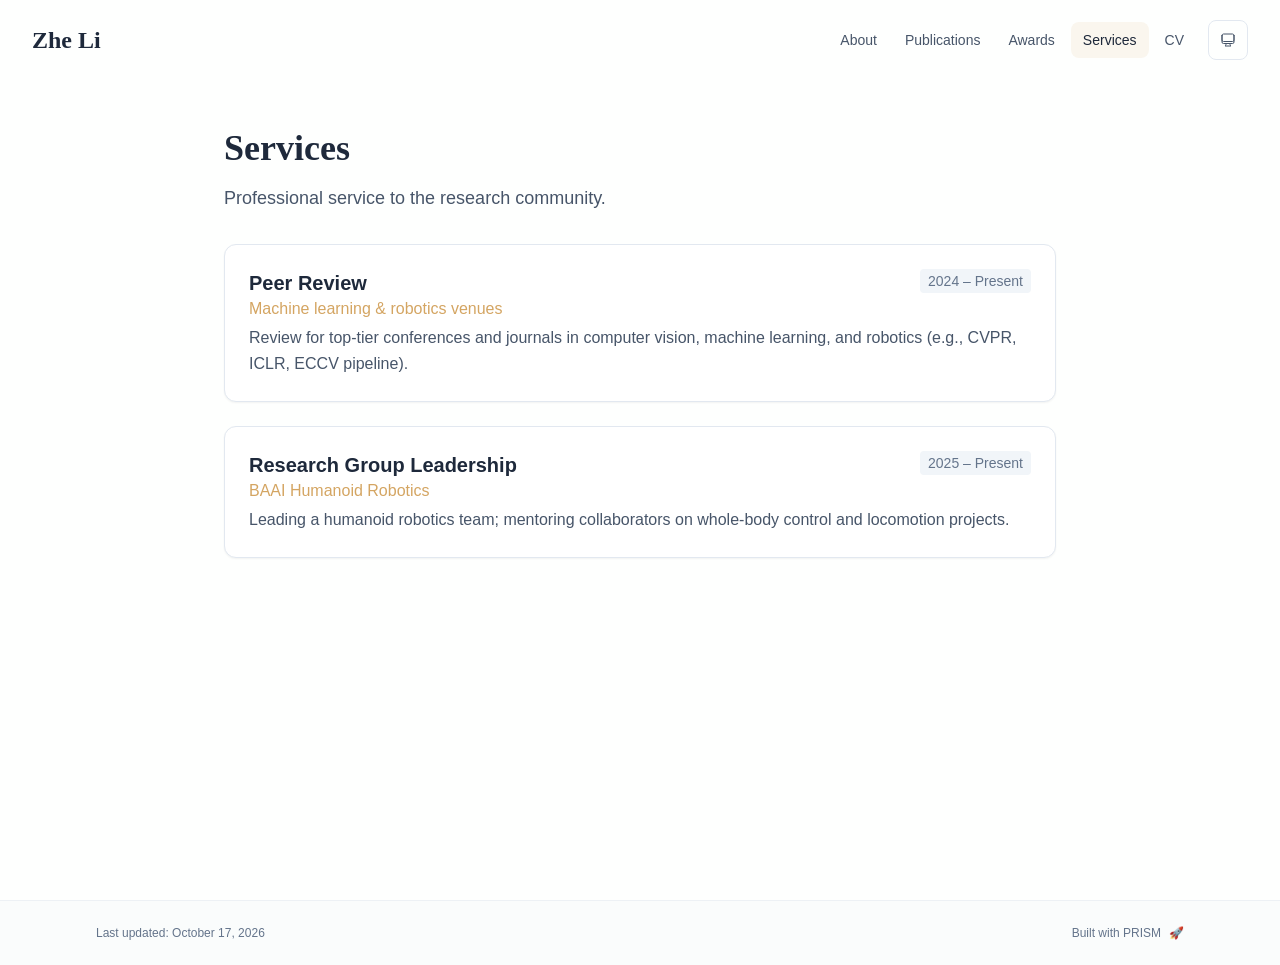
<file: services/index.html>
<!DOCTYPE html><html lang="en" class="scroll-smooth"><head><meta charSet="utf-8"/><meta name="viewport" content="width=device-width, initial-scale=1"/><link rel="stylesheet" href="/_next/static/css/ba6c14496e7915f1.css" data-precedence="next"/><link rel="preload" as="script" fetchPriority="low" href="/_next/static/chunks/webpack-679b75d1c4c2027c.js"/><script src="/_next/static/chunks/4bd1b696-70b6d399998de86a.js" async=""></script><script src="/_next/static/chunks/684-5aaa8290a129f299.js" async=""></script><script src="/_next/static/chunks/main-app-26427153d4f0dc2d.js" async=""></script><script src="/_next/static/chunks/461-a9a5d7b05a71d978.js" async=""></script><script src="/_next/static/chunks/874-6cc630662f3664af.js" async=""></script><script src="/_next/static/chunks/291-e39730cc9327e39b.js" async=""></script><script src="/_next/static/chunks/app/layout-bfe12c323d325dc7.js" async=""></script><script src="/_next/static/chunks/356-392387ec7740871c.js" async=""></script><script src="/_next/static/chunks/582-200b6347c5bfeb0f.js" async=""></script><script src="/_next/static/chunks/app/%5Bslug%5D/page-b427a3acdc716b13.js" async=""></script><link rel="icon" href="/favicon.svg" type="image/svg+xml"/><link rel="dns-prefetch" href="https://jialeliu.com"/><link rel="preconnect" href="https://jialeliu.com" crossorigin=""/><link rel="preload" as="font" type="font/woff2" href="https://jialeliu.com/fonts/georgiab.woff2" crossorigin=""/><script>
              try {
                const theme = localStorage.getItem('theme-storage');
                const parsed = theme ? JSON.parse(theme) : null;
                const setting = parsed?.state?.theme || 'system';
                const prefersDark = typeof window !== 'undefined' && window.matchMedia && window.matchMedia('(prefers-color-scheme: dark)').matches;
                const effective = setting === 'dark' ? 'dark' : (setting === 'light' ? 'light' : (prefersDark ? 'dark' : 'light'));
                var root = document.documentElement;
                root.classList.add(effective);
                root.setAttribute('data-theme', effective);
              } catch (e) {
                var root = document.documentElement;
                root.classList.add('light');
                root.setAttribute('data-theme', 'light');
              }
            </script><script>
    try {
      const cfg = {"enabled":true,"locales":["en"],"defaultLocale":"en","mode":"auto","fixedLocale":"en","persist":true,"switcher":true,"labels":{"en":"English"}};
      const storageKey = 'locale-storage';
      const normalize = (value) => typeof value === 'string' ? value.trim().replace('_', '-').toLowerCase() : '';
      const matchLocale = (candidate) => {
        const normalized = normalize(candidate);
        if (!normalized) return null;
        if (cfg.locales.includes(normalized)) return normalized;
        const language = normalized.split('-')[0];
        if (cfg.locales.includes(language)) return language;
        return null;
      };

      let resolved = null;

      if (cfg.persist) {
        resolved = matchLocale(localStorage.getItem(storageKey));
      }

      if (!resolved) {
        if (cfg.mode === 'fixed') {
          resolved = cfg.fixedLocale;
        } else {
          resolved = matchLocale(navigator.language);
        }
      }

      if (!resolved) {
        resolved = cfg.defaultLocale;
      }

      const root = document.documentElement;
      root.lang = resolved;
      root.setAttribute('data-locale', resolved);

      if (cfg.persist) {
        localStorage.setItem(storageKey, resolved);
      }
    } catch (e) {
      const root = document.documentElement;
      root.lang = 'en';
      root.setAttribute('data-locale', 'en');
    }
  </script><title>Services | Zhe Li</title><meta name="description" content="Professional service to the research community."/><meta name="author" content="Zhe Li"/><meta name="keywords" content="Zhe Li,PhD,Research,Nanyang Technology University"/><meta name="creator" content="Zhe Li"/><meta name="publisher" content="Zhe Li"/><meta property="og:title" content="Zhe Li"/><meta property="og:description" content="Graduate researcher in computer science, focusing on humanoid robotics, locomotion, and multimodal motion generation."/><meta property="og:site_name" content="Zhe Li&#x27;s Academic Website"/><meta property="og:locale" content="en_US"/><meta property="og:type" content="website"/><meta name="twitter:card" content="summary"/><meta name="twitter:title" content="Zhe Li"/><meta name="twitter:description" content="Graduate researcher in computer science, focusing on humanoid robotics, locomotion, and multimodal motion generation."/><link rel="icon" href="/favicon.svg"/><link rel="apple-touch-icon" href="/apple-touch-icon.png" sizes="180x180" type="image/png"/><script>document.querySelectorAll('body link[rel="icon"], body link[rel="apple-touch-icon"]').forEach(el => document.head.appendChild(el))</script><script src="/_next/static/chunks/polyfills-42372ed130431b0a.js" noModule=""></script></head><body class="font-sans antialiased"><div style="visibility:hidden"><nav class="fixed top-0 left-0 right-0 z-50" data-headlessui-state=""><div class="transition-all duration-300 ease-out bg-transparent" style="transform:translateY(-100px)"><div class="max-w-7xl mx-auto px-4 sm:px-6 lg:px-8"><div class="flex justify-between items-center h-16 lg:h-20"><div class="flex-shrink-0" tabindex="0"><a class="text-xl lg:text-2xl font-serif font-semibold text-primary hover:text-accent transition-colors duration-200" href="/">Zhe Li</a></div><div class="hidden lg:block"><div class="ml-10 flex items-center space-x-3"><div class="relative flex items-baseline space-x-1"><a data-nav-href="/" class="relative px-3 py-2 text-sm font-medium rounded-lg transition-colors duration-150 text-neutral-600" href="/">About</a><a data-nav-href="/#publications" class="relative px-3 py-2 text-sm font-medium rounded-lg transition-colors duration-150 text-neutral-600" href="/#publications">Publications</a><a data-nav-href="/awards" class="relative px-3 py-2 text-sm font-medium rounded-lg transition-colors duration-150 text-neutral-600" href="/awards/">Awards</a><a data-nav-href="/services" class="relative px-3 py-2 text-sm font-medium rounded-lg transition-colors duration-150 text-primary" href="/services/">Services</a><a data-nav-href="/Zhe_Li_CV.pdf" class="relative px-3 py-2 text-sm font-medium rounded-lg transition-colors duration-150 text-neutral-600" href="/Zhe_Li_CV.pdf" target="_blank" rel="noopener noreferrer">CV</a></div><div class="flex items-center justify-center w-10 h-10 rounded-lg border border-neutral-200 dark:border-[rgba(148,163,184,0.24)] bg-background dark:bg-neutral-800"><div class="w-4 h-4 rounded-full bg-neutral-300 animate-pulse"></div></div></div></div><div class="lg:hidden flex items-center space-x-2"><div class="flex items-center justify-center w-10 h-10 rounded-lg border border-neutral-200 dark:border-[rgba(148,163,184,0.24)] bg-background dark:bg-neutral-800"><div class="w-4 h-4 rounded-full bg-neutral-300 animate-pulse"></div></div><button class="inline-flex items-center justify-center p-2 rounded-md text-neutral-600 hover:text-primary hover:bg-neutral-100 dark:hover:bg-neutral-800 focus:outline-none focus:ring-2 focus:ring-inset focus:ring-accent transition-colors duration-200" id="headlessui-disclosure-button-«R7pdb»" type="button" aria-expanded="false" data-headlessui-state=""><span class="sr-only">Open main menu</span><div><svg xmlns="http://www.w3.org/2000/svg" fill="none" viewBox="0 0 24 24" stroke-width="1.5" stroke="currentColor" aria-hidden="true" data-slot="icon" class="block h-6 w-6"><path stroke-linecap="round" stroke-linejoin="round" d="M3.75 6.75h16.5M3.75 12h16.5m-16.5 5.25h16.5"></path></svg></div></button></div></div></div></div></nav><main class="min-h-screen pt-16 lg:pt-20"><div class="max-w-4xl mx-auto px-4 sm:px-6 lg:px-8 py-12"><div style="opacity:0;transform:translateY(20px)"><div class="mb-8"><h1 class="text-4xl font-serif font-bold text-primary mb-4">Services</h1><p class="text-lg text-neutral-600 dark:text-neutral-500 max-w-2xl">Professional service to the research community.</p></div><div class="grid gap-6"><div class="bg-white dark:bg-neutral-900 p-6 rounded-xl shadow-sm border border-neutral-200 dark:border-neutral-800 hover:shadow-lg transition-all duration-200 hover:scale-[1.01] flex gap-4" style="opacity:0;transform:translateY(20px)"><div class="flex-1 min-w-0"><div class="flex justify-between items-start gap-2"><h3 class="text-xl font-semibold text-primary">Peer Review</h3><span class="text-sm text-neutral-500 font-medium bg-neutral-100 dark:bg-neutral-800 px-2 py-0.5 rounded flex-shrink-0">2024 – Present</span></div><p class="text-base text-accent font-medium mb-1">Machine learning &amp; robotics venues</p><p class="text-base text-neutral-600 dark:text-neutral-500 leading-relaxed">Review for top-tier conferences and journals in computer vision, machine learning, and robotics (e.g., CVPR, ICLR, ECCV pipeline).</p></div></div><div class="bg-white dark:bg-neutral-900 p-6 rounded-xl shadow-sm border border-neutral-200 dark:border-neutral-800 hover:shadow-lg transition-all duration-200 hover:scale-[1.01] flex gap-4" style="opacity:0;transform:translateY(20px)"><div class="flex-1 min-w-0"><div class="flex justify-between items-start gap-2"><h3 class="text-xl font-semibold text-primary">Research Group Leadership</h3><span class="text-sm text-neutral-500 font-medium bg-neutral-100 dark:bg-neutral-800 px-2 py-0.5 rounded flex-shrink-0">2025 – Present</span></div><p class="text-base text-accent font-medium mb-1">BAAI Humanoid Robotics</p><p class="text-base text-neutral-600 dark:text-neutral-500 leading-relaxed">Leading a humanoid robotics team; mentoring collaborators on whole-body control and locomotion projects.</p></div></div></div></div></div><!--$--><!--/$--><!--$--><!--/$--></main><footer class="border-t border-neutral-200/50 bg-neutral-50/50 dark:bg-neutral-900/50 dark:border-neutral-700/50"><div class="max-w-6xl mx-auto px-4 sm:px-6 lg:px-8 py-6"><div class="flex flex-col sm:flex-row justify-between items-center gap-2"><p class="text-xs text-neutral-500">Last updated<!-- -->: <!-- -->October 17, 2026</p><p class="text-xs text-neutral-500 flex items-center"><a href="https://github.com/xyjoey/PRISM" target="_blank" rel="noopener noreferrer">Built with PRISM</a><span class="ml-2">🚀</span></p></div></div></footer></div><script src="/_next/static/chunks/webpack-679b75d1c4c2027c.js" async=""></script><script>(self.__next_f=self.__next_f||[]).push([0])</script><script>self.__next_f.push([1,"1:\"$Sreact.fragment\"\n3:I[3719,[\"461\",\"static/chunks/461-a9a5d7b05a71d978.js\",\"874\",\"static/chunks/874-6cc630662f3664af.js\",\"291\",\"static/chunks/291-e39730cc9327e39b.js\",\"177\",\"static/chunks/app/layout-bfe12c323d325dc7.js\"],\"ThemeProvider\"]\n4:I[310,[\"461\",\"static/chunks/461-a9a5d7b05a71d978.js\",\"874\",\"static/chunks/874-6cc630662f3664af.js\",\"291\",\"static/chunks/291-e39730cc9327e39b.js\",\"177\",\"static/chunks/app/layout-bfe12c323d325dc7.js\"],\"LocaleProvider\"]\n5:I[4574,[\"461\",\"static/chunks/461-a9a5d7b05a71d978.js\",\"874\",\"static/chunks/874-6cc630662f3664af.js\",\"291\",\"static/chunks/291-e39730cc9327e39b.js\",\"177\",\"static/chunks/app/layout-bfe12c323d325dc7.js\"],\"default\"]\n6:I[7555,[],\"\"]\n7:I[1295,[],\"\"]\n8:I[2548,[\"461\",\"static/chunks/461-a9a5d7b05a71d978.js\",\"874\",\"static/chunks/874-6cc630662f3664af.js\",\"291\",\"static/chunks/291-e39730cc9327e39b.js\",\"177\",\"static/chunks/app/layout-bfe12c323d325dc7.js\"],\"default\"]\na:I[9665,[],\"MetadataBoundary\"]\nc:I[9665,[],\"OutletBoundary\"]\nf:I[4911,[],\"AsyncMetadataOutlet\"]\n11:I[9665,[],\"ViewportBoundary\"]\n13:I[6614,[],\"\"]\n:HL[\"/_next/static/css/ba6c14496e7915f1.css\",\"style\"]\n2:T57d,\n    try {\n      const cfg = {\"enabled\":true,\"locales\":[\"en\"],\"defaultLocale\":\"en\",\"mode\":\"auto\",\"fixedLocale\":\"en\",\"persist\":true,\"switcher\":true,\"labels\":{\"en\":\"English\"}};\n      const storageKey = 'locale-storage';\n      const normalize = (value) =\u003e typeof value === 'string' ? value.trim().replace('_', '-').toLowerCase() : '';\n      const matchLocale = (candidate) =\u003e {\n        const normalized = normalize(candidate);\n        if (!normalized) return null;\n        if (cfg.locales.includes(normalized)) return normalized;\n        const language = normalized.split('-')[0];\n        if (cfg.locales.includes(language)) return language;\n        return null;\n      };\n\n      let resolved = null;\n\n      if (cfg.persist) {\n        resolved = matchLocale(localStorage.getItem(storageKey));\n      }\n\n      if (!resolved) {\n        if (cfg.mode === 'fixed') {\n          resolved = cfg.fixedLocale;\n        } else {\n          resolved = matchLocale(navigator.language);\n        }\n      }\n\n      if (!resolved) {\n        resolved = cfg.defaultLocale;\n      }\n\n      const root = document.documentElement;\n      root.lang = resolved;\n      root.setAttribute('data-locale', resolved);\n\n      if (cfg.persist) {\n        localStorage.setItem(storageKey, resolved);\n      }\n    } catch (e) {\n      const root = document.documentElement;\n      root.lang = 'en';\n      root.setAttribute('data-locale', 'en');\n    }\n  0:{\"P\":null,\"b\":\"9YKnNqkb7QIiKRjhQxenU\",\"p\":\"\",\"c\":[\"\",\"services\",\"\"],\"i\":false,\"f\":[[[\"\",{\"children\":[[\"slug\",\"services\",\"d\"],{\"children\":[\"__PAGE__\",{}]}]},\"$undefined\",\"$undefined\",true],[\"\",[\"$\",\"$1\",\"c\",{\"children\":[[[\"$\",\"link\",\"0\",{\"rel\":\"stylesheet\",\"href\":\"/_next/static/css/ba6c14496e7915f1.css\",\"precedence\":\"next\",\"crossOrigin\":\"$undefined\",\"nonce\":\"$undefined\"}]],[\"$\",\"html\",null,{\"lang\":\"en\",\"className\":\"scroll-smooth\",\"suppressHydrationWarning\":true,\"children\":[[\"$\",\"head\",null,{\"children\":[[\"$\",\"link\",null,{\"rel\":\"icon\",\"href\":\"/favicon.svg\",\"type\":\"image/svg+xml\"}],[\"$\",\"link\",null,{\"rel\":\"dns-prefetch\",\"href\":\"https://jialeliu.com\"}],[\"$\",\"link\",null,{\"rel\":\"preconnect\",\"href\":\"https://jialeliu.com\",\"crossOrigin\":\"\"}],[\"$\",\"link\",null,{\"rel\":\"preload\",\"as\":\"font\",\"type\":\"font/woff2\",\"href\":\"https://jialeliu.com/fonts/georgiab.woff2\",\"crossOrigin\":\"\"}],[\"$\",\"script\",null,{\"dangerouslySetInnerHTML\":{\"__html\":\"\\n              try {\\n                const theme = localStorage.getItem('theme-storage');\\n                const parsed = theme ? JSON.parse(theme) : null;\\n                const setting = parsed?.state?.theme || 'system';\\n                const prefersDark = typeof window !== 'undefined' \u0026\u0026 window.matchMedia \u0026\u0026 window.matchMedia('(prefers-color-scheme: dark)').matches;\\n                const effective = setting === 'dark' ? 'dark' : (setting === 'light' ? 'light' : (prefersDark ? 'dark' : 'light'));\\n                var root = document.documentElement;\\n                root.classList.add(effective);\\n                root.setAttribute('data-theme', effective);\\n              } catch (e) {\\n                var root = document.documentElement;\\n                root.classList.add('light');\\n                root.setAttribute('data-theme', 'light');\\n              }\\n            \"}}],[\"$\",\"script\",null,{\"dangerouslySetInnerHTML\":{\"__html\":\"$2\"}}]]}],[\"$\",\"body\",null,{\"className\":\"font-sans antialiased\",\"children\":[\"$\",\"$L3\",null,{\"children\":[\"$\",\"$L4\",null,{\"config\":{\"enabled\":true,\"locales\":[\"en\"],\"defaultLocale\":\"en\",\"mode\":\"auto\",\"fixedLocale\":\"en\",\"persist\":true,\"switcher\":true,\"labels\":{\"en\":\"English\"}},\"children\":[[\"$\",\"$L5\",null,{\"items\":[{\"title\":\"About\",\"type\":\"page\",\"target\":\"about\",\"href\":\"/\"},{\"title\":\"Publications\",\"type\":\"page\",\"target\":\"publications\",\"href\":\"/#publications\"},{\"title\":\"Awards\",\"type\":\"page\",\"target\":\"awards\",\"href\":\"/awards\"},{\"title\":\"Services\",\"type\":\"page\",\"target\":\"services\",\"href\":\"/services\"},{\"title\":\"CV\",\"type\":\"link\",\"target\":\"cv\",\"href\":\"/Zhe_Li_CV.pdf\"}],\"siteTitle\":\"Zhe Li\",\"enableOnePageMode\":false,\"i18n\":\"$0:f:0:1:1:props:children:1:props:children:1:props:children:props:children:props:config\",\"itemsByLocale\":{\"en\":[{\"title\":\"About\",\"type\":\"page\",\"target\":\"about\",\"href\":\"/\"},{\"title\":\"Publications\",\"type\":\"page\",\"target\":\"publications\",\"href\":\"/#publications\"},{\"title\":\"Awards\",\"type\":\"page\",\"target\":\"awards\",\"href\":\"/awards\"},{\"title\":\"Services\",\"type\":\"page\",\"target\":\"services\",\"href\":\"/services\"},{\"title\":\"CV\",\"type\":\"link\",\"target\":\"cv\",\"href\":\"/Zhe_Li_CV.pdf\"}]},\"siteTitleByLocale\":{\"en\":\"Zhe Li\"}}],[\"$\",\"main\",null,{\"className\":\"min-h-screen pt-16 lg:pt-20\",\"children\":[\"$\",\"$L6\",null,{\"parallelRouterKey\":\"children\",\"error\":\"$undefined\",\"errorStyles\":\"$undefined\",\"errorScripts\":\"$undefined\",\"template\":[\"$\",\"$L7\",null,{}],\"templateStyles\":\"$undefined\",\"templateScripts\":\"$undefined\",\"notFound\":[[[\"$\",\"title\",null,{\"children\":\"404: This page could not be found.\"}],[\"$\",\"div\",null,{\"style\":{\"fontFamily\":\"system-ui,\\\"Segoe UI\\\",Roboto,Helvetica,Arial,sans-serif,\\\"Apple Color Emoji\\\",\\\"Segoe UI Emoji\\\"\",\"height\":\"100vh\",\"textAlign\":\"center\",\"display\":\"flex\",\"flexDirection\":\"column\",\"alignItems\":\"center\",\"justifyContent\":\"center\"},\"children\":[\"$\",\"div\",null,{\"children\":[[\"$\",\"style\",null,{\"dangerouslySetInnerHTML\":{\"__html\":\"body{color:#000;background:#fff;margin:0}.next-error-h1{border-right:1px solid rgba(0,0,0,.3)}@media (prefers-color-scheme:dark){body{color:#fff;background:#000}.next-error-h1{border-right:1px solid rgba(255,255,255,.3)}}\"}}],[\"$\",\"h1\",null,{\"className\":\"next-error-h1\",\"style\":{\"display\":\"inline-block\",\"margin\":\"0 20px 0 0\",\"padding\":\"0 23px 0 0\",\"fontSize\":24,\"fontWeight\":500,\"verticalAlign\":\"top\",\"lineHeight\":\"49px\"},\"children\":404}],[\"$\",\"div\",null,{\"style\":{\"display\":\"inline-block\"},\"children\":[\"$\",\"h2\",null,{\"style\":{\"fontSize\":14,\"fontWeight\":400,\"lineHeight\":\"49px\",\"margin\":0},\"children\":\"This page could not be found.\"}]}]]}]}]],[]],\"forbidden\":\"$undefined\",\"unauthorized\":\"$undefined\"}]}],[\"$\",\"$L8\",null,{\"lastUpdated\":\"October 17, 2026\",\"lastUpdatedByLocale\":{\"en\":\"October 17, 2026\"},\"defaultLocale\":\"en\"}]]}]}]}]]}]]}],{\"children\":[[\"slug\",\"services\",\"d\"],[\"$\",\"$1\",\"c\",{\"children\":[null,[\"$\",\"$L6\",null,{\"parallelRouterKey\":\"children\",\"error\":\"$undefined\",\"errorStyles\":\"$undefined\",\"errorScripts\":\"$undefined\",\"template\":[\"$\",\"$L7\",null,{}],\"templateStyles\":\"$undefined\",\"templateScripts\":\"$undefined\",\"notFound\":\"$undefined\",\"forbidden\":\"$undefined\",\"unauthorized\":\"$undefined\"}]]}],{\"children\":[\"__PAGE__\",[\"$\",\"$1\",\"c\",{\"children\":[\"$L9\",[\"$\",\"$La\",null,{\"children\":\"$Lb\"}],null,[\"$\",\"$Lc\",null,{\"children\":[\"$Ld\",\"$Le\",[\"$\",\"$Lf\",null,{\"promise\":\"$@10\"}]]}]]}],{},null,false]},null,false]},null,false],[\"$\",\"$1\",\"h\",{\"children\":[null,[\"$\",\"$1\",\"fP1AR-gPdoEKNVpoB1567\",{\"children\":[[\"$\",\"$L11\",null,{\"children\":\"$L12\"}],null]}],null]}],false]],\"m\":\"$undefined\",\"G\":[\"$13\",\"$undefined\"],\"s\":false,\"S\":true}\n14:\"$Sreact.suspense\"\n15:I[4911,[],\"AsyncMetadata\"]\n17:I[2382,[\"461\",\"static/chunks/461-a9a5d7b05a71d978.js\",\"356\",\"static/chunks/356-392387ec7740871c.js\",\"582\",\"static/chunks/582-200b6347c5bfeb0f.js\",\"182\",\"static/chunks/app/%5Bslug%5D/page-b427a3acdc716b13.js\"],\"default\"]\nb:[\"$\",\"$14\",null,{\"fallback\":null,\"children\":[\"$\",\"$L15\",null,{\"promise\":\"$@16\"}]}]\n9:[\"$\",\"$L17\",null,{\"dataByLocale\":{\"en\":{\"type\":\"card\",\"config\":{\"type\":\"card\",\"title\":\"Services\",\"description\":\"Professional service to the research community.\",\"items\":[{\"title\":\"Peer Review\",\"subtitle\":\"Machine learning \u0026 robotics venues\",\"date\":\"2024 – Present\",\"content\":\"Review for top-tier conferences and journals in computer vision, machine learning, and robotics (e.g., CVPR, ICLR, ECCV pipeline).\"},{\"title\":\"Research Group Leadership\",\"subtitle\":\"BAAI Humanoid Robotics\",\"date\":\"2025 – Present\",\"content\":\"Leading a humanoid robotics team; mentoring collaborators on whole-body control and locomotion projects.\"}]}}},\"defaultLocale\":\"en\"}]\ne:null\n12:[[\"$\",\"meta\",\"0\",{\"charSet\":\"utf-8\"}],[\"$\",\"meta\",\"1\",{\"name\":\"viewport\",\"content\":\"width=device-width, initial-scale=1\"}]]\nd:null\n16:{\"metadata\":[[\"$\",\"title\",\"0\",{\"children\":\"Services | Zhe Li\"}],[\"$\",\"meta\",\"1\",{\"name\":\"description\",\"content\":\"Professional service to the research community.\"}],[\"$\",\"meta\",\"2\",{\"name\":\"author\",\"content\":\"Zhe Li\"}],[\"$\",\"meta\",\"3\",{\"name\":\"keywords\",\"content\":\"Zhe Li,PhD,Research,Nanyang Technology University\"}],[\"$\",\"meta\",\"4\",{\"name\":\"creator\",\"content\":\"Zhe Li\"}],[\"$\",\"meta\",\"5\",{\"name\":\"publisher\",\"content\":\"Zhe Li\"}],[\"$\",\"meta\",\"6\",{\"property\":\"og:title\",\"content\":\"Zhe Li\"}],[\"$\",\"meta\",\"7\",{\"property\":\"og:description\",\"content\":\"Graduate researcher in computer science, focusing on humanoid robotics, locomotion, and multimodal motion generation.\"}],[\"$\",\"meta\",\"8\",{\"property\":\"og:site_name\",\"content\":\"Zhe Li's Academic Website\"}],[\"$\",\"meta\",\"9\",{\"property\":\"og:locale\",\"content\":\"en_US\"}],[\"$\",\"meta\",\"10\",{\"property\":\"og:type\",\"content\":\"website\"}],[\"$\",\"meta\",\"11\",{\"name\":\"twitter:card\",\"content\":\"summary\"}],[\"$\",\"meta\",\"12\",{\"name\":\"twitter:title\",\"content\":\"Zhe Li\"}],[\"$\",\"meta\",\"13\",{\"name\":\"twitter:description\",\"content\":\"Graduate researcher in computer science, focusing on humanoid robotics, locomotion, and multimodal motion generation.\"}],[\"$\",\"link\",\"14\",{\"rel\":\"icon\",\"href\":\"/favicon.svg\"}],[\"$\",\"link\",\"15\",{\"rel\":\"apple-touch-icon\",\"href\":\"/apple-touch-icon.png\",\"sizes\":\"180x180\",\"type\":\"image/png\"}]],\"error\":null,\"digest\":\"$undefined\"}\n10:{\"metadata\":\"$16:metadata\",\"error\":null,\"digest\":\"$undefined\"}\n"])</script></body></html>
</file>
<file: _next/static/css/ba6c14496e7915f1.css>
/*! tailwindcss v4.1.10 | MIT License | https://tailwindcss.com */@layer properties{@supports (((-webkit-hyphens:none)) and (not (margin-trim:inline))) or ((-moz-orient:inline) and (not (color:rgb(from red r g b)))){*,::backdrop,:after,:before{--tw-translate-x:0;--tw-translate-y:0;--tw-translate-z:0;--tw-rotate-x:initial;--tw-rotate-y:initial;--tw-rotate-z:initial;--tw-skew-x:initial;--tw-skew-y:initial;--tw-space-y-reverse:0;--tw-space-x-reverse:0;--tw-border-style:solid;--tw-leading:initial;--tw-font-weight:initial;--tw-ordinal:initial;--tw-slashed-zero:initial;--tw-numeric-figure:initial;--tw-numeric-spacing:initial;--tw-numeric-fraction:initial;--tw-shadow:0 0 #0000;--tw-shadow-color:initial;--tw-shadow-alpha:100%;--tw-inset-shadow:0 0 #0000;--tw-inset-shadow-color:initial;--tw-inset-shadow-alpha:100%;--tw-ring-color:initial;--tw-ring-shadow:0 0 #0000;--tw-inset-ring-color:initial;--tw-inset-ring-shadow:0 0 #0000;--tw-ring-inset:initial;--tw-ring-offset-width:0px;--tw-ring-offset-color:#fff;--tw-ring-offset-shadow:0 0 #0000;--tw-blur:initial;--tw-brightness:initial;--tw-contrast:initial;--tw-grayscale:initial;--tw-hue-rotate:initial;--tw-invert:initial;--tw-opacity:initial;--tw-saturate:initial;--tw-sepia:initial;--tw-drop-shadow:initial;--tw-drop-shadow-color:initial;--tw-drop-shadow-alpha:100%;--tw-drop-shadow-size:initial;--tw-backdrop-blur:initial;--tw-backdrop-brightness:initial;--tw-backdrop-contrast:initial;--tw-backdrop-grayscale:initial;--tw-backdrop-hue-rotate:initial;--tw-backdrop-invert:initial;--tw-backdrop-opacity:initial;--tw-backdrop-saturate:initial;--tw-backdrop-sepia:initial;--tw-duration:initial;--tw-ease:initial;--tw-scale-x:1;--tw-scale-y:1;--tw-scale-z:1}}}@layer theme{:host,:root{--font-sans:"Inter",-apple-system,BlinkMacSystemFont,"Segoe UI",Roboto,sans-serif;--color-red-50:oklch(97.1% .013 17.38);--color-red-400:oklch(70.4% .191 22.216);--color-red-600:oklch(57.7% .245 27.325);--color-red-900:oklch(39.6% .141 25.723);--color-white:#fff;--spacing:.25rem;--container-2xl:42rem;--container-3xl:48rem;--container-4xl:56rem;--container-6xl:72rem;--container-7xl:80rem;--text-xs:.75rem;--text-xs--line-height:calc(1/.75);--text-sm:.875rem;--text-sm--line-height:calc(1.25/.875);--text-base:1rem;--text-base--line-height:calc(1.5/1);--text-lg:1.125rem;--text-lg--line-height:calc(1.75/1.125);--text-xl:1.25rem;--text-xl--line-height:calc(1.75/1.25);--text-2xl:1.5rem;--text-2xl--line-height:calc(2/1.5);--text-3xl:1.875rem;--text-3xl--line-height:calc(2.25/1.875);--text-4xl:2.25rem;--text-4xl--line-height:calc(2.5/2.25);--font-weight-medium:500;--font-weight-semibold:600;--font-weight-bold:700;--leading-tight:1.25;--leading-relaxed:1.625;--radius-md:.375rem;--radius-lg:.5rem;--radius-xl:.75rem;--radius-2xl:1rem;--ease-in:cubic-bezier(.4,0,1,1);--ease-out:cubic-bezier(0,0,.2,1);--ease-in-out:cubic-bezier(.4,0,.2,1);--animate-pulse:pulse 2s cubic-bezier(.4,0,.6,1)infinite;--blur-xl:24px;--aspect-video:16/9;--default-transition-duration:.15s;--default-transition-timing-function:cubic-bezier(.4,0,.2,1);--default-font-family:"Inter",-apple-system,BlinkMacSystemFont,"Segoe UI",Roboto,sans-serif;--default-mono-font-family:"SF Mono",Monaco,"Cascadia Code","Roboto Mono",Consolas,"Courier New",monospace;--line-height-normal:1.5;--shadow-glass:0 8px 32px 0 #1f26875e}}@layer base{*,::backdrop,:after,:before{box-sizing:border-box;border:0 solid;margin:0;padding:0}::file-selector-button{box-sizing:border-box;border:0 solid;margin:0;padding:0}:host,html{-webkit-text-size-adjust:100%;tab-size:4;line-height:1.5;font-family:var(--default-font-family,ui-sans-serif,system-ui,sans-serif,"Apple Color Emoji","Segoe UI Emoji","Segoe UI Symbol","Noto Color Emoji");font-feature-settings:var(--default-font-feature-settings,normal);font-variation-settings:var(--default-font-variation-settings,normal);-webkit-tap-highlight-color:transparent}hr{height:0;color:inherit;border-top-width:1px}abbr:where([title]){-webkit-text-decoration:underline dotted;text-decoration:underline dotted}h1,h2,h3,h4,h5,h6{font-size:inherit;font-weight:inherit}a{color:inherit;-webkit-text-decoration:inherit;text-decoration:inherit}b,strong{font-weight:bolder}code,kbd,pre,samp{font-family:var(--default-mono-font-family,ui-monospace,SFMono-Regular,Menlo,Monaco,Consolas,"Liberation Mono","Courier New",monospace);font-feature-settings:var(--default-mono-font-feature-settings,normal);font-variation-settings:var(--default-mono-font-variation-settings,normal);font-size:1em}small{font-size:80%}sub,sup{vertical-align:baseline;font-size:75%;line-height:0;position:relative}sub{bottom:-.25em}sup{top:-.5em}table{text-indent:0;border-color:inherit;border-collapse:collapse}:-moz-focusring{outline:auto}progress{vertical-align:baseline}summary{display:list-item}menu,ol,ul{list-style:none}audio,canvas,embed,iframe,img,object,svg,video{vertical-align:middle;display:block}img,video{max-width:100%;height:auto}button,input,optgroup,select,textarea{font:inherit;font-feature-settings:inherit;font-variation-settings:inherit;letter-spacing:inherit;color:inherit;opacity:1;background-color:#0000;border-radius:0}::file-selector-button{font:inherit;font-feature-settings:inherit;font-variation-settings:inherit;letter-spacing:inherit;color:inherit;opacity:1;background-color:#0000;border-radius:0}:where(select:is([multiple],[size])) optgroup{font-weight:bolder}:where(select:is([multiple],[size])) optgroup option{padding-inline-start:20px}::file-selector-button{margin-inline-end:4px}::placeholder{opacity:1}@supports (not ((-webkit-appearance:-apple-pay-button))) or (contain-intrinsic-size:1px){::placeholder{color:currentColor}@supports (color:color-mix(in lab,red,red)){::placeholder{color:color-mix(in oklab,currentcolor 50%,transparent)}}}textarea{resize:vertical}::-webkit-search-decoration{-webkit-appearance:none}::-webkit-date-and-time-value{min-height:1lh;text-align:inherit}::-webkit-datetime-edit{display:inline-flex}::-webkit-datetime-edit-fields-wrapper{padding:0}::-webkit-datetime-edit,::-webkit-datetime-edit-year-field{padding-block:0}::-webkit-datetime-edit-day-field,::-webkit-datetime-edit-month-field{padding-block:0}::-webkit-datetime-edit-hour-field,::-webkit-datetime-edit-minute-field{padding-block:0}::-webkit-datetime-edit-millisecond-field,::-webkit-datetime-edit-second-field{padding-block:0}::-webkit-datetime-edit-meridiem-field{padding-block:0}:-moz-ui-invalid{box-shadow:none}button,input:where([type=button],[type=reset],[type=submit]){appearance:button}::file-selector-button{appearance:button}::-webkit-inner-spin-button,::-webkit-outer-spin-button{height:auto}[hidden]:where(:not([hidden=until-found])){display:none!important}}@layer components;@layer utilities{.pointer-events-none{pointer-events:none}.visible{visibility:visible}.sr-only{clip:rect(0,0,0,0);white-space:nowrap;border-width:0;width:1px;height:1px;margin:-1px;padding:0;overflow:hidden}.absolute,.sr-only{position:absolute}.fixed{position:fixed}.relative{position:relative}.static{position:static}.sticky{position:sticky}.inset-0{inset:calc(var(--spacing)*0)}.top-0{top:calc(var(--spacing)*0)}.top-1\/2{top:50%}.top-2{top:calc(var(--spacing)*2)}.top-8{top:calc(var(--spacing)*8)}.top-full{top:100%}.right-0{right:calc(var(--spacing)*0)}.right-2{right:calc(var(--spacing)*2)}.left-0{left:calc(var(--spacing)*0)}.left-1\/2{left:50%}.left-3{left:calc(var(--spacing)*3)}.z-10{z-index:10}.z-20{z-index:20}.z-40{z-index:40}.z-50{z-index:50}.container{width:100%}@media (min-width:40rem){.container{max-width:40rem}}@media (min-width:48rem){.container{max-width:48rem}}@media (min-width:64rem){.container{max-width:64rem}}@media (min-width:80rem){.container{max-width:80rem}}@media (min-width:96rem){.container{max-width:96rem}}.mx-auto{margin-inline:auto}.my-4{margin-block:calc(var(--spacing)*4)}.mt-2{margin-top:calc(var(--spacing)*2)}.mt-4{margin-top:calc(var(--spacing)*4)}.mt-6{margin-top:calc(var(--spacing)*6)}.mt-8{margin-top:calc(var(--spacing)*8)}.mt-auto{margin-top:auto}.mr-1{margin-right:calc(var(--spacing)*1)}.mr-1\.5{margin-right:calc(var(--spacing)*1.5)}.mr-2{margin-right:calc(var(--spacing)*2)}.mb-1{margin-bottom:calc(var(--spacing)*1)}.mb-2{margin-bottom:calc(var(--spacing)*2)}.mb-3{margin-bottom:calc(var(--spacing)*3)}.mb-4{margin-bottom:calc(var(--spacing)*4)}.mb-6{margin-bottom:calc(var(--spacing)*6)}.mb-8{margin-bottom:calc(var(--spacing)*8)}.ml-0{margin-left:calc(var(--spacing)*0)}.ml-2{margin-left:calc(var(--spacing)*2)}.ml-4{margin-left:calc(var(--spacing)*4)}.ml-10{margin-left:calc(var(--spacing)*10)}.line-clamp-2{-webkit-line-clamp:2}.line-clamp-2,.line-clamp-3{-webkit-box-orient:vertical;display:-webkit-box;overflow:hidden}.line-clamp-3{-webkit-line-clamp:3}.block{display:block}.contents{display:contents}.flex{display:flex}.grid{display:grid}.hidden{display:none}.inline{display:inline}.inline-block{display:inline-block}.inline-flex{display:inline-flex}.table{display:table}.aspect-video{aspect-ratio:var(--aspect-video)}.h-0{height:calc(var(--spacing)*0)}.h-2\.5{height:calc(var(--spacing)*2.5)}.h-3{height:calc(var(--spacing)*3)}.h-3\.5{height:calc(var(--spacing)*3.5)}.h-4{height:calc(var(--spacing)*4)}.h-5{height:calc(var(--spacing)*5)}.h-6{height:calc(var(--spacing)*6)}.h-8{height:calc(var(--spacing)*8)}.h-10{height:calc(var(--spacing)*10)}.h-12{height:calc(var(--spacing)*12)}.h-16{height:calc(var(--spacing)*16)}.h-64{height:calc(var(--spacing)*64)}.h-full{height:100%}.max-h-80{max-height:calc(var(--spacing)*80)}.min-h-screen{min-height:100vh}.w-0{width:calc(var(--spacing)*0)}.w-2\.5{width:calc(var(--spacing)*2.5)}.w-3{width:calc(var(--spacing)*3)}.w-3\.5{width:calc(var(--spacing)*3.5)}.w-4{width:calc(var(--spacing)*4)}.w-5{width:calc(var(--spacing)*5)}.w-6{width:calc(var(--spacing)*6)}.w-8{width:calc(var(--spacing)*8)}.w-10{width:calc(var(--spacing)*10)}.w-12{width:calc(var(--spacing)*12)}.w-14{width:calc(var(--spacing)*14)}.w-16{width:calc(var(--spacing)*16)}.w-32{width:calc(var(--spacing)*32)}.w-36{width:calc(var(--spacing)*36)}.w-64{width:calc(var(--spacing)*64)}.w-auto{width:auto}.w-full{width:100%}.max-w-2xl{max-width:var(--container-2xl)}.max-w-3xl{max-width:var(--container-3xl)}.max-w-4xl{max-width:var(--container-4xl)}.max-w-6xl{max-width:var(--container-6xl)}.max-w-7xl{max-width:var(--container-7xl)}.max-w-\[calc\(100vw-2rem\)\]{max-width:calc(100vw - 2rem)}.min-w-0{min-width:calc(var(--spacing)*0)}.flex-1{flex:1}.flex-shrink-0,.shrink-0{flex-shrink:0}.flex-grow{flex-grow:1}.-translate-x-1\/2{--tw-translate-x:calc(calc(1/2*100%)*-1)}.-translate-x-1\/2,.-translate-y-1\/2{translate:var(--tw-translate-x)var(--tw-translate-y)}.-translate-y-1\/2{--tw-translate-y:calc(calc(1/2*100%)*-1)}.-translate-y-full{--tw-translate-y:-100%;translate:var(--tw-translate-x)var(--tw-translate-y)}.transform{transform:var(--tw-rotate-x,)var(--tw-rotate-y,)var(--tw-rotate-z,)var(--tw-skew-x,)var(--tw-skew-y,)}.animate-pulse{animation:var(--animate-pulse)}.cursor-pointer{cursor:pointer}.resize{resize:both}.scroll-mt-24{scroll-margin-top:calc(var(--spacing)*24)}.list-inside{list-style-position:inside}.list-decimal{list-style-type:decimal}.list-disc{list-style-type:disc}.grid-cols-1{grid-template-columns:repeat(1,minmax(0,1fr))}.flex-col{flex-direction:column}.flex-row{flex-direction:row}.flex-nowrap{flex-wrap:nowrap}.flex-wrap{flex-wrap:wrap}.items-baseline{align-items:baseline}.items-center{align-items:center}.items-start{align-items:flex-start}.justify-between{justify-content:space-between}.justify-center{justify-content:center}.gap-1{gap:calc(var(--spacing)*1)}.gap-1\.5{gap:calc(var(--spacing)*1.5)}.gap-2{gap:calc(var(--spacing)*2)}.gap-3{gap:calc(var(--spacing)*3)}.gap-4{gap:calc(var(--spacing)*4)}.gap-6{gap:calc(var(--spacing)*6)}.gap-12{gap:calc(var(--spacing)*12)}:where(.space-y-1>:not(:last-child)){--tw-space-y-reverse:0;margin-block-start:calc(calc(var(--spacing)*1)*var(--tw-space-y-reverse));margin-block-end:calc(calc(var(--spacing)*1)*calc(1 - var(--tw-space-y-reverse)))}:where(.space-y-2>:not(:last-child)){--tw-space-y-reverse:0;margin-block-start:calc(calc(var(--spacing)*2)*var(--tw-space-y-reverse));margin-block-end:calc(calc(var(--spacing)*2)*calc(1 - var(--tw-space-y-reverse)))}:where(.space-y-4>:not(:last-child)){--tw-space-y-reverse:0;margin-block-start:calc(calc(var(--spacing)*4)*var(--tw-space-y-reverse));margin-block-end:calc(calc(var(--spacing)*4)*calc(1 - var(--tw-space-y-reverse)))}:where(.space-y-6>:not(:last-child)){--tw-space-y-reverse:0;margin-block-start:calc(calc(var(--spacing)*6)*var(--tw-space-y-reverse));margin-block-end:calc(calc(var(--spacing)*6)*calc(1 - var(--tw-space-y-reverse)))}:where(.space-y-8>:not(:last-child)){--tw-space-y-reverse:0;margin-block-start:calc(calc(var(--spacing)*8)*var(--tw-space-y-reverse));margin-block-end:calc(calc(var(--spacing)*8)*calc(1 - var(--tw-space-y-reverse)))}:where(.space-x-0\.5>:not(:last-child)){--tw-space-x-reverse:0;margin-inline-start:calc(calc(var(--spacing)*.5)*var(--tw-space-x-reverse));margin-inline-end:calc(calc(var(--spacing)*.5)*calc(1 - var(--tw-space-x-reverse)))}:where(.space-x-1>:not(:last-child)){--tw-space-x-reverse:0;margin-inline-start:calc(calc(var(--spacing)*1)*var(--tw-space-x-reverse));margin-inline-end:calc(calc(var(--spacing)*1)*calc(1 - var(--tw-space-x-reverse)))}:where(.space-x-2>:not(:last-child)){--tw-space-x-reverse:0;margin-inline-start:calc(calc(var(--spacing)*2)*var(--tw-space-x-reverse));margin-inline-end:calc(calc(var(--spacing)*2)*calc(1 - var(--tw-space-x-reverse)))}:where(.space-x-3>:not(:last-child)){--tw-space-x-reverse:0;margin-inline-start:calc(calc(var(--spacing)*3)*var(--tw-space-x-reverse));margin-inline-end:calc(calc(var(--spacing)*3)*calc(1 - var(--tw-space-x-reverse)))}.overflow-hidden{overflow:hidden}.overflow-x-auto{overflow-x:auto}.overflow-y-auto{overflow-y:auto}.overscroll-y-contain{overscroll-behavior-y:contain}.scroll-smooth{scroll-behavior:smooth}.rounded{border-radius:.25rem}.rounded-2xl{border-radius:var(--radius-2xl)}.rounded-full{border-radius:3.40282e+38px}.rounded-lg{border-radius:var(--radius-lg)}.rounded-md{border-radius:var(--radius-md)}.rounded-xl{border-radius:var(--radius-xl)}.border{border-style:var(--tw-border-style);border-width:1px}.border-t{border-top-style:var(--tw-border-style);border-top-width:1px}.border-t-4{border-top-style:var(--tw-border-style);border-top-width:4px}.border-r-4{border-right-style:var(--tw-border-style);border-right-width:4px}.border-b{border-bottom-style:var(--tw-border-style);border-bottom-width:1px}.border-l-4{border-left-style:var(--tw-border-style);border-left-width:4px}.border-accent,.border-accent\/30{border-color:var(--accent)}@supports (color:color-mix(in lab,red,red)){.border-accent\/30{border-color:color-mix(in oklab,var(--accent)30%,transparent)}}.border-accent\/50{border-color:var(--accent)}@supports (color:color-mix(in lab,red,red)){.border-accent\/50{border-color:color-mix(in oklab,var(--accent)50%,transparent)}}.border-neutral-100{border-color:var(--neutral-100)}.border-neutral-200,.border-neutral-200\/50{border-color:var(--neutral-200)}@supports (color:color-mix(in lab,red,red)){.border-neutral-200\/50{border-color:color-mix(in oklab,var(--neutral-200)50%,transparent)}}.border-neutral-200\/60{border-color:var(--neutral-200)}@supports (color:color-mix(in lab,red,red)){.border-neutral-200\/60{border-color:color-mix(in oklab,var(--neutral-200)60%,transparent)}}.border-neutral-200\/90{border-color:var(--neutral-200)}@supports (color:color-mix(in lab,red,red)){.border-neutral-200\/90{border-color:color-mix(in oklab,var(--neutral-200)90%,transparent)}}.border-transparent{border-color:#0000}.border-t-accent{border-top-color:var(--accent)}.border-t-neutral-800{border-top-color:var(--neutral-800)}.bg-accent,.bg-accent\/10{background-color:var(--accent)}@supports (color:color-mix(in lab,red,red)){.bg-accent\/10{background-color:color-mix(in oklab,var(--accent)10%,transparent)}}.bg-accent\/\[0\.07\]{background-color:var(--accent)}@supports (color:color-mix(in lab,red,red)){.bg-accent\/\[0\.07\]{background-color:color-mix(in oklab,var(--accent)7%,transparent)}}.bg-background,.bg-background\/80{background-color:var(--background)}@supports (color:color-mix(in lab,red,red)){.bg-background\/80{background-color:color-mix(in oklab,var(--background)80%,transparent)}}.bg-background\/95{background-color:var(--background)}@supports (color:color-mix(in lab,red,red)){.bg-background\/95{background-color:color-mix(in oklab,var(--background)95%,transparent)}}.bg-neutral-50,.bg-neutral-50\/50{background-color:var(--neutral-50)}@supports (color:color-mix(in lab,red,red)){.bg-neutral-50\/50{background-color:color-mix(in oklab,var(--neutral-50)50%,transparent)}}.bg-neutral-50\/60{background-color:var(--neutral-50)}@supports (color:color-mix(in lab,red,red)){.bg-neutral-50\/60{background-color:color-mix(in oklab,var(--neutral-50)60%,transparent)}}.bg-neutral-100{background-color:var(--neutral-100)}.bg-neutral-300{background-color:var(--neutral-300)}.bg-neutral-800{background-color:var(--neutral-800)}.bg-red-50{background-color:var(--color-red-50)}.bg-transparent{background-color:#0000}.bg-white{background-color:var(--color-white)}.object-contain{object-fit:contain}.object-cover{object-fit:cover}.object-\[32\%_center\]{object-position:32% center}.p-1\.5{padding:calc(var(--spacing)*1.5)}.p-2{padding:calc(var(--spacing)*2)}.p-4{padding:calc(var(--spacing)*4)}.p-6{padding:calc(var(--spacing)*6)}.px-1\.5{padding-inline:calc(var(--spacing)*1.5)}.px-2{padding-inline:calc(var(--spacing)*2)}.px-3{padding-inline:calc(var(--spacing)*3)}.px-4{padding-inline:calc(var(--spacing)*4)}.py-0\.5{padding-block:calc(var(--spacing)*.5)}.py-1{padding-block:calc(var(--spacing)*1)}.py-1\.5{padding-block:calc(var(--spacing)*1.5)}.py-2{padding-block:calc(var(--spacing)*2)}.py-3{padding-block:calc(var(--spacing)*3)}.py-6{padding-block:calc(var(--spacing)*6)}.py-8{padding-block:calc(var(--spacing)*8)}.py-12{padding-block:calc(var(--spacing)*12)}.pt-2{padding-top:calc(var(--spacing)*2)}.pt-16{padding-top:calc(var(--spacing)*16)}.pr-1{padding-right:calc(var(--spacing)*1)}.pr-2{padding-right:calc(var(--spacing)*2)}.pr-4{padding-right:calc(var(--spacing)*4)}.pb-0\.5{padding-bottom:calc(var(--spacing)*.5)}.pb-2{padding-bottom:calc(var(--spacing)*2)}.pb-3{padding-bottom:calc(var(--spacing)*3)}.pb-4{padding-bottom:calc(var(--spacing)*4)}.pl-4{padding-left:calc(var(--spacing)*4)}.pl-10{padding-left:calc(var(--spacing)*10)}.text-center{text-align:center}.font-mono{font-family:SF Mono,Monaco,Cascadia Code,Roboto Mono,Consolas,Courier New,monospace}.font-sans{font-family:Inter,-apple-system,BlinkMacSystemFont,Segoe UI,Roboto,sans-serif}.font-serif{font-family:Georgia CDN,Georgia,Times New Roman,Times,Noto Serif,DejaVu Serif,serif}.text-2xl{font-size:var(--text-2xl);line-height:var(--tw-leading,var(--text-2xl--line-height))}.text-3xl{font-size:var(--text-3xl);line-height:var(--tw-leading,var(--text-3xl--line-height))}.text-4xl{font-size:var(--text-4xl);line-height:var(--tw-leading,var(--text-4xl--line-height))}.text-base{font-size:var(--text-base);line-height:var(--tw-leading,var(--text-base--line-height))}.text-lg{font-size:var(--text-lg);line-height:var(--tw-leading,var(--text-lg--line-height))}.text-sm{font-size:var(--text-sm);line-height:var(--tw-leading,var(--text-sm--line-height))}.text-xl{font-size:var(--text-xl);line-height:var(--tw-leading,var(--text-xl--line-height))}.text-xs{font-size:var(--text-xs);line-height:var(--tw-leading,var(--text-xs--line-height))}.text-\[10px\]{font-size:10px}.leading-relaxed{--tw-leading:var(--leading-relaxed);line-height:var(--leading-relaxed)}.leading-tight{--tw-leading:var(--leading-tight);line-height:var(--leading-tight)}.font-bold{--tw-font-weight:var(--font-weight-bold);font-weight:var(--font-weight-bold)}.font-medium{--tw-font-weight:var(--font-weight-medium);font-weight:var(--font-weight-medium)}.font-semibold{--tw-font-weight:var(--font-weight-semibold);font-weight:var(--font-weight-semibold)}.break-words{overflow-wrap:break-word}.whitespace-nowrap{white-space:nowrap}.whitespace-pre-wrap{white-space:pre-wrap}.text-accent{color:var(--accent)}.text-neutral-400{color:var(--neutral-400)}.text-neutral-500{color:var(--neutral-500)}.text-neutral-600{color:var(--neutral-600)}.text-neutral-700{color:var(--neutral-700)}.text-neutral-800{color:var(--neutral-800)}.text-primary{color:var(--primary)}.text-red-600{color:var(--color-red-600)}.text-white{color:var(--color-white)}.capitalize{text-transform:capitalize}.italic{font-style:italic}.tabular-nums{--tw-numeric-spacing:tabular-nums;font-variant-numeric:var(--tw-ordinal,)var(--tw-slashed-zero,)var(--tw-numeric-figure,)var(--tw-numeric-spacing,)var(--tw-numeric-fraction,)}.underline{text-decoration-line:underline}.decoration-accent{-webkit-text-decoration-color:var(--accent);text-decoration-color:var(--accent)}.decoration-neutral-400{-webkit-text-decoration-color:var(--neutral-400);text-decoration-color:var(--neutral-400)}.underline-offset-2{text-underline-offset:2px}.underline-offset-4{text-underline-offset:4px}.antialiased{-webkit-font-smoothing:antialiased;-moz-osx-font-smoothing:grayscale}.opacity-60{opacity:.6}.opacity-70{opacity:.7}.shadow-lg{--tw-shadow:0 10px 15px -3px var(--tw-shadow-color,#0000001a),0 4px 6px -2px var(--tw-shadow-color,#0000000d)}.shadow-lg,.shadow-sm{box-shadow:var(--tw-inset-shadow),var(--tw-inset-ring-shadow),var(--tw-ring-offset-shadow),var(--tw-ring-shadow),var(--tw-shadow)}.shadow-sm{--tw-shadow:0 1px 2px 0 var(--tw-shadow-color,#0000000d)}.blur{--tw-blur:blur(8px)}.blur,.drop-shadow{filter:var(--tw-blur,)var(--tw-brightness,)var(--tw-contrast,)var(--tw-grayscale,)var(--tw-hue-rotate,)var(--tw-invert,)var(--tw-saturate,)var(--tw-sepia,)var(--tw-drop-shadow,)}.drop-shadow{--tw-drop-shadow-size:drop-shadow(0 1px 2px var(--tw-drop-shadow-color,#0000001a))drop-shadow(0 1px 1px var(--tw-drop-shadow-color,#0000000f));--tw-drop-shadow:drop-shadow(0 1px 2px #0000001a)drop-shadow(0 1px 1px #0000000f)}.filter{filter:var(--tw-blur,)var(--tw-brightness,)var(--tw-contrast,)var(--tw-grayscale,)var(--tw-hue-rotate,)var(--tw-invert,)var(--tw-saturate,)var(--tw-sepia,)var(--tw-drop-shadow,)}.backdrop-blur-xl{--tw-backdrop-blur:blur(var(--blur-xl));-webkit-backdrop-filter:var(--tw-backdrop-blur,)var(--tw-backdrop-brightness,)var(--tw-backdrop-contrast,)var(--tw-backdrop-grayscale,)var(--tw-backdrop-hue-rotate,)var(--tw-backdrop-invert,)var(--tw-backdrop-opacity,)var(--tw-backdrop-saturate,)var(--tw-backdrop-sepia,);backdrop-filter:var(--tw-backdrop-blur,)var(--tw-backdrop-brightness,)var(--tw-backdrop-contrast,)var(--tw-backdrop-grayscale,)var(--tw-backdrop-hue-rotate,)var(--tw-backdrop-invert,)var(--tw-backdrop-opacity,)var(--tw-backdrop-saturate,)var(--tw-backdrop-sepia,)}.transition{transition-property:color,background-color,border-color,outline-color,text-decoration-color,fill,stroke,--tw-gradient-from,--tw-gradient-via,--tw-gradient-to,opacity,box-shadow,transform,translate,scale,rotate,filter,-webkit-backdrop-filter,backdrop-filter,display,visibility,content-visibility,overlay,pointer-events;transition-timing-function:var(--tw-ease,var(--default-transition-timing-function));transition-duration:var(--tw-duration,var(--default-transition-duration))}.transition-all{transition-property:all;transition-timing-function:var(--tw-ease,var(--default-transition-timing-function));transition-duration:var(--tw-duration,var(--default-transition-duration))}.transition-colors{transition-property:color,background-color,border-color,outline-color,text-decoration-color,fill,stroke,--tw-gradient-from,--tw-gradient-via,--tw-gradient-to;transition-timing-function:var(--tw-ease,var(--default-transition-timing-function));transition-duration:var(--tw-duration,var(--default-transition-duration))}.duration-150{--tw-duration:.15s;transition-duration:.15s}.duration-200{--tw-duration:.2s;transition-duration:.2s}.duration-300{--tw-duration:.3s;transition-duration:.3s}.ease-in{--tw-ease:var(--ease-in);transition-timing-function:var(--ease-in)}.ease-in-out{--tw-ease:var(--ease-in-out);transition-timing-function:var(--ease-in-out)}.ease-out{--tw-ease:var(--ease-out);transition-timing-function:var(--ease-out)}.\[-ms-overflow-style\:none\]{-ms-overflow-style:none}.\[scrollbar-width\:none\]{scrollbar-width:none}.last\:mb-0:last-child{margin-bottom:calc(var(--spacing)*0)}.last\:border-b-0:last-child{border-bottom-style:var(--tw-border-style);border-bottom-width:0}.last\:pb-0:last-child{padding-bottom:calc(var(--spacing)*0)}@media (hover:hover){.hover\:scale-105:hover{--tw-scale-x:105%;--tw-scale-y:105%;--tw-scale-z:105%;scale:var(--tw-scale-x)var(--tw-scale-y)}.hover\:scale-\[1\.01\]:hover{scale:1.01}.hover\:scale-\[1\.02\]:hover{scale:1.02}.hover\:border-accent:hover{border-color:var(--accent)}.hover\:bg-accent:hover{background-color:var(--accent)}.hover\:bg-accent-dark:hover{background-color:var(--accent-dark)}.hover\:bg-accent\/10:hover{background-color:var(--accent)}@supports (color:color-mix(in lab,red,red)){.hover\:bg-accent\/10:hover{background-color:color-mix(in oklab,var(--accent)10%,transparent)}}.hover\:bg-neutral-50:hover{background-color:var(--neutral-50)}.hover\:bg-neutral-100:hover{background-color:var(--neutral-100)}.hover\:bg-red-50:hover{background-color:var(--color-red-50)}.hover\:text-accent:hover{color:var(--accent)}.hover\:text-accent-dark:hover{color:var(--accent-dark)}.hover\:text-primary:hover{color:var(--primary)}.hover\:text-red-600:hover{color:var(--color-red-600)}.hover\:text-white:hover{color:var(--color-white)}.hover\:underline:hover{text-decoration-line:underline}.hover\:shadow-lg:hover{--tw-shadow:0 10px 15px -3px var(--tw-shadow-color,#0000001a),0 4px 6px -2px var(--tw-shadow-color,#0000000d)}.hover\:shadow-lg:hover,.hover\:shadow-md:hover{box-shadow:var(--tw-inset-shadow),var(--tw-inset-ring-shadow),var(--tw-ring-offset-shadow),var(--tw-ring-shadow),var(--tw-shadow)}.hover\:shadow-md:hover{--tw-shadow:0 4px 6px -1px var(--tw-shadow-color,#0000001a),0 2px 4px -1px var(--tw-shadow-color,#0000000f)}.hover\:shadow-sm:hover{--tw-shadow:0 1px 2px 0 var(--tw-shadow-color,#0000000d)}.hover\:shadow-sm:hover,.hover\:shadow-xl:hover{box-shadow:var(--tw-inset-shadow),var(--tw-inset-ring-shadow),var(--tw-ring-offset-shadow),var(--tw-ring-shadow),var(--tw-shadow)}.hover\:shadow-xl:hover{--tw-shadow:0 20px 25px -5px var(--tw-shadow-color,#0000001a),0 10px 10px -5px var(--tw-shadow-color,#0000000a)}}.focus\:border-transparent:focus{border-color:#0000}.focus\:ring-2:focus{--tw-ring-shadow:var(--tw-ring-inset,)0 0 0 calc(2px + var(--tw-ring-offset-width))var(--tw-ring-color,currentcolor);box-shadow:var(--tw-inset-shadow),var(--tw-inset-ring-shadow),var(--tw-ring-offset-shadow),var(--tw-ring-shadow),var(--tw-shadow)}.focus\:ring-accent:focus{--tw-ring-color:var(--accent)}.focus\:outline-none:focus{--tw-outline-style:none;outline-style:none}.focus\:ring-inset:focus{--tw-ring-inset:inset}.focus-visible\:ring-2:focus-visible{--tw-ring-shadow:var(--tw-ring-inset,)0 0 0 calc(2px + var(--tw-ring-offset-width))var(--tw-ring-color,currentcolor);box-shadow:var(--tw-inset-shadow),var(--tw-inset-ring-shadow),var(--tw-ring-offset-shadow),var(--tw-ring-shadow),var(--tw-shadow)}.focus-visible\:ring-accent\/50:focus-visible{--tw-ring-color:var(--accent)}@supports (color:color-mix(in lab,red,red)){.focus-visible\:ring-accent\/50:focus-visible{--tw-ring-color:color-mix(in oklab,var(--accent)50%,transparent)}}@media (min-width:40rem){.sm\:hidden{display:none}.sm\:inline{display:inline}.sm\:max-h-96{max-height:calc(var(--spacing)*96)}.sm\:w-24{width:calc(var(--spacing)*24)}.sm\:w-auto{width:auto}.sm\:max-w-none{max-width:none}.sm\:flex-shrink-0{flex-shrink:0}.sm\:flex-row{flex-direction:row}.sm\:items-start{align-items:flex-start}.sm\:gap-4{gap:calc(var(--spacing)*4)}:where(.sm\:space-y-0>:not(:last-child)){--tw-space-y-reverse:0;margin-block-start:calc(calc(var(--spacing)*0)*var(--tw-space-y-reverse));margin-block-end:calc(calc(var(--spacing)*0)*calc(1 - var(--tw-space-y-reverse)))}:where(.sm\:space-x-2>:not(:last-child)){--tw-space-x-reverse:0;margin-inline-start:calc(calc(var(--spacing)*2)*var(--tw-space-x-reverse));margin-inline-end:calc(calc(var(--spacing)*2)*calc(1 - var(--tw-space-x-reverse)))}.sm\:p-2{padding:calc(var(--spacing)*2)}.sm\:px-3{padding-inline:calc(var(--spacing)*3)}.sm\:px-6{padding-inline:calc(var(--spacing)*6)}.sm\:text-4xl{font-size:var(--text-4xl);line-height:var(--tw-leading,var(--text-4xl--line-height))}.sm\:text-base{font-size:var(--text-base);line-height:var(--tw-leading,var(--text-base--line-height))}.sm\:text-lg{font-size:var(--text-lg);line-height:var(--tw-leading,var(--text-lg--line-height))}.sm\:whitespace-nowrap{white-space:nowrap}}@media (min-width:48rem){.md\:aspect-\[4\/3\]{aspect-ratio:4/3}.md\:w-48{width:calc(var(--spacing)*48)}.md\:flex-row{flex-direction:row}}@media (min-width:64rem){.lg\:col-span-1{grid-column:span 1/span 1}.lg\:col-span-2{grid-column:span 2/span 2}.lg\:block{display:block}.lg\:hidden{display:none}.lg\:h-20{height:calc(var(--spacing)*20)}.lg\:grid-cols-3{grid-template-columns:repeat(3,minmax(0,1fr))}.lg\:px-8{padding-inline:calc(var(--spacing)*8)}.lg\:pt-20{padding-top:calc(var(--spacing)*20)}.lg\:text-2xl{font-size:var(--text-2xl);line-height:var(--tw-leading,var(--text-2xl--line-height))}}.dark\:border-\[rgba\(148\,163\,184\,0\.24\)\]:where(.dark,.dark *){border-color:#94a3b83d}.dark\:border-neutral-600:where(.dark,.dark *){border-color:var(--neutral-600)}.dark\:border-neutral-700:where(.dark,.dark *),.dark\:border-neutral-700\/50:where(.dark,.dark *){border-color:var(--neutral-700)}@supports (color:color-mix(in lab,red,red)){.dark\:border-neutral-700\/50:where(.dark,.dark *){border-color:color-mix(in oklab,var(--neutral-700)50%,transparent)}}.dark\:border-neutral-700\/80:where(.dark,.dark *){border-color:var(--neutral-700)}@supports (color:color-mix(in lab,red,red)){.dark\:border-neutral-700\/80:where(.dark,.dark *){border-color:color-mix(in oklab,var(--neutral-700)80%,transparent)}}.dark\:border-neutral-800:where(.dark,.dark *){border-color:var(--neutral-800)}.dark\:bg-neutral-700:where(.dark,.dark *){background-color:var(--neutral-700)}.dark\:bg-neutral-800:where(.dark,.dark *),.dark\:bg-neutral-800\/50:where(.dark,.dark *){background-color:var(--neutral-800)}@supports (color:color-mix(in lab,red,red)){.dark\:bg-neutral-800\/50:where(.dark,.dark *){background-color:color-mix(in oklab,var(--neutral-800)50%,transparent)}}.dark\:bg-neutral-900:where(.dark,.dark *),.dark\:bg-neutral-900\/30:where(.dark,.dark *){background-color:var(--neutral-900)}@supports (color:color-mix(in lab,red,red)){.dark\:bg-neutral-900\/30:where(.dark,.dark *){background-color:color-mix(in oklab,var(--neutral-900)30%,transparent)}}.dark\:bg-neutral-900\/50:where(.dark,.dark *){background-color:var(--neutral-900)}@supports (color:color-mix(in lab,red,red)){.dark\:bg-neutral-900\/50:where(.dark,.dark *){background-color:color-mix(in oklab,var(--neutral-900)50%,transparent)}}.dark\:bg-red-900\/20:where(.dark,.dark *){background-color:#82181a33}@supports (color:color-mix(in lab,red,red)){.dark\:bg-red-900\/20:where(.dark,.dark *){background-color:color-mix(in oklab,var(--color-red-900)20%,transparent)}}.dark\:text-neutral-200:where(.dark,.dark *){color:var(--neutral-200)}.dark\:text-neutral-300:where(.dark,.dark *){color:var(--neutral-300)}.dark\:text-neutral-400:where(.dark,.dark *){color:var(--neutral-400)}.dark\:text-neutral-500:where(.dark,.dark *){color:var(--neutral-500)}.dark\:text-neutral-600:where(.dark,.dark *){color:var(--neutral-600)}.dark\:text-red-400:where(.dark,.dark *){color:var(--color-red-400)}@media (hover:hover){.dark\:hover\:bg-neutral-700:where(.dark,.dark *):hover{background-color:var(--neutral-700)}.dark\:hover\:bg-neutral-800:where(.dark,.dark *):hover{background-color:var(--neutral-800)}.dark\:hover\:bg-red-900\/20:where(.dark,.dark *):hover{background-color:#82181a33}@supports (color:color-mix(in lab,red,red)){.dark\:hover\:bg-red-900\/20:where(.dark,.dark *):hover{background-color:color-mix(in oklab,var(--color-red-900)20%,transparent)}}.dark\:hover\:text-red-400:where(.dark,.dark *):hover{color:var(--color-red-400)}.dark\:hover\:text-white:where(.dark,.dark *):hover{color:var(--color-white)}}.\[\&\:\:-webkit-scrollbar\]\:hidden::-webkit-scrollbar{display:none}}@font-face{font-family:Georgia CDN;src:url(https://jialeliu.com/fonts/georgiab.woff2)format("woff2");font-style:normal;font-weight:700;font-display:swap;unicode-range:u+0-24f,u+1e??,u+2000-206f,u+2070-209f,u+20a0-20cf,u+2100-214f}.light,:root{--background:#fefffe;--foreground:#0f172a;--primary:#1e293b;--primary-light:#334155;--primary-dark:#0f172a;--accent:#d4a562;--accent-light:#e4b976;--accent-dark:#b8914d;--neutral-50:#f8fafc;--neutral-100:#f1f5f9;--neutral-200:#e2e8f0;--neutral-300:#cbd5e1;--neutral-400:#94a3b8;--neutral-500:#64748b;--neutral-600:#475569;--neutral-700:#334155;--neutral-800:#1e293b;--neutral-900:#0f172a;--success:#10b981;--warning:#f59e0b;--error:#ef4444;--info:#3b82f6;--glass-bg:#ffffff1a;--glass-border:#fff3;--glass-shadow:#0000001a}html:lang(zh),html[data-locale^=zh]{--font-serif:"Source Han Serif SC","Source Han Serif CN","Noto Serif CJK SC","Noto Serif SC","Songti SC",STSong,SimSun,serif}.dark{--background:#0f172a;--foreground:#f8fafc;--primary:#f8fafc;--primary-light:#e2e8f0;--primary-dark:#cbd5e1;--accent:#e4b976;--accent-light:#f0c674;--accent-dark:#d4a562;--glass-bg:#0f172acc;--glass-border:#ffffff1a;--glass-shadow:#00000080;--neutral-50:#0f172a;--neutral-100:#1e293b;--neutral-200:#334155;--neutral-300:#475569;--neutral-400:#64748b;--neutral-500:#94a3b8;--neutral-600:#cbd5e1;--neutral-700:#e2e8f0;--neutral-800:#1e293b;--neutral-900:#0f172a}body{background:var(--background);color:var(--foreground);font-family:var(--font-sans);line-height:var(--line-height-normal);-webkit-font-smoothing:antialiased;-moz-osx-font-smoothing:grayscale;font-weight:400}.text-balance{text-wrap:balance}.text-pretty{text-wrap:pretty}.glass,.glass-card{background:var(--glass-bg);-webkit-backdrop-filter:blur(20px);border:1px solid var(--glass-border);box-shadow:var(--shadow-glass)}.glass-card{border-radius:1rem;padding:1.5rem}::-webkit-scrollbar{width:8px}::-webkit-scrollbar-track{background:var(--neutral-100)}::-webkit-scrollbar-thumb{background:var(--neutral-300);border-radius:4px}::-webkit-scrollbar-thumb:hover{background:var(--neutral-400)}.dark ::-webkit-scrollbar-track{background:var(--neutral-800)}.dark ::-webkit-scrollbar-thumb{background:var(--neutral-600)}.dark ::-webkit-scrollbar-thumb:hover{background:var(--neutral-500)}.card-bg{background-color:#fff}.dark .card-bg{background-color:#1e293b;border-color:#94a3b83d}@property --tw-translate-x{syntax:"*";inherits:false;initial-value:0}@property --tw-translate-y{syntax:"*";inherits:false;initial-value:0}@property --tw-translate-z{syntax:"*";inherits:false;initial-value:0}@property --tw-rotate-x{syntax:"*";inherits:false}@property --tw-rotate-y{syntax:"*";inherits:false}@property --tw-rotate-z{syntax:"*";inherits:false}@property --tw-skew-x{syntax:"*";inherits:false}@property --tw-skew-y{syntax:"*";inherits:false}@property --tw-space-y-reverse{syntax:"*";inherits:false;initial-value:0}@property --tw-space-x-reverse{syntax:"*";inherits:false;initial-value:0}@property --tw-border-style{syntax:"*";inherits:false;initial-value:solid}@property --tw-leading{syntax:"*";inherits:false}@property --tw-font-weight{syntax:"*";inherits:false}@property --tw-ordinal{syntax:"*";inherits:false}@property --tw-slashed-zero{syntax:"*";inherits:false}@property --tw-numeric-figure{syntax:"*";inherits:false}@property --tw-numeric-spacing{syntax:"*";inherits:false}@property --tw-numeric-fraction{syntax:"*";inherits:false}@property --tw-shadow{syntax:"*";inherits:false;initial-value:0 0 #0000}@property --tw-shadow-color{syntax:"*";inherits:false}@property --tw-shadow-alpha{syntax:"<percentage>";inherits:false;initial-value:100%}@property --tw-inset-shadow{syntax:"*";inherits:false;initial-value:0 0 #0000}@property --tw-inset-shadow-color{syntax:"*";inherits:false}@property --tw-inset-shadow-alpha{syntax:"<percentage>";inherits:false;initial-value:100%}@property --tw-ring-color{syntax:"*";inherits:false}@property --tw-ring-shadow{syntax:"*";inherits:false;initial-value:0 0 #0000}@property --tw-inset-ring-color{syntax:"*";inherits:false}@property --tw-inset-ring-shadow{syntax:"*";inherits:false;initial-value:0 0 #0000}@property --tw-ring-inset{syntax:"*";inherits:false}@property --tw-ring-offset-width{syntax:"<length>";inherits:false;initial-value:0}@property --tw-ring-offset-color{syntax:"*";inherits:false;initial-value:#fff}@property --tw-ring-offset-shadow{syntax:"*";inherits:false;initial-value:0 0 #0000}@property --tw-blur{syntax:"*";inherits:false}@property --tw-brightness{syntax:"*";inherits:false}@property --tw-contrast{syntax:"*";inherits:false}@property --tw-grayscale{syntax:"*";inherits:false}@property --tw-hue-rotate{syntax:"*";inherits:false}@property --tw-invert{syntax:"*";inherits:false}@property --tw-opacity{syntax:"*";inherits:false}@property --tw-saturate{syntax:"*";inherits:false}@property --tw-sepia{syntax:"*";inherits:false}@property --tw-drop-shadow{syntax:"*";inherits:false}@property --tw-drop-shadow-color{syntax:"*";inherits:false}@property --tw-drop-shadow-alpha{syntax:"<percentage>";inherits:false;initial-value:100%}@property --tw-drop-shadow-size{syntax:"*";inherits:false}@property --tw-backdrop-blur{syntax:"*";inherits:false}@property --tw-backdrop-brightness{syntax:"*";inherits:false}@property --tw-backdrop-contrast{syntax:"*";inherits:false}@property --tw-backdrop-grayscale{syntax:"*";inherits:false}@property --tw-backdrop-hue-rotate{syntax:"*";inherits:false}@property --tw-backdrop-invert{syntax:"*";inherits:false}@property --tw-backdrop-opacity{syntax:"*";inherits:false}@property --tw-backdrop-saturate{syntax:"*";inherits:false}@property --tw-backdrop-sepia{syntax:"*";inherits:false}@property --tw-duration{syntax:"*";inherits:false}@property --tw-ease{syntax:"*";inherits:false}@property --tw-scale-x{syntax:"*";inherits:false;initial-value:1}@property --tw-scale-y{syntax:"*";inherits:false;initial-value:1}@property --tw-scale-z{syntax:"*";inherits:false;initial-value:1}@keyframes pulse{50%{opacity:.5}}
/* HOMEPAGE PUBLICATIONS */
/* Homepage research list. Keep colors aligned with the existing site theme. */
/* A local math glyph keeps lowercase omega consistent across platform fonts. */
@font-face {
  font-family: "Homepage Greek";
  src: url("/assets/fonts/homepage-greek.woff2") format("woff2");
  font-style: normal;
  font-weight: 400;
  font-display: swap;
  unicode-range: U+03C9;
}
.font-sans { font-family: "Homepage Greek", var(--font-sans); }
.homepage {
  --pub-link: #89612b;
  --pub-muted: #64748b;
  --pub-line: #e5e7eb;
  --pub-figure-size: 250px;
}
.dark .homepage { --pub-link: #e4b976; --pub-muted: #a7b2c2; --pub-line: #334155; }
.homepage-intro { display: grid; grid-template-columns: 280px minmax(0, 1fr); gap: 64px; }
.homepage-profile { min-width: 0; }
.homepage-overview { min-width: 0; }
.homepage-overview > section + section { margin-top: 36px; }
.homepage-overview h2 { font-size: 28px; line-height: 1.25; }
.homepage-overview #news { scroll-margin-top: 100px; }
.homepage-overview #news > section > div {
  max-height: 320px; padding: 0 12px 0 0; border: 0; border-radius: 0;
  background: transparent;
}
.homepage-overview #news ul { padding: 0; }
.homepage-overview #news li { display: grid; grid-template-columns: 72px minmax(0, 1fr); gap: 16px; padding-bottom: 12px; }
.homepage-overview #news li > span { width: auto; font-size: 13px; padding-top: 3px; }
.homepage-overview #news li > div { font-size: 15px; line-height: 1.65; }
.home-publications { margin-top: 64px; scroll-margin-top: 104px; color: var(--primary); }
.pub-heading { display: flex; align-items: baseline; justify-content: space-between; flex-wrap: wrap; gap: 12px 24px; }
.pub-heading h2 { margin: 0; font-family: Georgia, "Times New Roman", serif; font-size: 34px; font-weight: 700; letter-spacing: -.5px; }
.pub-filters { display: flex; flex-wrap: wrap; gap: 10px 0; margin-top: 20px; font-size: 14px; line-height: 1.5; }
.pub-filters a { color: var(--pub-muted); text-decoration: none; padding: 0 12px; border-right: 1px solid var(--pub-line); }
.pub-filters a:first-child { padding-left: 0; }
.pub-filters a:last-child { border-right: 0; }
.pub-filters a:hover { color: var(--pub-link); text-decoration: underline; text-underline-offset: 4px; }
.pub-filters a[aria-current="true"] { color: var(--pub-link); font-weight: 700; text-decoration: underline; text-underline-offset: 4px; }
.pub-intro { color: var(--pub-muted); font-size: 13px; margin: 12px 0 28px; line-height: 1.7; }
.home-publications [hidden] { display: none !important; }
.pub-year { scroll-margin-top: 104px; }
.pub-year-heading { display: flex; align-items: center; gap: 18px; margin: 28px 0 6px; font-size: 15px; font-weight: 600; color: var(--pub-muted); font-variant-numeric: tabular-nums; }
.pub-year-heading::after { content: ""; height: 1px; flex: 1; background: var(--pub-line); }
.pub-row { display: grid; grid-template-columns: var(--pub-figure-size) minmax(0, 1fr); gap: 32px; padding: 28px 0; align-items: center; }
.pub-row:not([hidden]) ~ .pub-row:not([hidden]) { border-top: 1px solid var(--pub-line); }
.pub-figure { position: relative; display: block; width: min(100%, var(--pub-figure-size)); aspect-ratio: 16 / 10; border: 1px solid #e7e8eb; border-radius: 8px; overflow: hidden; background: #fff; transition: border-color .15s; }
.pub-figure:hover { border-color: var(--accent); }
.pub-figure img { position: absolute; inset: 8px; display: block; width: calc(100% - 16px); height: calc(100% - 16px); object-fit: contain; }
.pub-info { min-width: 0; }
.pub-title { margin: 0 0 8px; font-size: 18px; line-height: 1.45; font-weight: 650; }
.pub-title a { color: var(--primary); text-decoration: none; }
.pub-title a:hover { color: var(--pub-link); }
.pub-authors { margin: 0 0 8px; font-size: 14px; line-height: 1.7; color: var(--pub-muted); }
.pub-self { color: var(--pub-link); font-weight: 700; }
.pub-equal { text-decoration: underline; text-underline-offset: 3px; }
.pub-venue { margin: 0; font-size: 14px; line-height: 1.6; font-weight: 650; }
.pub-note { margin: 4px 0 0; font-size: 13px; line-height: 1.6; color: var(--pub-link); }
.pub-links { display: flex; flex-wrap: wrap; align-items: baseline; gap: 8px 18px; margin-top: 10px; font-size: 13px; }
.pub-links a, .pub-citation summary { color: var(--pub-link); font-weight: 600; text-decoration: none; cursor: pointer; }
.pub-links a:hover, .pub-citation summary:hover { text-decoration: underline; text-underline-offset: 3px; }
.pub-citation summary { list-style: none; }
.pub-citation summary::-webkit-details-marker { display: none; }
.pub-citation[open] { flex-basis: 100%; min-width: 0; }
.pub-citation pre { margin-top: 12px; padding: 16px; border-radius: 6px; background: color-mix(in srgb, var(--primary) 5%, transparent); color: var(--primary); font-size: 12px; font-weight: 400; white-space: pre-wrap; overflow-wrap: anywhere; max-height: 280px; overflow: auto; }
.home-publications a:focus-visible, .pub-citation summary:focus-visible { outline: 2px solid var(--accent); outline-offset: 4px; border-radius: 2px; }
.homepage-background { display: grid; grid-template-columns: repeat(2, minmax(0, 1fr)); gap: 32px; border-top: 1px solid var(--pub-line); margin-top: 40px; padding-top: 48px; }
.homepage-background > section { min-width: 0; scroll-margin-top: 104px; }
.homepage-background h1 { font-family: Georgia, "Times New Roman", serif; font-size: 28px; }
.homepage-background .flex-1 > .justify-between { flex-direction: column; gap: 6px; margin-bottom: 8px; }
@media (max-width: 1023px) {
  .homepage { --pub-figure-size: 210px; }
  .homepage-intro { grid-template-columns: 240px minmax(0, 1fr); gap: 32px; }
  .homepage-profile > div { position: static; }
  .homepage-profile > div > div:first-child { width: 220px; height: 220px; }
  .pub-row { gap: 24px; }
}
@media (max-width: 767px) {
  .homepage { --pub-figure-size: 170px; }
  .homepage-intro { grid-template-columns: 1fr; gap: 40px; }
  .homepage-profile { max-width: 360px; width: 100%; margin: 0 auto; }
  .homepage-profile > div > div:first-child { width: 240px; height: 240px; }
  .homepage-background { grid-template-columns: 1fr; }
  .home-publications { margin-top: 44px; }
  .pub-row { gap: 20px; }
}
@media (max-width: 540px) {
  .homepage { --pub-figure-size: 360px; }
  .pub-heading h2 { font-size: 30px; }
  .pub-filters { font-size: 13px; row-gap: 12px; }
  .pub-row { grid-template-columns: 1fr; gap: 16px; padding: 24px 0; }
  .pub-figure { justify-self: center; }
  .pub-title { font-size: 17px; }
  .pub-intro { margin-bottom: 20px; }
}
@media (prefers-reduced-motion: reduce) {
  .pub-figure { transition: none; }
}
</file>
